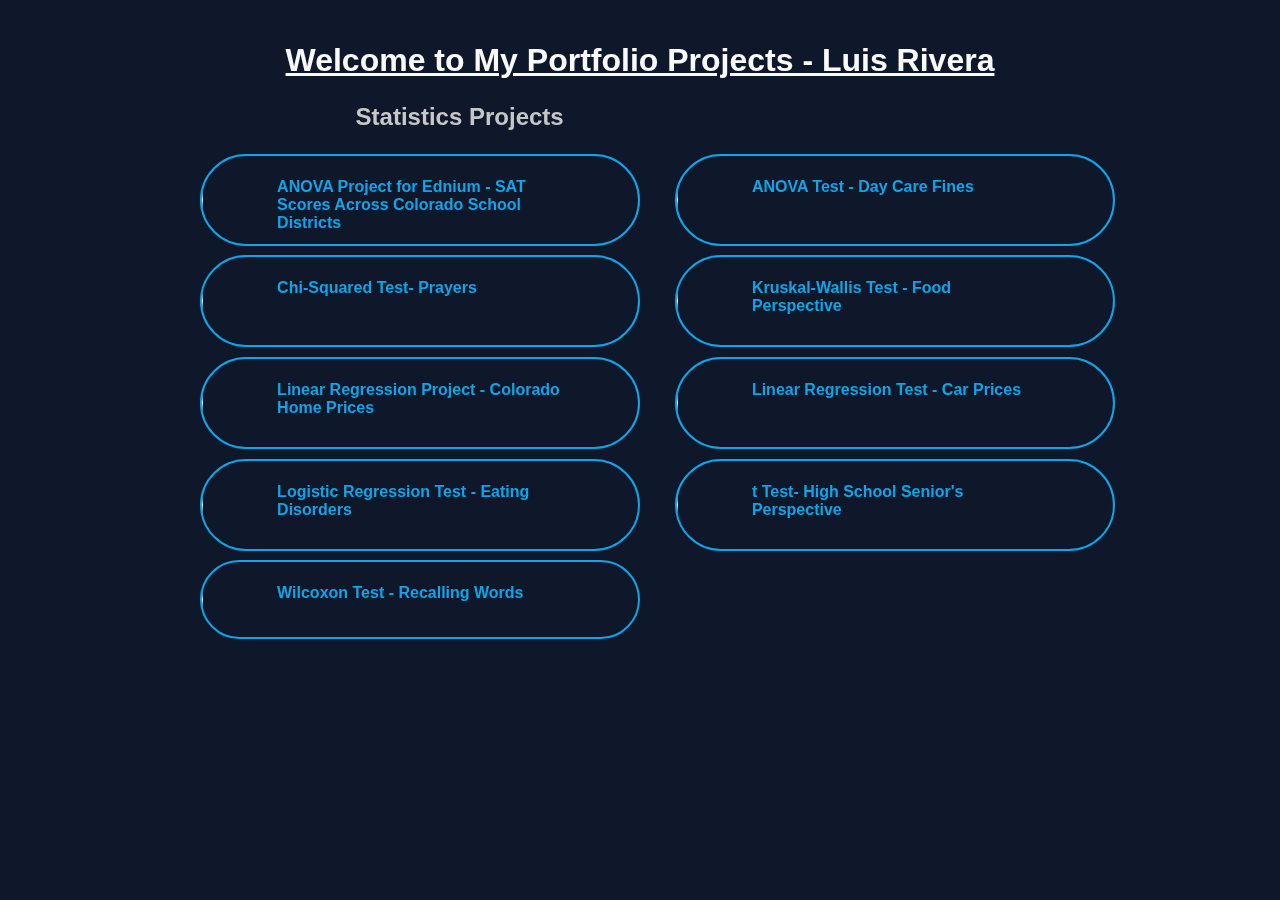
<file: docs/index.html>
<!-- When having created an html document add an exclamation point and hit enter and
     you will be given an outline to start with.-->

<!DOCTYPE html>
<html lang="en">
<head>
    <meta charset="UTF-8">
    <meta http-equiv="X-UA-Compatible" content="IE=edge">
    <meta name="viewport" content="width=device-width, initial-scale=1.0">
    <title>Luis Rivera Portfolio</title>
    <link rel="stylesheet" type="text/css" href="styles/style.css">
</head>
<h1 class="welcome">Welcome to My Portfolio Projects - Luis Rivera</h1>
<h2 class="first-header">Statistics Projects</h2>
<body>
    <div class="container">
      <a href="anova-project-colorado-sat-scores/index.html" class="button-1-class">ANOVA Project for Ednium - SAT Scores Across Colorado School Districts</a>
      <a href="anova-test-daycare/index.html" class="button-2-class">ANOVA Test - Day Care Fines</a> 
      <a href="chi-squared-test-prayers/index.html" class="button-3-class">Chi-Squared Test- Prayers </a>
      <a href="kruskal-wallis-test-food-perspective/index.html" class="button-4-class">Kruskal-Wallis Test - Food Perspective </a>
      <a href="linear-regression-project-colorado-home-prices/index.html" class="button-5-class">Linear Regression Project - Colorado Home Prices</a>
      <a href="linear-regression-test-car-prices/index.html" class="button-6-class">Linear Regression Test - Car Prices</a>
      <a href="logistic-regression-test-eating-disorders/index.html" class="button-7-class">Logistic Regression Test - Eating Disorders</a>
      <a href="t-test-hs-seniors-perspective/index.html" class="button-8-class">t Test- High School Senior's Perspective</a>
      <a href="wilcoxon-test-recalling-words/index.html" class="button-9-class">Wilcoxon Test - Recalling Words</a>
    </div>
</body>
</html>
</file>
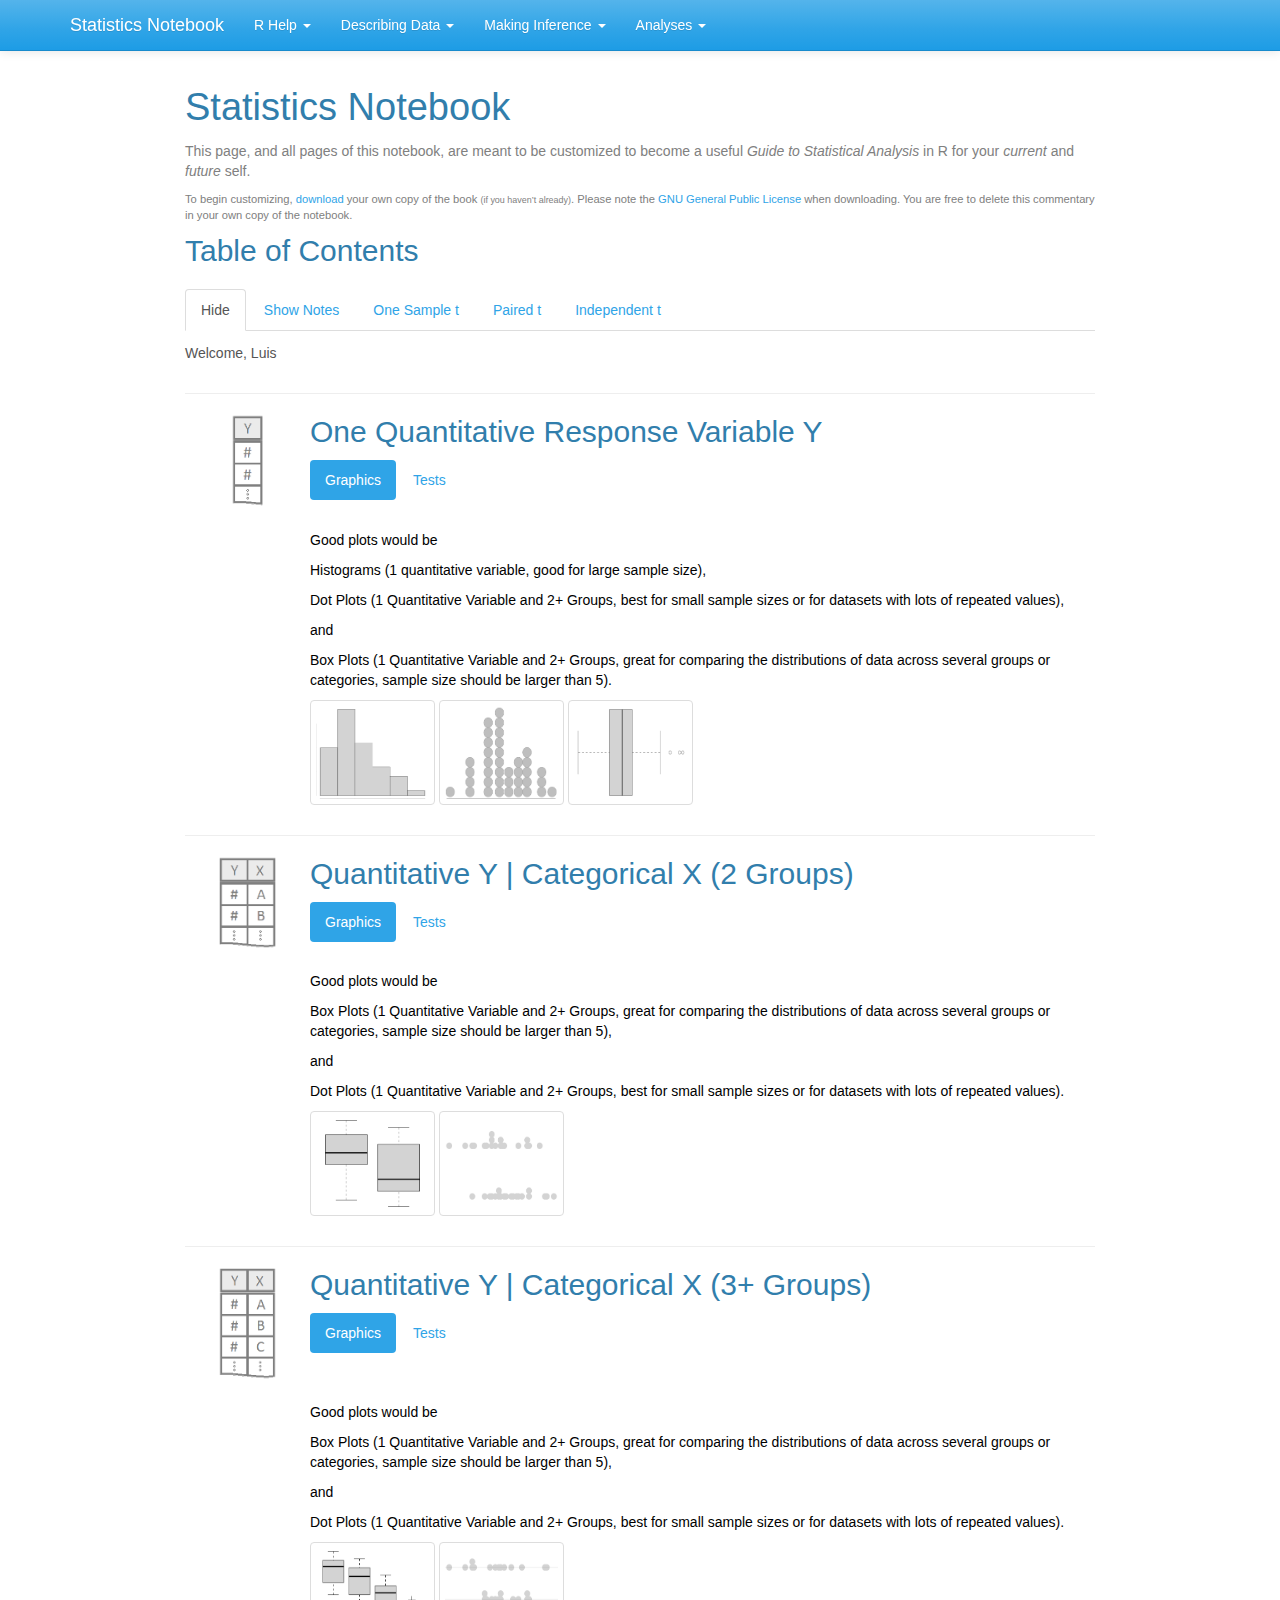
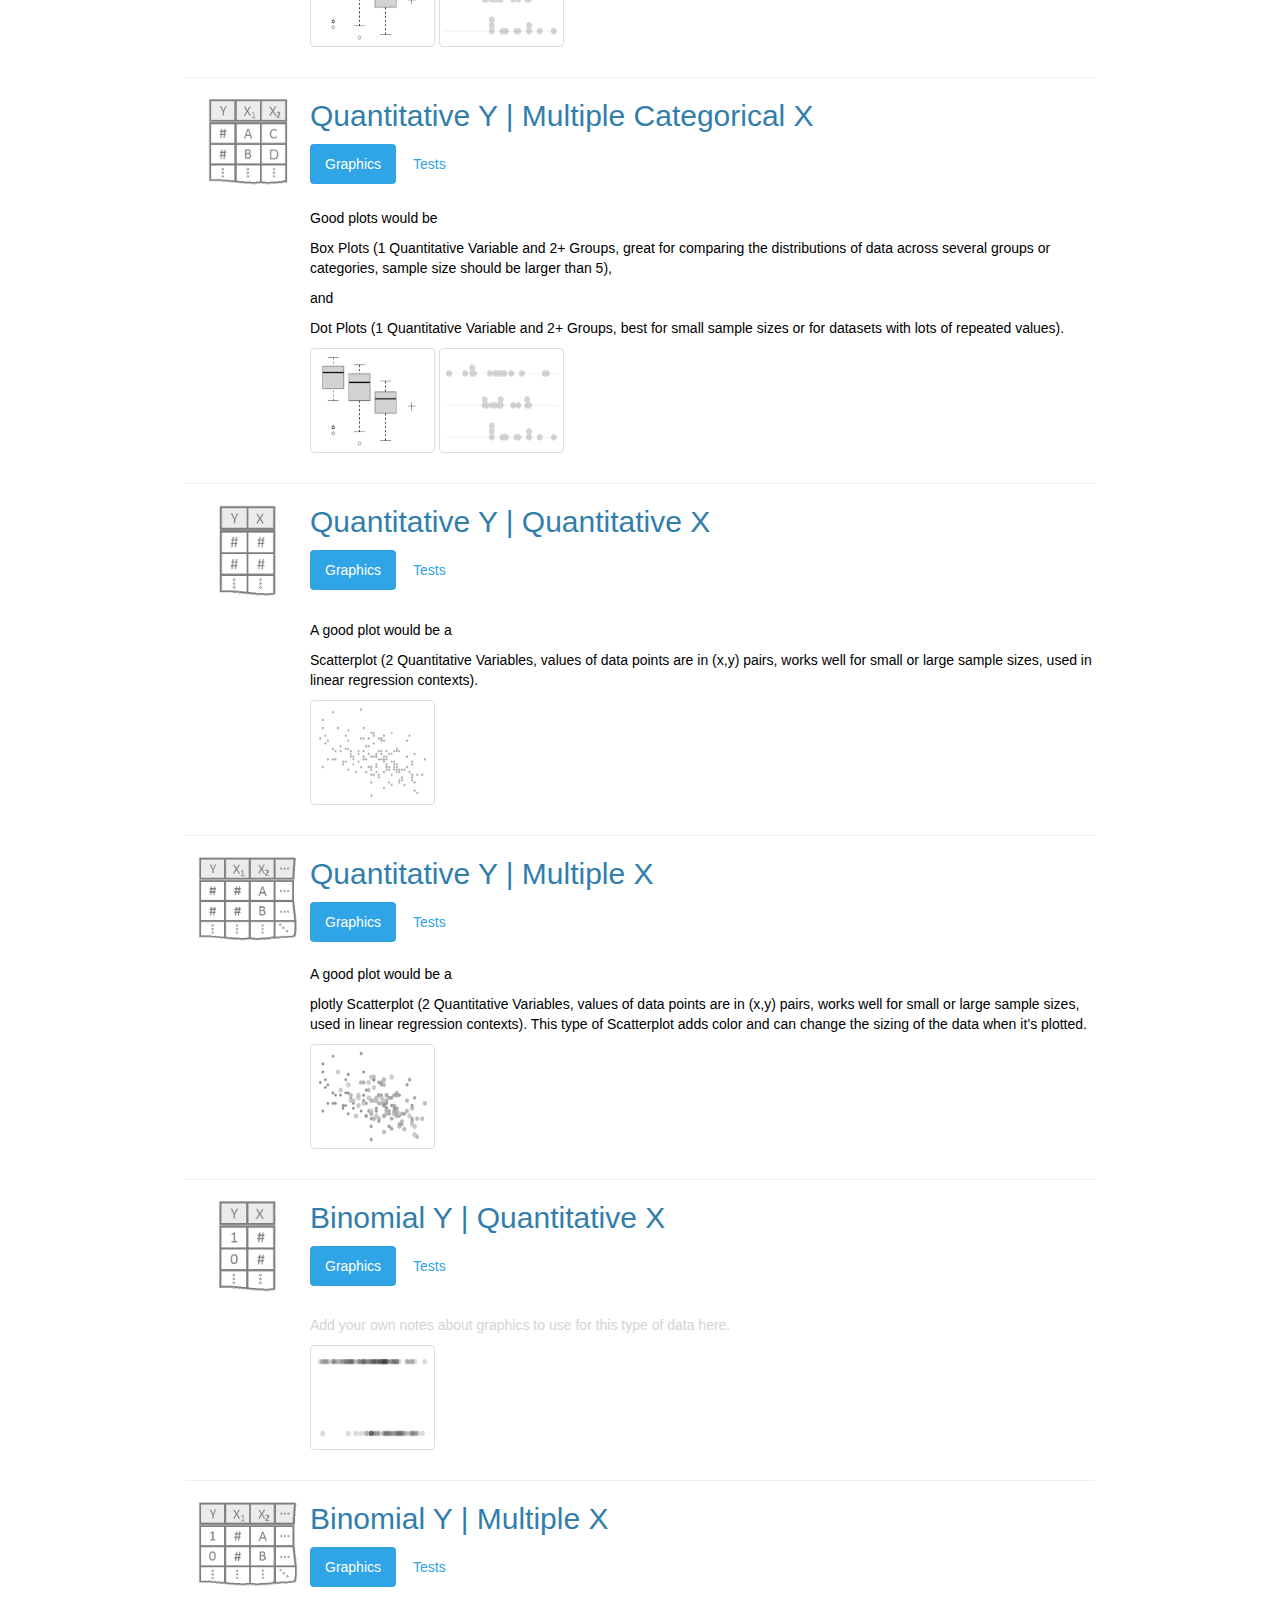
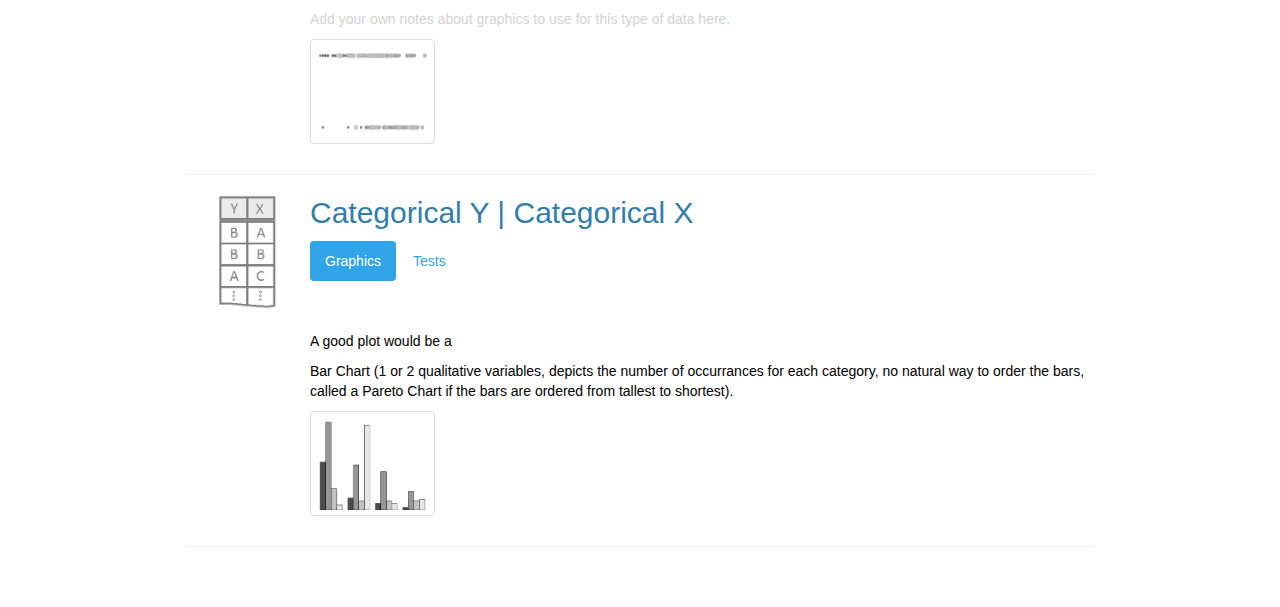
<file: MATH 325 Intermediate Statistics Projects/Statistics-Notebook-master/Statistics-Notebook-master/index.html>
<!DOCTYPE html>

<html>

<head>

<meta charset="utf-8" />
<meta name="generator" content="pandoc" />
<meta http-equiv="X-UA-Compatible" content="IE=EDGE" />




<title>Statistics Notebook</title>

<script src="site_libs/jquery-1.11.3/jquery.min.js"></script>
<meta name="viewport" content="width=device-width, initial-scale=1" />
<link href="site_libs/bootstrap-3.3.5/css/cerulean.min.css" rel="stylesheet" />
<script src="site_libs/bootstrap-3.3.5/js/bootstrap.min.js"></script>
<script src="site_libs/bootstrap-3.3.5/shim/html5shiv.min.js"></script>
<script src="site_libs/bootstrap-3.3.5/shim/respond.min.js"></script>
<style>h1 {font-size: 34px;}
       h1.title {font-size: 38px;}
       h2 {font-size: 30px;}
       h3 {font-size: 24px;}
       h4 {font-size: 18px;}
       h5 {font-size: 16px;}
       h6 {font-size: 12px;}
       code {color: inherit; background-color: rgba(0, 0, 0, 0.04);}
       pre:not([class]) { background-color: white }</style>
<script src="site_libs/navigation-1.1/tabsets.js"></script>
<script src="site_libs/accessible-code-block-0.0.1/empty-anchor.js"></script>

<style type="text/css">
  code{white-space: pre-wrap;}
  span.smallcaps{font-variant: small-caps;}
  span.underline{text-decoration: underline;}
  div.column{display: inline-block; vertical-align: top; width: 50%;}
  div.hanging-indent{margin-left: 1.5em; text-indent: -1.5em;}
  ul.task-list{list-style: none;}
    </style>


<style type="text/css">
  code {
    white-space: pre;
  }
  .sourceCode {
    overflow: visible;
  }
</style>
<style type="text/css" data-origin="pandoc">
code.sourceCode > span { display: inline-block; line-height: 1.25; }
code.sourceCode > span { color: inherit; text-decoration: inherit; }
code.sourceCode > span:empty { height: 1.2em; }
.sourceCode { overflow: visible; }
code.sourceCode { white-space: pre; position: relative; }
div.sourceCode { margin: 1em 0; }
pre.sourceCode { margin: 0; }
@media screen {
div.sourceCode { overflow: auto; }
}
@media print {
code.sourceCode { white-space: pre-wrap; }
code.sourceCode > span { text-indent: -5em; padding-left: 5em; }
}
pre.numberSource code
  { counter-reset: source-line 0; }
pre.numberSource code > span
  { position: relative; left: -4em; counter-increment: source-line; }
pre.numberSource code > span > a:first-child::before
  { content: counter(source-line);
    position: relative; left: -1em; text-align: right; vertical-align: baseline;
    border: none; display: inline-block;
    -webkit-touch-callout: none; -webkit-user-select: none;
    -khtml-user-select: none; -moz-user-select: none;
    -ms-user-select: none; user-select: none;
    padding: 0 4px; width: 4em;
    color: #aaaaaa;
  }
pre.numberSource { margin-left: 3em; border-left: 1px solid #aaaaaa;  padding-left: 4px; }
div.sourceCode
  {  background-color: #f8f8f8; }
@media screen {
code.sourceCode > span > a:first-child::before { text-decoration: underline; }
}
code span.al { color: #ef2929; } /* Alert */
code span.an { color: #8f5902; font-weight: bold; font-style: italic; } /* Annotation */
code span.at { color: #c4a000; } /* Attribute */
code span.bn { color: #0000cf; } /* BaseN */
code span.cf { color: #204a87; font-weight: bold; } /* ControlFlow */
code span.ch { color: #4e9a06; } /* Char */
code span.cn { color: #000000; } /* Constant */
code span.co { color: #8f5902; font-style: italic; } /* Comment */
code span.cv { color: #8f5902; font-weight: bold; font-style: italic; } /* CommentVar */
code span.do { color: #8f5902; font-weight: bold; font-style: italic; } /* Documentation */
code span.dt { color: #204a87; } /* DataType */
code span.dv { color: #0000cf; } /* DecVal */
code span.er { color: #a40000; font-weight: bold; } /* Error */
code span.ex { } /* Extension */
code span.fl { color: #0000cf; } /* Float */
code span.fu { color: #000000; } /* Function */
code span.im { } /* Import */
code span.in { color: #8f5902; font-weight: bold; font-style: italic; } /* Information */
code span.kw { color: #204a87; font-weight: bold; } /* Keyword */
code span.op { color: #ce5c00; font-weight: bold; } /* Operator */
code span.ot { color: #8f5902; } /* Other */
code span.pp { color: #8f5902; font-style: italic; } /* Preprocessor */
code span.sc { color: #000000; } /* SpecialChar */
code span.ss { color: #4e9a06; } /* SpecialString */
code span.st { color: #4e9a06; } /* String */
code span.va { color: #000000; } /* Variable */
code span.vs { color: #4e9a06; } /* VerbatimString */
code span.wa { color: #8f5902; font-weight: bold; font-style: italic; } /* Warning */

</style>
<script>
// apply pandoc div.sourceCode style to pre.sourceCode instead
(function() {
  var sheets = document.styleSheets;
  for (var i = 0; i < sheets.length; i++) {
    if (sheets[i].ownerNode.dataset["origin"] !== "pandoc") continue;
    try { var rules = sheets[i].cssRules; } catch (e) { continue; }
    for (var j = 0; j < rules.length; j++) {
      var rule = rules[j];
      // check if there is a div.sourceCode rule
      if (rule.type !== rule.STYLE_RULE || rule.selectorText !== "div.sourceCode") continue;
      var style = rule.style.cssText;
      // check if color or background-color is set
      if (rule.style.color === '' && rule.style.backgroundColor === '') continue;
      // replace div.sourceCode by a pre.sourceCode rule
      sheets[i].deleteRule(j);
      sheets[i].insertRule('pre.sourceCode{' + style + '}', j);
    }
  }
})();
</script>




<link rel="stylesheet" href="styles.css" type="text/css" />



<style type = "text/css">
.main-container {
  max-width: 940px;
  margin-left: auto;
  margin-right: auto;
}
img {
  max-width:100%;
}
.tabbed-pane {
  padding-top: 12px;
}
.html-widget {
  margin-bottom: 20px;
}
button.code-folding-btn:focus {
  outline: none;
}
summary {
  display: list-item;
}
pre code {
  padding: 0;
}
</style>


<style type="text/css">
.dropdown-submenu {
  position: relative;
}
.dropdown-submenu>.dropdown-menu {
  top: 0;
  left: 100%;
  margin-top: -6px;
  margin-left: -1px;
  border-radius: 0 6px 6px 6px;
}
.dropdown-submenu:hover>.dropdown-menu {
  display: block;
}
.dropdown-submenu>a:after {
  display: block;
  content: " ";
  float: right;
  width: 0;
  height: 0;
  border-color: transparent;
  border-style: solid;
  border-width: 5px 0 5px 5px;
  border-left-color: #cccccc;
  margin-top: 5px;
  margin-right: -10px;
}
.dropdown-submenu:hover>a:after {
  border-left-color: #adb5bd;
}
.dropdown-submenu.pull-left {
  float: none;
}
.dropdown-submenu.pull-left>.dropdown-menu {
  left: -100%;
  margin-left: 10px;
  border-radius: 6px 0 6px 6px;
}
</style>

<script type="text/javascript">
// manage active state of menu based on current page
$(document).ready(function () {
  // active menu anchor
  href = window.location.pathname
  href = href.substr(href.lastIndexOf('/') + 1)
  if (href === "")
    href = "index.html";
  var menuAnchor = $('a[href="' + href + '"]');

  // mark it active
  menuAnchor.tab('show');

  // if it's got a parent navbar menu mark it active as well
  menuAnchor.closest('li.dropdown').addClass('active');

  // Navbar adjustments
  var navHeight = $(".navbar").first().height() + 15;
  var style = document.createElement('style');
  var pt = "padding-top: " + navHeight + "px; ";
  var mt = "margin-top: -" + navHeight + "px; ";
  var css = "";
  // offset scroll position for anchor links (for fixed navbar)
  for (var i = 1; i <= 6; i++) {
    css += ".section h" + i + "{ " + pt + mt + "}\n";
  }
  style.innerHTML = "body {" + pt + "padding-bottom: 40px; }\n" + css;
  document.head.appendChild(style);
});
</script>

<!-- tabsets -->

<style type="text/css">
.tabset-dropdown > .nav-tabs {
  display: inline-table;
  max-height: 500px;
  min-height: 44px;
  overflow-y: auto;
  border: 1px solid #ddd;
  border-radius: 4px;
}

.tabset-dropdown > .nav-tabs > li.active:before {
  content: "";
  font-family: 'Glyphicons Halflings';
  display: inline-block;
  padding: 10px;
  border-right: 1px solid #ddd;
}

.tabset-dropdown > .nav-tabs.nav-tabs-open > li.active:before {
  content: "&#xe258;";
  border: none;
}

.tabset-dropdown > .nav-tabs.nav-tabs-open:before {
  content: "";
  font-family: 'Glyphicons Halflings';
  display: inline-block;
  padding: 10px;
  border-right: 1px solid #ddd;
}

.tabset-dropdown > .nav-tabs > li.active {
  display: block;
}

.tabset-dropdown > .nav-tabs > li > a,
.tabset-dropdown > .nav-tabs > li > a:focus,
.tabset-dropdown > .nav-tabs > li > a:hover {
  border: none;
  display: inline-block;
  border-radius: 4px;
  background-color: transparent;
}

.tabset-dropdown > .nav-tabs.nav-tabs-open > li {
  display: block;
  float: none;
}

.tabset-dropdown > .nav-tabs > li {
  display: none;
}
</style>

<!-- code folding -->




</head>

<body>


<div class="container-fluid main-container">




<div class="navbar navbar-default  navbar-fixed-top" role="navigation">
  <div class="container">
    <div class="navbar-header">
      <button type="button" class="navbar-toggle collapsed" data-toggle="collapse" data-target="#navbar">
        <span class="icon-bar"></span>
        <span class="icon-bar"></span>
        <span class="icon-bar"></span>
      </button>
      <a class="navbar-brand" href="index.html">Statistics Notebook</a>
    </div>
    <div id="navbar" class="navbar-collapse collapse">
      <ul class="nav navbar-nav">
        <li class="dropdown">
  <a href="#" class="dropdown-toggle" data-toggle="dropdown" role="button" aria-expanded="false">
    R Help
     
    <span class="caret"></span>
  </a>
  <ul class="dropdown-menu" role="menu">
    <li>
      <a href="RCommands.html">R Commands</a>
    </li>
    <li>
      <a href="RMarkdownHints.html">R Markdown Hints</a>
    </li>
    <li>
      <a href="RCheatSheetsAndNotes.html">R Cheatsheets &amp; Notes</a>
    </li>
    <li>
      <a href="DataSources.html">Data Sources</a>
    </li>
  </ul>
</li>
<li class="dropdown">
  <a href="#" class="dropdown-toggle" data-toggle="dropdown" role="button" aria-expanded="false">
    Describing Data
     
    <span class="caret"></span>
  </a>
  <ul class="dropdown-menu" role="menu">
    <li>
      <a href="GraphicalSummaries.html">Graphical Summaries</a>
    </li>
    <li>
      <a href="NumericalSummaries.html">Numerical Summaries</a>
    </li>
  </ul>
</li>
<li class="dropdown">
  <a href="#" class="dropdown-toggle" data-toggle="dropdown" role="button" aria-expanded="false">
    Making Inference
     
    <span class="caret"></span>
  </a>
  <ul class="dropdown-menu" role="menu">
    <li>
      <a href="MakingInference.html">Making Inference</a>
    </li>
    <li>
      <a href="tTests.html">t Tests</a>
    </li>
    <li>
      <a href="WilcoxonTests.html">Wilcoxon Tests</a>
    </li>
    <li>
      <a href="ANOVA.html">ANOVA</a>
    </li>
    <li>
      <a href="Kruskal.html">Kruskal-Wallis</a>
    </li>
    <li>
      <a href="LinearRegression.html">Linear Regression</a>
    </li>
    <li>
      <a href="LogisticRegression.html">Logistic Regression</a>
    </li>
    <li>
      <a href="ChiSquaredTests.html">Chi Squared Tests</a>
    </li>
    <li>
      <a href="PermutationTests.html">Randomization Testing</a>
    </li>
  </ul>
</li>
<li class="dropdown">
  <a href="#" class="dropdown-toggle" data-toggle="dropdown" role="button" aria-expanded="false">
    Analyses
     
    <span class="caret"></span>
  </a>
  <ul class="dropdown-menu" role="menu">
    <li>
      <a href="./Analyses/AnalysisRubric.html">Analysis Rubric</a>
    </li>
    <li>
      <a href="./Analyses/StudentHousing.html">Good Example Analysis</a>
    </li>
    <li>
      <a href="./Analyses/StudentHousingPOOR.html">Poor Example Analysis</a>
    </li>
    <li>
      <a href="./Analyses/Rent.html">Rent</a>
    </li>
    <li>
      <a href="./Analyses/Stephanie.html">Stephanie</a>
    </li>
    <li>
      <a href="./Analyses/t Tests/HighSchoolSeniors.html">High School Seniors</a>
    </li>
    <li>
      <a href="./Analyses/Wilcoxon Tests/RecallingWords.html">Recalling Words</a>
    </li>
    <li>
      <a href="./Analyses/ANOVA/DayCare.html">Day Care</a>
    </li>
    <li>
      <a href="./Analyses/Kruskal-Wallis/Food.html">Food</a>
    </li>
    <li>
      <a href="./Analyses/Linear Regression/MySimpleLinearRegression.html">My Simple Linear Regression</a>
    </li>
    <li>
      <a href="./Analyses/Linear Regression/CarPrices.html">Car Prices</a>
    </li>
    <li>
      <a href="./Analyses/Logistic Regression/MyLogisticRegression.html">My Logistic Regression</a>
    </li>
    <li>
      <a href="./Analyses/Chi Squared Tests/MyChiSquaredTest.html">My Chi-sqaured Test</a>
    </li>
  </ul>
</li>
      </ul>
      <ul class="nav navbar-nav navbar-right">
        
      </ul>
    </div><!--/.nav-collapse -->
  </div><!--/.container -->
</div><!--/.navbar -->

<div id="header">



<h1 class="title toc-ignore">Statistics Notebook</h1>

</div>


<!-- You can delete the following copyright statement if you wish: -->
<div style="color:gray;">
<!-- Code to change the following paragraphs to gray text -->
<p>This page, and all pages of this notebook, are meant to be customized to become a useful <em>Guide to Statistical Analysis</em> in R for your <em>current</em> and <em>future</em> self.</p>
<div style="font-size:.8em;">
<!-- Code to shrink font-size of following paragraph -->
<p>To begin customizing, <a href="https://github.com/saundersg/Statistics-Notebook">download</a> your own copy of the book <span style="font-size:.8em;">(if you haven’t already)</span>. Please note the <a href="https://choosealicense.com/licenses/gpl-3.0/">GNU General Public License</a> when downloading. You are free to delete this commentary in your own copy of the notebook.</p>
</div>
<!-- Ends smaller font-size section -->
</div>
<!-- End gray text section -->
<!-- End of download and copyright instructions. -->
<div id="table-of-contents" class="section level2">
<h2>Table of Contents</h2>
<!-- This is how to comment text out. You can comment out the above instructions if you wish. Comments allow the text to remain in the Rmd file, but not be displayed in the html file. -->
</div>
<div id="section" class="section level2 tabset tabset-fade">
<h2></h2>
<div id="hide" class="section level3">
<h3>Hide</h3>
<p>Welcome, Luis</p>
</div>
<div id="show-notes" class="section level3">
<h3>Show Notes</h3>
<!-- This is a great place to add general notes, then "Knit" the file to have your notes show up in your Statistics-Notebook. --------------- -->
<p>install.packages(“tidyverse”)</p>
<p>library(tidyverse)</p>
<p>install.packages(“mosaic”)</p>
<p>library(mosaic)</p>
<p>install.packages(“pander”)</p>
<p>library(pander)</p>
<p>#Week #2 Notes</p>
<p>library(mosaic)</p>
<p>library(tidyverse)</p>
<p>library(pander)</p>
<p>View(KidsFeet)</p>
<p>boxplot(length ~ sex, data=KidsFeet)</p>
<p>KidsFeet %&gt;% group_by(sex) %&gt;% summarise(min=min(length),Q1=quantile(length,.25),median=median(length), Q3=quantile(length,.75),max=max(length)) %&gt;% pander()</p>
<p>KidsFeet %&gt;% group_by(sex) %&gt;% summarise(min=min(length),Q1=quantile(length,.25),median=median(length), Q3=quantile(length,.75),max=max(length),mean=mean(length),stdev=sd(length),n=n()) %&gt;% pander()</p>
<p>barplot(table(KidsFeet$sex))</p>
<p>pander(table(KidsFeet$sex))</p>
<p>plot(length ~ width, data=KidsFeet)</p>
<p>KidsFeet %&gt;% summarise(Correlation=cor(length,width)) %&gt;% pander()</p>
<p>Wow! I typed some words. Some <span style="color:blue;">blue words</span>, some <span style="background-color:yellow;">highlighted words</span>, some <span style="font-size:2em;">big words</span>.</p>
<p>Make a link to a meaningful page of the Statistics-Notebook: <a href="RMarkdownHints.html">Customization Help</a> &lt;- Read through this page!</p>
<p>Or to a page on the internet: <a href="http://www.stat.columbia.edu/~tzheng/files/Rcolor.pdf">R Colors</a></p>
<p>#Week 2 Notes</p>
<p>#Monday</p>
<p>library(mosaic)</p>
<p>library(tidyverse)</p>
<p>library(pander)</p>
<p>View(KidsFeet)</p>
<p>boxplot(length ~ sex, data=KidsFeet)</p>
<p>KidsFeet %&gt;% group_by(sex) %&gt;% summarise(min=min(length),Q1=quantile(length,.25),median=median(length), Q3=quantile(length,.75),max=max(length)) %&gt;% pander()</p>
<p>KidsFeet %&gt;% group_by(sex) %&gt;% summarise(min=min(length),Q1=quantile(length,.25),median=median(length), Q3=quantile(length,.75),max=max(length),mean=mean(length),stdev=sd(length),n=n()) %&gt;% pander()</p>
<p>barplot(table(KidsFeet$sex))</p>
<p>pander(table(KidsFeet$sex))</p>
<p>plot(length ~ width, data=KidsFeet)</p>
<p>KidsFeet %&gt;% summarise(Correlation=cor(length,width)) %&gt;% pander()</p>
<p>#Wednesday</p>
<p>library(tidyverse) library(pander) sort(table(starwars$homeworld))</p>
<p>rev(sort(table(starwars$homeworld)))</p>
<p>table(starwars<span class="math inline">\(sex,starwars\)</span>gender)</p>
<p>###How to Filter</p>
<p>Example 1</p>
<p>View(Births78)</p>
<p>BirthsWedThu &lt;- filter(Births78, wday %in% c(“Wed”,“Thu”))</p>
<p>t.test(births ~ wday, data=BirthsWedThu, mu=0, alternative=“two.sided”, conf.level=0.95)</p>
<p>sw2&lt;-filter(starwars,homeworld%in%c(“Naboo”,“Tatooine”))sw2 &lt;- filter(starwars, homeworld %in% c(“Naboo”,“Tatooine”))</p>
<p>sw2 &lt;- starwars %&gt;% filter(homeworld %in% c(“Naboo”,“Tatooine”))</p>
<p>sw3 &lt;- filter(starwars, homeworld %in% c(“Naboo”,“Tatooine”) &amp; species == “Human”)</p>
<p>sw4 &lt;- select(starwars, c(“name”,“height”,“mass”))</p>
<p>sw5 &lt;- select(starwars, sort(colnames(starwars)))</p>
<p>pander(table(starwars$hair_color))</p>
<p>starwars %&gt;% filter(!is.na(sex)) %&gt;% group_by(sex) %&gt;% summarise(meanMass = mean(mass,na.rm=TRUE),StDevMass=sd(mass,na.rm=TRUE)) %&gt;% pander()</p>
<p>starwars %&gt;% filter(!is.na(sex)) %&gt;% group_by(sex) %&gt;% summarise(meanMass = mean(mass,na.rm=TRUE),StDevMass=sd(mass,na.rm=TRUE),SampleSize=n()) %&gt;% pander()</p>
<p>sw6 &lt;- mutate(starwars, Ratio=height/mass)</p>
<p>sw2 &lt;- starwars</p>
<p>sw2<span class="math inline">\(Ratio &lt;- starwars\)</span>height/starwars$mass</p>
<p>stripchart(Utilities$totalbill, method=“stack”)</p>
<p>boxplot(Utilities$totalbill)</p>
<p>hist(Utilities$totalbill)</p>
<p>mean(circumference ~ age, data=Orange)</p>
<p>plot(circumference ~ age, data=Orange)</p>
<p>abline(h=100, lty=2)</p>
<p>#Week 3 Notes</p>
<p>#“ylim” helps scale a graph. hist(KidsFeet$length, col = “orange”, xlab=“Length”, ylim = c(0,12), main = “Length of Kids FeetIn Centimeters”)</p>
<p>###Boxplot Example</p>
<p>ggplot(KidsFeet, aes(x=factor(sex),y=length)) + geom_boxplot(fill=“skyblue”, color=“black”) + labs(title=“Foot length vs Gender for Children”,x=“Gender”,y=“Length (cm)”)</p>
<p>###Histogram Example</p>
<p>hist(KidsFeet$length, col = “orange”, xlab=“Length (cm)”, # Adjusting Y limit ylim = c(0,12), main = “Length of Kids Feet”)</p>
<p>###Scatterplot with Legend Example</p>
<p>palette(c(“blue”,“pink”)) plot(length ~ width, data=KidsFeet, xlab=“Width of Foot (cm)”,ylab=“Length of Foot (cm)”, main=“Fourth Grade Classroom Foot Sizes from Mary Meyer’s Ann Arbor, MI Class Oct 1997”, col=sex,pch=16) legend(“topleft”,c(“Boys”,“Girls”),pch=16,col=c(“blue”,“pink”))</p>
<p>###Barplot with Legend Example</p>
<p>barplot(table(KidsFeet<span class="math inline">\(sex,KidsFeet\)</span>domhand),beside=TRUE, main= “Fourth Grade Classroom Gender vs Dominant Hand from Mary Meyer’s Ann Arbor, MI Class Oct 1997”, xlab=“Dominant Hand”,ylab=“Frequency”,col=c(“blue”,“pink”)) legend(“topleft”,c(“Boys”,“Girls”),pch=16,col=c(“blue”,“pink”))</p>
<p>#Week 4 Notes</p>
</div>
<div id="one-sample-t" class="section level3">
<h3>One Sample t</h3>
<p>t_test(KidsFeet$length, mu = 28)</p>
<p>qqPlot(KidsFeet$length)</p>
<p>hist(KidsFeet$length)</p>
</div>
<div id="paired-t" class="section level3">
<h3>Paired t</h3>
<p>differences &lt;- KidsFeet<span class="math inline">\(length - 3*KidsFeet\)</span>width</p>
<p>t.test(differences, mu = 0, alternative = “two.sided”, conf.level = 0.95) ## another way to do the same test##</p>
<p>t.test(KidsFeet<span class="math inline">\(length, 3*KidsFeet\)</span>width, paired=TRUE, mu=0, alternative=“two.sided”,conf.level=0.99)</p>
<p>qqPlot(differences)</p>
<p>hist(differences)</p>
</div>
<div id="independent-t" class="section level3">
<h3>Independent t</h3>
<p>t.test(length ~ sex, data=KidsFeet, mu = 0, alternative = ‘two.sided’, conf.level = 0.95)</p>
<p>qqPlot(length ~ sex, data=KidsFeet)</p>
<p>stripchart(length ~ sex, data=KidsFeet, method=“stack”,pch=16)</p>
<div class="sourceCode" id="cb1"><pre class="sourceCode r"><code class="sourceCode r"><span id="cb1-1"><a href="#cb1-1"></a><span class="kw">mean</span>(airquality<span class="op">$</span>Temp)</span></code></pre></div>
<pre><code>## [1] 77.88235</code></pre>
<!-- End your notes before here. ------------------------------------- -->
</div>
</div>
<div id="section-1" class="section level2">
<h2></h2>
<hr />
<div class="tooltipimage" style="float:left;width:125px;" align="center">
<p><img src="Images/QuantY.png" width=35px;> <span class="tooltipimagetext">Y is a single quantitative variable of interest. This would be like “heights” of BYU-Idaho students.</span></p>
</div>
</div>
<div id="one-quantitative-response-variable-y" class="section level2 tabset tabset-pills">
<h2>One Quantitative Response Variable Y</h2>
<div id="graphics" class="section level3">
<h3>Graphics</h3>
<div style="padding-left:125px;color:black;">
<!-- Add your customizations in the area below: -->
<p>Good plots would be</p>
<p>Histograms (1 quantitative variable, good for large sample size),</p>
<p>Dot Plots (1 Quantitative Variable and 2+ Groups, best for small sample sizes or for datasets with lots of repeated values),</p>
<p>and</p>
<p>Box Plots (1 Quantitative Variable and 2+ Groups, great for comparing the distributions of data across several groups or categories, sample size should be larger than 5).</p>
<p><a href="GraphicalSummaries.html#histogram"> <img class="myhover" src="Images/histogram.png" alt="Histogram" title="Histogram"> </a> <a href="GraphicalSummaries.html#dot-plots"> <img class="myhover" src="Images/dotplotsingle.png" alt="Dot Plot" title="Dot Plot"> </a> <a href="GraphicalSummaries.html#boxplots"> <img class="myhover" src="Images/boxplotsingle.png" alt="Boxplot" title="Boxplot"> </a></p>
<!--- End your notes before here.  ------------------>
</div>
</div>
<div id="tests" class="section level3">
<h3>Tests</h3>
<div style="padding-left:125px;color:black;">
<!-- Add your customizations in the area below: -->
<p>If normal assumption is met, <a href="tTests.html">t_test</a></p>
<p>Analysis - <a href="Analyses/t%20Tests/HighSchoolSeniors.html">HS Senior</a></p>
<!--- End of Add content area.  ------------------>
</div>
</div>
</div>
<div id="section-2" class="section level1">
<h1></h1>
<div style="clear:both;">

</div>
<hr />
<div class="tooltipimage" style="float:left;width:125px;" align="center">
<p><img src="Images/QuantYQualXg2.png" width=59px;> <span class="tooltipimagetext">Y is a single quantitative variable of interest. This would be like “heights” of BYU-Idaho students. X is a qualitative (categorical) variable of interest like “gender” that has just two groups “A” and “B”. So this logo represents situtations where we would want to compare heights of male (group A) and female (group B) students.</span></p>
</div>
<div id="quantitative-y-categorical-x-2-groups" class="section level2 tabset tabset-pills">
<h2>Quantitative Y | Categorical X (2 Groups)</h2>
<div id="graphics-1" class="section level3">
<h3>Graphics</h3>
<div style="padding-left:125px;color:black;">
<!-- Add your customizations in the area below: -->
<p>Good plots would be</p>
<p>Box Plots (1 Quantitative Variable and 2+ Groups, great for comparing the distributions of data across several groups or categories, sample size should be larger than 5),</p>
<p>and</p>
<p>Dot Plots (1 Quantitative Variable and 2+ Groups, best for small sample sizes or for datasets with lots of repeated values).</p>
<p><a href="GraphicalSummaries.html#boxplots"> <img class="myhover" src="Images/boxplot.png" alt="Side-by-side Boxplots" title="Side-by-side Boxplots"> </a> <a href="GraphicalSummaries.html#dot-plots"> <img class="myhover" src="Images/dotplotdouble.png" alt="Dot Plot" title="Side-by-side Dot Plots"> </a></p>
<!--- End of Add content area.  ------------------>
</div>
</div>
<div id="tests-1" class="section level3">
<h3>Tests</h3>
<div style="padding-left:125px;color:lightgray;">
<!-- Add your customizations in the area below: -->
<!--- End of Add content area.  ------------------>
</div>
</div>
</div>
<div id="section-3" class="section level2">
<h2></h2>
<div style="clear:both;">

</div>
<hr />
<div class="tooltipimage" style="float:left;width:125px;" align="center">
<p><img src="Images/QuantYQualXg3plus.png" width=59px;> <span class="tooltipimagetext">Y is a single quantitative variable of interest, like “heights” of BYU-Idaho students. X is a categorical (qualitative) variable like which Math 221 you took, 221A, 221B, or 221C. In other words, X has three or more groups. So “Classrank” could be X, with groups “Freshman”, “Sophomore”, “Junior”, and “Senior”.</span></p>
</div>
</div>
<div id="quantitative-y-categorical-x-3-groups" class="section level2 tabset tabset-pills">
<h2>Quantitative Y | Categorical X (3+ Groups)</h2>
<div id="graphics-2" class="section level3">
<h3>Graphics</h3>
<div style="padding-left:125px;color:black;">
<!-- Add your customizations in the area below: -->
<p>Good plots would be</p>
<p>Box Plots (1 Quantitative Variable and 2+ Groups, great for comparing the distributions of data across several groups or categories, sample size should be larger than 5),</p>
<p>and</p>
<p>Dot Plots (1 Quantitative Variable and 2+ Groups, best for small sample sizes or for datasets with lots of repeated values).</p>
<p><a href="GraphicalSummaries.html#boxplots"> <img class="myhover" src="Images/boxplotthree.png" alt="Side-by-side Boxplots" title="Side-by-side Boxplots 3+ Groups"> </a> <a href="GraphicalSummaries.html#dot-plots"> <img class="myhover" src="Images/dotplottriple.png" alt="Side-by-side Dot Plots" title="Side-by-side Dot Plots 3+ Groups"> </a></p>
<!--- End of Add content area.  ------------------>
</div>
</div>
<div id="tests-2" class="section level3">
<h3>Tests</h3>
<div style="padding-left:125px;color:lightgray;">
<!-- Add your customizations in the area below: -->
<p>Add your own notes about appropriate inferential procedures for this type of data here.</p>
<!--- End of Add content area.  ------------------>
</div>
</div>
</div>
</div>
<div id="section-4" class="section level1">
<h1></h1>
<div style="clear:both;">

</div>
<hr />
<div class="tooltipimage" style="float:left;width:125px;" align="center">
<p><img src="Images/QuantYMultQualX.png" width=80px;> <span class="tooltipimagetext">Y is a single quantitative variable of interest, like “heights” of BYU-Idaho students. X1 is a categorical (qualitative) variable like gender, with levels “boy” and “girl.” X2 is another categorical (qualitative) variable like “Classrank” with levels “Freshman”, “Sophomore”, and “Junior”. Of course, both X1 and X2 can have as many levels as you want to work with, but must have at least two levels each.</span></p>
</div>
<div id="quantitative-y-multiple-categorical-x" class="section level2 tabset tabset-pills">
<h2>Quantitative Y | Multiple Categorical X</h2>
<div id="graphics-3" class="section level3">
<h3>Graphics</h3>
<div style="padding-left:125px;color:black;">
<!-- Add your customizations in the area below: -->
<p>Good plots would be</p>
<p>Box Plots (1 Quantitative Variable and 2+ Groups, great for comparing the distributions of data across several groups or categories, sample size should be larger than 5),</p>
<p>and</p>
<p>Dot Plots (1 Quantitative Variable and 2+ Groups, best for small sample sizes or for datasets with lots of repeated values).</p>
<p><a href="GraphicalSummaries.html#boxplots"> <img class="myhover" src="Images/boxplotthree.png" alt="Side-by-side Boxplots" title="Side-by-side Boxplots 3+ Groups"> </a> <a href="GraphicalSummaries.html#dot-plots"> <img class="myhover" src="Images/dotplottriple.png" alt="Side-by-side Dot Plots" title="Side-by-side Dot Plots 3+ Groups"> </a></p>
<!--- End of Add content area.  ------------------>
</div>
</div>
<div id="tests-3" class="section level3">
<h3>Tests</h3>
<div style="padding-left:125px;color:lightgray;">
<!-- Add your customizations in the area below: -->
<p>Add your own notes about appropriate inferential procedures for this type of data here.</p>
<!--- End of Add content area.  ------------------>
</div>
</div>
</div>
</div>
<div id="section-5" class="section level1">
<h1></h1>
<div style="clear:both;">

</div>
<hr />
<div class="tooltipimage" style="float:left;width:125px;" align="center">
<p><img src="Images/QuantYQuantX.png" width=59px;> <span class="tooltipimagetext">Y is a single quantitative variable of interest, like “height”. X is another single quantitative variable of interest, like “shoe-size”. This would imply we are using “shoe-size” (X) to explain “height” (Y).</span></p>
</div>
<div id="quantitative-y-quantitative-x" class="section level2 tabset tabset-pills">
<h2>Quantitative Y | Quantitative X</h2>
<div id="graphics-4" class="section level3">
<h3>Graphics</h3>
<div style="padding-left:125px;color:black;">
<!-- Add your customizations in the area below: -->
<p>A good plot would be a</p>
<p>Scatterplot (2 Quantitative Variables, values of data points are in (x,y) pairs, works well for small or large sample sizes, used in linear regression contexts).</p>
<p><a href="GraphicalSummaries.html#scatterplots"> <img class="myhover" src="Images/scatterplot.png" alt="Scatterplot" title="Scatterplot"> </a></p>
<!--- End of Add content area.  ------------------>
</div>
</div>
<div id="tests-4" class="section level3">
<h3>Tests</h3>
<div style="padding-left:125px;color:lightgray;">
<!-- Add your customizations in the area below: -->
<p>Add your own notes about appropriate inferential procedures for this type of data here.</p>
<!--- End of Add content area.  ------------------>
</div>
</div>
</div>
</div>
<div id="section-6" class="section level1">
<h1></h1>
<div style="clear:both;">

</div>
<hr />
<div class="tooltipimage" style="float:left;width:125px;" align="center">
<p><img src="Images/QuantYMultX.png" width=100px;> <span class="tooltipimagetext">Y is a single quantitative variable of interest, like height. While we could use an X1 of “shoe-size” to explain height, we might also want to use a second x-variable, X2, like “gender” to help explain height. Further x-variables could also be used.</span></p>
</div>
<div id="quantitative-y-multiple-x" class="section level2 tabset tabset-pills">
<h2>Quantitative Y | Multiple X</h2>
<div id="graphics-5" class="section level3">
<h3>Graphics</h3>
<div style="padding-left:125px;color:black;">
<!-- Add your customizations in the area below: -->
<p>A good plot would be a</p>
<p>plotly Scatterplot (2 Quantitative Variables, values of data points are in (x,y) pairs, works well for small or large sample sizes, used in linear regression contexts). This type of Scatterplot adds color and can change the sizing of the data when it’s plotted.</p>
<p><a href="GraphicalSummaries.html#scatterplots"> <img class="myhover" src="Images/scatterplotmany.png" alt="Scatterplot" title="Scatterplot with Color and Sizing"> </a></p>
<!--- End of Add content area.  ------------------>
</div>
</div>
<div id="tests-5" class="section level3">
<h3>Tests</h3>
<div style="padding-left:125px;color:lightgray;">
<!-- Add your customizations in the area below: -->
<p>Add your own notes about appropriate inferential procedures for this type of data here.</p>
<!--- End of Add content area.  ------------------>
</div>
</div>
</div>
</div>
<div id="section-7" class="section level1">
<h1></h1>
<div style="clear:both;">

</div>
<hr />
<div class="tooltipimage" style="float:left;width:125px;" align="center">
<p><img src="Images/BinomYQuantX.png" width=59px;> <span class="tooltipimagetext">Y is a single categorical (qualitative) variable of interest where 1 (success) or 0 (failure) are the only possible values for Y. This would be like “getting an A in Math 325” where 1 means you got an A and 0 means you didn’t. We might use an explanatory variable X of “height” to see if taller students are more likely to get an A in Math 325 than shorter students. (They aren’t, if you were wondering.)</span></p>
</div>
<div id="binomial-y-quantitative-x" class="section level2 tabset tabset-pills">
<h2>Binomial Y | Quantitative X</h2>
<div id="graphics-6" class="section level3">
<h3>Graphics</h3>
<div style="padding-left:125px;color:lightgray;">
<!-- Add your customizations in the area below: -->
<p>Add your own notes about graphics to use for this type of data here.</p>
<p><a href="GraphicalSummaries.html#scatterplots"> <img class="myhover" src="Images/scatterplotbinomY.png" alt="Scatterplot with Binomial Y" title="Scatterplot with Binomial Y"> </a></p>
<!--- End of Add content area.  ------------------>
</div>
</div>
<div id="tests-6" class="section level3">
<h3>Tests</h3>
<div style="padding-left:125px;color:lightgray;">
<!-- Add your customizations in the area below: -->
<p>Add your own notes about appropriate inferential procedures for this type of data here.</p>
<!--- End of Add content area.  ------------------>
</div>
</div>
</div>
</div>
<div id="section-8" class="section level1">
<h1></h1>
<div style="clear:both;">

</div>
<hr />
<div class="tooltipimage" style="float:left;width:125px;" align="center">
<p><img src="Images/BinomYMultX.png" width=100px;> <span class="tooltipimagetext">Y is a single categorical (qualitative) variable of interest where 1 (success) or 0 (failure) are the only possible values for Y. This would be like “getting an A in Math 325” where 1 means you got an A and 0 means you didn’t. We might use an explanatory variable X1 of “height” and a second explanatory variable X2 of “gender” to try to predict whether or not a student will get an A in Math 325.</span></p>
</div>
<div id="binomial-y-multiple-x" class="section level2 tabset tabset-pills">
<h2>Binomial Y | Multiple X</h2>
<div id="graphics-7" class="section level3">
<h3>Graphics</h3>
<div style="padding-left:125px;color:lightgray;">
<!-- Add your customizations in the area below: -->
<p>Add your own notes about graphics to use for this type of data here.</p>
<p><a href="GraphicalSummaries.html#scatterplots"> <img class="myhover" src="Images/scatterplotbinomYmult.png" alt="Scatterplot with Binomial Y" title="Scatterplot with Binomial Y, including coloring and shading"> </a></p>
<!--- End of Add content area.  ------------------>
</div>
</div>
<div id="tests-7" class="section level3">
<h3>Tests</h3>
<div style="padding-left:125px;color:lightgray;">
<!-- Add your customizations in the area below: -->
<p>Add your own notes about appropriate inferential procedures for this type of data here.</p>
<!--- End of Add content area.  ------------------>
</div>
</div>
</div>
</div>
<div id="section-9" class="section level1">
<h1></h1>
<div style="clear:both;">

</div>
<hr />
<div class="tooltipimage" style="float:left;width:125px;" align="center">
<p><img src="Images/QualYQualX.png" width=59px;> <span class="tooltipimagetext">Y is a single categorical variable of interest, like gender. X is another categorical variable of interest, like “hair color”. This type of data would help us understand if men or women are more likely to have certain hair colors than the other gender.</span></p>
</div>
<div id="categorical-y-categorical-x" class="section level2 tabset tabset-pills">
<h2>Categorical Y | Categorical X</h2>
<div id="graphics-8" class="section level3">
<h3>Graphics</h3>
<div style="padding-left:125px;color:black;">
<!-- Add your customizations in the area below: -->
<p>A good plot would be a</p>
<p>Bar Chart (1 or 2 qualitative variables, depicts the number of occurrances for each category, no natural way to order the bars, called a Pareto Chart if the bars are ordered from tallest to shortest).</p>
<p><a href="GraphicalSummaries.html#bar-charts"> <img class="myhover" src="Images/barplot.png" alt="Bar Chart" title="Bar Chart"> </a></p>
<!--- End of Add content area.  ------------------>
</div>
</div>
<div id="tests-8" class="section level3">
<h3>Tests</h3>
<div style="padding-left:125px;color:lightgray;">
<!-- Add your customizations in the area below: -->
<p>Add your own notes about appropriate inferential procedures for this type of data here.</p>
<!--- End of Add content area.  ------------------>
</div>
</div>
</div>
</div>
<div id="section-10" class="section level1">
<h1></h1>
<div style="clear:both;">

</div>
<hr />
<footer>
</footer>
</div>




</div>

<script>

// add bootstrap table styles to pandoc tables
function bootstrapStylePandocTables() {
  $('tr.odd').parent('tbody').parent('table').addClass('table table-condensed');
}
$(document).ready(function () {
  bootstrapStylePandocTables();
});


</script>

<!-- tabsets -->

<script>
$(document).ready(function () {
  window.buildTabsets("TOC");
});

$(document).ready(function () {
  $('.tabset-dropdown > .nav-tabs > li').click(function () {
    $(this).parent().toggleClass('nav-tabs-open');
  });
});
</script>

<!-- code folding -->


<!-- dynamically load mathjax for compatibility with self-contained -->
<script>
  (function () {
    var script = document.createElement("script");
    script.type = "text/javascript";
    script.src  = "https://mathjax.rstudio.com/latest/MathJax.js?config=TeX-AMS-MML_HTMLorMML";
    document.getElementsByTagName("head")[0].appendChild(script);
  })();
</script>

</body>
</html>
</file>
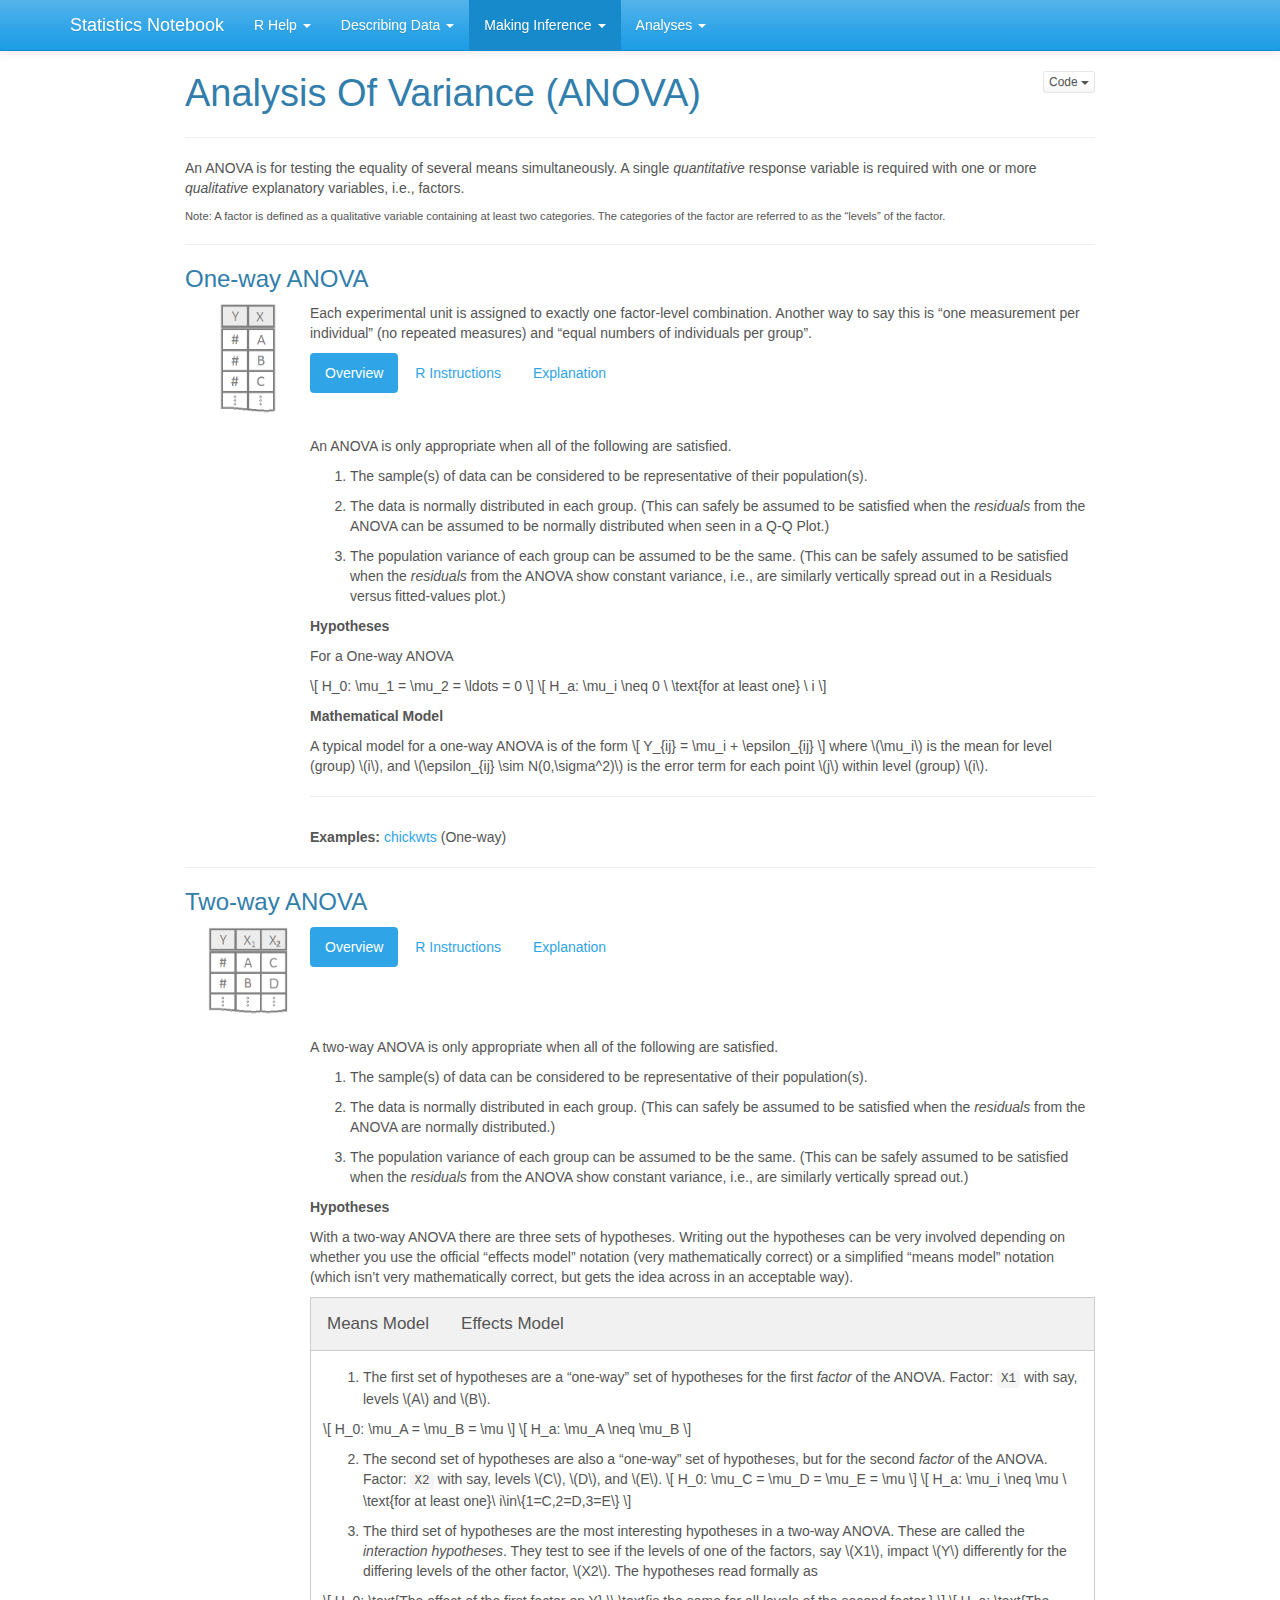
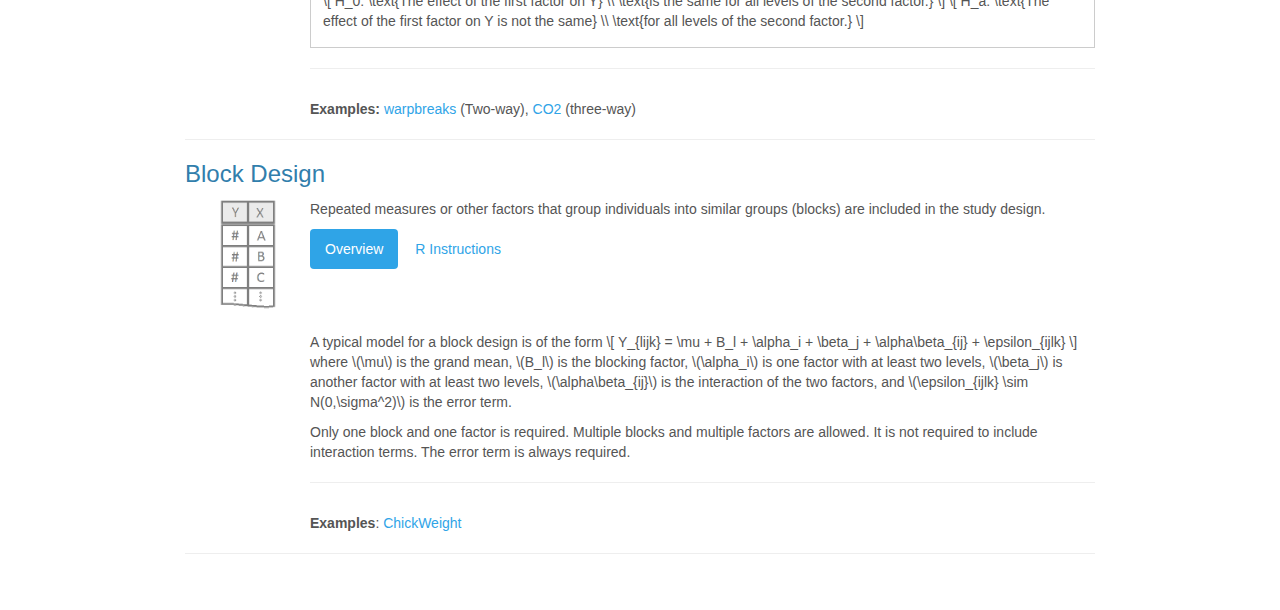
<file: MATH 325 Intermediate Statistics Projects/Statistics-Notebook-master/Statistics-Notebook-master/ANOVA.html>
<!DOCTYPE html>

<html>

<head>

<meta charset="utf-8" />
<meta name="generator" content="pandoc" />
<meta http-equiv="X-UA-Compatible" content="IE=EDGE" />




<title>Analysis Of Variance (ANOVA)</title>

<script src="site_libs/jquery-1.11.3/jquery.min.js"></script>
<meta name="viewport" content="width=device-width, initial-scale=1" />
<link href="site_libs/bootstrap-3.3.5/css/cerulean.min.css" rel="stylesheet" />
<script src="site_libs/bootstrap-3.3.5/js/bootstrap.min.js"></script>
<script src="site_libs/bootstrap-3.3.5/shim/html5shiv.min.js"></script>
<script src="site_libs/bootstrap-3.3.5/shim/respond.min.js"></script>
<script src="site_libs/navigation-1.1/tabsets.js"></script>
<script src="site_libs/navigation-1.1/codefolding.js"></script>
<script src="site_libs/accessible-code-block-0.0.1/empty-anchor.js"></script>




<style type="text/css">
h1 {
  font-size: 34px;
}
h1.title {
  font-size: 38px;
}
h2 {
  font-size: 30px;
}
h3 {
  font-size: 24px;
}
h4 {
  font-size: 18px;
}
h5 {
  font-size: 16px;
}
h6 {
  font-size: 12px;
}
.table th:not([align]) {
  text-align: left;
}
</style>

<link rel="stylesheet" href="styles.css" type="text/css" />



<style type = "text/css">
.main-container {
  max-width: 940px;
  margin-left: auto;
  margin-right: auto;
}
code {
  color: inherit;
  background-color: rgba(0, 0, 0, 0.04);
}
img {
  max-width:100%;
}
.tabbed-pane {
  padding-top: 12px;
}
.html-widget {
  margin-bottom: 20px;
}
button.code-folding-btn:focus {
  outline: none;
}
summary {
  display: list-item;
}
</style>


<style type="text/css">
/* padding for bootstrap navbar */
body {
  padding-top: 51px;
  padding-bottom: 40px;
}
/* offset scroll position for anchor links (for fixed navbar)  */
.section h1 {
  padding-top: 56px;
  margin-top: -56px;
}
.section h2 {
  padding-top: 56px;
  margin-top: -56px;
}
.section h3 {
  padding-top: 56px;
  margin-top: -56px;
}
.section h4 {
  padding-top: 56px;
  margin-top: -56px;
}
.section h5 {
  padding-top: 56px;
  margin-top: -56px;
}
.section h6 {
  padding-top: 56px;
  margin-top: -56px;
}
.dropdown-submenu {
  position: relative;
}
.dropdown-submenu>.dropdown-menu {
  top: 0;
  left: 100%;
  margin-top: -6px;
  margin-left: -1px;
  border-radius: 0 6px 6px 6px;
}
.dropdown-submenu:hover>.dropdown-menu {
  display: block;
}
.dropdown-submenu>a:after {
  display: block;
  content: " ";
  float: right;
  width: 0;
  height: 0;
  border-color: transparent;
  border-style: solid;
  border-width: 5px 0 5px 5px;
  border-left-color: #cccccc;
  margin-top: 5px;
  margin-right: -10px;
}
.dropdown-submenu:hover>a:after {
  border-left-color: #ffffff;
}
.dropdown-submenu.pull-left {
  float: none;
}
.dropdown-submenu.pull-left>.dropdown-menu {
  left: -100%;
  margin-left: 10px;
  border-radius: 6px 0 6px 6px;
}
</style>

<script>
// manage active state of menu based on current page
$(document).ready(function () {
  // active menu anchor
  href = window.location.pathname
  href = href.substr(href.lastIndexOf('/') + 1)
  if (href === "")
    href = "index.html";
  var menuAnchor = $('a[href="' + href + '"]');

  // mark it active
  menuAnchor.parent().addClass('active');

  // if it's got a parent navbar menu mark it active as well
  menuAnchor.closest('li.dropdown').addClass('active');
});
</script>

<!-- tabsets -->

<style type="text/css">
.tabset-dropdown > .nav-tabs {
  display: inline-table;
  max-height: 500px;
  min-height: 44px;
  overflow-y: auto;
  background: white;
  border: 1px solid #ddd;
  border-radius: 4px;
}

.tabset-dropdown > .nav-tabs > li.active:before {
  content: "";
  font-family: 'Glyphicons Halflings';
  display: inline-block;
  padding: 10px;
  border-right: 1px solid #ddd;
}

.tabset-dropdown > .nav-tabs.nav-tabs-open > li.active:before {
  content: "&#xe258;";
  border: none;
}

.tabset-dropdown > .nav-tabs.nav-tabs-open:before {
  content: "";
  font-family: 'Glyphicons Halflings';
  display: inline-block;
  padding: 10px;
  border-right: 1px solid #ddd;
}

.tabset-dropdown > .nav-tabs > li.active {
  display: block;
}

.tabset-dropdown > .nav-tabs > li > a,
.tabset-dropdown > .nav-tabs > li > a:focus,
.tabset-dropdown > .nav-tabs > li > a:hover {
  border: none;
  display: inline-block;
  border-radius: 4px;
  background-color: transparent;
}

.tabset-dropdown > .nav-tabs.nav-tabs-open > li {
  display: block;
  float: none;
}

.tabset-dropdown > .nav-tabs > li {
  display: none;
}
</style>

<!-- code folding -->
<style type="text/css">
.code-folding-btn { margin-bottom: 4px; }
</style>




</head>

<body>


<div class="container-fluid main-container">




<div class="navbar navbar-default  navbar-fixed-top" role="navigation">
  <div class="container">
    <div class="navbar-header">
      <button type="button" class="navbar-toggle collapsed" data-toggle="collapse" data-target="#navbar">
        <span class="icon-bar"></span>
        <span class="icon-bar"></span>
        <span class="icon-bar"></span>
      </button>
      <a class="navbar-brand" href="index.html">Statistics Notebook</a>
    </div>
    <div id="navbar" class="navbar-collapse collapse">
      <ul class="nav navbar-nav">
        <li class="dropdown">
  <a href="#" class="dropdown-toggle" data-toggle="dropdown" role="button" aria-expanded="false">
    R Help
     
    <span class="caret"></span>
  </a>
  <ul class="dropdown-menu" role="menu">
    <li>
      <a href="RCommands.html">R Commands</a>
    </li>
    <li>
      <a href="RMarkdownHints.html">R Markdown Hints</a>
    </li>
    <li>
      <a href="RCheatSheetsAndNotes.html">R Cheatsheets &amp; Notes</a>
    </li>
    <li>
      <a href="DataSources.html">Data Sources</a>
    </li>
  </ul>
</li>
<li class="dropdown">
  <a href="#" class="dropdown-toggle" data-toggle="dropdown" role="button" aria-expanded="false">
    Describing Data
     
    <span class="caret"></span>
  </a>
  <ul class="dropdown-menu" role="menu">
    <li>
      <a href="GraphicalSummaries.html">Graphical Summaries</a>
    </li>
    <li>
      <a href="NumericalSummaries.html">Numerical Summaries</a>
    </li>
  </ul>
</li>
<li class="dropdown">
  <a href="#" class="dropdown-toggle" data-toggle="dropdown" role="button" aria-expanded="false">
    Making Inference
     
    <span class="caret"></span>
  </a>
  <ul class="dropdown-menu" role="menu">
    <li>
      <a href="MakingInference.html">Making Inference</a>
    </li>
    <li>
      <a href="tTests.html">t Tests</a>
    </li>
    <li>
      <a href="WilcoxonTests.html">Wilcoxon Tests</a>
    </li>
    <li>
      <a href="ANOVA.html">ANOVA</a>
    </li>
    <li>
      <a href="Kruskal.html">Kruskal-Wallis</a>
    </li>
    <li>
      <a href="LinearRegression.html">Linear Regression</a>
    </li>
    <li>
      <a href="LogisticRegression.html">Logistic Regression</a>
    </li>
    <li>
      <a href="ChiSquaredTests.html">Chi Squared Tests</a>
    </li>
    <li>
      <a href="PermutationTests.html">Randomization Testing</a>
    </li>
  </ul>
</li>
<li class="dropdown">
  <a href="#" class="dropdown-toggle" data-toggle="dropdown" role="button" aria-expanded="false">
    Analyses
     
    <span class="caret"></span>
  </a>
  <ul class="dropdown-menu" role="menu">
    <li>
      <a href="./Analyses/AnalysisRubric.html">Analysis Rubric</a>
    </li>
    <li>
      <a href="./Analyses/StudentHousing.html">Good Example Analysis</a>
    </li>
    <li>
      <a href="./Analyses/StudentHousingPOOR.html">Poor Example Analysis</a>
    </li>
    <li>
      <a href="./Analyses/Rent.html">Rent</a>
    </li>
    <li>
      <a href="./Analyses/Stephanie.html">Stephanie</a>
    </li>
    <li>
      <a href="./Analyses/t Tests/HighSchoolSeniors.html">High School Seniors</a>
    </li>
    <li>
      <a href="./Analyses/Wilcoxon Tests/RecallingWords.html">Recalling Words</a>
    </li>
    <li>
      <a href="./Analyses/ANOVA/DayCare.html">Day Care</a>
    </li>
    <li>
      <a href="./Analyses/Kruskal-Wallis/Food.html">Food</a>
    </li>
    <li>
      <a href="./Analyses/Linear Regression/MySimpleLinearRegression.html">My Simple Linear Regression</a>
    </li>
    <li>
      <a href="./Analyses/Linear Regression/CarPrices.html">Car Prices</a>
    </li>
    <li>
      <a href="./Analyses/Logistic Regression/MyLogisticRegression.html">My Logistic Regression</a>
    </li>
    <li>
      <a href="./Analyses/Chi Squared Tests/MyChiSquaredTest.html">My Chi-sqaured Test</a>
    </li>
  </ul>
</li>
      </ul>
      <ul class="nav navbar-nav navbar-right">
        
      </ul>
    </div><!--/.nav-collapse -->
  </div><!--/.container -->
</div><!--/.navbar -->

<div class="fluid-row" id="header">

<div class="btn-group pull-right">
<button type="button" class="btn btn-default btn-xs dropdown-toggle" data-toggle="dropdown" aria-haspopup="true" aria-expanded="false"><span>Code</span> <span class="caret"></span></button>
<ul class="dropdown-menu" style="min-width: 50px;">
<li><a id="rmd-show-all-code" href="#">Show All Code</a></li>
<li><a id="rmd-hide-all-code" href="#">Hide All Code</a></li>
</ul>
</div>



<h1 class="title toc-ignore">Analysis Of Variance (ANOVA)</h1>

</div>


<script type="text/javascript">
 function showhide(id) {
    var e = document.getElementById(id);
    e.style.display = (e.style.display == 'block') ? 'none' : 'block';
 }
 
 function openTab(evt, tabName) {
    var i, tabcontent, tablinks;
    tabcontent = document.getElementsByClassName("tabcontent");
    for (i = 0; i < tabcontent.length; i++) {
        tabcontent[i].style.display = "none";
    }
    tablinks = document.getElementsByClassName("tablinks");
    for (i = 0; i < tablinks.length; i++) {
        tablinks[i].className = tablinks[i].className.replace(" active", "");
    }
    document.getElementById(tabName).style.display = "block";
    evt.currentTarget.className += " active";
 }
</script>
<hr />
<p>An ANOVA is for testing the equality of several means simultaneously. A single <em>quantitative</em> response variable is required with one or more <em>qualitative</em> explanatory variables, i.e., factors.</p>
<div style="font-size:0.8em;">
Note: A factor is defined as a qualitative variable containing at least two categories. The categories of the factor are referred to as the “levels” of the factor.
</div>
<hr />
<div id="one-way-anova" class="section level3 tabset tabset-fade tabset-pills">
<h3>One-way ANOVA</h3>
<div style="float:left;width:125px;" align="center">
<p><img src="Images/QuantYQualXg3plus.png" width=58px;></p>
</div>
<p>Each experimental unit is assigned to exactly one factor-level combination. Another way to say this is “one measurement per individual” (no repeated measures) and “equal numbers of individuals per group”.</p>
<div id="overview" class="section level4">
<h4>Overview</h4>
<div style="padding-left:125px;">
<p>An ANOVA is only appropriate when all of the following are satisfied.</p>
<ol style="list-style-type: decimal">
<li><p>The sample(s) of data can be considered to be representative of their population(s).</p></li>
<li><p>The data is normally distributed in each group. (This can safely be assumed to be satisfied when the <em>residuals</em> from the ANOVA can be assumed to be normally distributed when seen in a Q-Q Plot.)</p></li>
<li><p>The population variance of each group can be assumed to be the same. (This can be safely assumed to be satisfied when the <em>residuals</em> from the ANOVA show constant variance, i.e., are similarly vertically spread out in a Residuals versus fitted-values plot.)</p></li>
</ol>
<p><strong>Hypotheses</strong></p>
<p>For a One-way ANOVA</p>
<p><span class="math display">\[
  H_0: \mu_1 = \mu_2 = \ldots = 0
\]</span> <span class="math display">\[
  H_a: \mu_i \neq 0 \ \text{for at least one} \ i
\]</span></p>
<p><strong>Mathematical Model</strong></p>
<p>A typical model for a one-way ANOVA is of the form <span class="math display">\[
  Y_{ij} = \mu_i + \epsilon_{ij}
\]</span> where <span class="math inline">\(\mu_i\)</span> is the mean for level (group) <span class="math inline">\(i\)</span>, and <span class="math inline">\(\epsilon_{ij} \sim N(0,\sigma^2)\)</span> is the error term for each point <span class="math inline">\(j\)</span> within level (group) <span class="math inline">\(i\)</span>.</p>
<hr />
</div>
</div>
<div id="r-instructions" class="section level4">
<h4>R Instructions</h4>
<div style="padding-left:125px;">
<p><strong>Console</strong> Help Command: <code>?aov()</code></p>
<p><code>myaov &lt;- aov(Y ~ X, data=YourDataSet)</code> <strong>Perform the ANOVA</strong></p>
<p><code>summary(myaov)</code> <strong>View the ANOVA Results</strong></p>
<p><code>plot(myaov, which=1:2)</code> <strong>Check ANOVA Assumptions</strong></p>
<ul>
<li><code>myaov</code> is some name you come up with to store the results of the <code>aov()</code> test.</li>
<li><code>Y</code> must be a “numeric” vector of the quantitative response variable.</li>
<li><code>X</code> is a qualitative variable (should have <code>class(X)</code> equal to <code>factor</code> or <code>character</code>. If it does not, use <code>as.factor(X)</code> inside the <code>aov(Y ~ as.factor(X),...)</code> command.</li>
<li><code>YourDataSet</code> is the name of your data set.</li>
</ul>
<p><strong>Example Code</strong></p>
<p>Hover your mouse over the example codes to learn more.</p>
<a href="javascript:showhide('oneWayAnova')">
<div class="hoverchunk">
<p><span class="tooltipr"> chick.aov &lt;-  <span class="tooltiprtext"> Saves the results of the ANOVA test as an object named ‘chick.aov’.</span> </span><span class="tooltipr"> aov( <span class="tooltiprtext">‘aov()’ is a function in R used to perform the ANOVA.</span> </span><span class="tooltipr"> weight <span class="tooltiprtext">Y is ‘weight’, which is a numeric variable from the chickwts dataset.</span> </span><span class="tooltipr">  ~  <span class="tooltiprtext">‘~’ is the tilde symbol used to separate the Y and X in a model formula.</span> </span><span class="tooltipr"> feed, <span class="tooltiprtext">X is ‘feed’, which is a qualitative variable in the chickwts dataset, or more specifically, a factor with six levels: “casein”, “horsebean”, and so on… Use str(chickwts) to see this. </span> </span><span class="tooltipr">  data = chickwts) <span class="tooltiprtext"> ‘chickwts’ is a dataset in R.</span> </span><br><span class="tooltipr"> summary( <span class="tooltiprtext"> ‘summary()’ shows the results of the ANOVA.</span> </span><span class="tooltipr"> chick.aov) <span class="tooltiprtext"> ‘chick.aov’ is the name of the ANOVA.</span> </span><span class="tooltipr">     <br />
<span class="tooltiprtext">Press Enter to run the code if you have typed it in yourself. You can also click here to view the output.</span> </span><span class="tooltipr" style="float:right;font-size:.8em;">  Click to View Output  <span class="tooltiprtext">Click to View Output.</span> </span></p>
</div>
</a>
<div id="oneWayAnova" style="display:none;">
<pre><code>##             Df Sum Sq Mean Sq F value   Pr(&gt;F)    
## feed         5 231129   46226   15.37 5.94e-10 ***
## Residuals   65 195556    3009                     
## ---
## Signif. codes:  0 &#39;***&#39; 0.001 &#39;**&#39; 0.01 &#39;*&#39; 0.05 &#39;.&#39; 0.1 &#39; &#39; 1</code></pre>
</div>
<a href="javascript:showhide('oneWayAnovaCheck')">
<div class="hoverchunk">
<p><span class="tooltipr"> par( <span class="tooltiprtext">‘par’ is a R function that can be used to set or query graphical parameters.</span> </span><span class="tooltipr"> mfrow = c(1,2)) <span class="tooltiprtext">Parameter is being set. The first item inside the combine function c() is the number of rows and the second is the number of columns. </span> </span><br><span class="tooltipr"> plot( <span class="tooltiprtext">‘plot’ is a R function for the plotting of R objects.</span> </span><span class="tooltipr"> chick.aov, <span class="tooltiprtext">‘chick.aov’ is the name of the ANOVA.</span> </span><span class="tooltipr">  which = 1:2) <span class="tooltiprtext">Will show the Residuals vs Fitted and the Normal QQ-plot to check the ANOVA assumptions.</span> </span><span class="tooltipr" style="float:right;font-size:.8em;">  Click to View Output  <span class="tooltiprtext">Click to View Output.</span> </span></p>
</div>
</a>
<div id="oneWayAnovaCheck" style="display:none;">
<p><img src="ANOVA_files/figure-html/unnamed-chunk-2-1.png" width="672" /></p>
</div>
<hr />
</div>
</div>
<div id="explanation" class="section level4">
<h4>Explanation</h4>
<div style="padding-left:125px;">
<p>Analysis of variance (ANOVA) is often applied to the scenario of testing for the equality of three or more means from (possibly) separate normal distributions of data. The normality assumption is required. No matter the sample size. If the distributions are skewed then a nonparametric test should be applied instead of ANOVA.</p>
<p><br /></p>
<h4 id="one-way-anova-1">One-Way ANOVA</h4>
<p>One-way ANOVA is when a completely randomized design is used with a single factor of interest. A typical mathematical model for a one-way ANOVA is of the form <span class="math display">\[
  Y_{ik} = \mu_i + \epsilon_{ik} \quad (\text{sometimes written}\ Y_{ik} = \mu + \alpha_i + \epsilon_{ik})
\]</span> where <span class="math inline">\(\mu_i\)</span> is the mean of each group (or level) <span class="math inline">\(i\)</span> of a factor, and <span class="math inline">\(\epsilon_{ik}\sim N(0,\sigma^2)\)</span> is the error term. The plot below demonstrates what these symbols represent. Note that the notation <span class="math inline">\(\epsilon_{ik}\sim N(0,\sigma^2)\)</span> states that we are assuming the error term <span class="math inline">\(\epsilon_{ik}\)</span> is normally distributed with a mean of 0 and a standard deviation of <span class="math inline">\(\sigma\)</span>.</p>
<p><img src="ANOVA_files/figure-html/unnamed-chunk-4-1.png" width="672" /></p>
<h6 id="hypotheses">Hypotheses</h6>
<p>The aim of ANOVA is to determine which hypothesis is more plausible, that the means of the different distributions are all equal (the null), or that at least one group mean differs (the alternative). Mathematically, <span class="math display">\[
  H_0: \mu_1 = \mu_2 = \ldots = \mu_m = \mu 
\]</span> <span class="math display">\[
  H_a: \mu_i \neq \mu \quad \text{for at least one}\ i\in\{1,\ldots,m\}.
\]</span> In other words, the goal is to determine if it is more plausible that each of the <span class="math inline">\(m\)</span> different samples (where each sample is of size <span class="math inline">\(n\)</span>) came from the same normal distribution (this is what the null hypothesis claims) or that at least one of the samples (and possibly several or all) come from different normal distributions (this is what the alternative hypothesis claims).</p>
<h6 id="visualizing-the-hypotheses">Visualizing the Hypotheses</h6>
<p>The first figure below demonstrates what a given scenario might look like when all <span class="math inline">\(m=3\)</span> samples of data are from the same normal distribution. In this case, the null hypothesis <span class="math inline">\(H_0\)</span> is true. Notice that the variability of the sample means is smaller than the variability of the points.</p>
<p><img src="ANOVA_files/figure-html/unnamed-chunk-6-1.png" width="672" /></p>
<p>The figure below shows what a given scenario might look like for <span class="math inline">\(m=3\)</span> samples of data from three different normal distributions. In this case, the alternative hypothesis <span class="math inline">\(H_a\)</span> is true. Notice that the variability of the sample means, i.e., <span class="math inline">\((\bar{x}_1,\bar{x}_2,\bar{x}_3)\)</span>, is greater than the variability of the points.</p>
<p><img src="ANOVA_files/figure-html/unnamed-chunk-7-1.png" width="672" /></p>
<h6 id="explaining-the-name">Explaining the Name</h6>
<p>The above plots are useful in understanding the mathematical details behind ANOVA and why it is called <em>analysis of variance</em>. Recall that variance is a measure of the spread of data. When data is very spread out, the variance is large. When the data is close together, the variance is small. ANOVA utilizes two important variances, the between groups variance and the within groups variance.</p>
<ul>
<li><p><strong>Between groups variance</strong>–a measure of the variability in the sample means, the <span class="math inline">\(\bar{x}\)</span>’s.</p></li>
<li><p><strong>Within groups variance</strong>–a combined measure of the variability of the points within each sample.</p></li>
</ul>
<p>The plot below combines the information from the previous plots for ease of reference. It emphasizes the fact that when the null hypothesis is true, the points should have a large variance (be really spread out) while the sample means are relatively close together. On the other hand, when the points are relative close together <em>within</em> each sample and the sample means have a large variance (are really spread out) then the alternative hypothesis is true. This is the theory behind analysis of variance, or ANOVA.</p>
<p><img src="ANOVA_files/figure-html/unnamed-chunk-8-1.png" width="672" /></p>
<h6 id="calculating-the-test-statistic-f">Calculating the Test Statistic, <span class="math inline">\(F\)</span></h6>
<p>The ratio of the “between groups variation” to the “within groups variation” provides the test statistic for ANOVA. Note that the test statistic of ANOVA is an <span class="math inline">\(F\)</span> statistic.</p>
<p><span class="math display">\[
  F = \frac{\text{Between groups variation}}{\text{Within groups variation}}
\]</span></p>
<p>It would be good to take a minute and <a href="MakingInference.html#fdist">review the <span class="math inline">\(F\)</span> distribution</a>. The <span class="math inline">\(p\)</span>-value for ANOVA thus comes from an <span class="math inline">\(F\)</span> distribution with parameters <span class="math inline">\(p_1 = m-1\)</span> and <span class="math inline">\(p_2 = n-m\)</span> where <span class="math inline">\(m\)</span> is the number of samples and <span class="math inline">\(n\)</span> is the total number of data points.</p>
<p><br /></p>
<h6 id="a-deeper-look-at-variance">A Deeper Look at Variance</h6>
<p>It is useful to take a few minutes and explain the word <em>variance</em> as well as mathematically define the terms “<em>within group variance</em>” and “<em>between groups variance</em>.”</p>
<p>Variance is a statistical measure of the <em>variability</em> in data. The square root of the variance is called the <em>standard deviation</em> and is by far the more typical measure of spread. This is because standard deviation is easier to interpret. However, mathematically speaking, the variance is the more important measurement.</p>
<p>As mentioned previously, the variance turns out to be the key to determining which hypothesis is the most plausible, <span class="math inline">\(H_0\)</span> or <span class="math inline">\(H_a\)</span>, when several means are under consideration. There are two variances that are important for ANOVA, the “within groups variance” and the “between groups variance.”</p>
<p>Recall that the formula for computing a <a href="NumericalSummaries.html#variance">sample variance</a> is given by <span class="math display">\[
  s^2 = \frac{\sum_{i=1}^n(x_i - \bar{x})^2}{n-1} \quad\leftarrow \frac{\text{sum of squares}}{\text{degrees of freedom}}
\]</span> This formula has a couple of important pieces that are so important they have been given special names. The <span class="math inline">\(n-1\)</span> in the denominator of the formula is called the “degrees of freedom.” The other important part of this formula is the <span class="math inline">\(\sum_{i=1}^n(x_i - \bar{x})^2\)</span>, which is called the “sum of squared errors” or sometimes just the “sum of squares” or “SS” for short. Thus, the sample variance is calculated by computing a “sum of squares” and dividing this by the “degrees of freedom.”</p>
<p>It turns out that this general approach works for many different contexts. Specifically, it allows us to compute the “within groups variance” and the “between groups variance.” To introduce the mathematical definitions of these two variances, we need to introduce some new notation.</p>
<div style="padding-left:15px;">
<p>Let <span class="math inline">\(\bar{y}_{i\bullet}\)</span> represent the sample mean of group <span class="math inline">\(i\)</span> for <span class="math inline">\(i=1,\ldots,m\)</span>.</p>
<p>Let <span class="math inline">\(n_i\)</span> denote the sample size in group <span class="math inline">\(i\)</span>.</p>
<p>Let <span class="math inline">\(\bar{y}_{\bullet\bullet}\)</span> represent the sample mean of all <span class="math inline">\(n = n_1+n_2+\cdots+n_m\)</span> data points.</p>
</div>
<p>The mathematical calculations for each of these variances is given as follows. <span class="math display">\[
  \text{Between groups variance} = \frac{\sum_{i=1}^m (\bar{y}_{i\bullet}-\bar{y}_{\bullet\bullet})^2}{m-1} \leftarrow \frac{\text{Between groups sum of squares}}{\text{Between groups degrees of freedom}}
\]</span> <span class="math display">\[
  \text{Within groups variance} = \frac{\sum_{i=1}^m\sum_{k=1}^{n_i}(y_{ik}-\bar{y}_{i\bullet})^2}{n-m} \leftarrow \frac{\text{Within groups sum of squares}}{\text{Within groups degrees of freedom}}
\]</span></p>
<p><br /></p>
<h6 id="a-fabricated-example">A Fabricated Example</h6>
<p>The following table provides three samples of data: <strong>A</strong>, <strong>B</strong>, and <strong>C</strong>. These samples were randomly generated from normal distributions using a computer. The true means <span class="math inline">\(\mu_1, \mu_2\)</span>, and <span class="math inline">\(\mu_3\)</span> of the normal distributions are thus known, but withheld from you at this point of the example.</p>
<table>
<thead>
<tr class="header">
<th align="right">A</th>
<th align="right">B</th>
<th align="right">C</th>
</tr>
</thead>
<tbody>
<tr class="odd">
<td align="right">13.15457</td>
<td align="right">13.17463</td>
<td align="right">16.66831</td>
</tr>
<tr class="even">
<td align="right">12.65225</td>
<td align="right">12.16277</td>
<td align="right">15.54719</td>
</tr>
<tr class="odd">
<td align="right">13.73061</td>
<td align="right">12.76905</td>
<td align="right">16.63074</td>
</tr>
<tr class="even">
<td align="right">14.43471</td>
<td align="right">13.38524</td>
<td align="right">15.06726</td>
</tr>
<tr class="odd">
<td align="right">13.79728</td>
<td align="right">12.02690</td>
<td align="right">15.57534</td>
</tr>
<tr class="even">
<td align="right">13.88599</td>
<td align="right">13.24651</td>
<td align="right">15.99915</td>
</tr>
<tr class="odd">
<td align="right">12.77753</td>
<td align="right">12.58386</td>
<td align="right">15.58995</td>
</tr>
<tr class="even">
<td align="right">13.81536</td>
<td align="right">12.64615</td>
<td align="right">16.99429</td>
</tr>
<tr class="odd">
<td align="right">13.03635</td>
<td align="right">12.52055</td>
<td align="right">15.47153</td>
</tr>
<tr class="even">
<td align="right">14.26062</td>
<td align="right">14.03566</td>
<td align="right">16.13330</td>
</tr>
</tbody>
</table>
<p>An ANOVA will be performed with the sample data to determine which hypothesis is more plausible: <span class="math display">\[
  H_0: \mu_1 = \mu_2 = \mu_3 = \mu
\]</span> <span class="math display">\[
  H_a: \mu_i \neq \mu \ \text{for at least one} \ i \in \{1,\ldots,m\}
\]</span></p>
<p>To perform an ANOVA, we must compute the between groups variance and the within groups variance. This requires the Between groups sums of squares, within groups sums of squares, between groups degrees of freedom, and the within groups degrees of freedom. Note that to get the sums of squares, we first had to calculate <span class="math inline">\(\bar{y}_{1\bullet}\)</span>, <span class="math inline">\(\bar{y}_{2\bullet}\)</span>, <span class="math inline">\(\bar{y}_{3\bullet}\)</span>, and <span class="math inline">\(\bar{y}_{\bullet\bullet}\)</span> where the 1, 2, 3 corresponds to Samples A, B, and C, respectively. After some work, we find these values to be <span class="math display">\[
  \bar{y}_{1\bullet} = 13.55, \quad \bar{y}_{2\bullet} = 12.86 \quad \bar{y}_{3\bullet} = 15.97
\]</span> and <span class="math display">\[
  \bar{y}_{\bullet\bullet} = \frac{13.55+12.86+15.97}{3} = 14.13
\]</span> Using these values we can then compute the between groups sum of squares and the within groups sum of squares according to the formulas stated previously. This process is very tedious and will not be demonstrated. Only the results are shown in the following table which summarizes all the important information.</p>
<table>
<thead>
<tr class="header">
<th> </th>
<th>Degrees of Freedom</th>
<th>Sum of Squares</th>
<th>Variance</th>
<th>F-value</th>
<th>p-value</th>
</tr>
</thead>
<tbody>
<tr class="odd">
<td>Between groups</td>
<td>2</td>
<td>53.3</td>
<td>26.67</td>
<td>70.2</td>
<td>2e-11</td>
</tr>
<tr class="even">
<td>Within groups</td>
<td>27</td>
<td>10.3</td>
<td>0.38</td>
<td></td>
<td></td>
</tr>
</tbody>
</table>
<h6 id="anova-table">ANOVA Table</h6>
<p>In general, the ANOVA table is created by</p>
<table>
<colgroup>
<col width="11%" />
<col width="27%" />
<col width="22%" />
<col width="13%" />
<col width="12%" />
<col width="12%" />
</colgroup>
<thead>
<tr class="header">
<th> </th>
<th>Degrees of Freedom</th>
<th>Sum of Squares</th>
<th>Variance</th>
<th>F-value</th>
<th>p-value</th>
</tr>
</thead>
<tbody>
<tr class="odd">
<td>Between groups</td>
<td><span class="math inline">\(m-1\)</span></td>
<td><span class="math inline">\(\sum_{i=1}^m n_i(\bar{y}_{i\bullet}-\bar{y}_{\bullet\bullet})^2\)</span></td>
<td><span class="math inline">\(\frac{\text{sum of squares}}{\text{degrees of freedom}}\)</span></td>
<td><span class="math inline">\(\frac{\text{Between groups variance}}{\text{Within groups variance}}\)</span></td>
<td><span class="math inline">\(F\)</span>-distribution tail probability</td>
</tr>
<tr class="even">
<td>Within groups</td>
<td><span class="math inline">\(n-m\)</span></td>
<td><span class="math inline">\(\sum_{i=1}^m\sum_{k=1}^{n_i}(y_{ik}-\bar{y}_{i\bullet})^2\)</span></td>
<td><span class="math inline">\(\frac{\text{sum of squares}}{\text{degrees of freedom}}\)</span></td>
<td></td>
<td></td>
</tr>
</tbody>
</table>
<p><br /></p>
<h5 id="residuals">ANOVA Assumptions</h5>
<p>The requirements for an analysis of variance (the assumptions of the test) are two-fold and concern only the error terms, the <span class="math inline">\(\epsilon_{ik}\)</span>.</p>
<ol style="list-style-type: decimal">
<li><p>The errors are normally distributed.</p></li>
<li><p>The variance of the errors is constant.</p></li>
</ol>
<p>Both of these assumptions were stated in the mathematical model where we assumed that <span class="math inline">\(\epsilon_{ik}\sim N(0,\sigma^2)\)</span>.</p>
<h6 id="checking-anova-assumptions">Checking ANOVA Assumptions</h6>
<p>To check that the ANOVA assumptions are satisfied, it is required to check the data in each group for normality using QQ-Plots. Also, the sample variance of each group must be relatively constant. The fastest way to check these two assumptions is by analyzing the <em>residuals</em>.</p>
<ul>
<li>An ANOVA <strong>residual</strong> is defined as the difference between the observed value of <span class="math inline">\(y_{ik}\)</span> and the mean <span class="math inline">\(\bar{y}_{i\bullet}\)</span>. Mathematically, <span class="math display">\[
r_{ik} = y_{ik} - \bar{y}_{i\bullet}
\]</span> One QQ-Plot of the residuals will provide the necessary evidence to decide if it is reasonable to assume that the error terms are normally distributed. Also, the constant variance can be checked visually by using what is known as a residuals versus fitted values plot. For the <strong>Fabricated Example</strong> above, the QQ-Plot and residuals versus fitted values plots show the two assumptions of ANOVA appear to be satisfied.</li>
</ul>
<p><img src="ANOVA_files/figure-html/unnamed-chunk-10-1.png" width="672" /></p>
<p><br /></p>
<hr />
</div>
</div>
</div>
<div id="section" class="section level3">
<h3></h3>
<div style="padding-left:125px;">
<p><strong>Examples:</strong> <a href="./Analyses/ANOVA/Examples/chickwtsOneWayANOVA.html">chickwts</a> (One-way)</p>
</div>
<hr />
</div>
<div id="two-way-anova" class="section level3 tabset tabset-fade tabset-pills">
<h3>Two-way ANOVA</h3>
<div style="float:left;width:125px;" align="center">
<p><img src="Images/QuantYMultQualX.png" width=80px;></p>
</div>
<div id="overview-1" class="section level4">
<h4>Overview</h4>
<div style="padding-left:125px;">
<p>A two-way ANOVA is only appropriate when all of the following are satisfied.</p>
<ol style="list-style-type: decimal">
<li><p>The sample(s) of data can be considered to be representative of their population(s).</p></li>
<li><p>The data is normally distributed in each group. (This can safely be assumed to be satisfied when the <em>residuals</em> from the ANOVA are normally distributed.)</p></li>
<li><p>The population variance of each group can be assumed to be the same. (This can be safely assumed to be satisfied when the <em>residuals</em> from the ANOVA show constant variance, i.e., are similarly vertically spread out.)</p></li>
</ol>
<p><strong>Hypotheses</strong></p>
<p>With a two-way ANOVA there are three sets of hypotheses. Writing out the hypotheses can be very involved depending on whether you use the official “effects model” notation (very mathematically correct) or a simplified “means model” notation (which isn’t very mathematically correct, but gets the idea across in an acceptable way).</p>
<div class="tab">
<p><button class="tablinks" onclick="openTab(event, 'meansModel')">Means Model</button> <button class="tablinks" onclick="openTab(event, 'effectsModel')">Effects Model</button></p>
</div>
<div id="meansModel" class="tabcontent" style="display:block;">
<p>
<ol style="list-style-type: decimal">
<li>The first set of hypotheses are a “one-way” set of hypotheses for the first <em>factor</em> of the ANOVA. Factor: <code>X1</code> with say, levels <span class="math inline">\(A\)</span> and <span class="math inline">\(B\)</span>.</li>
</ol>
<p><span class="math display">\[
  H_0: \mu_A = \mu_B = \mu
\]</span> <span class="math display">\[
  H_a: \mu_A \neq \mu_B 
\]</span></p>
<ol start="2" style="list-style-type: decimal">
<li><p>The second set of hypotheses are also a “one-way” set of hypotheses, but for the second <em>factor</em> of the ANOVA. Factor: <code>X2</code> with say, levels <span class="math inline">\(C\)</span>, <span class="math inline">\(D\)</span>, and <span class="math inline">\(E\)</span>. <span class="math display">\[
  H_0: \mu_C = \mu_D = \mu_E = \mu
\]</span> <span class="math display">\[
  H_a: \mu_i \neq \mu \ \text{for at least one}\ i\in\{1=C,2=D,3=E\}
\]</span></p></li>
<li><p>The third set of hypotheses are the most interesting hypotheses in a two-way ANOVA. These are called the <em>interaction hypotheses</em>. They test to see if the levels of one of the factors, say <span class="math inline">\(X1\)</span>, impact <span class="math inline">\(Y\)</span> differently for the differing levels of the other factor, <span class="math inline">\(X2\)</span>. The hypotheses read formally as</p></li>
</ol>
<p><span class="math display">\[
  H_0: \text{The effect of the first factor on Y} \\ \text{is the same for all levels of the second factor.}
\]</span> <span class="math display">\[
  H_a: \text{The effect of the first factor on Y is not the same} \\ \text{for all levels of the second factor.}
\]</span></p>
</p>
</div>
<div id="effectsModel" class="tabcontent">
<p>
<p>A mathematically correct way to state the two-way ANOVA model is with the equation <span class="math display">\[
  Y_{ijk} = \mu + \alpha_i + \beta_j + \alpha\beta_{ij} + \epsilon_{ijk}
\]</span> In this model, <span class="math inline">\(\mu\)</span> is the grand mean (which is the average Y-value ignoring all information contained in the factors); <span class="math inline">\(\alpha_i\)</span> is the first factor <span class="math inline">\(X1\)</span> with levels <span class="math inline">\(A\)</span> and <span class="math inline">\(B\)</span> (though there could be more levels in <span class="math inline">\(X1\)</span> depending on your data); <span class="math inline">\(\beta_j\)</span> is the second factor with levels <span class="math inline">\(C\)</span>, <span class="math inline">\(D\)</span>, and <span class="math inline">\(E\)</span> (though there could be fewer or more levels to this factor depending on your data); <span class="math inline">\(\alpha\beta_{ij}\)</span> is the interaction of the two factors which has <span class="math inline">\(2\times3=6\)</span> (may differ for your data) levels; and <span class="math inline">\(\epsilon_{ijk} \sim N(0,\sigma^2)\)</span> is the normally distributed error term for each point <span class="math inline">\(k\)</span> found within level <span class="math inline">\(i\)</span> of <span class="math inline">\(X1\)</span> and level <span class="math inline">\(j\)</span> of <span class="math inline">\(X2\)</span>.</p>
<p>This model allows us to more formally state the hypotheses as</p>
<ol style="list-style-type: decimal">
<li><p>First factor <span class="math inline">\(X1\)</span> having say, levels <span class="math inline">\(A\)</span> and <span class="math inline">\(B\)</span>. <span class="math display">\[
  H_0: \alpha_A = \alpha_B = 0
\]</span> <span class="math display">\[
  H_a: \alpha_i \neq 0 \ \text{for at least one}\ i\in\{1=A,2=B\}
\]</span></p></li>
<li><p>Second factor <span class="math inline">\(X2\)</span> with say, levels <span class="math inline">\(C\)</span>, <span class="math inline">\(D\)</span>, and <span class="math inline">\(E\)</span>. <span class="math display">\[
  H_0: \beta_C = \beta_D = \beta_E = 0
\]</span> <span class="math display">\[
  H_a: \beta_j \neq 0 \ \text{for at least one}\ j\in\{1=C,2=D,3=E\}
\]</span></p></li>
<li><p>Does the effect of the first factor (<span class="math inline">\(X1\)</span>) change for the different levels of the second factor (<span class="math inline">\(X2\)</span>)? In other words, is there an interaction between the two factors <span class="math inline">\(X1\)</span> and <span class="math inline">\(X2\)</span>?</p></li>
</ol>
<p><span class="math display">\[
  H_0: \alpha\beta_{ij} = 0 \ \text{for all } i,j
\]</span> <span class="math display">\[
  H_a: \alpha\beta_{ij} \neq 0 \ \text{for at least one } i,j
\]</span></p>
</p>
</div>
<hr />
</div>
</div>
<div id="r-instructions-1" class="section level4">
<h4>R Instructions</h4>
<div style="padding-left:125px;">
<p><strong>Console</strong> Help Command: <code>?aov()</code></p>
<p><code>myaov &lt;- aov(Y ~ X1+X2+X1:X2, data=YourDataSet)</code> <strong>Perform the ANOVA</strong></p>
<p><code>summary(myaov)</code> <strong>View the ANOVA Results</strong></p>
<p><code>plot(myaov, which=1:2)</code> <strong>Check ANOVA assumptions</strong></p>
<ul>
<li><code>myaov</code> is some name you come up with to store the results of the <code>aov()</code> test.</li>
<li><code>Y</code> must be a “numeric” vector of the quantitative response variable.</li>
<li><code>X1</code> is a qualitative variable (should have <code>class(X1)</code> equal to <code>factor</code> or <code>character</code>. If it does not, use <code>as.factor(X1)</code> inside the <code>aov()</code> command.</li>
<li><code>X2</code> is a second qualitative variable that should also be either a <code>factor</code> or a <code>character</code> vector.</li>
<li>Note that factors <code>X3</code>, <code>X4</code>, and so on could also be added <code>+</code> to the model if desired, but this would create a three-way, or four-way ANOVA model, and so on.</li>
<li><code>X1:X2</code> denotes the interaction of the factors <code>X1</code> and <code>X2</code>. It is not required, but is usually included.</li>
<li><code>YourDataSet</code> is the name of your data set.</li>
</ul>
<p><strong>Example Code</strong></p>
<p>Hover your mouse over the example codes to learn more.</p>
<a href="javascript:showhide('twoWayAnova')">
<div class="hoverchunk">
<p><span class="tooltipr"> warp.aov &lt;-  <span class="tooltiprtext"> Saves the results of the ANOVA test as an object named ‘warp.aov’.</span> </span><span class="tooltipr"> aov( <span class="tooltiprtext">‘aov()’ is a function in R used to perform the ANOVA.</span> </span><span class="tooltipr"> breaks <span class="tooltiprtext"><span class="math inline">\(Y\)</span> is ‘breaks’, which is a numeric variable from the warpbreaks dataset.</span> </span><span class="tooltipr">  ~  <span class="tooltiprtext">‘~’ is the tilde symbol used to separate the left- and right-hand side in a model formula.</span> </span><span class="tooltipr"> wool  <span class="tooltiprtext">The first factor <span class="math inline">\(X1\)</span> is ‘wool’, which is a qualitative variable in the warpbreaks dataset. In this case, <code>wool</code> is a factor with two levels. Use str(warpbreaks) to see this. </span> </span><span class="tooltipr"> + tension  <span class="tooltiprtext">The second factor <span class="math inline">\(X2\)</span> is ‘tension’, which is another qualitative variable in the warpbreaks dataset. In this case, <code>tension</code> is a factor with three levels. Use str(warpbreaks) to see this.</span> </span><span class="tooltipr"> + wool:tension, <span class="tooltiprtext"> The interaction of the two factors: wool and tension. </span> </span><span class="tooltipr">  data = warpbreaks) <span class="tooltiprtext"> ‘warpbreaks’ is a dataset in R.</span> </span><br><span class="tooltipr"> summary( <span class="tooltiprtext"> ‘summary()’ shows the results of the ANOVA.</span> </span><span class="tooltipr"> warp.aov) <span class="tooltiprtext"> ‘warp.aov’ is the name of the ANOVA.</span> </span><span class="tooltipr">     <br />
<span class="tooltiprtext">Press Enter to run the code if you have typed it in yourself. You can also click here to view the output.</span> </span><span class="tooltipr" style="float:right;font-size:.8em;">  Click to View Output  <span class="tooltiprtext">Click to View Output.</span> </span></p>
</div>
</a>
<div id="twoWayAnova" style="display:none;">
<pre><code>##              Df Sum Sq Mean Sq F value   Pr(&gt;F)    
## wool          1    451   450.7   3.765 0.058213 .  
## tension       2   2034  1017.1   8.498 0.000693 ***
## wool:tension  2   1003   501.4   4.189 0.021044 *  
## Residuals    48   5745   119.7                     
## ---
## Signif. codes:  0 &#39;***&#39; 0.001 &#39;**&#39; 0.01 &#39;*&#39; 0.05 &#39;.&#39; 0.1 &#39; &#39; 1</code></pre>
</div>
<a href="javascript:showhide('twoWayAnovaCheck')">
<div class="hoverchunk">
<p><span class="tooltipr"> par( <span class="tooltiprtext">‘par’ is a R function that can be used to set or query graphical parameters.</span> </span><span class="tooltipr"> mfrow = c(1,2)) <span class="tooltiprtext">Parameter is being set. The first item inside the combine function c() is the number of rows and the second is the number of columns. </span> </span><br><span class="tooltipr"> plot( <span class="tooltiprtext">‘plot’ is a R function for the plotting of R objects.</span> </span><span class="tooltipr"> warp.aov, <span class="tooltiprtext">‘warp.aov’ is the name of the ANOVA.</span> </span><span class="tooltipr">  which = 1:2) <span class="tooltiprtext">Will show the Residuals vs Fitted and the Normal QQ-plot to check the ANOVA assumptions.</span> </span><span class="tooltipr" style="float:right;font-size:.8em;">  Click to View Output  <span class="tooltiprtext">Click to View Output.</span> </span></p>
</div>
</a>
<div id="twoWayAnovaCheck" style="display:none;">
<p><img src="ANOVA_files/figure-html/unnamed-chunk-12-1.png" width="672" /></p>
</div>
<hr />
</div>
</div>
<div id="explanation-1" class="section level4">
<h4>Explanation</h4>
<div style="padding-left:125px;">
<h5 id="hypotheses-in-two-way-anova">Hypotheses in Two-way ANOVA</h5>
<p>The hypotheses that can be tested in a two-way ANOVA that includes an interaction term are three-fold.</p>
<p>Hypotheses about <span class="math inline">\(\alpha\)</span> where <span class="math inline">\(\alpha\)</span> has <span class="math inline">\(m\)</span> levels. <span class="math display">\[
  H_0: \alpha_1 = \alpha_2 = \ldots = \alpha_m = 0
\]</span> <span class="math display">\[
  H_a: \alpha_i \neq 0\ \text{for at least one}\ i\in\{1,\ldots,m\}
\]</span></p>
<p>Hypotheses about <span class="math inline">\(\beta\)</span> where <span class="math inline">\(\beta\)</span> has <span class="math inline">\(q\)</span> levels. <span class="math display">\[
  H_0: \beta_1 = \beta_2 = \ldots = \beta_q = 0
\]</span> <span class="math display">\[
  H_a: \beta_j \neq 0\ \text{for at least one}\ i\in\{1,\ldots,q\}
\]</span></p>
<p>Hypotheses about the interaction term <span class="math inline">\(\alpha\beta\)</span>. <span class="math display">\[
  H_0: \text{the effect of one factor is the same across all levels of the other factor}
\]</span> <span class="math display">\[
  H_a: \text{the effect of one factor differs for at least one level of the other factor}
\]</span></p>
<h5 id="expanding">Expanding the ANOVA Model</h5>
<p>It turns out that more can be done with ANOVA than simply checking to see if the means of several groups differ. Reconsider the mathematical model of two-way ANOVA. <span class="math display">\[
  Y_{ijk} = \mu + \alpha_i + \beta_j + \alpha\beta_{ij} + \epsilon_{ijk}
\]</span> This model could be expanded to include any number of new terms in the model. The power of this approach is in the several questions (hypotheses) that can be posed to data simultaneously.</p>
<hr />
</div>
</div>
</div>
<div id="section-1" class="section level3">
<h3></h3>
<div style="padding-left:125px;">
<p><strong>Examples:</strong> <a href="./Analyses/ANOVA/Examples/warpbreaksTwoWayANOVA.html">warpbreaks</a> (Two-way), <a href="./Analyses/ANOVA/Examples/CO2ThreeWayANOVA.html">CO2</a> (three-way)</p>
</div>
<hr />
</div>
<div id="block-design" class="section level3 tabset tabset-fade tabset-pills">
<h3>Block Design</h3>
<div style="float:left;width:125px;" align="center">
<p><img src="Images/QuantYQualXg3plus.png" width=58px;></p>
</div>
<p>Repeated measures or other factors that group individuals into similar groups (blocks) are included in the study design.</p>
<div id="overview-2" class="section level4">
<h4>Overview</h4>
<div style="padding-left:125px;">
<p>A typical model for a block design is of the form <span class="math display">\[
  Y_{lijk} = \mu + B_l + \alpha_i + \beta_j + \alpha\beta_{ij} + \epsilon_{ijlk}
\]</span> where <span class="math inline">\(\mu\)</span> is the grand mean, <span class="math inline">\(B_l\)</span> is the blocking factor, <span class="math inline">\(\alpha_i\)</span> is one factor with at least two levels, <span class="math inline">\(\beta_j\)</span> is another factor with at least two levels, <span class="math inline">\(\alpha\beta_{ij}\)</span> is the interaction of the two factors, and <span class="math inline">\(\epsilon_{ijlk} \sim N(0,\sigma^2)\)</span> is the error term.</p>
<p>Only one block and one factor is required. Multiple blocks and multiple factors are allowed. It is not required to include interaction terms. The error term is always required.</p>
<hr />
</div>
</div>
<div id="r-instructions-2" class="section level4">
<h4>R Instructions</h4>
<div style="padding-left:125px;">
<p><strong>Console</strong> Help Command: <code>?aov()</code></p>
<p><code>myaov &lt;- aov(Y ~ Block+X1+X2+X1:X2, data=YourDataSet)</code> <strong>Perform the test</strong></p>
<p><code>summary(myaov)</code> <strong>View the ANOVA Results</strong></p>
<p><code>plot(myaov, which=1:2)</code> <strong>Check ANOVA assumptions</strong></p>
<ul>
<li><code>myaov</code> is some name you come up with to store the results of the <code>aov()</code> test.</li>
<li><code>Y</code> must be a “numeric” vector of the quantitative response variable.</li>
<li><code>Block</code> is a qualitative variable that is not of direct interest, but is included in the model to account for variability in the data. It should have <code>class(Block)</code> equal to either factor or character. Use <code>as.factor()</code> if it does not.</li>
<li><code>X1</code> is a qualitative variable (should have <code>class(X1)</code> equal to <code>factor</code> or <code>character</code>. If it does not, use <code>as.factor(X1)</code> inside the <code>aov()</code> command.</li>
<li><code>X2</code> is a second qualitative variable that should also be either a <code>factor</code> or a <code>character</code> vector. If it does not, use <code>as.factor(X2)</code>.</li>
<li>Note that factors <code>C</code>, <code>D</code>, and so on could also be added <code>+</code> to the model if desired.</li>
<li><code>X1:X2</code> denotes the interaction of the factors <code>X1</code> and <code>X2</code>. It is not required and should only be included if the interaction term is of interest.</li>
<li><code>YourDataSet</code> is the name of your data set.</li>
</ul>
<hr />
</div>
</div>
</div>
<div id="section-2" class="section level3">
<h3></h3>
<div style="padding-left:125px;">
<p><strong>Examples</strong>: <a href="./Analyses/ANOVA/Examples/ChickWeightANOVABlock.html">ChickWeight</a></p>
</div>
<hr />
<footer>
</footer>
</div>




</div>

<script>

// add bootstrap table styles to pandoc tables
function bootstrapStylePandocTables() {
  $('tr.header').parent('thead').parent('table').addClass('table table-condensed');
}
$(document).ready(function () {
  bootstrapStylePandocTables();
});


</script>

<!-- tabsets -->

<script>
$(document).ready(function () {
  window.buildTabsets("TOC");
});

$(document).ready(function () {
  $('.tabset-dropdown > .nav-tabs > li').click(function () {
    $(this).parent().toggleClass('nav-tabs-open')
  });
});
</script>

<!-- code folding -->
<script>
$(document).ready(function () {
  window.initializeCodeFolding("hide" === "show");
});
</script>


<!-- dynamically load mathjax for compatibility with self-contained -->
<script>
  (function () {
    var script = document.createElement("script");
    script.type = "text/javascript";
    script.src  = "https://mathjax.rstudio.com/latest/MathJax.js?config=TeX-AMS-MML_HTMLorMML";
    document.getElementsByTagName("head")[0].appendChild(script);
  })();
</script>

</body>
</html>
</file>
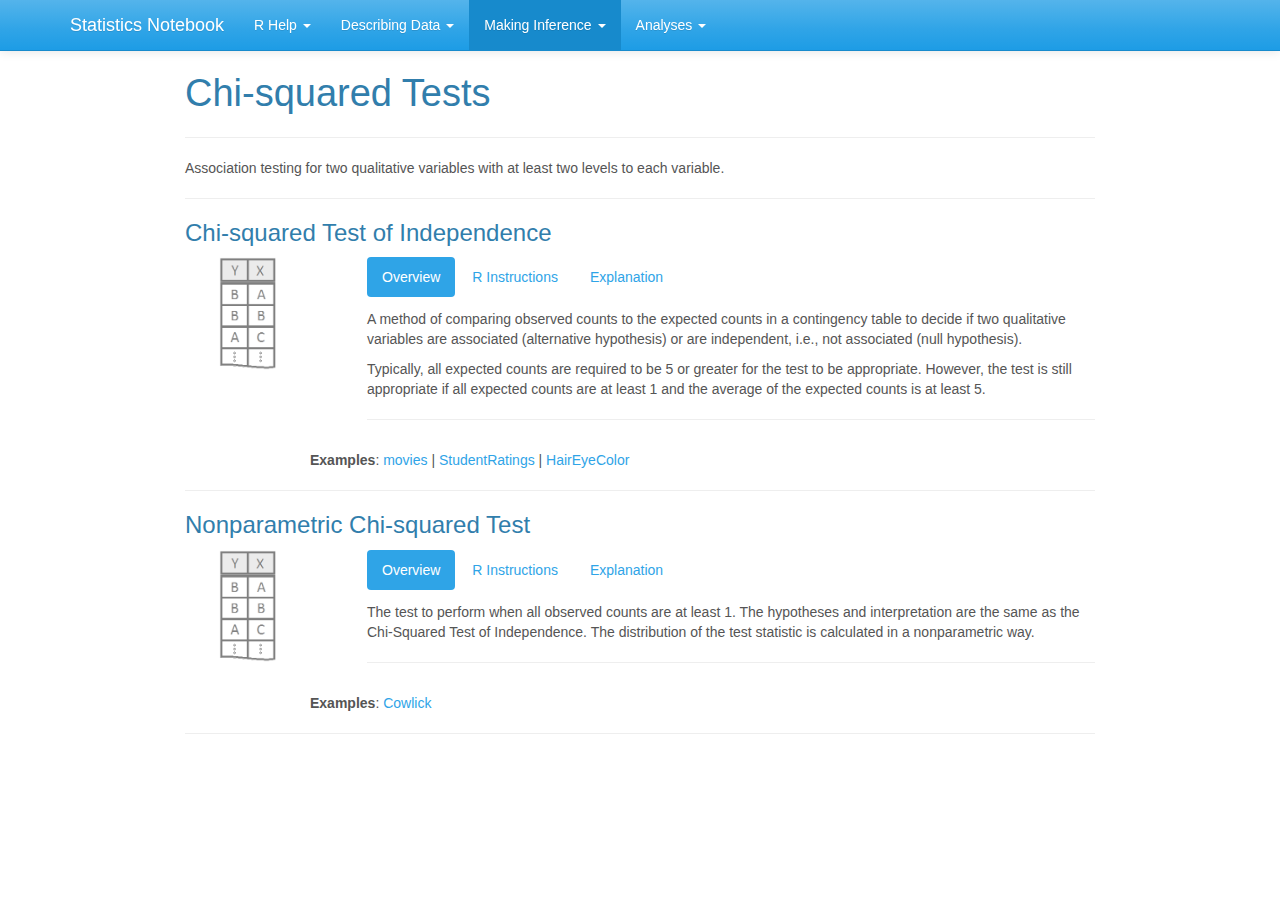
<file: MATH 325 Intermediate Statistics Projects/Statistics-Notebook-master/Statistics-Notebook-master/ChiSquaredTests.html>
<!DOCTYPE html>

<html>

<head>

<meta charset="utf-8" />
<meta name="generator" content="pandoc" />
<meta http-equiv="X-UA-Compatible" content="IE=EDGE" />




<title>Chi-squared Tests</title>

<script src="site_libs/jquery-1.11.3/jquery.min.js"></script>
<meta name="viewport" content="width=device-width, initial-scale=1" />
<link href="site_libs/bootstrap-3.3.5/css/cerulean.min.css" rel="stylesheet" />
<script src="site_libs/bootstrap-3.3.5/js/bootstrap.min.js"></script>
<script src="site_libs/bootstrap-3.3.5/shim/html5shiv.min.js"></script>
<script src="site_libs/bootstrap-3.3.5/shim/respond.min.js"></script>
<script src="site_libs/navigation-1.1/tabsets.js"></script>
<script src="site_libs/accessible-code-block-0.0.1/empty-anchor.js"></script>


<style type="text/css">code{white-space: pre;}</style>
<style type="text/css" data-origin="pandoc">
code.sourceCode > span { display: inline-block; line-height: 1.25; }
code.sourceCode > span { color: inherit; text-decoration: inherit; }
code.sourceCode > span:empty { height: 1.2em; }
.sourceCode { overflow: visible; }
code.sourceCode { white-space: pre; position: relative; }
div.sourceCode { margin: 1em 0; }
pre.sourceCode { margin: 0; }
@media screen {
div.sourceCode { overflow: auto; }
}
@media print {
code.sourceCode { white-space: pre-wrap; }
code.sourceCode > span { text-indent: -5em; padding-left: 5em; }
}
pre.numberSource code
  { counter-reset: source-line 0; }
pre.numberSource code > span
  { position: relative; left: -4em; counter-increment: source-line; }
pre.numberSource code > span > a:first-child::before
  { content: counter(source-line);
    position: relative; left: -1em; text-align: right; vertical-align: baseline;
    border: none; display: inline-block;
    -webkit-touch-callout: none; -webkit-user-select: none;
    -khtml-user-select: none; -moz-user-select: none;
    -ms-user-select: none; user-select: none;
    padding: 0 4px; width: 4em;
    color: #aaaaaa;
  }
pre.numberSource { margin-left: 3em; border-left: 1px solid #aaaaaa;  padding-left: 4px; }
div.sourceCode
  {  background-color: #f8f8f8; }
@media screen {
code.sourceCode > span > a:first-child::before { text-decoration: underline; }
}
code span.al { color: #ef2929; } /* Alert */
code span.an { color: #8f5902; font-weight: bold; font-style: italic; } /* Annotation */
code span.at { color: #c4a000; } /* Attribute */
code span.bn { color: #0000cf; } /* BaseN */
code span.cf { color: #204a87; font-weight: bold; } /* ControlFlow */
code span.ch { color: #4e9a06; } /* Char */
code span.cn { color: #000000; } /* Constant */
code span.co { color: #8f5902; font-style: italic; } /* Comment */
code span.cv { color: #8f5902; font-weight: bold; font-style: italic; } /* CommentVar */
code span.do { color: #8f5902; font-weight: bold; font-style: italic; } /* Documentation */
code span.dt { color: #204a87; } /* DataType */
code span.dv { color: #0000cf; } /* DecVal */
code span.er { color: #a40000; font-weight: bold; } /* Error */
code span.ex { } /* Extension */
code span.fl { color: #0000cf; } /* Float */
code span.fu { color: #000000; } /* Function */
code span.im { } /* Import */
code span.in { color: #8f5902; font-weight: bold; font-style: italic; } /* Information */
code span.kw { color: #204a87; font-weight: bold; } /* Keyword */
code span.op { color: #ce5c00; font-weight: bold; } /* Operator */
code span.ot { color: #8f5902; } /* Other */
code span.pp { color: #8f5902; font-style: italic; } /* Preprocessor */
code span.sc { color: #000000; } /* SpecialChar */
code span.ss { color: #4e9a06; } /* SpecialString */
code span.st { color: #4e9a06; } /* String */
code span.va { color: #000000; } /* Variable */
code span.vs { color: #4e9a06; } /* VerbatimString */
code span.wa { color: #8f5902; font-weight: bold; font-style: italic; } /* Warning */

</style>
<script>
// apply pandoc div.sourceCode style to pre.sourceCode instead
(function() {
  var sheets = document.styleSheets;
  for (var i = 0; i < sheets.length; i++) {
    if (sheets[i].ownerNode.dataset["origin"] !== "pandoc") continue;
    try { var rules = sheets[i].cssRules; } catch (e) { continue; }
    for (var j = 0; j < rules.length; j++) {
      var rule = rules[j];
      // check if there is a div.sourceCode rule
      if (rule.type !== rule.STYLE_RULE || rule.selectorText !== "div.sourceCode") continue;
      var style = rule.style.cssText;
      // check if color or background-color is set
      if (rule.style.color === '' && rule.style.backgroundColor === '') continue;
      // replace div.sourceCode by a pre.sourceCode rule
      sheets[i].deleteRule(j);
      sheets[i].insertRule('pre.sourceCode{' + style + '}', j);
    }
  }
})();
</script>
<style type="text/css">
  pre:not([class]) {
    background-color: white;
  }
</style>


<style type="text/css">
h1 {
  font-size: 34px;
}
h1.title {
  font-size: 38px;
}
h2 {
  font-size: 30px;
}
h3 {
  font-size: 24px;
}
h4 {
  font-size: 18px;
}
h5 {
  font-size: 16px;
}
h6 {
  font-size: 12px;
}
.table th:not([align]) {
  text-align: left;
}
</style>

<link rel="stylesheet" href="styles.css" type="text/css" />



<style type = "text/css">
.main-container {
  max-width: 940px;
  margin-left: auto;
  margin-right: auto;
}
code {
  color: inherit;
  background-color: rgba(0, 0, 0, 0.04);
}
img {
  max-width:100%;
}
.tabbed-pane {
  padding-top: 12px;
}
.html-widget {
  margin-bottom: 20px;
}
button.code-folding-btn:focus {
  outline: none;
}
summary {
  display: list-item;
}
</style>


<style type="text/css">
/* padding for bootstrap navbar */
body {
  padding-top: 51px;
  padding-bottom: 40px;
}
/* offset scroll position for anchor links (for fixed navbar)  */
.section h1 {
  padding-top: 56px;
  margin-top: -56px;
}
.section h2 {
  padding-top: 56px;
  margin-top: -56px;
}
.section h3 {
  padding-top: 56px;
  margin-top: -56px;
}
.section h4 {
  padding-top: 56px;
  margin-top: -56px;
}
.section h5 {
  padding-top: 56px;
  margin-top: -56px;
}
.section h6 {
  padding-top: 56px;
  margin-top: -56px;
}
.dropdown-submenu {
  position: relative;
}
.dropdown-submenu>.dropdown-menu {
  top: 0;
  left: 100%;
  margin-top: -6px;
  margin-left: -1px;
  border-radius: 0 6px 6px 6px;
}
.dropdown-submenu:hover>.dropdown-menu {
  display: block;
}
.dropdown-submenu>a:after {
  display: block;
  content: " ";
  float: right;
  width: 0;
  height: 0;
  border-color: transparent;
  border-style: solid;
  border-width: 5px 0 5px 5px;
  border-left-color: #cccccc;
  margin-top: 5px;
  margin-right: -10px;
}
.dropdown-submenu:hover>a:after {
  border-left-color: #ffffff;
}
.dropdown-submenu.pull-left {
  float: none;
}
.dropdown-submenu.pull-left>.dropdown-menu {
  left: -100%;
  margin-left: 10px;
  border-radius: 6px 0 6px 6px;
}
</style>

<script>
// manage active state of menu based on current page
$(document).ready(function () {
  // active menu anchor
  href = window.location.pathname
  href = href.substr(href.lastIndexOf('/') + 1)
  if (href === "")
    href = "index.html";
  var menuAnchor = $('a[href="' + href + '"]');

  // mark it active
  menuAnchor.parent().addClass('active');

  // if it's got a parent navbar menu mark it active as well
  menuAnchor.closest('li.dropdown').addClass('active');
});
</script>

<!-- tabsets -->

<style type="text/css">
.tabset-dropdown > .nav-tabs {
  display: inline-table;
  max-height: 500px;
  min-height: 44px;
  overflow-y: auto;
  background: white;
  border: 1px solid #ddd;
  border-radius: 4px;
}

.tabset-dropdown > .nav-tabs > li.active:before {
  content: "";
  font-family: 'Glyphicons Halflings';
  display: inline-block;
  padding: 10px;
  border-right: 1px solid #ddd;
}

.tabset-dropdown > .nav-tabs.nav-tabs-open > li.active:before {
  content: "&#xe258;";
  border: none;
}

.tabset-dropdown > .nav-tabs.nav-tabs-open:before {
  content: "";
  font-family: 'Glyphicons Halflings';
  display: inline-block;
  padding: 10px;
  border-right: 1px solid #ddd;
}

.tabset-dropdown > .nav-tabs > li.active {
  display: block;
}

.tabset-dropdown > .nav-tabs > li > a,
.tabset-dropdown > .nav-tabs > li > a:focus,
.tabset-dropdown > .nav-tabs > li > a:hover {
  border: none;
  display: inline-block;
  border-radius: 4px;
  background-color: transparent;
}

.tabset-dropdown > .nav-tabs.nav-tabs-open > li {
  display: block;
  float: none;
}

.tabset-dropdown > .nav-tabs > li {
  display: none;
}
</style>

<!-- code folding -->




</head>

<body>


<div class="container-fluid main-container">




<div class="navbar navbar-default  navbar-fixed-top" role="navigation">
  <div class="container">
    <div class="navbar-header">
      <button type="button" class="navbar-toggle collapsed" data-toggle="collapse" data-target="#navbar">
        <span class="icon-bar"></span>
        <span class="icon-bar"></span>
        <span class="icon-bar"></span>
      </button>
      <a class="navbar-brand" href="index.html">Statistics Notebook</a>
    </div>
    <div id="navbar" class="navbar-collapse collapse">
      <ul class="nav navbar-nav">
        <li class="dropdown">
  <a href="#" class="dropdown-toggle" data-toggle="dropdown" role="button" aria-expanded="false">
    R Help
     
    <span class="caret"></span>
  </a>
  <ul class="dropdown-menu" role="menu">
    <li>
      <a href="RCommands.html">R Commands</a>
    </li>
    <li>
      <a href="RMarkdownHints.html">R Markdown Hints</a>
    </li>
    <li>
      <a href="RCheatSheetsAndNotes.html">R Cheatsheets &amp; Notes</a>
    </li>
    <li>
      <a href="DataSources.html">Data Sources</a>
    </li>
  </ul>
</li>
<li class="dropdown">
  <a href="#" class="dropdown-toggle" data-toggle="dropdown" role="button" aria-expanded="false">
    Describing Data
     
    <span class="caret"></span>
  </a>
  <ul class="dropdown-menu" role="menu">
    <li>
      <a href="GraphicalSummaries.html">Graphical Summaries</a>
    </li>
    <li>
      <a href="NumericalSummaries.html">Numerical Summaries</a>
    </li>
  </ul>
</li>
<li class="dropdown">
  <a href="#" class="dropdown-toggle" data-toggle="dropdown" role="button" aria-expanded="false">
    Making Inference
     
    <span class="caret"></span>
  </a>
  <ul class="dropdown-menu" role="menu">
    <li>
      <a href="MakingInference.html">Making Inference</a>
    </li>
    <li>
      <a href="tTests.html">t Tests</a>
    </li>
    <li>
      <a href="WilcoxonTests.html">Wilcoxon Tests</a>
    </li>
    <li>
      <a href="ANOVA.html">ANOVA</a>
    </li>
    <li>
      <a href="Kruskal.html">Kruskal-Wallis</a>
    </li>
    <li>
      <a href="LinearRegression.html">Linear Regression</a>
    </li>
    <li>
      <a href="LogisticRegression.html">Logistic Regression</a>
    </li>
    <li>
      <a href="ChiSquaredTests.html">Chi Squared Tests</a>
    </li>
    <li>
      <a href="PermutationTests.html">Randomization Testing</a>
    </li>
  </ul>
</li>
<li class="dropdown">
  <a href="#" class="dropdown-toggle" data-toggle="dropdown" role="button" aria-expanded="false">
    Analyses
     
    <span class="caret"></span>
  </a>
  <ul class="dropdown-menu" role="menu">
    <li>
      <a href="./Analyses/AnalysisRubric.html">Analysis Rubric</a>
    </li>
    <li>
      <a href="./Analyses/StudentHousing.html">Good Example Analysis</a>
    </li>
    <li>
      <a href="./Analyses/StudentHousingPOOR.html">Poor Example Analysis</a>
    </li>
    <li>
      <a href="./Analyses/Rent.html">Rent</a>
    </li>
    <li>
      <a href="./Analyses/Stephanie.html">Stephanie</a>
    </li>
    <li>
      <a href="./Analyses/t Tests/HighSchoolSeniors.html">High School Seniors</a>
    </li>
    <li>
      <a href="./Analyses/Wilcoxon Tests/RecallingWords.html">Recalling Words</a>
    </li>
    <li>
      <a href="./Analyses/ANOVA/DayCare.html">Day Care</a>
    </li>
    <li>
      <a href="./Analyses/Kruskal-Wallis/Food.html">Food</a>
    </li>
    <li>
      <a href="./Analyses/Linear Regression/MySimpleLinearRegression.html">My Simple Linear Regression</a>
    </li>
    <li>
      <a href="./Analyses/Linear Regression/CarPrices.html">Car Prices</a>
    </li>
    <li>
      <a href="./Analyses/Logistic Regression/MyLogisticRegression.html">My Logistic Regression</a>
    </li>
    <li>
      <a href="./Analyses/Chi Squared Tests/MyChiSquaredTest.html">My Chi-sqaured Test</a>
    </li>
  </ul>
</li>
      </ul>
      <ul class="nav navbar-nav navbar-right">
        
      </ul>
    </div><!--/.nav-collapse -->
  </div><!--/.container -->
</div><!--/.navbar -->

<div class="fluid-row" id="header">



<h1 class="title toc-ignore">Chi-squared Tests</h1>

</div>


<script type="text/javascript">
 function showhide(id) {
    var e = document.getElementById(id);
    e.style.display = (e.style.display == 'block') ? 'none' : 'block';
 }
</script>
<hr />
<p>Association testing for two qualitative variables with at least two levels to each variable.</p>
<hr />
<div id="chi-squared-test-of-independence" class="section level3 tabset tabset-pills tabset-fade">
<h3>Chi-squared Test of Independence</h3>
<table>
<tr>
<td style="vertical-align:top;width:20%;">
<div style="float:left;width:125px;" align="center">
<p><img src="Images/QualYQualX.png" width=58px;></p>
</div>
</td>
<td style="vertical-align:top;width:80%;">
<div id="overview" class="section level4">
<h4>Overview</h4>
<p>A method of comparing observed counts to the expected counts in a contingency table to decide if two qualitative variables are associated (alternative hypothesis) or are independent, i.e., not associated (null hypothesis).</p>
<p>Typically, all expected counts are required to be 5 or greater for the test to be appropriate. However, the test is still appropriate if all expected counts are at least 1 and the average of the expected counts is at least 5.</p>
<hr />
</div>
<div id="r-instructions" class="section level4">
<h4>R Instructions</h4>
<p><strong>Console</strong> Help Command: <code>?chisq.test()</code></p>
<div id="to-run-the-test" class="section level5">
<h5>To Run the Test</h5>
<p><code>chisq.test(x)</code></p>
<p><code>x</code> must be a table or a matrix.</p>
<div id="to-make-a-table" class="section level6">
<h6>To Make a Table</h6>
<p>If you have a data set that you want to turn into a table, use the table command.</p>
<a href="javascript:showhide('table')">
<div class="hoverchunk">
<p><span class="tooltipr"> x <span class="tooltiprtext">The name of your created table to go in the <code>chisq.test()</code> code.</span> </span><span class="tooltipr">  &lt;-  <span class="tooltiprtext">This is the “left arrow” assignment operator that stores the results of your <code>table()</code> code into <code>x</code>.</span> </span><span class="tooltipr"> table( <span class="tooltiprtext">table is an R function used to tabulate how many times each value occrus in a given dataset.</span> </span><span class="tooltipr"> Dataset$FirstVariable, <span class="tooltiprtext">Use your dataset to call in a row variable.</span> </span><span class="tooltipr">  Dataset$SecondVariable) <span class="tooltiprtext">Use your dataset to call in a column variable.</span> </span></p>
</div>
<p></a></p>
<div id="table" style="display:none;">
<div class="sourceCode" id="cb1"><pre class="sourceCode r"><code class="sourceCode r"><span id="cb1-1"><a href="#cb1-1"></a>x &lt;-<span class="st"> </span><span class="kw">table</span>(mtcars<span class="op">$</span>am, mtcars<span class="op">$</span>cyl)</span>
<span id="cb1-2"><a href="#cb1-2"></a><span class="kw">pander</span>(x)</span></code></pre></div>
<table style="width:31%;">
<colgroup>
<col width="12%" />
<col width="5%" />
<col width="5%" />
<col width="6%" />
</colgroup>
<thead>
<tr class="header">
<th align="center"> </th>
<th align="center">4</th>
<th align="center">6</th>
<th align="center">8</th>
</tr>
</thead>
<tbody>
<tr class="odd">
<td align="center"><strong>0</strong></td>
<td align="center">3</td>
<td align="center">4</td>
<td align="center">12</td>
</tr>
<tr class="even">
<td align="center"><strong>1</strong></td>
<td align="center">8</td>
<td align="center">3</td>
<td align="center">2</td>
</tr>
</tbody>
</table>
<div class="sourceCode" id="cb2"><pre class="sourceCode r"><code class="sourceCode r"><span id="cb2-1"><a href="#cb2-1"></a><span class="co">#Rename rows and columns of your table:</span></span>
<span id="cb2-2"><a href="#cb2-2"></a><span class="kw">rownames</span>(x) &lt;-<span class="st"> </span><span class="kw">c</span>(<span class="st">&quot;Automatic&quot;</span>, <span class="st">&quot;Manual&quot;</span>)</span>
<span id="cb2-3"><a href="#cb2-3"></a><span class="kw">colnames</span>(x) &lt;-<span class="st"> </span><span class="kw">c</span>(<span class="st">&quot;4 cyl&quot;</span>, <span class="st">&quot;6 cyl&quot;</span>, <span class="st">&quot;8 cyl&quot;</span>)</span>
<span id="cb2-4"><a href="#cb2-4"></a><span class="kw">pander</span>(x)</span></code></pre></div>
<table style="width:56%;">
<colgroup>
<col width="22%" />
<col width="11%" />
<col width="11%" />
<col width="11%" />
</colgroup>
<thead>
<tr class="header">
<th align="center"> </th>
<th align="center">4 cyl</th>
<th align="center">6 cyl</th>
<th align="center">8 cyl</th>
</tr>
</thead>
<tbody>
<tr class="odd">
<td align="center"><strong>Automatic</strong></td>
<td align="center">3</td>
<td align="center">4</td>
<td align="center">12</td>
</tr>
<tr class="even">
<td align="center"><strong>Manual</strong></td>
<td align="center">8</td>
<td align="center">3</td>
<td align="center">2</td>
</tr>
</tbody>
</table>
</div>
<p><span style="font-size:.8em;"><em>Click open the example code above for details on how to rename rows and columns in a table.</em></span></p>
<p><br/></p>
</div>
<div id="to-make-a-matrix" class="section level6">
<h6>To Make a Matrix</h6>
<p>If you have tally counts of your observations, enter them into RStudio using a matrix.</p>
<a href="javascript:showhide('matrix1')">
<div class="hoverchunk">
<p><span class="tooltipr"> x <span class="tooltiprtext">The name of your created matrix to go in the <code>chisq.test()</code> code.</span> </span><span class="tooltipr">  &lt;-  <span class="tooltiprtext">This is the “left arrow” assignment operator that stores the results of your <code>cbind()</code> code into <code>x</code>.</span> </span><span class="tooltipr"> cbind( <span class="tooltiprtext">cbind stands for“column bind” and is a function that joins together different c() vectors to make them become columns of a table.</span> </span><span class="tooltipr"> `Farm 1` = <span class="tooltiprtext">The name of the first column you want in the matrix. To include spaces in the name, use the back-ticks ` and `.</span> </span><span class="tooltipr">  c(Pigs = 10, Cats = 5, Dogs = 28, Roosters = 3), <span class="tooltiprtext">Specify each of the values by name in a c(…) function to be stored in your first column, in this case, <code>Farm 1</code>.</span> </span><span class="tooltipr">  `Farm 2` = <span class="tooltiprtext">The name of the second column you want in the matrix.</span> </span><span class="tooltipr">  c(Pigs = 15, Cats = 3, Dogs = 8, Roosters = 1) <span class="tooltiprtext">Each new column must contain entries for each named element. Technically, you can leave off the names in all but the first column as only the names from the first column will be used.</span> </span><br/><span class="tooltipr"> pander(x) <span class="tooltiprtext">Print the matrix to the screen using pander(…).</span> </span></p>
</div>
<p></a></p>
<div id="matrix1" style="display:none;">
<table style="width:46%;">
<colgroup>
<col width="20%" />
<col width="12%" />
<col width="12%" />
</colgroup>
<thead>
<tr class="header">
<th align="center"> </th>
<th align="center">Farm 1</th>
<th align="center">Farm 2</th>
</tr>
</thead>
<tbody>
<tr class="odd">
<td align="center"><strong>Pigs</strong></td>
<td align="center">10</td>
<td align="center">15</td>
</tr>
<tr class="even">
<td align="center"><strong>Cats</strong></td>
<td align="center">5</td>
<td align="center">3</td>
</tr>
<tr class="odd">
<td align="center"><strong>Dogs</strong></td>
<td align="center">28</td>
<td align="center">8</td>
</tr>
<tr class="even">
<td align="center"><strong>Roosters</strong></td>
<td align="center">3</td>
<td align="center">1</td>
</tr>
</tbody>
</table>
</div>
<p>Or, notice how you could rbind instead with slightly different results…</p>
<a href="javascript:showhide('matrix2')">
<div class="hoverchunk">
<p><span class="tooltipr"> x <span class="tooltiprtext">The name of your created matrix to go in the <code>chisq.test()</code> code.</span> </span><span class="tooltipr">  &lt;-  <span class="tooltiprtext">This is the “left arrow” assignment operator that stores the results of your <code>cbind()</code> code into <code>x</code>.</span> </span><span class="tooltipr"> rbind( <span class="tooltiprtext">rbind stands for“row bind” and is a function that joins together different c() vectors to make them become rows of a table.</span> </span><span class="tooltipr"> `Farm 1` = <span class="tooltiprtext">The name of the first column you want in the matrix. To include spaces in the name, use the back-ticks ` and `.</span> </span><span class="tooltipr">  c(Pigs = 10, Cats = 5, Dogs = 28, Roosters = 3), <span class="tooltiprtext">Specify each of the values by name in a c(…) function to be stored in your first column, in this case, <code>Farm 1</code>.</span> </span><span class="tooltipr">  `Farm 2` = <span class="tooltiprtext">The name of the second column you want in the matrix.</span> </span><span class="tooltipr">  c(Pigs = 15, Cats = 3, Dogs = 8, Roosters = 1) <span class="tooltiprtext">Each new column must contain entries for each named element. Technically, you can leave off the names in all but the first column as only the names from the first column will be used.</span> </span><br/><span class="tooltipr"> pander(x) <span class="tooltiprtext">Print the matrix to the screen using pander(…).</span> </span></p>
</div>
<p></a></p>
<div id="matrix2" style="display:none;">
<table style="width:62%;">
<colgroup>
<col width="18%" />
<col width="9%" />
<col width="9%" />
<col width="9%" />
<col width="15%" />
</colgroup>
<thead>
<tr class="header">
<th align="center"> </th>
<th align="center">Pigs</th>
<th align="center">Cats</th>
<th align="center">Dogs</th>
<th align="center">Roosters</th>
</tr>
</thead>
<tbody>
<tr class="odd">
<td align="center"><strong>Farm 1</strong></td>
<td align="center">10</td>
<td align="center">5</td>
<td align="center">28</td>
<td align="center">3</td>
</tr>
<tr class="even">
<td align="center"><strong>Farm 2</strong></td>
<td align="center">15</td>
<td align="center">3</td>
<td align="center">8</td>
<td align="center">1</td>
</tr>
</tbody>
</table>
</div>
<p><br/></p>
</div>
</div>
<div id="diagnostics" class="section level5">
<h5>Diagnostics</h5>
<a href="javascript:showhide('chisq')">
<div class="hoverchunk">
<p><span class="tooltipr"> yourNamedTestResults <span class="tooltiprtext">This is some name you come up with that will become the R object that stores the results of your Chi-squated test <code>chisq.test()</code> command.</span> </span><span class="tooltipr">  &lt;-  <span class="tooltiprtext">This is the “left arrow” assignment operator that stores the results of your <code>chisq.test()</code> code into <code>yourNamedTestResults</code>.</span> </span><span class="tooltipr"> chisq.test( <span class="tooltiprtext"><code>chisq.test()</code> is an R function that stands for “Chi-Squared Test”. It performs the Chi-squared test for <code>x</code>.</span> </span><span class="tooltipr"> x) <span class="tooltiprtext"><code>x</code> is either a matrix or a table.</span> </span></p>
</div>
<p></a></p>
<div id="chisq" style="display:none;">
<table class="rconsole">
<tr>
<td>
<span class="tooltiprout"> Pearson’s Chi-squared test <span class="tooltiprouttext">The name of the test being performed.</span> </span>
</td>
</tr>
</table>
<p><br/></p>
<table class="rconsole">
<tr>
<td>
<span class="tooltiprout"> data: x <span class="tooltiprouttext">The data you are using for the Chi-Squared test. <code>x</code> is either a table or matrix that you created.</span>
</td>
<td>
<span class="tooltiprout"> X-squared = 9.2956, <span class="tooltiprouttext">The test statistic of the test follows a chi-squared distribution with the given degrees of freedom. See the end of the “Making Inference” page of the book to learn more about the Chi-squared Parametric Distribution.</span>
</td>
<td>
<span class="tooltiprout">  df = 3, <span class="tooltiprouttext">The degrees of freedom of the test. It is found by (number of rows - 1)x(number of columns - 1)</span>
</td>
<td>
<span class="tooltiprout">  p-value = 0.02561 <span class="tooltiprouttext">The p-value of the test is found by computing the probability of being more extreme than given test statistic. In R, you can compute this yourself using the code pchisq(9.2956, 3, lower.tail=FALSE).</span>
</td>
</tr>
</table>
</div>
<a href="javascript:showhide('expected')">
<div class="hoverchunk">
<p><span class="tooltipr"> yourNamedTestResults <span class="tooltiprtext">This is some name you come up with that will become the R object that stores the results of your Chi-squared test <code>chisq.test()</code> command.</span> </span><span class="tooltipr"> $ <span class="tooltiprtext">This allows you to access various elements from the test that was performed.</span> </span><span class="tooltipr"> expected <span class="tooltiprtext">The expected counts of the chi-squared test. These are computed for each observed count by using the equation (row tota)*(column total)/(total total).</span> </span></p>
</div>
<p></a></p>
<div id="expected" style="display:none;">

<table class="rconsole">
<tr>
<td align="left">
</td>
<td align="right">
<span class="tooltiprout"> Pigs <span class="tooltiprouttext">EXPLANATION.</span>
</td>
<td align="right">
<span class="tooltiprout">   Cats <span class="tooltiprouttext">EXPLANATION.</span> </span>
</td>
<td align="right">
<span class="tooltiprout">   Dogs <span class="tooltiprouttext">EXPLANATION.</span> </span>
</td>
<td align="right">
<span class="tooltiprout">   Roosters <span class="tooltiprouttext">EXPLANATION.</span> </span>
</td>
<tr>
<td align="left">
<span class="tooltiprout"> Farm 1 <span class="tooltiprouttext">EXPLANATION.</span> </span>
</td>
<td align="right">
<span class="tooltiprout">   15.753425 <span class="tooltiprouttext">EXPLANATION.</span> </span>
</td>
<td align="right">
<span class="tooltiprout">   5.041096 <span class="tooltiprouttext">EXPLANATION.</span> </span>
</td>
<td align="right">
<span class="tooltiprout"> 22.68493 <span class="tooltiprouttext">EXPLANATION.</span> </span>
</td>
<td align="right">
<span class="tooltiprout"> 2.520548 <span class="tooltiprouttext">EXPLANATION.</span> </span>
</td>
</td>
</tr>
<tr>
<td align="left">
<span class="tooltiprout"> Farm 2 <span class="tooltiprouttext">EXPLANATION.</span> </span>
</td>
<td align="right">
<span class="tooltiprout">   9.246575 <span class="tooltiprouttext">EXPLANATION.</span> </span>
</td>
<td align="right">
<span class="tooltiprout">   2.958904 <span class="tooltiprouttext">EXPLANATION.</span> </span>
</td>
<td align="right">
<span class="tooltiprout"> 13.31507 <span class="tooltiprouttext">EXPLANATION.</span> </span>
</td>
<td align="right">
<span class="tooltiprout"> 1.479452 <span class="tooltiprouttext">EXPLANATION.</span> </span>
</td>
</td>
</tr>
</table>
</div>
<p><br/></p>
</div>
<div id="interpretation-pearson-residuals" class="section level5">
<h5>Interpretation: Pearson Residuals</h5>
<a href="javascript:showhide('residuals')">
<div class="hoverchunk">
<p><span class="tooltipr"> yourNamedTestResults <span class="tooltiprtext">This is some name you come up with that will become the R object that stores the results of your Chi-squated test <code>chisq.test()</code> command.</span> </span><span class="tooltipr"> $ <span class="tooltiprtext">This allows you to access various elements from the test that was performed.</span> </span><span class="tooltipr"> residuals <span class="tooltiprtext">This grabs the residuals for each observation in the Chi-squared test.</span> </span></p>
</div>
<p></a></p>
<div id="residuals" style="display:none;">

<table class="rconsole">
<tr>
<td align="left">
</td>
<td align="right">
<span class="tooltiprout"> Pigs <span class="tooltiprouttext">EXPLANATION.</span>
</td>
<td align="right">
<span class="tooltiprout">   Cats <span class="tooltiprouttext">EXPLANATION.</span> </span>
</td>
<td align="right">
<span class="tooltiprout">   Dogs <span class="tooltiprouttext">EXPLANATION.</span> </span>
</td>
<td align="right">
<span class="tooltiprout">   Roosters <span class="tooltiprouttext">EXPLANATION.</span> </span>
</td>
<tr>
<td align="left">
<span class="tooltiprout"> Farm 1 <span class="tooltiprouttext">EXPLANATION.</span> </span>
</td>
<td align="right">
<span class="tooltiprout">   -1.449569 <span class="tooltiprouttext">EXPLANATION.</span> </span>
</td>
<td align="right">
<span class="tooltiprout">   -0.01830357 <span class="tooltiprouttext">EXPLANATION.</span> </span>
</td>
<td align="right">
<span class="tooltiprout"> 1.115938 <span class="tooltiprouttext">EXPLANATION.</span> </span>
</td>
<td align="right">
<span class="tooltiprout"> 0.3019936 <span class="tooltiprouttext">EXPLANATION.</span> </span>
</td>
</td>
</tr>
<tr>
<td align="left">
<span class="tooltiprout"> Farm 2 <span class="tooltiprouttext">EXPLANATION.</span> </span>
</td>
<td align="right">
<span class="tooltiprout">   1.892065 <span class="tooltiprouttext">EXPLANATION.</span> </span>
</td>
<td align="right">
<span class="tooltiprout">   0.02389092 <span class="tooltiprouttext">EXPLANATION.</span> </span>
</td>
<td align="right">
<span class="tooltiprout"> -1.456589 <span class="tooltiprouttext">EXPLANATION.</span> </span>
</td>
<td align="right">
<span class="tooltiprout"> -0.3941801 <span class="tooltiprouttext">EXPLANATION.</span> </span>
</td>
</td>
</tr>
</table>
</div>
<hr />
</div>
</div>
<div id="explanation" class="section level4">
<h4>Explanation</h4>
<p>To demonstrate the theory behind the Chi-squared Test, consider the following data about the survival of the Titanic passengers as a specific example. The rows of the following contingency table (a table of counts) show the <strong>Class</strong> of the passenger, while the columns show the <strong>Survival</strong> of the passenger. Note that each passenger is placed in exactly one <strong>Class</strong> and one level of <strong>Survival</strong>. Also, the two factors, <strong>Class</strong> and <strong>Survival</strong>, are qualitative variables with at least two levels. Thus, the data meets the basic requirements of the Chi-squared Test.</p>
<div style="padding-left:15%; padding-right:15%;">
<table>
<thead>
<tr class="header">
<th align="left"></th>
<th align="right">No</th>
<th align="right">Yes</th>
</tr>
</thead>
<tbody>
<tr class="odd">
<td align="left">1st</td>
<td align="right">122</td>
<td align="right">203</td>
</tr>
<tr class="even">
<td align="left">2nd</td>
<td align="right">167</td>
<td align="right">118</td>
</tr>
<tr class="odd">
<td align="left">3rd</td>
<td align="right">528</td>
<td align="right">178</td>
</tr>
<tr class="even">
<td align="left">Crew</td>
<td align="right">673</td>
<td align="right">212</td>
</tr>
</tbody>
</table>
</div>
<div id="the-hypotheses" class="section level5">
<h5>The Hypotheses</h5>
<p>The hypotheses of the Chi-squared Test are written as verbal statements.</p>
<p><span class="math inline">\(H_0\)</span>: The row variable and column variable are independent.</p>
<p><span class="math inline">\(H_a\)</span>: The row variable and column variable are associated (not independent).</p>
<p>For the Titanic data, these hypotheses would be written as</p>
<p><span class="math inline">\(H_0\)</span>: Class and Survival are independent.</p>
<p><span class="math inline">\(H_a\)</span>: Class and Survival are associated.</p>
</div>
<div id="the-model" class="section level5">
<h5>The Model</h5>
<p>Recall that to obtain a <span class="math inline">\(p\)</span>-value for a hypothesis test two things are required, 1) a test statistic, and 2) the distribution of the test statistic under the null hypothesis.</p>
<p>The test statistic for the Chi-squared Test is given by the formula <span class="math display">\[
  \chi^2 = \sum_{i=1}^m \frac{(O_i - E_i)^2}{E_i}
\]</span> where <span class="math inline">\(O_i\)</span> represents each of the <span class="math inline">\(m\)</span> observed counts and <span class="math inline">\(E_i\)</span> represents the <span class="math inline">\(m\)</span> expected counts.</p>
<p>Note that <span class="math inline">\(m = r\times c\)</span>, were <span class="math inline">\(r\)</span> represents the number of rows in the contingency table and <span class="math inline">\(c\)</span> represents the number of columns.</p>
<p>The expected counts are obtained by the formula <span class="math display">\[
  E_i = \frac{\text{(row total)(column total)}}{\text{(total total)}}
\]</span></p>
<p>The <span class="math inline">\(\chi^2\)</span> test statistic can be assumed to follow a <a href="MakingInference.html#chisquared">chi-squared distribution</a> with degrees of freedom <span class="math inline">\(p = (r-1)\times(c-1)\)</span> as long as the distribution of counts meets either of the following requirements.</p>
<ul>
<li>All expected counts are greater than five.</li>
</ul>
<p>OR</p>
<ul>
<li>All expected counts are greater than one, and the average of the expected counts is at least five.</li>
</ul>
<div id="where-the-chi2-statistic-comes-from" class="section level6">
<h6>Where the <span class="math inline">\(\chi^2\)</span> statistic Comes From</h6>
<div style="padding-left:15px;">
<p>Consider the following graphic of the Titanic data. The data suggests that <strong>Survival</strong> of passengers appears to be associated with the <strong>Class</strong> of the passenger (the alternative hypothesis). This is due to the fact that more 1st class passengers survived than perished but far more 3rd class and Crew members perished than survived. It seems that the chances of survival were much greater for the 1st and 2nd class passengers than the 3rd class and Crew. Thus, survival appears to be associated with class.</p>
<p><img src="ChiSquaredTests_files/figure-html/unnamed-chunk-6-1.png" width="672" /></p>
<p>If the null hypothesis were true for the Titanic data, then we would expect to see roughly the same percentage of survival across all classes. In other words, if <strong>Class</strong> and <strong>Survival</strong> were independent, we would expect to see plots more like the theoretical ones depicted below.</p>
<p><img src="ChiSquaredTests_files/figure-html/unnamed-chunk-7-1.png" width="672" /></p>
<p>The theoretical plot above depicts the expected counts for each <strong>Class</strong> and <strong>Survival</strong> combination. To see where these expected counts come from, note that there are a total of 2,201 passengers recorded for the Titanic data (the sum of all values in the table). Further, there are a total of <span class="math inline">\(122+203 = 325\)</span> passengers that were 1st class, <span class="math inline">\(167 + 118 = 285\)</span> passengers in 2nd class, <span class="math inline">\(528 + 178 = 706\)</span> passengers in 3rd class, and <span class="math inline">\(673 + 212 = 885\)</span> Crew members. Thus, we have the following percentage of each class of passenger. Note that these percentages were obtained by taking the row totals and dividing them by the “total total”.</p>
<div style="padding-left:25%; padding-right:35%;">
<table>
<thead>
<tr class="header">
<th align="left">Class</th>
<th align="right">Percentage</th>
</tr>
</thead>
<tbody>
<tr class="odd">
<td align="left">1st</td>
<td align="right">0.1476602</td>
</tr>
<tr class="even">
<td align="left">2nd</td>
<td align="right">0.1294866</td>
</tr>
<tr class="odd">
<td align="left">3rd</td>
<td align="right">0.3207633</td>
</tr>
<tr class="even">
<td align="left">Crew</td>
<td align="right">0.4020900</td>
</tr>
</tbody>
</table>
</div>
<p>Thus, if the null hypothesis is true, we would “expect” these percentages to remain consistent across both categories of <strong>Survival</strong>. Since there were <span class="math inline">\(122+167+528+673 = 1490\)</span> passengers that did not survive and <span class="math inline">\(203+118+178+212 =711\)</span> passengers that survived, we have the following expected counts. The counts under <strong>Survived</strong> were obtained by multiplying the number of passengers that survived, <span class="math inline">\(711\)</span> by each of the percentages for the different classes. The counts under <strong>Perished</strong> were obtained by multiplying the number of passengers that perished, <span class="math inline">\(1,490\)</span> by each of the percentages for the different classes.</p>
<div style="padding-left:20%; padding-right:30%;">
<table>
<thead>
<tr class="header">
<th align="left">Class</th>
<th align="right">Percentage</th>
<th align="right">Survived</th>
<th align="right">Perished</th>
</tr>
</thead>
<tbody>
<tr class="odd">
<td align="left">1st</td>
<td align="right">0.1476602</td>
<td align="right">104.98637</td>
<td align="right">220.0136</td>
</tr>
<tr class="even">
<td align="left">2nd</td>
<td align="right">0.1294866</td>
<td align="right">92.06497</td>
<td align="right">192.9350</td>
</tr>
<tr class="odd">
<td align="left">3rd</td>
<td align="right">0.3207633</td>
<td align="right">228.06270</td>
<td align="right">477.9373</td>
</tr>
<tr class="even">
<td align="left">Crew</td>
<td align="right">0.4020900</td>
<td align="right">285.88596</td>
<td align="right">599.1140</td>
</tr>
</tbody>
</table>
</div>
<p>Notice that the above process followed the procedure of dividing the row totals by the total total and then multiplying that percentage to the column totals. Because the order of multiplication and division does not matter, we can phrase this as (row total)(column total) / (total total). These provide the counts we would expect if the null hypothesis were true.</p>
<p>When the observed counts differ dramatically from the expected counts, we will reject the null hypothesis. To measure how dramatically the observed counts differ from the expected counts we use the formula <span class="math display">\[
  \chi^2 = \sum_{i=1}^m \frac{(O_i - E_i)^2}{E_i}
\]</span> which is the formula that was stated previously. Notice that <span class="math inline">\(\chi^2\)</span> will become large when the observed counts differ dramatically from the expected counts, and will be relatively small when the expected counts and observed counts are similar.</p>
<p>The <span class="math inline">\(p\)</span>-value for the <span class="math inline">\(\chi^2\)</span> statistic can be calculated using a chi-squared distribution with degrees of freedom equal to the product of (the number of rows - 1) and (the number of columns - 1).</p>
</div>
</div>
</div>
<div id="interpretation" class="section level5">
<h5>Interpretation</h5>
<p>If the null hypothesis is true, then the interpretation is simple, the two variables are independent. End of story. However, when the null hypothesis is rejected and the alternative is concluded, it becomes interesting to interpret the results because all we know now is that the two variables are somehow associated.</p>
<p>One way to interpret the results is to consider the individual values of <span class="math display">\[
  \frac{(O_i-E_i)^2}{E_i}
\]</span> which, when square-rooted are sometimes called the Pearson residuals. <span class="math display">\[
  \sqrt{\frac{(O_i-E_i)^2}{E_i}} =   \frac{(O_i-E_i)}{\sqrt{E_i}}
\]</span></p>
<p>The Pearson residuals allow a quick understanding of which observed counts are responsible for the <span class="math inline">\(\chi^2\)</span> statistic being large. They also show the direction in which the observed counts differ from the expected counts.</p>
<p>For the Titanic data the Pearson residuals are given in the following table. Note that the most dramatic depatures in the observed counts (from the expected counts) were for the 1st Class survivors (Pearson residual = 9.566) and the 1st class passengers that perished (Pearson residual = -6.608). These tell us that far more 1st class passengers survived than we would have expected and far fewer perished than we expected. The next interesting scenario is for the Crew members, where more than expected perished and fewer than expected survived. A similar story to a lesser degree is true for the 3rd class passengers. The 2nd class passengers were similar to the 1st class passengers (more survived and less perished than expected) but to a far lesser degree.</p>
<div style="padding-left:20%; padding-right:30%;">
<table>
<thead>
<tr class="header">
<th align="left"></th>
<th align="right">No</th>
<th align="right">Yes</th>
</tr>
</thead>
<tbody>
<tr class="odd">
<td align="left">1st</td>
<td align="right">-6.607873</td>
<td align="right">9.565772</td>
</tr>
<tr class="even">
<td align="left">2nd</td>
<td align="right">-1.867159</td>
<td align="right">2.702959</td>
</tr>
<tr class="odd">
<td align="left">3rd</td>
<td align="right">2.289965</td>
<td align="right">-3.315027</td>
</tr>
<tr class="even">
<td align="left">Crew</td>
<td align="right">3.018611</td>
<td align="right">-4.369840</td>
</tr>
</tbody>
</table>
</div>
<hr />
</div>
</div>
</div>
<div id="section" class="section level3">
<h3></h3>
</td>
</tr>
</table>
<div style="padding-left:125px;">
<p><strong>Examples</strong>: <a href="./Analyses/Chi%20Squared%20Tests/Examples/movies.html">movies</a> | <a href="./Analyses/Chi%20Squared%20Tests/Examples/Math325StudentRatings.html">StudentRatings</a> | <a href="./Analyses/Chi%20Squared%20Tests/Examples/HairEyeColorChiSquaredTest.html">HairEyeColor</a></p>
</div>
<hr />
</div>
<div id="nonparametric-chi-squared-test" class="section level3 tabset tabset-pills tabset-fade">
<h3>Nonparametric Chi-squared Test</h3>
<table>
<tr>
<td style="vertical-align:top;width:20%;">
<div style="float:left;width:125px;" align="center">
<p><img src="Images/QualYQualX.png" width=58px;></p>
</div>
</td>
<td style="vertical-align:top;width:80%;">
<div id="overview-1" class="section level4">
<h4>Overview</h4>
<p>The test to perform when all observed counts are at least 1. The hypotheses and interpretation are the same as the Chi-Squared Test of Independence. The distribution of the test statistic is calculated in a nonparametric way.</p>
<hr />
</div>
<div id="r-instructions-1" class="section level4">
<h4>R Instructions</h4>
<p><strong>Console</strong> Help Command: <code>?chisq.test()</code></p>
<a href="javascript:showhide('chisq.test2')">
<div class="hoverchunk">
<p><span class="tooltipr"> chisq.test( <span class="tooltiprtext"><code>chisq.test()</code> is an R function that stands for “Chi-Squared Test”. It performs the Chi-squared test for <code>x</code>.</span> </span><span class="tooltipr"> x, <span class="tooltiprtext"><code>x</code> is either a matrix or a table.</span><span class="tooltipr"></span> </span><span class="tooltipr"> simulate.p.value=TRUE) <span class="tooltiprtext">EXPLANATION.</span> </span></p>
</div>
<p></a></p>
<div id="chisq.test2" style="display:none;">
<table class="rconsole">
<tr>
<td>
<span class="tooltiprout"> Pearson’s Chi-squared test with simulated p-value (based on 2000 replicates) <span class="tooltiprouttext">EXPLANATION.</span> </span>
</td>
</tr>
</table>
<p><br/></p>
<table class="rconsole">
<tr>
<td>
<span class="tooltiprout"> data: x <span class="tooltiprouttext">The data you are using for the Chi-Squared test. <code>x</code> is either a table or matrix that you created.</span>
</td>
<td>
<span class="tooltiprout"> X-squared = 9.2956, <span class="tooltiprouttext">EXPLANATION.</span>
</td>
<td>
<span class="tooltiprout">  df = NA, <span class="tooltiprouttext">EXPLANATION.</span>
</td>
<td>
<span class="tooltiprout">  p-value = 0.02799 <span class="tooltiprouttext">EXPLANATION.</span>
</td>
</tr>
</table>
</div>
<hr />
</div>
<div id="explanation-1" class="section level4">
<h4>Explanation</h4>
<p>The nonparametric chi-squared test is very similar to the chi-squared test. The hypotheses, expected counts, and test statistic are all exactly the same as the chi-squared test. The only difference is that the test statistic is not assumed to follow a parametric chi-squared distribution.</p>
<div id="the-hypotheses-1" class="section level5">
<h5>The Hypotheses</h5>
<p><span class="math inline">\(H_0\)</span>: The row variable and column variable are independent.</p>
<p><span class="math inline">\(H_a\)</span>: The row variable and column variable are associated.</p>
</div>
<div id="the-model-1" class="section level5">
<h5>The Model</h5>
<p>The test statistic for the Nonparametric Chi-squared Test is the same as the Chi-Squared Test. <span class="math display">\[
  \chi^2 = \sum_{i=1}^m \frac{(O_i - E_i)^2}{E_i}
\]</span> where <span class="math inline">\(O_i\)</span> represents each of the <span class="math inline">\(m\)</span> observed counts and <span class="math inline">\(E_i\)</span> represents the <span class="math inline">\(m\)</span> expected counts.</p>
<p>Note that <span class="math inline">\(m = r\times c\)</span>, were <span class="math inline">\(r\)</span> represents the number of rows in the contingency table and <span class="math inline">\(c\)</span> represents the number of columns.</p>
<p>The expected counts are also still obtained by the formula <span class="math display">\[
  E_i = \frac{\text{(row total)(column total)}}{\text{(total total)}}
\]</span></p>
<p>However, the <span class="math inline">\(\chi^2\)</span> test statistic is no longer assumed to follow a <a href="../ParametricDistributions.html#chisquared">chi-squared distribution</a>. Instead, a nonparametric distribution of the <span class="math inline">\(\chi^2\)</span> test statistic is generated using the following logic using the assumption that the null hypothesis is true. This is how it works.</p>
</div>
<div id="calculating-the-p-value" class="section level5">
<h5>Calculating the P-Value</h5>
<p>If the null hypothesis of a Chi-squared Test is true, then the row variable and the column variable are independent. This means that the probability of a certain level of the column variable occurring is the same in all rows. This is the driving idea behind the method of the Nonparametric Chi-squared Test.</p>
<p><strong>Step 1</strong>: Randomly reassign values in each row to a different column so that they are somewhat close to the original expected counts, but random. In other words, try to mimic a possible outcome for what would have happened if the row variable and column variable really were independent.</p>
<div style="padding-left:15px;">
<p>For the Titanic data, it would look something like this.</p>
<div style="color:#EE7942;">
<p><span style="font-size:.8em;"> <em>Remember, this is not the actual data, it is a randomly made up version of the Titanic data that reflects what we might have observed if Survival was actually independent of Class.</em> </span></p>
<table>
<thead>
<tr class="header">
<th align="left"></th>
<th align="right">Yes</th>
<th align="right">No</th>
</tr>
</thead>
<tbody>
<tr class="odd">
<td align="left">1st</td>
<td align="right">113</td>
<td align="right">212</td>
</tr>
<tr class="even">
<td align="left">2nd</td>
<td align="right">86</td>
<td align="right">199</td>
</tr>
<tr class="odd">
<td align="left">3rd</td>
<td align="right">243</td>
<td align="right">463</td>
</tr>
<tr class="even">
<td align="left">Crew</td>
<td align="right">277</td>
<td align="right">608</td>
</tr>
</tbody>
</table>
</div>
</div>
<p><strong>Step 2</strong>: Perform a Chi-squared Test of Independence of the rearranged data and record the value of the <span class="math inline">\(\chi^2\)</span> test statistic.</p>
<div style="padding-left:15px;">
<p>For the made up data above, the Chi-squared Test of Independence gives the test statistic of</p>
<div style="color:#EE7942;">
<p><span class="math display">\[\chi^2 = 3.1953669\]</span></p>
</div>
</div>
<p><strong>Step 3</strong>: Repeat the process thousands of times, always keeping track of the <span class="math inline">\(\chi^2\)</span> value from each test.</p>
<div style="padding-left:15px;">
<p>For 2,000 made up versions of the Titanic data (each similar to the orange table in <strong>Step 1</strong>), the 2,000 corresponding test statistics are summarized in the histogram below.</p>
<p><img src="ChiSquaredTests_files/figure-html/unnamed-chunk-12-1.png" width="672" /></p>
</div>
<p><strong>Step 4</strong>: Calculate the number of <span class="math inline">\(\chi^2\)</span> statistics (from the thousands of simulated data sets) that are as extreme or more extreme than the original test statistic observed for the real data. Add 1 to this value (to avoid the possibility of getting a p-value of 0) and then divide by the number of test statistics that were simulated to get the p-value of the Nonparametric Chi-squared Test.</p>
<div style="padding-left:15px;">
<p>For the Titanic data, the original Chi-squared Test statistic was <span class="math inline">\(190.4011036\)</span>. Notice that this statistic is dramatically larger than all of the test statistics that were simulated under the assumption that the null hypothesis was true. (See the histogram in <strong>Step 3</strong> to see that no simulated test statistic was above 20, and very few were higher than 15!) Thus, for the Titanic data, no simulated test statistics were as extreme or more extreme than the observed test statistic. We add 1 to this, and divide by 2,000 to get that the p-value = <span class="math inline">\((0 + 1)/2000 = 0.00005\)</span>. This is sufficient evidence to reject the null hypothesis.</p>
</div>
</div>
<div id="interpretation-1" class="section level5">
<h5>Interpretation</h5>
<p>The interpretation of the Nonparametric Chi-squared Test is exactly the same as the Chi-squared Test. The only difference is in the calculation of the p-value. Fortunately, most software will automatically perform the Nonparametric Chi-squared Test, so all of the above calculations will be performed automatically.</p>
<hr />
</div>
</div>
</div>
<div id="section-1" class="section level3">
<h3></h3>
</td>
</tr>
</table>
<div style="padding-left:125px;">
<p><strong>Examples</strong>: <a href="./Analyses/Chi%20Squared%20Tests/Examples/CowlickNonparChiSquare.html">Cowlick</a></p>
</div>
<hr />
<footer>
</footer>
</div>




</div>

<script>

// add bootstrap table styles to pandoc tables
function bootstrapStylePandocTables() {
  $('tr.header').parent('thead').parent('table').addClass('table table-condensed');
}
$(document).ready(function () {
  bootstrapStylePandocTables();
});


</script>

<!-- tabsets -->

<script>
$(document).ready(function () {
  window.buildTabsets("TOC");
});

$(document).ready(function () {
  $('.tabset-dropdown > .nav-tabs > li').click(function () {
    $(this).parent().toggleClass('nav-tabs-open')
  });
});
</script>

<!-- code folding -->


<!-- dynamically load mathjax for compatibility with self-contained -->
<script>
  (function () {
    var script = document.createElement("script");
    script.type = "text/javascript";
    script.src  = "https://mathjax.rstudio.com/latest/MathJax.js?config=TeX-AMS-MML_HTMLorMML";
    document.getElementsByTagName("head")[0].appendChild(script);
  })();
</script>

</body>
</html>
</file>
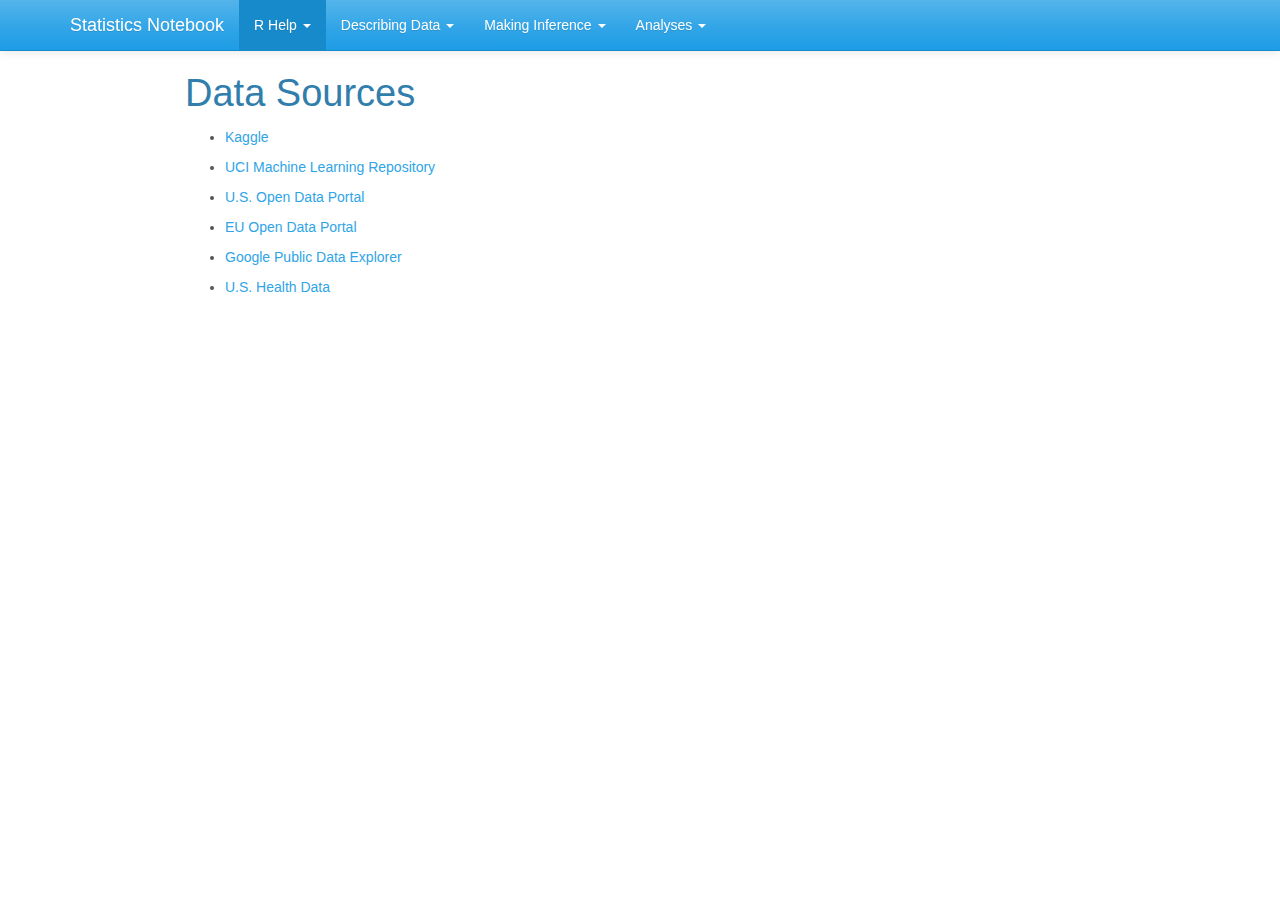
<file: MATH 325 Intermediate Statistics Projects/Statistics-Notebook-master/Statistics-Notebook-master/DataSources.html>
<!DOCTYPE html>

<html>

<head>

<meta charset="utf-8" />
<meta name="generator" content="pandoc" />
<meta http-equiv="X-UA-Compatible" content="IE=EDGE" />




<title>Data Sources</title>

<script src="site_libs/jquery-1.11.3/jquery.min.js"></script>
<meta name="viewport" content="width=device-width, initial-scale=1" />
<link href="site_libs/bootstrap-3.3.5/css/cerulean.min.css" rel="stylesheet" />
<script src="site_libs/bootstrap-3.3.5/js/bootstrap.min.js"></script>
<script src="site_libs/bootstrap-3.3.5/shim/html5shiv.min.js"></script>
<script src="site_libs/bootstrap-3.3.5/shim/respond.min.js"></script>
<script src="site_libs/navigation-1.1/tabsets.js"></script>
<script src="site_libs/accessible-code-block-0.0.1/empty-anchor.js"></script>




<style type="text/css">
h1 {
  font-size: 34px;
}
h1.title {
  font-size: 38px;
}
h2 {
  font-size: 30px;
}
h3 {
  font-size: 24px;
}
h4 {
  font-size: 18px;
}
h5 {
  font-size: 16px;
}
h6 {
  font-size: 12px;
}
.table th:not([align]) {
  text-align: left;
}
</style>

<link rel="stylesheet" href="styles.css" type="text/css" />



<style type = "text/css">
.main-container {
  max-width: 940px;
  margin-left: auto;
  margin-right: auto;
}
code {
  color: inherit;
  background-color: rgba(0, 0, 0, 0.04);
}
img {
  max-width:100%;
}
.tabbed-pane {
  padding-top: 12px;
}
.html-widget {
  margin-bottom: 20px;
}
button.code-folding-btn:focus {
  outline: none;
}
summary {
  display: list-item;
}
</style>


<style type="text/css">
/* padding for bootstrap navbar */
body {
  padding-top: 51px;
  padding-bottom: 40px;
}
/* offset scroll position for anchor links (for fixed navbar)  */
.section h1 {
  padding-top: 56px;
  margin-top: -56px;
}
.section h2 {
  padding-top: 56px;
  margin-top: -56px;
}
.section h3 {
  padding-top: 56px;
  margin-top: -56px;
}
.section h4 {
  padding-top: 56px;
  margin-top: -56px;
}
.section h5 {
  padding-top: 56px;
  margin-top: -56px;
}
.section h6 {
  padding-top: 56px;
  margin-top: -56px;
}
.dropdown-submenu {
  position: relative;
}
.dropdown-submenu>.dropdown-menu {
  top: 0;
  left: 100%;
  margin-top: -6px;
  margin-left: -1px;
  border-radius: 0 6px 6px 6px;
}
.dropdown-submenu:hover>.dropdown-menu {
  display: block;
}
.dropdown-submenu>a:after {
  display: block;
  content: " ";
  float: right;
  width: 0;
  height: 0;
  border-color: transparent;
  border-style: solid;
  border-width: 5px 0 5px 5px;
  border-left-color: #cccccc;
  margin-top: 5px;
  margin-right: -10px;
}
.dropdown-submenu:hover>a:after {
  border-left-color: #ffffff;
}
.dropdown-submenu.pull-left {
  float: none;
}
.dropdown-submenu.pull-left>.dropdown-menu {
  left: -100%;
  margin-left: 10px;
  border-radius: 6px 0 6px 6px;
}
</style>

<script>
// manage active state of menu based on current page
$(document).ready(function () {
  // active menu anchor
  href = window.location.pathname
  href = href.substr(href.lastIndexOf('/') + 1)
  if (href === "")
    href = "index.html";
  var menuAnchor = $('a[href="' + href + '"]');

  // mark it active
  menuAnchor.parent().addClass('active');

  // if it's got a parent navbar menu mark it active as well
  menuAnchor.closest('li.dropdown').addClass('active');
});
</script>

<!-- tabsets -->

<style type="text/css">
.tabset-dropdown > .nav-tabs {
  display: inline-table;
  max-height: 500px;
  min-height: 44px;
  overflow-y: auto;
  background: white;
  border: 1px solid #ddd;
  border-radius: 4px;
}

.tabset-dropdown > .nav-tabs > li.active:before {
  content: "";
  font-family: 'Glyphicons Halflings';
  display: inline-block;
  padding: 10px;
  border-right: 1px solid #ddd;
}

.tabset-dropdown > .nav-tabs.nav-tabs-open > li.active:before {
  content: "&#xe258;";
  border: none;
}

.tabset-dropdown > .nav-tabs.nav-tabs-open:before {
  content: "";
  font-family: 'Glyphicons Halflings';
  display: inline-block;
  padding: 10px;
  border-right: 1px solid #ddd;
}

.tabset-dropdown > .nav-tabs > li.active {
  display: block;
}

.tabset-dropdown > .nav-tabs > li > a,
.tabset-dropdown > .nav-tabs > li > a:focus,
.tabset-dropdown > .nav-tabs > li > a:hover {
  border: none;
  display: inline-block;
  border-radius: 4px;
  background-color: transparent;
}

.tabset-dropdown > .nav-tabs.nav-tabs-open > li {
  display: block;
  float: none;
}

.tabset-dropdown > .nav-tabs > li {
  display: none;
}
</style>

<!-- code folding -->




</head>

<body>


<div class="container-fluid main-container">




<div class="navbar navbar-default  navbar-fixed-top" role="navigation">
  <div class="container">
    <div class="navbar-header">
      <button type="button" class="navbar-toggle collapsed" data-toggle="collapse" data-target="#navbar">
        <span class="icon-bar"></span>
        <span class="icon-bar"></span>
        <span class="icon-bar"></span>
      </button>
      <a class="navbar-brand" href="index.html">Statistics Notebook</a>
    </div>
    <div id="navbar" class="navbar-collapse collapse">
      <ul class="nav navbar-nav">
        <li class="dropdown">
  <a href="#" class="dropdown-toggle" data-toggle="dropdown" role="button" aria-expanded="false">
    R Help
     
    <span class="caret"></span>
  </a>
  <ul class="dropdown-menu" role="menu">
    <li>
      <a href="RCommands.html">R Commands</a>
    </li>
    <li>
      <a href="RMarkdownHints.html">R Markdown Hints</a>
    </li>
    <li>
      <a href="RCheatSheetsAndNotes.html">R Cheatsheets &amp; Notes</a>
    </li>
    <li>
      <a href="DataSources.html">Data Sources</a>
    </li>
  </ul>
</li>
<li class="dropdown">
  <a href="#" class="dropdown-toggle" data-toggle="dropdown" role="button" aria-expanded="false">
    Describing Data
     
    <span class="caret"></span>
  </a>
  <ul class="dropdown-menu" role="menu">
    <li>
      <a href="GraphicalSummaries.html">Graphical Summaries</a>
    </li>
    <li>
      <a href="NumericalSummaries.html">Numerical Summaries</a>
    </li>
  </ul>
</li>
<li class="dropdown">
  <a href="#" class="dropdown-toggle" data-toggle="dropdown" role="button" aria-expanded="false">
    Making Inference
     
    <span class="caret"></span>
  </a>
  <ul class="dropdown-menu" role="menu">
    <li>
      <a href="MakingInference.html">Making Inference</a>
    </li>
    <li>
      <a href="tTests.html">t Tests</a>
    </li>
    <li>
      <a href="WilcoxonTests.html">Wilcoxon Tests</a>
    </li>
    <li>
      <a href="ANOVA.html">ANOVA</a>
    </li>
    <li>
      <a href="Kruskal.html">Kruskal-Wallis</a>
    </li>
    <li>
      <a href="LinearRegression.html">Linear Regression</a>
    </li>
    <li>
      <a href="LogisticRegression.html">Logistic Regression</a>
    </li>
    <li>
      <a href="ChiSquaredTests.html">Chi Squared Tests</a>
    </li>
    <li>
      <a href="PermutationTests.html">Randomization Testing</a>
    </li>
  </ul>
</li>
<li class="dropdown">
  <a href="#" class="dropdown-toggle" data-toggle="dropdown" role="button" aria-expanded="false">
    Analyses
     
    <span class="caret"></span>
  </a>
  <ul class="dropdown-menu" role="menu">
    <li>
      <a href="./Analyses/AnalysisRubric.html">Analysis Rubric</a>
    </li>
    <li>
      <a href="./Analyses/StudentHousing.html">Good Example Analysis</a>
    </li>
    <li>
      <a href="./Analyses/StudentHousingPOOR.html">Poor Example Analysis</a>
    </li>
    <li>
      <a href="./Analyses/Rent.html">Rent</a>
    </li>
    <li>
      <a href="./Analyses/Stephanie.html">Stephanie</a>
    </li>
    <li>
      <a href="./Analyses/t Tests/HighSchoolSeniors.html">High School Seniors</a>
    </li>
    <li>
      <a href="./Analyses/Wilcoxon Tests/RecallingWords.html">Recalling Words</a>
    </li>
    <li>
      <a href="./Analyses/ANOVA/DayCare.html">Day Care</a>
    </li>
    <li>
      <a href="./Analyses/Kruskal-Wallis/Food.html">Food</a>
    </li>
    <li>
      <a href="./Analyses/Linear Regression/MySimpleLinearRegression.html">My Simple Linear Regression</a>
    </li>
    <li>
      <a href="./Analyses/Linear Regression/CarPrices.html">Car Prices</a>
    </li>
    <li>
      <a href="./Analyses/Logistic Regression/MyLogisticRegression.html">My Logistic Regression</a>
    </li>
    <li>
      <a href="./Analyses/Chi Squared Tests/MyChiSquaredTest.html">My Chi-sqaured Test</a>
    </li>
  </ul>
</li>
      </ul>
      <ul class="nav navbar-nav navbar-right">
        
      </ul>
    </div><!--/.nav-collapse -->
  </div><!--/.container -->
</div><!--/.navbar -->

<div class="fluid-row" id="header">



<h1 class="title toc-ignore">Data Sources</h1>

</div>


<ul>
<li><p><a href="http://www.kaggle.com">Kaggle</a></p></li>
<li><p><a href="https://archive.ics.uci.edu/ml/datasets.php">UCI Machine Learning Repository</a></p></li>
<li><p><a href="https://www.data.gov/">U.S. Open Data Portal</a></p></li>
<li><p><a href="http://data.europa.eu/euodp/en/data/">EU Open Data Portal</a></p></li>
<li><p><a href="https://www.google.com/publicdata/directory">Google Public Data Explorer</a></p></li>
<li><p><a href="https://healthdata.gov/search/type/dataset">U.S. Health Data</a></p></li>
</ul>




</div>

<script>

// add bootstrap table styles to pandoc tables
function bootstrapStylePandocTables() {
  $('tr.header').parent('thead').parent('table').addClass('table table-condensed');
}
$(document).ready(function () {
  bootstrapStylePandocTables();
});


</script>

<!-- tabsets -->

<script>
$(document).ready(function () {
  window.buildTabsets("TOC");
});

$(document).ready(function () {
  $('.tabset-dropdown > .nav-tabs > li').click(function () {
    $(this).parent().toggleClass('nav-tabs-open')
  });
});
</script>

<!-- code folding -->


<!-- dynamically load mathjax for compatibility with self-contained -->
<script>
  (function () {
    var script = document.createElement("script");
    script.type = "text/javascript";
    script.src  = "https://mathjax.rstudio.com/latest/MathJax.js?config=TeX-AMS-MML_HTMLorMML";
    document.getElementsByTagName("head")[0].appendChild(script);
  })();
</script>

</body>
</html>
</file>
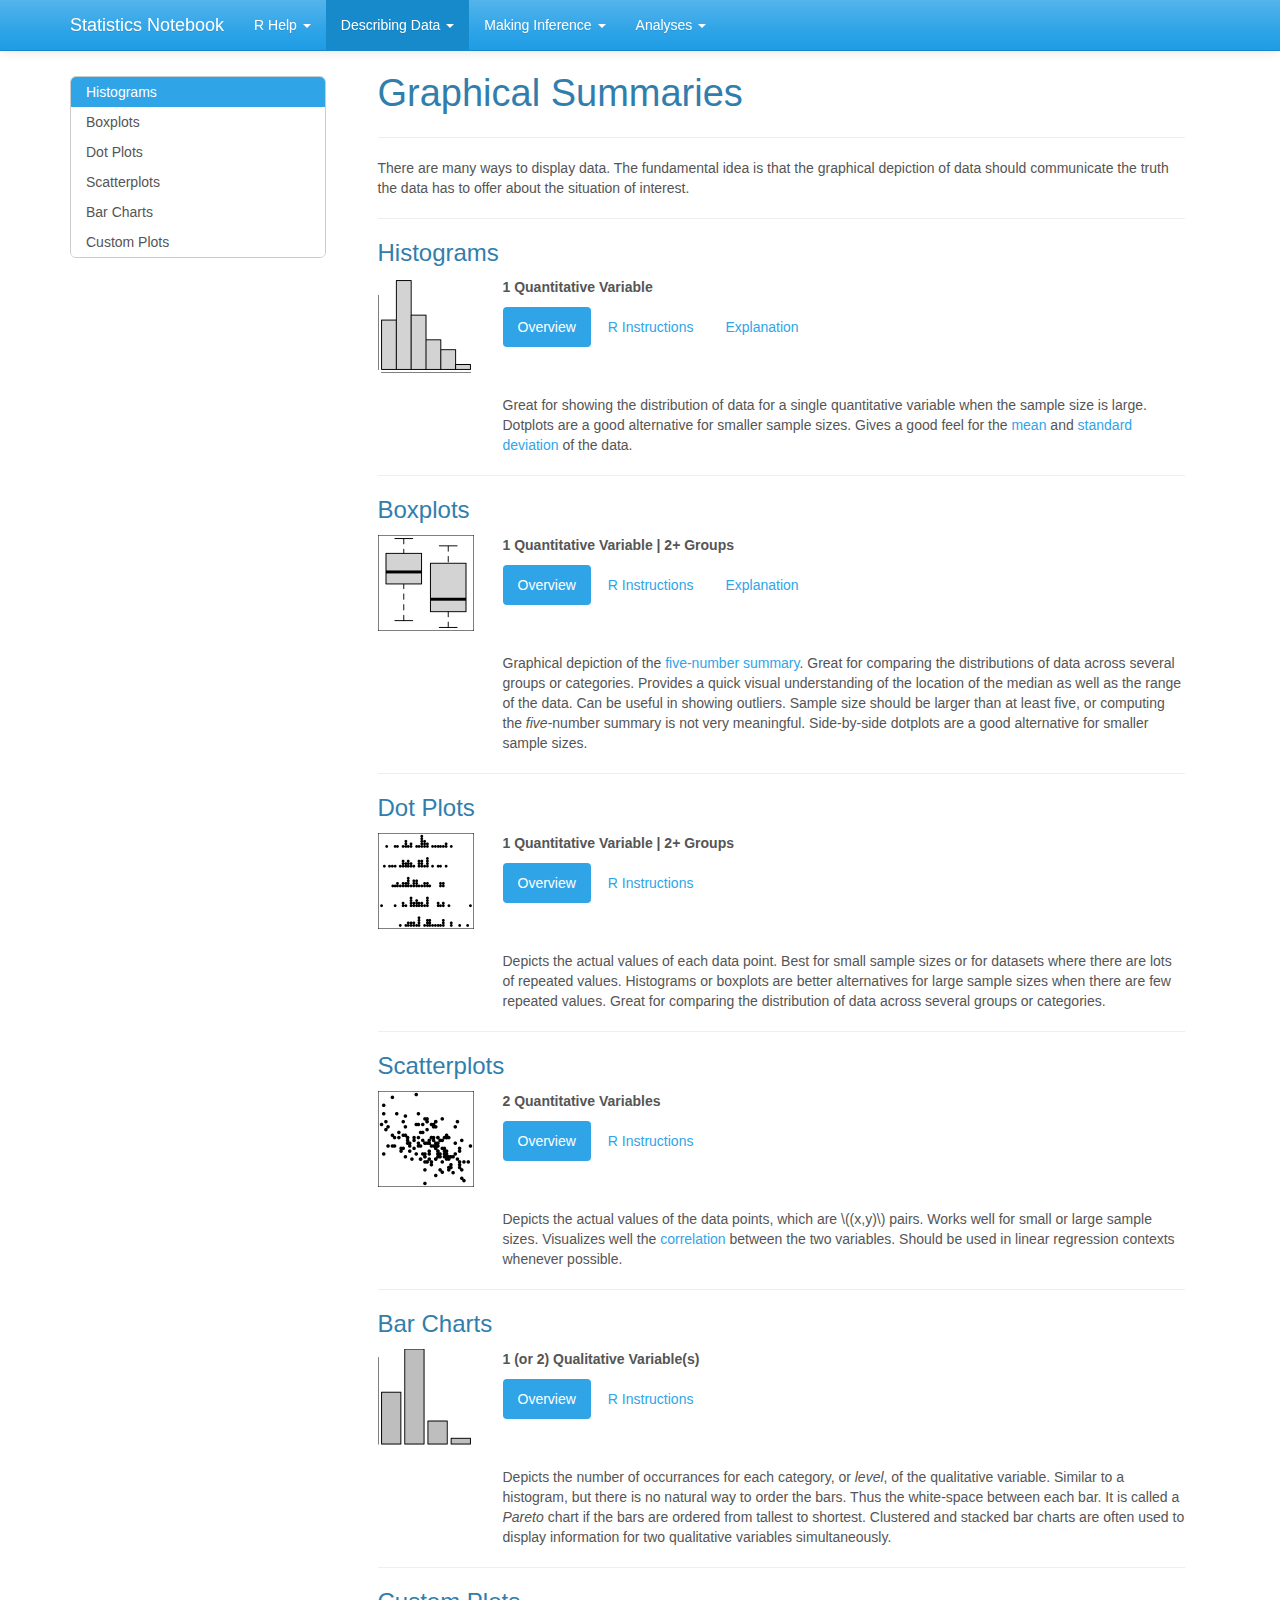
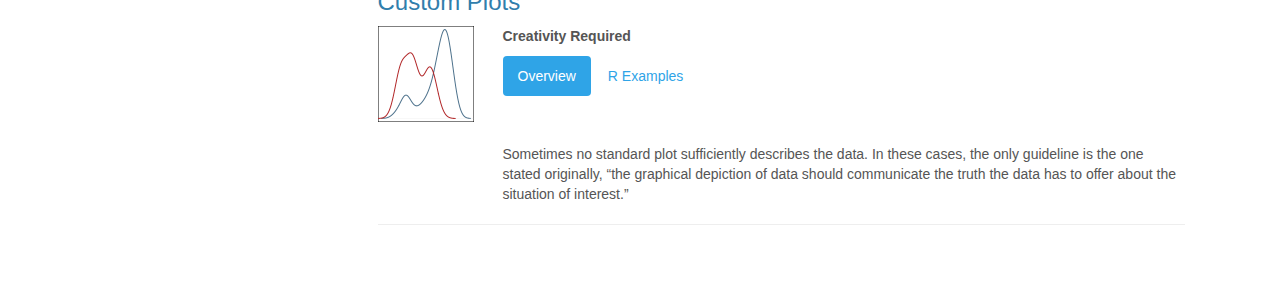
<file: MATH 325 Intermediate Statistics Projects/Statistics-Notebook-master/Statistics-Notebook-master/GraphicalSummaries.html>
<!DOCTYPE html>

<html>

<head>

<meta charset="utf-8" />
<meta name="generator" content="pandoc" />
<meta http-equiv="X-UA-Compatible" content="IE=EDGE" />




<title>Graphical Summaries</title>

<script src="site_libs/jquery-1.11.3/jquery.min.js"></script>
<meta name="viewport" content="width=device-width, initial-scale=1" />
<link href="site_libs/bootstrap-3.3.5/css/cerulean.min.css" rel="stylesheet" />
<script src="site_libs/bootstrap-3.3.5/js/bootstrap.min.js"></script>
<script src="site_libs/bootstrap-3.3.5/shim/html5shiv.min.js"></script>
<script src="site_libs/bootstrap-3.3.5/shim/respond.min.js"></script>
<script src="site_libs/jqueryui-1.11.4/jquery-ui.min.js"></script>
<link href="site_libs/tocify-1.9.1/jquery.tocify.css" rel="stylesheet" />
<script src="site_libs/tocify-1.9.1/jquery.tocify.js"></script>
<script src="site_libs/navigation-1.1/tabsets.js"></script>
<script src="site_libs/accessible-code-block-0.0.1/empty-anchor.js"></script>
<script src="site_libs/htmlwidgets-1.5.1/htmlwidgets.js"></script>
<script src="site_libs/plotly-binding-4.9.2.1/plotly.js"></script>
<script src="site_libs/typedarray-0.1/typedarray.min.js"></script>
<link href="site_libs/crosstalk-1.1.0.1/css/crosstalk.css" rel="stylesheet" />
<script src="site_libs/crosstalk-1.1.0.1/js/crosstalk.min.js"></script>
<link href="site_libs/plotly-htmlwidgets-css-1.52.2/plotly-htmlwidgets.css" rel="stylesheet" />
<script src="site_libs/plotly-main-1.52.2/plotly-latest.min.js"></script>


<style type="text/css">code{white-space: pre;}</style>
<style type="text/css" data-origin="pandoc">
code.sourceCode > span { display: inline-block; line-height: 1.25; }
code.sourceCode > span { color: inherit; text-decoration: inherit; }
code.sourceCode > span:empty { height: 1.2em; }
.sourceCode { overflow: visible; }
code.sourceCode { white-space: pre; position: relative; }
div.sourceCode { margin: 1em 0; }
pre.sourceCode { margin: 0; }
@media screen {
div.sourceCode { overflow: auto; }
}
@media print {
code.sourceCode { white-space: pre-wrap; }
code.sourceCode > span { text-indent: -5em; padding-left: 5em; }
}
pre.numberSource code
  { counter-reset: source-line 0; }
pre.numberSource code > span
  { position: relative; left: -4em; counter-increment: source-line; }
pre.numberSource code > span > a:first-child::before
  { content: counter(source-line);
    position: relative; left: -1em; text-align: right; vertical-align: baseline;
    border: none; display: inline-block;
    -webkit-touch-callout: none; -webkit-user-select: none;
    -khtml-user-select: none; -moz-user-select: none;
    -ms-user-select: none; user-select: none;
    padding: 0 4px; width: 4em;
    color: #aaaaaa;
  }
pre.numberSource { margin-left: 3em; border-left: 1px solid #aaaaaa;  padding-left: 4px; }
div.sourceCode
  {  background-color: #f8f8f8; }
@media screen {
code.sourceCode > span > a:first-child::before { text-decoration: underline; }
}
code span.al { color: #ef2929; } /* Alert */
code span.an { color: #8f5902; font-weight: bold; font-style: italic; } /* Annotation */
code span.at { color: #c4a000; } /* Attribute */
code span.bn { color: #0000cf; } /* BaseN */
code span.cf { color: #204a87; font-weight: bold; } /* ControlFlow */
code span.ch { color: #4e9a06; } /* Char */
code span.cn { color: #000000; } /* Constant */
code span.co { color: #8f5902; font-style: italic; } /* Comment */
code span.cv { color: #8f5902; font-weight: bold; font-style: italic; } /* CommentVar */
code span.do { color: #8f5902; font-weight: bold; font-style: italic; } /* Documentation */
code span.dt { color: #204a87; } /* DataType */
code span.dv { color: #0000cf; } /* DecVal */
code span.er { color: #a40000; font-weight: bold; } /* Error */
code span.ex { } /* Extension */
code span.fl { color: #0000cf; } /* Float */
code span.fu { color: #000000; } /* Function */
code span.im { } /* Import */
code span.in { color: #8f5902; font-weight: bold; font-style: italic; } /* Information */
code span.kw { color: #204a87; font-weight: bold; } /* Keyword */
code span.op { color: #ce5c00; font-weight: bold; } /* Operator */
code span.ot { color: #8f5902; } /* Other */
code span.pp { color: #8f5902; font-style: italic; } /* Preprocessor */
code span.sc { color: #000000; } /* SpecialChar */
code span.ss { color: #4e9a06; } /* SpecialString */
code span.st { color: #4e9a06; } /* String */
code span.va { color: #000000; } /* Variable */
code span.vs { color: #4e9a06; } /* VerbatimString */
code span.wa { color: #8f5902; font-weight: bold; font-style: italic; } /* Warning */

</style>
<script>
// apply pandoc div.sourceCode style to pre.sourceCode instead
(function() {
  var sheets = document.styleSheets;
  for (var i = 0; i < sheets.length; i++) {
    if (sheets[i].ownerNode.dataset["origin"] !== "pandoc") continue;
    try { var rules = sheets[i].cssRules; } catch (e) { continue; }
    for (var j = 0; j < rules.length; j++) {
      var rule = rules[j];
      // check if there is a div.sourceCode rule
      if (rule.type !== rule.STYLE_RULE || rule.selectorText !== "div.sourceCode") continue;
      var style = rule.style.cssText;
      // check if color or background-color is set
      if (rule.style.color === '' && rule.style.backgroundColor === '') continue;
      // replace div.sourceCode by a pre.sourceCode rule
      sheets[i].deleteRule(j);
      sheets[i].insertRule('pre.sourceCode{' + style + '}', j);
    }
  }
})();
</script>
<style type="text/css">
  pre:not([class]) {
    background-color: white;
  }
</style>


<style type="text/css">
h1 {
  font-size: 34px;
}
h1.title {
  font-size: 38px;
}
h2 {
  font-size: 30px;
}
h3 {
  font-size: 24px;
}
h4 {
  font-size: 18px;
}
h5 {
  font-size: 16px;
}
h6 {
  font-size: 12px;
}
.table th:not([align]) {
  text-align: left;
}
</style>

<link rel="stylesheet" href="styles.css" type="text/css" />



<style type = "text/css">
.main-container {
  max-width: 940px;
  margin-left: auto;
  margin-right: auto;
}
code {
  color: inherit;
  background-color: rgba(0, 0, 0, 0.04);
}
img {
  max-width:100%;
}
.tabbed-pane {
  padding-top: 12px;
}
.html-widget {
  margin-bottom: 20px;
}
button.code-folding-btn:focus {
  outline: none;
}
summary {
  display: list-item;
}
</style>


<style type="text/css">
/* padding for bootstrap navbar */
body {
  padding-top: 51px;
  padding-bottom: 40px;
}
/* offset scroll position for anchor links (for fixed navbar)  */
.section h1 {
  padding-top: 56px;
  margin-top: -56px;
}
.section h2 {
  padding-top: 56px;
  margin-top: -56px;
}
.section h3 {
  padding-top: 56px;
  margin-top: -56px;
}
.section h4 {
  padding-top: 56px;
  margin-top: -56px;
}
.section h5 {
  padding-top: 56px;
  margin-top: -56px;
}
.section h6 {
  padding-top: 56px;
  margin-top: -56px;
}
.dropdown-submenu {
  position: relative;
}
.dropdown-submenu>.dropdown-menu {
  top: 0;
  left: 100%;
  margin-top: -6px;
  margin-left: -1px;
  border-radius: 0 6px 6px 6px;
}
.dropdown-submenu:hover>.dropdown-menu {
  display: block;
}
.dropdown-submenu>a:after {
  display: block;
  content: " ";
  float: right;
  width: 0;
  height: 0;
  border-color: transparent;
  border-style: solid;
  border-width: 5px 0 5px 5px;
  border-left-color: #cccccc;
  margin-top: 5px;
  margin-right: -10px;
}
.dropdown-submenu:hover>a:after {
  border-left-color: #ffffff;
}
.dropdown-submenu.pull-left {
  float: none;
}
.dropdown-submenu.pull-left>.dropdown-menu {
  left: -100%;
  margin-left: 10px;
  border-radius: 6px 0 6px 6px;
}
</style>

<script>
// manage active state of menu based on current page
$(document).ready(function () {
  // active menu anchor
  href = window.location.pathname
  href = href.substr(href.lastIndexOf('/') + 1)
  if (href === "")
    href = "index.html";
  var menuAnchor = $('a[href="' + href + '"]');

  // mark it active
  menuAnchor.parent().addClass('active');

  // if it's got a parent navbar menu mark it active as well
  menuAnchor.closest('li.dropdown').addClass('active');
});
</script>

<!-- tabsets -->

<style type="text/css">
.tabset-dropdown > .nav-tabs {
  display: inline-table;
  max-height: 500px;
  min-height: 44px;
  overflow-y: auto;
  background: white;
  border: 1px solid #ddd;
  border-radius: 4px;
}

.tabset-dropdown > .nav-tabs > li.active:before {
  content: "";
  font-family: 'Glyphicons Halflings';
  display: inline-block;
  padding: 10px;
  border-right: 1px solid #ddd;
}

.tabset-dropdown > .nav-tabs.nav-tabs-open > li.active:before {
  content: "&#xe258;";
  border: none;
}

.tabset-dropdown > .nav-tabs.nav-tabs-open:before {
  content: "";
  font-family: 'Glyphicons Halflings';
  display: inline-block;
  padding: 10px;
  border-right: 1px solid #ddd;
}

.tabset-dropdown > .nav-tabs > li.active {
  display: block;
}

.tabset-dropdown > .nav-tabs > li > a,
.tabset-dropdown > .nav-tabs > li > a:focus,
.tabset-dropdown > .nav-tabs > li > a:hover {
  border: none;
  display: inline-block;
  border-radius: 4px;
  background-color: transparent;
}

.tabset-dropdown > .nav-tabs.nav-tabs-open > li {
  display: block;
  float: none;
}

.tabset-dropdown > .nav-tabs > li {
  display: none;
}
</style>

<!-- code folding -->



<style type="text/css">

#TOC {
  margin: 25px 0px 20px 0px;
}
@media (max-width: 768px) {
#TOC {
  position: relative;
  width: 100%;
}
}

@media print {
.toc-content {
  /* see https://github.com/w3c/csswg-drafts/issues/4434 */
  float: right;
}
}

.toc-content {
  padding-left: 30px;
  padding-right: 40px;
}

div.main-container {
  max-width: 1200px;
}

div.tocify {
  width: 20%;
  max-width: 260px;
  max-height: 85%;
}

@media (min-width: 768px) and (max-width: 991px) {
  div.tocify {
    width: 25%;
  }
}

@media (max-width: 767px) {
  div.tocify {
    width: 100%;
    max-width: none;
  }
}

.tocify ul, .tocify li {
  line-height: 20px;
}

.tocify-subheader .tocify-item {
  font-size: 0.90em;
}

.tocify .list-group-item {
  border-radius: 0px;
}


</style>



</head>

<body>


<div class="container-fluid main-container">


<!-- setup 3col/9col grid for toc_float and main content  -->
<div class="row-fluid">
<div class="col-xs-12 col-sm-4 col-md-3">
<div id="TOC" class="tocify">
</div>
</div>

<div class="toc-content col-xs-12 col-sm-8 col-md-9">




<div class="navbar navbar-default  navbar-fixed-top" role="navigation">
  <div class="container">
    <div class="navbar-header">
      <button type="button" class="navbar-toggle collapsed" data-toggle="collapse" data-target="#navbar">
        <span class="icon-bar"></span>
        <span class="icon-bar"></span>
        <span class="icon-bar"></span>
      </button>
      <a class="navbar-brand" href="index.html">Statistics Notebook</a>
    </div>
    <div id="navbar" class="navbar-collapse collapse">
      <ul class="nav navbar-nav">
        <li class="dropdown">
  <a href="#" class="dropdown-toggle" data-toggle="dropdown" role="button" aria-expanded="false">
    R Help
     
    <span class="caret"></span>
  </a>
  <ul class="dropdown-menu" role="menu">
    <li>
      <a href="RCommands.html">R Commands</a>
    </li>
    <li>
      <a href="RMarkdownHints.html">R Markdown Hints</a>
    </li>
    <li>
      <a href="RCheatSheetsAndNotes.html">R Cheatsheets &amp; Notes</a>
    </li>
    <li>
      <a href="DataSources.html">Data Sources</a>
    </li>
  </ul>
</li>
<li class="dropdown">
  <a href="#" class="dropdown-toggle" data-toggle="dropdown" role="button" aria-expanded="false">
    Describing Data
     
    <span class="caret"></span>
  </a>
  <ul class="dropdown-menu" role="menu">
    <li>
      <a href="GraphicalSummaries.html">Graphical Summaries</a>
    </li>
    <li>
      <a href="NumericalSummaries.html">Numerical Summaries</a>
    </li>
  </ul>
</li>
<li class="dropdown">
  <a href="#" class="dropdown-toggle" data-toggle="dropdown" role="button" aria-expanded="false">
    Making Inference
     
    <span class="caret"></span>
  </a>
  <ul class="dropdown-menu" role="menu">
    <li>
      <a href="MakingInference.html">Making Inference</a>
    </li>
    <li>
      <a href="tTests.html">t Tests</a>
    </li>
    <li>
      <a href="WilcoxonTests.html">Wilcoxon Tests</a>
    </li>
    <li>
      <a href="ANOVA.html">ANOVA</a>
    </li>
    <li>
      <a href="Kruskal.html">Kruskal-Wallis</a>
    </li>
    <li>
      <a href="LinearRegression.html">Linear Regression</a>
    </li>
    <li>
      <a href="LogisticRegression.html">Logistic Regression</a>
    </li>
    <li>
      <a href="ChiSquaredTests.html">Chi Squared Tests</a>
    </li>
    <li>
      <a href="PermutationTests.html">Randomization Testing</a>
    </li>
  </ul>
</li>
<li class="dropdown">
  <a href="#" class="dropdown-toggle" data-toggle="dropdown" role="button" aria-expanded="false">
    Analyses
     
    <span class="caret"></span>
  </a>
  <ul class="dropdown-menu" role="menu">
    <li>
      <a href="./Analyses/AnalysisRubric.html">Analysis Rubric</a>
    </li>
    <li>
      <a href="./Analyses/StudentHousing.html">Good Example Analysis</a>
    </li>
    <li>
      <a href="./Analyses/StudentHousingPOOR.html">Poor Example Analysis</a>
    </li>
    <li>
      <a href="./Analyses/Rent.html">Rent</a>
    </li>
    <li>
      <a href="./Analyses/Stephanie.html">Stephanie</a>
    </li>
    <li>
      <a href="./Analyses/t Tests/HighSchoolSeniors.html">High School Seniors</a>
    </li>
    <li>
      <a href="./Analyses/Wilcoxon Tests/RecallingWords.html">Recalling Words</a>
    </li>
    <li>
      <a href="./Analyses/ANOVA/DayCare.html">Day Care</a>
    </li>
    <li>
      <a href="./Analyses/Kruskal-Wallis/Food.html">Food</a>
    </li>
    <li>
      <a href="./Analyses/Linear Regression/MySimpleLinearRegression.html">My Simple Linear Regression</a>
    </li>
    <li>
      <a href="./Analyses/Linear Regression/CarPrices.html">Car Prices</a>
    </li>
    <li>
      <a href="./Analyses/Logistic Regression/MyLogisticRegression.html">My Logistic Regression</a>
    </li>
    <li>
      <a href="./Analyses/Chi Squared Tests/MyChiSquaredTest.html">My Chi-sqaured Test</a>
    </li>
  </ul>
</li>
      </ul>
      <ul class="nav navbar-nav navbar-right">
        
      </ul>
    </div><!--/.nav-collapse -->
  </div><!--/.container -->
</div><!--/.navbar -->

<div class="fluid-row" id="header">



<h1 class="title toc-ignore">Graphical Summaries</h1>

</div>


<script type="text/javascript">
 function showhide(id) {
    var e = document.getElementById(id);
    e.style.display = (e.style.display == 'block') ? 'none' : 'block';
 }
 
 function openTab(evt, tabName) {
    var i, tabcontent, tablinks;
    tabcontent = document.getElementsByClassName("tabcontent");
    for (i = 0; i < tabcontent.length; i++) {
        tabcontent[i].style.display = "none";
    }
    tablinks = document.getElementsByClassName("tablinks");
    for (i = 0; i < tablinks.length; i++) {
        tablinks[i].className = tablinks[i].className.replace(" active", "");
    }
    document.getElementById(tabName).style.display = "block";
    evt.currentTarget.className += " active";
}
 
</script>
<hr />
<p>There are many ways to display data. The fundamental idea is that the graphical depiction of data should communicate the truth the data has to offer about the situation of interest.</p>
<hr />
<div id="histograms" class="section level3 tabset tabset-fade tabset-pills">
<h3>Histograms</h3>
<div style="float:left;width:125px;">
<p><img src="GraphicalSummaries_files/figure-html/unnamed-chunk-2-1.png" width="96" /></p>
</div>
<p><strong>1 Quantitative Variable</strong></p>
<div id="overview" class="section level4">
<h4>Overview</h4>
<div style="padding-left:125px;">
<p>Great for showing the distribution of data for a single quantitative variable when the sample size is large. Dotplots are a good alternative for smaller sample sizes. Gives a good feel for the <a href="NumericalSummaries.html#mean">mean</a> and <a href="NumericalSummaries.html#sd">standard deviation</a> of the data.</p>
</div>
<hr />
</div>
<div id="r-instructions" class="section level4">
<h4>R Instructions</h4>
<div style="padding-left:125px;">


<div class="tab">
<p><button class="tablinks" onclick="openTab(event, 'BaseHistogram')">Base R</button> <button class="tablinks" onclick="openTab(event, 'ggplot2Histogram')">ggplot2</button> <button class="tablinks" onclick="openTab(event, 'plotlyHistogram')">plotly</button></p>
</div>
<div id="BaseHistogram" class="tabcontent">
<p>
<p>To make a histogram in R use the function:</p>
<p><code>hist(object)</code></p>
<ul>
<li><code>object</code> must be quantitative data. R refers to this as a “numeric vector.” Usually this will be the column of a dataset accessed with the <code>$</code> sign by <code>hist(dataSetName$columnName)</code>.</li>
</ul>
<p>Type <code>?hist</code> in your <strong>R Console</strong> to open the help file in R.</p>
<p><br/></p>
<p><strong>Example Code</strong></p>
<p>Hover your mouse over the example codes to learn more. Click on them to see what they create.</p>
<p><em>Basic histogram</em></p>
<a href="javascript:showhide('hist1')">
<div class="hoverchunk">
<p><span class="tooltipr"> hist <span class="tooltiprtext">An R function “hist” used to create a histogram.</span> </span><span class="tooltipr"> ( <span class="tooltiprtext">Parenthesis to begin the function. Must touch the last letter of the function.</span> </span><span class="tooltipr"> airquality <span class="tooltiprtext">“airquality” is a dataset. Type “View(airquality)” in R to see it.</span> </span><span class="tooltipr"> $ <span class="tooltiprtext">The $ allows us to access any variable from the airquality dataset.</span> </span><span class="tooltipr"> Temp <span class="tooltiprtext">“Temp” is a quantitative variable (numeric vector) from the “airquality” dataset.</span> </span><span class="tooltipr"> )<br />
<span class="tooltiprtext">Closing parenthsis for the hist function.</span> </span><span class="tooltipr">     <br />
<span class="tooltiprtext">Press Enter to run the code.</span> </span><span class="tooltipr" style="float:right;">  …  <span class="tooltiprtext">Click to View Output.</span> </span></p>
</div>
</a>
<div id="hist1" style="display:none;">
<p><img src="GraphicalSummaries_files/figure-html/unnamed-chunk-3-1.png" width="672" /></p>
</div>
<p><br/></p>
<p><em>Change Color</em></p>
<a href="javascript:showhide('hist3')">
<div class="hoverchunk">
<p><span class="tooltipr"> hist(airquality$Temp,  <span class="tooltiprtext">This code was explained in the first example code.</span> </span><span class="tooltipr"> col=“skyblue” <span class="tooltiprtext">col= allows us to specify the color of the plot using a named color. The name of the color must be placed in quotations. Type “colors()” in R to see color options.</span> </span><span class="tooltipr"> ) <span class="tooltiprtext">Functions always end with a closing parenthesis.</span> </span><span class="tooltipr">     <br />
<span class="tooltiprtext">Press Enter to run the code.</span> </span><span class="tooltipr" style="float:right;">  …  <span class="tooltiprtext">Click to View Output.</span> </span></p>
</div>
</a>
<div id="hist3" style="display:none;">
<p><img src="GraphicalSummaries_files/figure-html/unnamed-chunk-4-1.png" width="672" /></p>
</div>
<p><br/></p>
<p><em>Add Titles</em></p>
<a href="javascript:showhide('hist2')">
<div class="hoverchunk">
<p><span class="tooltipr"> hist(airquality$Temp <span class="tooltiprtext">This part was explained in the first example code.</span> </span><span class="tooltipr"> ,  <span class="tooltiprtext">The comma allows us to specify optional commands to the function. The space after the comma is not required. It just looks nice.</span> </span><span class="tooltipr"> col=“skyblue”<span class="tooltiprtext">col= allows us to specify the color of the plot using a named color. The name of the color must be placed in quotations. Type “colors()” in R to see color options.</span> </span><span class="tooltipr"> ,  <span class="tooltiprtext">A comma must always be used to separate additional commands.</span> </span><span class="tooltipr"> xlab=“Temperature” <span class="tooltiprtext">xlab= stands for “x label.” Use it to specify the text to print on the plot under the x-axis. The desired text must always be in quotations.</span> </span><span class="tooltipr"> ,  <span class="tooltiprtext">A comma must always be used to separate additional commands.</span> </span><span class="tooltipr"> main=“La Guardia Airport Daily Mean Temperatures” <span class="tooltiprtext">main= lets us specify the “main” title to be placed above the plot. The desired text must always be placed in quotations.</span> </span><span class="tooltipr"> ) <span class="tooltiprtext">Functions must always end with a closing parenthesis.</span> </span><span class="tooltipr">     <br />
<span class="tooltiprtext">Press Enter to run the code.</span> </span><span class="tooltipr" style="float:right;">  …  <span class="tooltiprtext">Click to View Output.</span> </span></p>
</div>
</a>
<div id="hist2" style="display:none;">
<p><img src="GraphicalSummaries_files/figure-html/unnamed-chunk-5-1.png" width="672" /></p>
</div>
</p>
</div>
<div id="ggplot2Histogram" class="tabcontent">
<p>
<p>To make a histogram in R using the ggplot approach, first ensure</p>
<p><code>library(ggplot2)</code></p>
<p>is loaded. Then,</p>
<p><code>ggplot(data, aes(x=column)) +</code></p>
<p>  <code>geom_histogram()</code></p>
<ul>
<li><code>data</code> is the name of your dataset.</li>
<li><code>column</code> is a column of data from your dataset that is quantitative.</li>
<li>The aesthetic helper function <code>aes(x= )</code> is how you tell the gpplot to make the x-axis become your <code>column</code> of data.</li>
<li>The geometry helper function <code>geom_histogram()</code> causes the ggplot to become a histogram.</li>
</ul>
<p><br></p>
<p><strong>Example Code</strong></p>
<p>Hover your mouse over the example codes to learn more. Click on them to see what they create.</p>
<p><em>Basic Histogram</em></p>
<a href="javascript:showhide('hist1ggplot')">
<div class="hoverchunk">
<p><span class="tooltipr"> ggplot <span class="tooltiprtext">An R function “ggplot” used to create a framework for a graphic that will have elements added to it with the <code>+</code> sign.</span> </span><span class="tooltipr"> ( <span class="tooltiprtext">Parenthesis to begin the function. Must touch the last letter of the function.</span> </span><span class="tooltipr"> airquality <span class="tooltiprtext">“airquality” is a dataset. Type “View(airquality)” in R to see it.</span> </span><span class="tooltipr"> ,  <span class="tooltiprtext">The comma allows us to specify optional commands to the function. The space after the comma is not required. It just looks nice.</span> </span><span class="tooltipr"> aes( <span class="tooltiprtext">The <code>aes</code> or “aesthetics” function allows you to tell the ggplot how it should appear. This includes things like what the x-axis or y-axis should become.</span> </span><span class="tooltipr"> x=Temp <span class="tooltiprtext">“x=” declares which variable will become the x-axis of the graphic.</span> </span><span class="tooltipr"> )<br />
<span class="tooltiprtext">Closing parenthsis for the aes function.</span> </span><span class="tooltipr"> )<br />
<span class="tooltiprtext">Closing parenthsis for the ggplot function.</span> </span><span class="tooltipr">  +  <span class="tooltiprtext">The addition symbol <code>+</code> is used to add further elements to the ggplot.</span> </span><br/><span class="tooltipr">    geom_histogram() <span class="tooltiprtext">The “geom_histogram()” function causes the ggplot to become a histogram. There are many other “geom_” functions that could be used.</span> </span><span class="tooltipr">     <br />
<span class="tooltiprtext">Press Enter to run the code.</span> </span><span class="tooltipr" style="float:right;">  …  <span class="tooltiprtext">Click to View Output.</span> </span></p>
</div>
</a>
<div id="hist1ggplot" style="display:none;">
<p><img src="GraphicalSummaries_files/figure-html/unnamed-chunk-6-1.png" width="672" /></p>
</div>
<p><br/></p>
<p><em>Change Bin Width and Color</em></p>
<a href="javascript:showhide('hist2ggplot')">
<div class="hoverchunk">
<p><span class="tooltipr"> ggplot <span class="tooltiprtext">An R function “ggplot” used to create a framework for a graphic that will have elements added to it with the <code>+</code> sign.</span> </span><span class="tooltipr"> ( <span class="tooltiprtext">Parenthesis to begin the function. Must touch the last letter of the function.</span> </span><span class="tooltipr"> airquality <span class="tooltiprtext">“airquality” is a dataset. Type “View(airquality)” in R to see it.</span> </span><span class="tooltipr"> ,  <span class="tooltiprtext">The comma allows us to specify optional commands to the function. The space after the comma is not required. It just looks nice.</span> </span><span class="tooltipr"> aes( <span class="tooltiprtext">The <code>aes</code> or “aesthetics” function allows you to tell the ggplot how it should appear. This includes things like what the x-axis or y-axis should become.</span> </span><span class="tooltipr"> x=Temp <span class="tooltiprtext">“x=” declares which variable will become the x-axis of the graphic.</span> </span><span class="tooltipr"> )<br />
<span class="tooltiprtext">Closing parenthsis for the aes function.</span> </span><span class="tooltipr"> )<br />
<span class="tooltiprtext">Closing parenthsis for the ggplot function.</span> </span><span class="tooltipr">  +  <span class="tooltiprtext">The addition symbol <code>+</code> is used to add further elements to the ggplot.</span> </span><br/><span class="tooltipr">    geom_histogram( <span class="tooltiprtext">The “geom_histogram()” function causes the ggplot to become a histogram. There are many other “geom_” functions that could be used.</span> </span><span class="tooltipr"> binwidth=5,  <span class="tooltiprtext">The “binwidth” command controls the width of the bars in the histogram.</span> </span><span class="tooltipr"> fill=“skyblue”, <span class="tooltiprtext">The “fill” command controls the color of the insides of each bar.</span> </span><span class="tooltipr"> color=“black” <span class="tooltiprtext">The “color” command controls the color of the edges of each bar.</span> </span><span class="tooltipr"> )<br />
<span class="tooltiprtext">Closing parenthsis for the geom_histogram function.</span> </span><span class="tooltipr">     <br />
<span class="tooltiprtext">Press Enter to run the code.</span> </span><span class="tooltipr" style="float:right;">  …  <span class="tooltiprtext">Click to View Output.</span> </span></p>
</div>
</a>
<div id="hist2ggplot" style="display:none;">
<p><img src="GraphicalSummaries_files/figure-html/unnamed-chunk-7-1.png" width="672" /></p>
</div>
<p><br/></p>
<p><em>Add Titles</em></p>
<a href="javascript:showhide('hist3ggplot')">
<div class="hoverchunk">
<p><span class="tooltipr"> ggplot <span class="tooltiprtext">An R function “ggplot” used to create a framework for a graphic that will have elements added to it with the <code>+</code> sign.</span> </span><span class="tooltipr"> ( <span class="tooltiprtext">Parenthesis to begin the function. Must touch the last letter of the function.</span> </span><span class="tooltipr"> airquality <span class="tooltiprtext">“airquality” is a dataset. Type “View(airquality)” in R to see it.</span> </span><span class="tooltipr"> ,  <span class="tooltiprtext">The comma allows us to specify optional commands to the function. The space after the comma is not required. It just looks nice.</span> </span><span class="tooltipr"> aes( <span class="tooltiprtext">The <code>aes</code> or “aesthetics” function allows you to tell the ggplot how it should appear. This includes things like what the x-axis or y-axis should become.</span> </span><span class="tooltipr"> x=Temp <span class="tooltiprtext">“x=” declares which variable will become the x-axis of the graphic.</span> </span><span class="tooltipr"> )<br />
<span class="tooltiprtext">Closing parenthsis for the aes function.</span> </span><span class="tooltipr"> )<br />
<span class="tooltiprtext">Closing parenthsis for the ggplot function.</span> </span><span class="tooltipr">  +  <span class="tooltiprtext">The addition symbol <code>+</code> is used to add further elements to the ggplot.</span> </span><br/><span class="tooltipr">    geom_histogram( <span class="tooltiprtext">The “geom_histogram()” function causes the ggplot to become a histogram. There are many other “geom_” functions that could be used.</span> </span><span class="tooltipr"> binwidth=5,  <span class="tooltiprtext">The “binwidth” command controls the width of the bars in the histogram.</span> </span><span class="tooltipr"> fill=“skyblue”, <span class="tooltiprtext">The “fill” command controls the color of the insides of each bar.</span> </span><span class="tooltipr"> color=“black” <span class="tooltiprtext">The “color” command controls the color of the edges of each bar.</span> </span><span class="tooltipr"> )<br />
<span class="tooltiprtext">Closing parenthsis for the geom_histogram function.</span> </span><span class="tooltipr">  +  <span class="tooltiprtext">The addition symbol <code>+</code> is used to add further elements to the ggplot.</span> </span><br/><span class="tooltipr">    labs( <span class="tooltiprtext">The “labs” function is used to add labels to the plot, like a main title, x-label and y-label.</span> </span><span class="tooltipr"> title=“La Guardia Airport Daily Mean Temperature”,  <span class="tooltiprtext">The “title=” command allows you to control the main title at the top of the graphic.</span> </span><span class="tooltipr"> x=“Temperature”,  <span class="tooltiprtext">The “x=” command allows you to control the x-label of the graphic.</span> </span><span class="tooltipr"> y=“Number of Days” <span class="tooltiprtext">The “y=” command allows you to control the y-label of the graphic.</span> </span><span class="tooltipr"> )<br />
<span class="tooltiprtext">Closing parenthsis for the labs function.</span> </span><span class="tooltipr">     <br />
<span class="tooltiprtext">Press Enter to run the code.</span> </span><span class="tooltipr" style="float:right;">  …  <span class="tooltiprtext">Click to View Output.</span> </span></p>
</div>
</a>
<div id="hist3ggplot" style="display:none;">
<p><img src="GraphicalSummaries_files/figure-html/unnamed-chunk-8-1.png" width="672" /></p>
</div>
<p><br/></p>
<p><strong>Gallery</strong></p>
<p>See some ideas from past students…</p>
<p><a href="javascript:showhide('histogramgalleryggplot')">Show/Hide Gallery</a></p>
<div id="histogramgalleryggplot" style="display:none;">
<p>Hover to see code. Copy the code into R. Play with it. Modify it to create your own graph.</p>
<p><span class="tooltipgallery"> <img class="gallerygraphs" src="Images/histogramggplotgallery1.png"><br />
<span class="tooltipgallerytext"> <code>ggplot(airquality, aes(x = Temp)) +</code> <br/> <code>geom_histogram(binwidth=5, fill = "skyblue", color = "black") +</code> <br/> <code>labs(title = "La Guardia Airport Daily Mean Temperature",</code> <br/>    <code>x = "Temperature", y = "Number of Days") +</code> <br/> <code>theme_bw() +</code> <br/> <code>theme(plot.title = element_text(size = 14, face = "bold", hjust = .5),</code> <br/>    <code>panel.grid.major = element_line(color = "grey80"))</code> <br/> </span> </span></p>
<p><span class="tooltipgallery"> <img class="gallerygraphs" src="Images/histogramggplotgallery2.png"><br />
<span class="tooltipgallerytext"> <code>ggplot(airquality) +</code> <br/> <code>geom_histogram(aes(x = Temp, fill = Temp &gt; median(Temp)), color = "black", binwidth = 2) +</code> <br/> <code>labs(title = "La Guardia Airport Daily Mean Temperature",</code> <br/>    <code>x = "Temperature", y = "Number of Days") +</code> <br/> <code>theme_bw() +</code> <br/> <code>theme(plot.title = element_text(size = 14, face = "bold", hjust = .5),</code> <br/>    <code>panel.grid.major = element_line(color = "grey80"),</code> <br/>    <code>legend.position = "none") +</code> <br/> <code>geom_vline(xintercept = 72, linetype = "dashed", size = 1.5, color = "black") +</code> <br/> <code>geom_vline(xintercept = 85, linetype = "dashed", size = 1.5, color = "black") +</code> <br/> <code>geom_text(x = 71, y = 10, label = "Q1") +</code> <br/> <code>geom_text(x = 86, y = 10, label = "Q3")</code> <br/> </span> </span></p>
<p><span class="tooltipgallery"> <img class="gallerygraphs" src="Images/histogramggplotgallery3.png"><br />
<span class="tooltipgallerytext"> <code>ggplot(airquality, aes(x = Temp)) +</code> <br/> <code>geom_histogram(aes(fill = Temp &gt; median(Temp)), color = "black", binwidth = 2) +</code> <br/> <code>labs(title = "La Guardia Airport Daily Mean Temperature",</code> <br/>    <code>x = "Temperature", y = "Number of Days", fill = "Temperature") +</code> <br/> <code>theme_bw() +</code> <br/> <code>theme(plot.title = element_text(size = 10, face = "bold", hjust = .5),</code> <br/>    <code>panel.grid.major = element_line(color = "grey80")) +</code> <br/> <code>scale_fill_manual(values = c("steelblue2","brown1"),labels=c("&lt; 79 Degrees","&gt; 79 Degrees")) +</code> <br/> <code>geom_vline(xintercept = 72, linetype = "dashed", size = 1.5, color = "black") +</code> <br/> <code>geom_vline(xintercept = 85, linetype = "dashed", size = 1.5, color = "black") +</code> <br/> <code>geom_text(x = 71, y = 10, label = "Q1") +</code> <br/> <code>geom_text(x = 86, y = 10, label = "Q3")</code> <br/> </span> </span></p>
<p><span class="tooltipgallery"> <img class="gallerygraphs" src="Images/histogramggplotgallery4.png"><br />
<span class="tooltipgallerytext"> <code>ggplot(airquality, aes(x = Temp)) +</code> <br/> <code>geom_histogram(aes(fill = Temp &gt; median(Temp)), color = "black", binwidth = 3) +</code> <br/> <code>labs(title = "Temperature of La Guardia Airport by Month",</code> <br/>    <code>x = "Temperature", y = "Number of Days", fill = "Temperature") +</code> <br/> <code>theme_bw() +</code> <br/> <code>theme(plot.title = element_text(size = 16, face = "bold", hjust = .5),</code> <br/>    <code>panel.grid.major = element_line(color = "grey80")) +</code> <br/> <code>scale_fill_manual(values = c("steelblue2","brown1"),labels=c("&lt; 79 Degrees","&gt; 79 Degrees")) +</code> <br/> <code>facet_grid(~Month) +</code> <br/> <code>geom_vline(xintercept = 77.88, linetype = "dashed", size = 1.5, color = "black") +</code> <br/> <code>geom_text(x = 69, y = 10, label = "Mean = \n 77.88")</code> <br/> </span> </span></p>
</div>
</p>
</div>
<div id="plotlyHistogram" class="tabcontent">
<p>
<p>To make a histogram in plotly first load</p>
<p><code>library(plotly)</code></p>
<p>Then, use the function:</p>
<p><code>plot_ly(dataName, x=~columnName, type="histogram")</code></p>
<ul>
<li><code>dataName</code> is the name of a data set</li>
<li><code>columnName</code> must be the name of a column of quantitative data. R refers to this as a “numeric vector.”</li>
<li><code>type="histogram"</code> tells the plot_ly(…) function to create a histogram.</li>
</ul>
<p>Visit <a href="https://plotly.com/r/histograms/">plotly.com/r/histograms</a> for more details.</p>
<p><br/></p>
<p><strong>Example Code</strong></p>
<p>Hover your mouse over the example codes to learn more. Click on them to see what they create.</p>
<p><em>Basic histogram</em></p>
<a href="javascript:showhide('plotlyhist1')">
<div class="hoverchunk">
<p><span class="tooltipr"> plot_ly <span class="tooltiprtext">An R function “plot_ly” from library(plotly) used to create any plotly plot.</span> </span><span class="tooltipr"> ( <span class="tooltiprtext">Parenthesis to begin the function. Must touch the last letter of the function.</span> </span><span class="tooltipr"> airquality,  <span class="tooltiprtext">“airquality” is a dataset. Type “View(airquality)” in R to see it.</span> </span><span class="tooltipr"> x= <span class="tooltiprtext">The x= allows us to declare which column of the data set will become the x-axis of the histogram.</span> </span><span class="tooltipr"> ~Temp,   <span class="tooltiprtext">“Temp” is a quantitative variable (numeric vector) from the “airquality” dataset. The <code>~</code> is required before column names inside all plot_ly(…) commands.</span> </span><span class="tooltipr"> type=“histogram” <span class="tooltiprtext">This option tells the plot_ly(…) function what “type” of graph to make. In this case, a histogram.</span> </span><span class="tooltipr"> )<br />
<span class="tooltiprtext">Closing parenthsis for the plot_ly function.</span> </span><span class="tooltipr">     <br />
<span class="tooltiprtext">Press Enter to run the code.</span> </span><span class="tooltipr" style="float:right;">  …  <span class="tooltiprtext">Click to View Output.</span> </span></p>
</div>
</a>
<div id="plotlyhist1" style="display:none;">
<div id="htmlwidget-a1f479421eab3b77f503" style="width:672px;height:480px;" class="plotly html-widget"></div>
<script type="application/json" data-for="htmlwidget-a1f479421eab3b77f503">{"x":{"visdat":{"11ed35d0b19f2":["function () ","plotlyVisDat"]},"cur_data":"11ed35d0b19f2","attrs":{"11ed35d0b19f2":{"x":{},"alpha_stroke":1,"sizes":[10,100],"spans":[1,20],"type":"histogram"}},"layout":{"margin":{"b":40,"l":60,"t":25,"r":10},"xaxis":{"domain":[0,1],"automargin":true,"title":"Temp"},"yaxis":{"domain":[0,1],"automargin":true},"hovermode":"closest","showlegend":false},"source":"A","config":{"showSendToCloud":false},"data":[{"x":[67,72,74,62,56,66,65,59,61,69,74,69,66,68,58,64,66,57,68,62,59,73,61,61,57,58,57,67,81,79,76,78,74,67,84,85,79,82,87,90,87,93,92,82,80,79,77,72,65,73,76,77,76,76,76,75,78,73,80,77,83,84,85,81,84,83,83,88,92,92,89,82,73,81,91,80,81,82,84,87,85,74,81,82,86,85,82,86,88,86,83,81,81,81,82,86,85,87,89,90,90,92,86,86,82,80,79,77,79,76,78,78,77,72,75,79,81,86,88,97,94,96,94,91,92,93,93,87,84,80,78,75,73,81,76,77,71,71,78,67,76,68,82,64,71,81,69,63,70,77,75,76,68],"type":"histogram","marker":{"color":"rgba(31,119,180,1)","line":{"color":"rgba(31,119,180,1)"}},"error_y":{"color":"rgba(31,119,180,1)"},"error_x":{"color":"rgba(31,119,180,1)"},"xaxis":"x","yaxis":"y","frame":null}],"highlight":{"on":"plotly_click","persistent":false,"dynamic":false,"selectize":false,"opacityDim":0.2,"selected":{"opacity":1},"debounce":0},"shinyEvents":["plotly_hover","plotly_click","plotly_selected","plotly_relayout","plotly_brushed","plotly_brushing","plotly_clickannotation","plotly_doubleclick","plotly_deselect","plotly_afterplot","plotly_sunburstclick"],"base_url":"https://plot.ly"},"evals":[],"jsHooks":[]}</script>
</div>
<p><br/></p>
<p><em>Change Color</em></p>
<a href="javascript:showhide('plotlyhist3')">
<div class="hoverchunk">
<p><span class="tooltipr"> plot_ly(airquality, x=~Temp, type=“histogram”,  <span class="tooltiprtext">This code was explained in the first example code.</span> </span><span class="tooltipr"> marker=list( <span class="tooltiprtext">this “list(…)” of options that will be specified will effect the bars of the histogram.</span> </span><span class="tooltipr"> color = “skyblue”,  <span class="tooltiprtext">this will change the color of the bars to skyblue.</span> </span><span class="tooltipr"> line = list(,  <span class="tooltiprtext">this opens a list of options to specify for the “lines” around the “markers.”</span> </span><span class="tooltipr"> color = “darkgray”,  <span class="tooltiprtext">this will change the color of the lines around the bars to darkgray.</span> </span><span class="tooltipr"> width = 2 <span class="tooltiprtext">this will change the width of the lines around the bars to 2 pixels. Too really see what this does, change it to something crazy like 10.</span> </span><span class="tooltipr"> ) <span class="tooltiprtext">Functions always end with a closing parenthesis.</span> </span><span class="tooltipr"> ) <span class="tooltiprtext">Functions always end with a closing parenthesis.</span> </span><span class="tooltipr"> ) <span class="tooltiprtext">Functions always end with a closing parenthesis.</span> </span><span class="tooltipr">     <br />
<span class="tooltiprtext">Press Enter to run the code.</span> </span><span class="tooltipr" style="float:right;">  …  <span class="tooltiprtext">Click to View Output.</span> </span></p>
</div>
</a>
<div id="plotlyhist3" style="display:none;">
<div id="htmlwidget-3c88a67d9e7286c661c2" style="width:672px;height:480px;" class="plotly html-widget"></div>
<script type="application/json" data-for="htmlwidget-3c88a67d9e7286c661c2">{"x":{"visdat":{"11ed377dd5d77":["function () ","plotlyVisDat"]},"cur_data":"11ed377dd5d77","attrs":{"11ed377dd5d77":{"x":{},"marker":{"color":"skyblue","line":{"color":"darkgray","width":2}},"alpha_stroke":1,"sizes":[10,100],"spans":[1,20],"type":"histogram"}},"layout":{"margin":{"b":40,"l":60,"t":25,"r":10},"xaxis":{"domain":[0,1],"automargin":true,"title":"Temp"},"yaxis":{"domain":[0,1],"automargin":true},"hovermode":"closest","showlegend":false},"source":"A","config":{"showSendToCloud":false},"data":[{"x":[67,72,74,62,56,66,65,59,61,69,74,69,66,68,58,64,66,57,68,62,59,73,61,61,57,58,57,67,81,79,76,78,74,67,84,85,79,82,87,90,87,93,92,82,80,79,77,72,65,73,76,77,76,76,76,75,78,73,80,77,83,84,85,81,84,83,83,88,92,92,89,82,73,81,91,80,81,82,84,87,85,74,81,82,86,85,82,86,88,86,83,81,81,81,82,86,85,87,89,90,90,92,86,86,82,80,79,77,79,76,78,78,77,72,75,79,81,86,88,97,94,96,94,91,92,93,93,87,84,80,78,75,73,81,76,77,71,71,78,67,76,68,82,64,71,81,69,63,70,77,75,76,68],"marker":{"color":"skyblue","line":{"color":"darkgray","width":2}},"type":"histogram","error_y":{"color":"rgba(31,119,180,1)"},"error_x":{"color":"rgba(31,119,180,1)"},"xaxis":"x","yaxis":"y","frame":null}],"highlight":{"on":"plotly_click","persistent":false,"dynamic":false,"selectize":false,"opacityDim":0.2,"selected":{"opacity":1},"debounce":0},"shinyEvents":["plotly_hover","plotly_click","plotly_selected","plotly_relayout","plotly_brushed","plotly_brushing","plotly_clickannotation","plotly_doubleclick","plotly_deselect","plotly_afterplot","plotly_sunburstclick"],"base_url":"https://plot.ly"},"evals":[],"jsHooks":[]}</script>
</div>
<p><br/></p>
<p><em>Add Titles</em></p>
<a href="javascript:showhide('plotlyhist2')">
<div class="hoverchunk">
<p><span class="tooltipr"> plot_ly(airquality$Temp, type=“histogram”,  <span class="tooltiprtext">This code was explained in the first example code.</span> </span><span class="tooltipr"> marker=list( <span class="tooltiprtext">this “list(” of options that will be specified will effect the bars of the histogram.</span> </span><span class="tooltipr"> color = “skyblue”,  <span class="tooltiprtext">this will change the color of the bars to skyblue.</span> </span><span class="tooltipr"> line = list(,  <span class="tooltiprtext">this opens a list of options to specify for the “lines” around the “markers.”</span> </span><span class="tooltipr"> color = “darkgray”,  <span class="tooltiprtext">this will change the color of the lines around the bars to darkgray.</span> </span><span class="tooltipr"> width = 10 <span class="tooltiprtext">this will change the width of the lines around the bars to 10 pixels, which is rather large really. Using a width=2 is probably better.</span> </span><span class="tooltipr"> ) <span class="tooltiprtext">Functions always end with a closing parenthesis.</span> </span><span class="tooltipr"> ) <span class="tooltiprtext">Functions always end with a closing parenthesis.</span> </span><span class="tooltipr"> ) <span class="tooltiprtext">Functions always end with a closing parenthesis.</span> </span><span class="tooltipr">  %&gt;% <span class="tooltiprtext">The pipe operator passes the completed plot_ly(…) code into the layout(…) function.</span> </span><br/><span class="tooltipr"> layout( <span class="tooltiprtext">The layout(…) function is used for specifying details about the axes and their labels.</span> </span><span class="tooltipr"> title=“La Guardia Airport Daily Mean Temperatures” <span class="tooltiprtext">This declares a main title for the top of the graph.</span> </span><span class="tooltipr"> xaxis=list( <span class="tooltiprtext">This declares a list of options to be specified for the xaxis. The same can be done for the yaxis(…).</span> </span><span class="tooltipr"> title=“Temperature in Degrees F” <span class="tooltiprtext">This declares a title underneath the x-axis.</span> </span><span class="tooltipr"> ) <span class="tooltiprtext">Functions always end with a closing parenthesis.</span> </span><span class="tooltipr"> ) <span class="tooltiprtext">Functions always end with a closing parenthesis.</span> </span><span class="tooltipr">     <br />
<span class="tooltiprtext">Press Enter to run the code.</span> </span><span class="tooltipr" style="float:right;">  …  <span class="tooltiprtext">Click to View Output.</span> </span></p>
</div>
</a>
<div id="plotlyhist2" style="display:none;">
<div id="htmlwidget-87bbe4a115f81e2b2bf3" style="width:672px;height:480px;" class="plotly html-widget"></div>
<script type="application/json" data-for="htmlwidget-87bbe4a115f81e2b2bf3">{"x":{"visdat":{"11ed31fd03c00":["function () ","plotlyVisDat"]},"cur_data":"11ed31fd03c00","attrs":{"11ed31fd03c00":{"x":{},"marker":{"color":"skyblue","line":{"color":"darkgray","width":10}},"alpha_stroke":1,"sizes":[10,100],"spans":[1,20],"type":"histogram"}},"layout":{"margin":{"b":40,"l":60,"t":25,"r":10},"title":"La Guardia Airport Daily Mean Temperatures","xaxis":{"domain":[0,1],"automargin":true,"title":"Temperature in Degrees F"},"yaxis":{"domain":[0,1],"automargin":true},"hovermode":"closest","showlegend":false},"source":"A","config":{"showSendToCloud":false},"data":[{"x":[67,72,74,62,56,66,65,59,61,69,74,69,66,68,58,64,66,57,68,62,59,73,61,61,57,58,57,67,81,79,76,78,74,67,84,85,79,82,87,90,87,93,92,82,80,79,77,72,65,73,76,77,76,76,76,75,78,73,80,77,83,84,85,81,84,83,83,88,92,92,89,82,73,81,91,80,81,82,84,87,85,74,81,82,86,85,82,86,88,86,83,81,81,81,82,86,85,87,89,90,90,92,86,86,82,80,79,77,79,76,78,78,77,72,75,79,81,86,88,97,94,96,94,91,92,93,93,87,84,80,78,75,73,81,76,77,71,71,78,67,76,68,82,64,71,81,69,63,70,77,75,76,68],"marker":{"color":"skyblue","line":{"color":"darkgray","width":10}},"type":"histogram","error_y":{"color":"rgba(31,119,180,1)"},"error_x":{"color":"rgba(31,119,180,1)"},"xaxis":"x","yaxis":"y","frame":null}],"highlight":{"on":"plotly_click","persistent":false,"dynamic":false,"selectize":false,"opacityDim":0.2,"selected":{"opacity":1},"debounce":0},"shinyEvents":["plotly_hover","plotly_click","plotly_selected","plotly_relayout","plotly_brushed","plotly_brushing","plotly_clickannotation","plotly_doubleclick","plotly_deselect","plotly_afterplot","plotly_sunburstclick"],"base_url":"https://plot.ly"},"evals":[],"jsHooks":[]}</script>
</div>
</p>
</div>
</div>
<hr />
</div>
<div id="explanation" class="section level4">
<h4>Explanation</h4>
<div style="padding-left:125px;">
<p>Histograms group data that are close to each other into “bins” (the vertical bars in the plot). The height of a bin is determined by the number of data points that are contained within the bin. For example, if we group together all the sections of the book of scripture known as the <a href="https://www.lds.org/scriptures/dc-testament/chron-order?lang=eng">Doctrine and Covenants</a> that occurred in a given year (Jan. 1st - Dec. 31st) then we get the following counts.</p>
<table>
<thead>
<tr class="header">
<th>Year</th>
<th>Number of Sections</th>
</tr>
</thead>
<tbody>
<tr class="odd">
<td>1823</td>
<td>1</td>
</tr>
<tr class="even">
<td>1824</td>
<td>0</td>
</tr>
<tr class="odd">
<td>1825</td>
<td>0</td>
</tr>
<tr class="even">
<td>1826</td>
<td>0</td>
</tr>
<tr class="odd">
<td>1827</td>
<td>0</td>
</tr>
<tr class="even">
<td>1828</td>
<td>1</td>
</tr>
<tr class="odd">
<td>1829</td>
<td>16</td>
</tr>
<tr class="even">
<td>1830</td>
<td>19</td>
</tr>
<tr class="odd">
<td>1831</td>
<td>37</td>
</tr>
<tr class="even">
<td>1832</td>
<td>16</td>
</tr>
<tr class="odd">
<td>1833</td>
<td>12</td>
</tr>
<tr class="even">
<td>1834</td>
<td>5</td>
</tr>
<tr class="odd">
<td>1835</td>
<td>3</td>
</tr>
<tr class="even">
<td>1836</td>
<td>4</td>
</tr>
<tr class="odd">
<td>1837</td>
<td>1</td>
</tr>
<tr class="even">
<td>1838</td>
<td>8</td>
</tr>
<tr class="odd">
<td>1839</td>
<td>3</td>
</tr>
<tr class="even">
<td>1840</td>
<td>0</td>
</tr>
<tr class="odd">
<td>1841</td>
<td>3</td>
</tr>
<tr class="even">
<td>1842</td>
<td>2</td>
</tr>
<tr class="odd">
<td>1843</td>
<td>4</td>
</tr>
<tr class="even">
<td>1844</td>
<td>1</td>
</tr>
<tr class="odd">
<td>1845</td>
<td>0</td>
</tr>
<tr class="even">
<td>1846</td>
<td>0</td>
</tr>
<tr class="odd">
<td>1847</td>
<td>1</td>
</tr>
</tbody>
</table>
<p><span style="padding-left:30px; color:#a8a8a8; font-size:.8em;"> *Note that Section 138 occurred in 1918 and is removed from this example. </span></p>
<p>In this example, each “bin” spans 365 days (Jan. 1 - Dec. 31 of each year). Since “dates” can be used as quantitative data, it makes sense to make a histogram of these data. (Remember, histograms are only for quantitative data.)</p>
<p><img src="GraphicalSummaries_files/figure-html/unnamed-chunk-12-1.png" width="672" /></p>
<p>Notice in the bins above that the left edge of the bin is on the year the data corresponds with. The right edge of the bin lands on the following year. For example, the first bin has left edge on 1823 and right edge on 1824. Since there was one revelation in 1823, this bin has a height of 1. The bin that has 1831 on the left and 1832 on the right shows that 37 revelations occurred in 1831. It is powerful to notice the amount of revelations occurring around 1830, the year the <a href="https://www.lds.org/?lang=eng">Church of Jesus Christ of Latter-day Saints</a> was organized.</p>
</div>
<hr />
</div>
</div>
<div id="boxplots" class="section level3 tabset tabset-fade tabset-pills">
<h3>Boxplots</h3>
<div style="float:left;width:125px;">
<p><img src="GraphicalSummaries_files/figure-html/unnamed-chunk-13-1.png" width="96" /></p>
</div>
<p><strong>1 Quantitative Variable | 2+ Groups</strong></p>
<div id="overview-1" class="section level4">
<h4>Overview</h4>
<div style="padding-left:125px;">
<p>Graphical depiction of the <a href="NumericalSummaries.html#quartiles">five-number summary</a>. Great for comparing the distributions of data across several groups or categories. Provides a quick visual understanding of the location of the median as well as the range of the data. Can be useful in showing outliers. Sample size should be larger than at least five, or computing the <em>five</em>-number summary is not very meaningful. Side-by-side dotplots are a good alternative for smaller sample sizes.</p>
</div>
<hr />
</div>
<div id="r-instructions-1" class="section level4">
<h4>R Instructions</h4>
<div style="padding-left:125px;">

<div class="tab">
<p><button class="tablinks" onclick="openTab(event, 'BaseBoxplot')">Base R</button> <button class="tablinks" onclick="openTab(event, 'ggplot2Boxplot')">ggplot2</button> <button class="tablinks" onclick="openTab(event, 'plotlyBoxplot')">plotly</button></p>
</div>
<div id="BaseBoxplot" class="tabcontent">
<p>
<p>To make a boxplot in R use the function:</p>
<p><code>boxplot(object)</code></p>
<p>To make side-by-side boxplots:</p>
<p><code>boxplot(object ~ group, data=NameOfYourData, ...)</code></p>
<ul>
<li><code>object</code> must be quantitative data. R refers to this as a “numeric vector.”</li>
<li><code>group</code> must be qualitative data. R refers to this as either a “character vector” or a “factor.” However, a “numeric vector” can also act as a qualitative variable.</li>
<li><code>NameOfYourData</code> is the name of the dataset containing <code>object</code> and <code>group</code>.</li>
<li><code>...</code> implies there are many other options that can be given to the <code>boxplot()</code> function. Type <code>?boxplot</code> in your <strong>R Console</strong> for more details.</li>
</ul>
<p><strong>Example Code</strong></p>
<p><em>Basic Single Boxplot</em></p>
<a href="javascript:showhide('boxplot0')">
<div class="hoverchunk">
<p><span class="tooltipr"> boxplot <span class="tooltiprtext">An R function “boxplot” used to create boxplots.</span> </span><span class="tooltipr"> ( <span class="tooltiprtext">Parenthesis to begin the function. Must touch the last letter of the function.</span> </span><span class="tooltipr"> airquality <span class="tooltiprtext">“airquality” is a dataset. Type “View(airquality)” in R to see it.</span> </span><span class="tooltipr"> $ <span class="tooltiprtext">The $ allows us to access any variable from the airquality dataset.</span> </span><span class="tooltipr"> Temp <span class="tooltiprtext">“Temp” is a quantitative variable (numeric vector) from the “airquality” dataset.</span> </span><span class="tooltipr"> )<br />
<span class="tooltiprtext">Closing parenthsis for the function.</span> </span><span class="tooltipr">     <br />
<span class="tooltiprtext">Press Enter to run the code.</span> </span><span class="tooltipr" style="float:right;">  …  <span class="tooltiprtext">Click to View Output.</span> </span></p>
</div>
</a>
<div id="boxplot0" style="display:none;">
<p><img src="GraphicalSummaries_files/figure-html/unnamed-chunk-14-1.png" width="672" /></p>
</div>
<p><br/></p>
<p><em>More Useful… Basic Side-by-Side Boxplot</em></p>
<a href="javascript:showhide('boxplot1')">
<div class="hoverchunk">
<p><span class="tooltipr"> boxplot <span class="tooltiprtext">An R function “boxplot” used to create boxplots.</span> </span><span class="tooltipr"> ( <span class="tooltiprtext">Parenthesis to begin the function. Must touch the last letter of the function.</span> </span><span class="tooltipr"> Temp <span class="tooltiprtext">“Temp” is a quantitative variable (numeric vector) from the “airquality” dataset.</span> </span><span class="tooltipr">  ~  <span class="tooltiprtext">The ~ is used to tell R that you want one boxplot of the quantitative variable (“Temp”) for each group found in the qualitative variable (“Month”).</span> </span><span class="tooltipr"> Month <span class="tooltiprtext">“Month” is a qualitative variable (in this case a “numeric vector” defining months by 5, 6, 7, 8, and 9) from the “airquality” dataset.</span> </span><span class="tooltipr"> , <br />
<span class="tooltiprtext">The “,” is required to start specifying additional commands for the “boxplot()” function.</span> </span><span class="tooltipr"> data=airquality <span class="tooltiprtext">data= is used to tell R that the “Temp” and “Month” variables are located in the <span style="font-weight:bold">airquality</span> dataset. Without this, R will not know where to find “Temp” and “Month” and the command will give an error.</span> </span><span class="tooltipr"> ) <span class="tooltiprtext">Functions always end with a closing parenthesis.</span> </span><span class="tooltipr">     <br />
<span class="tooltiprtext">Press Enter to run the code.</span> </span><span class="tooltipr" style="float:right;">  …  <span class="tooltiprtext">Click to View Output.</span> </span></p>
</div>
</a>
<div id="boxplot1" style="display:none;">
<p><img src="GraphicalSummaries_files/figure-html/unnamed-chunk-15-1.png" width="672" /></p>
</div>
<p><br/></p>
<p><em>Add Names under each Box</em></p>
<a href="javascript:showhide('boxplot2a')">
<div class="hoverchunk">
<p><span class="tooltipr"> boxplot <span class="tooltiprtext">An R function “boxplot” used to create boxplots.</span> </span><span class="tooltipr"> ( <span class="tooltiprtext">Parenthesis to begin the function. Must touch the last letter of the function.</span> </span><span class="tooltipr"> Temp <span class="tooltiprtext">“Temp” is a quantitative variable (numeric vector) from the “airquality” dataset.</span> </span><span class="tooltipr">  ~  <span class="tooltiprtext">The ~ is used to tell R that you want one boxplot of the quantitative variable (“Temp”) for each group found in the qualitative variable (“Month”).</span> </span><span class="tooltipr"> Month <span class="tooltiprtext">“Month” is a qualitative variable (in this case a “numeric vector” defining months by 5, 6, 7, 8, and 9) from the “airquality” dataset.</span> </span><span class="tooltipr"> , <br />
<span class="tooltiprtext">The “,” is required to start specifying additional commands for the “boxplot()” function.</span> </span><span class="tooltipr"> data=airquality <span class="tooltiprtext">data= is used to tell R that the “Temp” and “Month” variables are located in the <span style="font-weight:bold">airquality</span> dataset. Without this, R will not know where to find “Temp” and “Month” and the command will give an error.</span> </span><span class="tooltipr"> , <br />
<span class="tooltiprtext">The “,” is required to start specifying additional commands for the “boxplot()” function.</span> </span><span class="tooltipr"> names=c(“May”,“June”,“July”,“Aug”,“Sep”) <span class="tooltiprtext">names= is used to tell R what labels to place on the x-axis below each boxplot.</span> </span><span class="tooltipr"> ) <span class="tooltiprtext">Functions always end with a closing parenthesis.</span> </span><span class="tooltipr">     <br />
<span class="tooltiprtext">Press Enter to run the code.</span> </span><span class="tooltipr" style="float:right;">  …  <span class="tooltiprtext">Click to View Output.</span> </span></p>
</div>
</a>
<div id="boxplot2a" style="display:none;">
<p><img src="GraphicalSummaries_files/figure-html/unnamed-chunk-16-1.png" width="672" /></p>
</div>
<p><br/></p>
<p><em>Add Color and Labels</em></p>
<a href="javascript:showhide('boxplot2')">
<div class="hoverchunk">
<p><span class="tooltipr"> boxplot(Temp ~ Month, data=airquality <span class="tooltiprtext">This code was explained in the previous example code.</span> </span><span class="tooltipr"> ,  <span class="tooltiprtext">The comma is used to separate each additional command to a function.</span> </span><span class="tooltipr"> xlab=“Month of the Year” <span class="tooltiprtext">xlab= stands for “x label.” Use it to specify the text to print on the plot under the x-axis. The desired text must always be contained in quotes.</span> </span><span class="tooltipr"> ,  <span class="tooltiprtext">The comma is used to separate each additional command to a function.</span> </span><span class="tooltipr"> ylab=“Temperature” <span class="tooltiprtext">ylab= stands for “y label.” Use it to specify the text to print on the plot next to the y-axis. The desired text must always be contained in quotes.</span> </span><span class="tooltipr"> ,  <span class="tooltiprtext">The comma is used to separate each additional command to a function.</span> </span><span class="tooltipr"> main=“La Guardia Airport Daily Temperatures” <span class="tooltiprtext">main= stands for the “main label” of the plot, which is placed at the top center of the plot. The desired text must always be contained in quotes.</span> </span><span class="tooltipr"> ,  <span class="tooltiprtext">The comma is used to separate each additional command to a function.</span> </span><span class="tooltipr"> col=“wheat” <span class="tooltiprtext">col= stands for the “color” of the plot. The color name “wheat” is an available color in R. Type colors() in the R Console to see more options. The color name must always be placed in quotes.</span> </span><span class="tooltipr"> ) <span class="tooltiprtext">Functions always end with a closing parenthesis.</span> </span><span class="tooltipr">     <br />
<span class="tooltiprtext">Press Enter to run the code.</span> </span><span class="tooltipr" style="float:right;">  …  <span class="tooltiprtext">Click to View Output.</span> </span></p>
</div>
</a>
<div id="boxplot2" style="display:none;">
<p><img src="GraphicalSummaries_files/figure-html/unnamed-chunk-17-1.png" width="672" /></p>
</div>
</p>
</div>
<div id="ggplot2Boxplot" class="tabcontent">
<p>
<p>To make a boxplot in R using the ggplot approach, first ensure</p>
<p><code>library(ggplot2)</code></p>
<p>is loaded. Then,</p>
<p><code>ggplot(data, aes(x=groupsColumn, y=dataColumn) +</code></p>
<p>  <code>geom_boxplot()</code></p>
<ul>
<li><code>data</code> is the name of your dataset.</li>
<li><code>groupsColumn</code> is a column of data from your dataset that is qualitative and represents the groups that should each have a boxplot.</li>
<li><code>dataColumn</code> is a column of data from your dataset that is quantitative.</li>
<li>The aesthetic helper function <code>aes(x= , y=)</code> is how you tell the gpplot to make the x-axis have the values in your <code>groupsColumn</code> of data, the y-axis become your <code>dataColumn</code>. <strong>Note</strong> <em>if <code>groupsColumn</code> is not a factor, use <code>factor(groupsColumn)</code> instead.</em></li>
<li>The geometry helper function <code>geom_boxplot()</code> causes the ggplot to become a boxplot.</li>
</ul>
<p><br></p>
<p><strong>Example Code</strong></p>
<p><em>Basic Single Boxplot</em></p>
<a href="javascript:showhide('box1ggplot')">
<div class="hoverchunk">
<p><span class="tooltipr"> ggplot <span class="tooltiprtext">An R function “ggplot” used to create a framework for a graphic that will have elements added to it with the <code>+</code> sign.</span> </span><span class="tooltipr"> ( <span class="tooltiprtext">Parenthesis to begin the function. Must touch the last letter of the function.</span> </span><span class="tooltipr"> airquality <span class="tooltiprtext">“airquality” is a dataset. Type “View(airquality)” in R to see it.</span> </span><span class="tooltipr"> ,  <span class="tooltiprtext">The comma allows us to specify optional commands to the function. The space after the comma is not required. It just looks nice.</span> </span><span class="tooltipr"> aes( <span class="tooltiprtext">The <code>aes</code> or “aesthetics” function allows you to tell the ggplot how it should appear. This includes things like what the y-axis should become.</span> </span><span class="tooltipr"> y=Temp <span class="tooltiprtext">“y=” declares which variable will become the y-axis of the graphic.</span> </span><span class="tooltipr"> )<br />
<span class="tooltiprtext">Closing parenthsis for the aes function.</span> </span><span class="tooltipr"> )<br />
<span class="tooltiprtext">Closing parenthsis for the ggplot function.</span> </span><span class="tooltipr">  +  <span class="tooltiprtext">The addition symbol <code>+</code> is used to add further elements to the ggplot.</span> </span><br/><span class="tooltipr">    geom_boxplot() <span class="tooltiprtext">The “geom_boxplot()” function causes the ggplot to become a boxplot. There are many other “geom_” functions that could be used.</span> </span><span class="tooltipr">     <br />
<span class="tooltiprtext">Press Enter to run the code.</span> </span><span class="tooltipr" style="float:right;">  …  <span class="tooltiprtext">Click to View Output.</span> </span></p>
</div>
</a>
<div id="box1ggplot" style="display:none;">
<p><img src="GraphicalSummaries_files/figure-html/unnamed-chunk-18-1.png" width="672" /></p>
</div>
<p><br/> <em>Side-by-side Boxplot and Color Change</em></p>
<a href="javascript:showhide('box2ggplot')">
<div class="hoverchunk">
<p><span class="tooltipr"> ggplot <span class="tooltiprtext">An R function “ggplot” used to create a framework for a graphic that will have elements added to it with the <code>+</code> sign.</span> </span><span class="tooltipr"> ( <span class="tooltiprtext">Parenthesis to begin the function. Must touch the last letter of the function.</span> </span><span class="tooltipr"> airquality <span class="tooltiprtext">“airquality” is a dataset. Type “View(airquality)” in R to see it.</span> </span><span class="tooltipr"> ,  <span class="tooltiprtext">The comma allows us to specify optional commands to the function. The space after the comma is not required. It just looks nice.</span> </span><span class="tooltipr"> aes( <span class="tooltiprtext">The <code>aes</code> or “aesthetics” function allows you to tell the ggplot how it should appear. This includes things like what the x-axis or y-axis should become.</span> </span><span class="tooltipr"> x=factor(Month),  <span class="tooltiprtext">“x=” declares which variable will become the x-axis of the graphic. Since Month is “numeric” we must use “factor(Month)” instead of just “Month”.</span> </span><span class="tooltipr"> y=Temp <span class="tooltiprtext">“y=” declares which variable will become the y-axis of the graphic.</span> </span><span class="tooltipr"> )<br />
<span class="tooltiprtext">Closing parenthsis for the aes function.</span> </span><span class="tooltipr"> )<br />
<span class="tooltiprtext">Closing parenthsis for the ggplot function.</span> </span><span class="tooltipr">  +  <span class="tooltiprtext">The addition symbol <code>+</code> is used to add further elements to the ggplot.</span> </span><br/><span class="tooltipr">    geom_boxplot( <span class="tooltiprtext">The “geom_boxplot()” function causes the ggplot to become a boxplot. There are many other “geom_” functions that could be used.</span> </span><span class="tooltipr"> fill=“skyblue”,  <span class="tooltiprtext">The “fill” command controls the color of the insides of each box in the boxplot.</span> </span><span class="tooltipr"> color=“black” <span class="tooltiprtext">The “color” command controls the color of the edges of each box.</span> </span><span class="tooltipr"> )<br />
<span class="tooltiprtext">Closing parenthsis for the geom_boxplot function.</span> </span><span class="tooltipr">     <br />
<span class="tooltiprtext">Press Enter to run the code.</span> </span><span class="tooltipr" style="float:right;">  …  <span class="tooltiprtext">Click to View Output.</span> </span></p>
</div>
</a>
<div id="box2ggplot" style="display:none;">
<p><img src="GraphicalSummaries_files/figure-html/unnamed-chunk-19-1.png" width="672" /></p>
</div>
<p><br/></p>
<em>Add Labels</em> <a href="javascript:showhide('box3ggplot')">
<div class="hoverchunk">
<p><span class="tooltipr"> ggplot <span class="tooltiprtext">An R function “ggplot” used to create a framework for a graphic that will have elements added to it with the <code>+</code> sign.</span> </span><span class="tooltipr"> ( <span class="tooltiprtext">Parenthesis to begin the function. Must touch the last letter of the function.</span> </span><span class="tooltipr"> airquality <span class="tooltiprtext">“airquality” is a dataset. Type “View(airquality)” in R to see it.</span> </span><span class="tooltipr"> ,  <span class="tooltiprtext">The comma allows us to specify optional commands to the function. The space after the comma is not required. It just looks nice.</span> </span><span class="tooltipr"> aes( <span class="tooltiprtext">The <code>aes</code> or “aesthetics” function allows you to tell the ggplot how it should appear. This includes things like what the x-axis or y-axis should become.</span> </span><span class="tooltipr"> x=factor(Month),  <span class="tooltiprtext">“x=” declares which variable will become the x-axis of the graphic. Since Month is “numeric” we must use “factor(Month)” instead of just “Month”.</span> </span><span class="tooltipr"> y=Temp <span class="tooltiprtext">“y=” declares which variable will become the y-axis of the graphic.</span> </span><span class="tooltipr"> )<br />
<span class="tooltiprtext">Closing parenthsis for the aes function.</span> </span><span class="tooltipr"> )<br />
<span class="tooltiprtext">Closing parenthsis for the ggplot function.</span> </span><span class="tooltipr">  +  <span class="tooltiprtext">The addition symbol <code>+</code> is used to add further elements to the ggplot.</span> </span><br/><span class="tooltipr">    geom_boxplot( <span class="tooltiprtext">The “geom_histogram()” function causes the ggplot to become a histogram. There are many other “geom_” functions that could be used.</span> </span><span class="tooltipr"> fill=“skyblue”,  <span class="tooltiprtext">The “fill” command controls the color of the insides of each box.</span> </span><span class="tooltipr"> color=“black” <span class="tooltiprtext">The “color” command controls the color of the edges of each box.</span> </span><span class="tooltipr"> )<br />
<span class="tooltiprtext">Closing parenthsis for the geom_boxplot function.</span> </span><span class="tooltipr">  +  <span class="tooltiprtext">The addition symbol <code>+</code> is used to add further elements to the ggplot.</span> </span><br/><span class="tooltipr">    labs( <span class="tooltiprtext">The “labs” function is used to add labels to the plot, like a main title, x-label and y-label.</span> </span><span class="tooltipr"> title=“La Guardia Airport Daily Mean Temperature”,  <span class="tooltiprtext">The “title=” command allows you to control the main title at the top of the graphic.</span> </span><span class="tooltipr"> x=“Month of the Year”,  <span class="tooltiprtext">The “x=” command allows you to control the x-label of the graphic.</span> </span><span class="tooltipr"> y=“Daily Mean Temperature” <span class="tooltiprtext">The “y=” command allows you to control the y-label of the graphic.</span> </span><span class="tooltipr"> )<br />
<span class="tooltiprtext">Closing parenthsis for the labs function.</span> </span><span class="tooltipr">     <br />
<span class="tooltiprtext">Press Enter to run the code.</span> </span><span class="tooltipr" style="float:right;">  …  <span class="tooltiprtext">Click to View Output.</span> </span></p>
</div>
</a>
<div id="box3ggplot" style="display:none;">
<p><img src="GraphicalSummaries_files/figure-html/unnamed-chunk-20-1.png" width="672" /></p>
</div>
<p><br/></p>
<p><strong>Gallery</strong></p>
<p>See what past students have done…</p>
<p><a href="javascript:showhide('boxplotgalleryggplot')">Click to view.</a></p>
<div id="boxplotgalleryggplot" style="display:none;">
<p>Hover to see code.</p>
<p><span class="tooltipgallery"> <img class="gallerygraphs" src="Images/boxplotggplotgallery1.png"><br />
<span class="tooltipgallerytext"> <code>ggplot(data = mtcars, aes(x = as.factor(cyl), y = mpg, fill=as.factor(cyl))) +</code> <br/> <code>geom_boxplot()  +</code> <br/> <code>stat_summary(fun.y = mean, geom = "errorbar", aes(ymax = ..y.., ymin = ..y..),</code> <br/>    <code>width = .75, linetype = "dashed", color="firebrick") +</code> <br/> <code>theme_light() +</code> <br/> <code>theme(panel.grid.major=element_blank()) +</code> <br/> <code>scale_fill_brewer(palette="Dark2") +</code> <br/> <code>geom_jitter(width=0.1, height=0) +</code> <br/> <code>labs(title = "Miles Per Gallon Based on Cylinders",</code> <br/>    <code>x="Number of Cylinders",</code> <br/>    <code>fill="Cylinders",</code> <br/>    <code>y="Miles Per Gallon")</code> <br/> </span> </span></p>
<p><span class="tooltipgallery"> <img class="gallerygraphs" src="Images/boxplotggplotgallery2.png"><br />
<span class="tooltipgallerytext"> <code>ggplot(data = ToothGrowth, aes(x = as.factor(dose), y = len, fill=as.factor(dose))) +</code> <br/> <code>geom_boxplot( )  +</code> <br/> <code>facet_wrap(~supp) +</code> <br/> <code>theme_bw() +</code> <br/> <code>scale_fill_manual(values=c("#999999", "#E69F00", "#56B4E9")) +</code> <br/> <code>geom_jitter(width=0.1, height=0) +</code> <br/> <code>labs(title = "Tooth Length Based on Doses</code> <br/>    <code>According to Supplement Type",</code> <br/>    <code>fill="Doses",</code> <br/>    <code>x="Dosage Amount(mg)",</code> <br/>    <code>y="Tooth Length" )</code> <br/> </span> </span></p>
</div>
</p>
</div>
<div id="plotlyBoxplot" class="tabcontent">
<p>
<p>To make a histogram in plotly first load</p>
<p><code>library(plotly)</code></p>
<p>Then, use the function:</p>
<p><code>plot_ly(dataName, y=~columnNameY, x=~columnNameX, type="box")</code></p>
<ul>
<li><code>dataName</code> is the name of a data set</li>
<li><code>columnNameY</code> must be the name of a column of quantitative data. R refers to this as a “numeric vector.” This will become the y-axis of the plot.</li>
<li><code>columnNameX</code> must be the name of a column of qualitative data. This will provide the “groups” forming each individual box in the boxplot.</li>
<li><code>type="box"</code> tells the plot_ly(…) function to create a boxplot.</li>
</ul>
<p>Visit <a href="https://plotly.com/r/box-plots/">plotly.com/r/box-plots</a> for more details.</p>
<p><br/></p>
<p><strong>Example Code</strong></p>
<p>Hover your mouse over the example codes to learn more. Click on them to see what they create.</p>
<p><em>Basic Boxplot</em></p>
<a href="javascript:showhide('plotlybox1')">
<div class="hoverchunk">
<p><span class="tooltipr"> plot_ly <span class="tooltiprtext">An R function “plot_ly” from library(plotly) used to create any plotly plot.</span> </span><span class="tooltipr"> ( <span class="tooltiprtext">Parenthesis to begin the function. Must touch the last letter of the function.</span> </span><span class="tooltipr"> airquality,  <span class="tooltiprtext">“airquality” is a dataset. Type “View(airquality)” in R to see it.</span> </span><span class="tooltipr"> y= <span class="tooltiprtext">The y= allows us to declare which column of the data set will become the y-axis of the boxplot. In other words, the quantitative data we are interested in studying for each group.</span> </span><span class="tooltipr"> ~Temp,   <span class="tooltiprtext">“Temp” is a quantitative variable (numeric vector) from the “airquality” dataset. The <code>~</code> is required before column names inside all plot_ly(…) commands.</span> </span><span class="tooltipr"> x= <span class="tooltiprtext">The x= allows us to declare which column of the data set will become the x-axis of the boxplot. In other words, the “groups” forming each separate box in the boxplot.</span> </span><span class="tooltipr"> ~as.factor(Month),   <span class="tooltiprtext">since “Month” is a quantitative variable (numeric vector) from the “airquality” dataset we have to change it to a “factor” which forces R to treat it as a qualitative (groups) variable. The <code>~</code> is required before column names inside all plot_ly(…) commands.</span> </span><span class="tooltipr"> type=“box” <span class="tooltiprtext">This option tells the plot_ly(…) function what “type” of graph to make. In this case, a boxplot.</span> </span><span class="tooltipr"> )<br />
<span class="tooltiprtext">Closing parenthsis for the plot_ly function.</span> </span><span class="tooltipr">     <br />
<span class="tooltiprtext">Press Enter to run the code.</span> </span><span class="tooltipr" style="float:right;">  …  <span class="tooltiprtext">Click to View Output.</span> </span></p>
</div>
</a>
<div id="plotlybox1" style="display:none;">
<div id="htmlwidget-372d44ecab684a5fa4d0" style="width:672px;height:480px;" class="plotly html-widget"></div>
<script type="application/json" data-for="htmlwidget-372d44ecab684a5fa4d0">{"x":{"visdat":{"11ed33b76f4af":["function () ","plotlyVisDat"]},"cur_data":"11ed33b76f4af","attrs":{"11ed33b76f4af":{"y":{},"x":{},"alpha_stroke":1,"sizes":[10,100],"spans":[1,20],"type":"box"}},"layout":{"margin":{"b":40,"l":60,"t":25,"r":10},"xaxis":{"domain":[0,1],"automargin":true,"title":"as.factor(Month)","type":"category","categoryorder":"array","categoryarray":["5","6","7","8","9"]},"yaxis":{"domain":[0,1],"automargin":true,"title":"Temp"},"hovermode":"closest","showlegend":false},"source":"A","config":{"showSendToCloud":false},"data":[{"fillcolor":"rgba(31,119,180,0.5)","y":[67,72,74,62,56,66,65,59,61,69,74,69,66,68,58,64,66,57,68,62,59,73,61,61,57,58,57,67,81,79,76,78,74,67,84,85,79,82,87,90,87,93,92,82,80,79,77,72,65,73,76,77,76,76,76,75,78,73,80,77,83,84,85,81,84,83,83,88,92,92,89,82,73,81,91,80,81,82,84,87,85,74,81,82,86,85,82,86,88,86,83,81,81,81,82,86,85,87,89,90,90,92,86,86,82,80,79,77,79,76,78,78,77,72,75,79,81,86,88,97,94,96,94,91,92,93,93,87,84,80,78,75,73,81,76,77,71,71,78,67,76,68,82,64,71,81,69,63,70,77,75,76,68],"x":["5","5","5","5","5","5","5","5","5","5","5","5","5","5","5","5","5","5","5","5","5","5","5","5","5","5","5","5","5","5","5","6","6","6","6","6","6","6","6","6","6","6","6","6","6","6","6","6","6","6","6","6","6","6","6","6","6","6","6","6","6","7","7","7","7","7","7","7","7","7","7","7","7","7","7","7","7","7","7","7","7","7","7","7","7","7","7","7","7","7","7","7","8","8","8","8","8","8","8","8","8","8","8","8","8","8","8","8","8","8","8","8","8","8","8","8","8","8","8","8","8","8","8","9","9","9","9","9","9","9","9","9","9","9","9","9","9","9","9","9","9","9","9","9","9","9","9","9","9","9","9","9","9"],"type":"box","marker":{"color":"rgba(31,119,180,1)","line":{"color":"rgba(31,119,180,1)"}},"line":{"color":"rgba(31,119,180,1)"},"xaxis":"x","yaxis":"y","frame":null}],"highlight":{"on":"plotly_click","persistent":false,"dynamic":false,"selectize":false,"opacityDim":0.2,"selected":{"opacity":1},"debounce":0},"shinyEvents":["plotly_hover","plotly_click","plotly_selected","plotly_relayout","plotly_brushed","plotly_brushing","plotly_clickannotation","plotly_doubleclick","plotly_deselect","plotly_afterplot","plotly_sunburstclick"],"base_url":"https://plot.ly"},"evals":[],"jsHooks":[]}</script>
</div>
<p><br/></p>
<p><em>Change Color</em></p>
<a href="javascript:showhide('plotlybox3')">
<div class="hoverchunk">
<p><span class="tooltipr"> plot_ly(airquality, y=~Temp, x=~as.factor(Month), type=“box”,  <span class="tooltiprtext">This code was explained in the first example code.</span> </span><span class="tooltipr"> fillcolor=“skyblue”,  <span class="tooltiprtext">this changes the fill color of the boxes in the boxplot to the color specified, in this case “skyblue.”</span> </span><span class="tooltipr"> line=list(color=“darkgray”, width=3),  <span class="tooltiprtext">this “list(…)” of options that will be specified will effect the edges of the boxes in the boxplot. We are changing their color to “darkgray” and their width to 3 pixels wide.</span> </span><span class="tooltipr"> marker=list( <span class="tooltiprtext">this “list(…)” of options that will be specified will effect the outlying dots shown in the boxplots beyond the “fences” of each box.</span> </span><span class="tooltipr"> color = “orange”,  <span class="tooltiprtext">this will change the color of the dots to orange.</span> </span><span class="tooltipr"> line = list(,  <span class="tooltiprtext">this opens a list of options to specify for the “lines” around the “markers.”</span> </span><span class="tooltipr"> color = “red”,  <span class="tooltiprtext">this will change the color of the lines around the outlier dots to red.</span> </span><span class="tooltipr"> width = 1 <span class="tooltiprtext">this will change the width of the lines around the outlier dots to 1 pixel.</span> </span><span class="tooltipr"> ) <span class="tooltiprtext">Functions always end with a closing parenthesis.</span> </span><span class="tooltipr"> ) <span class="tooltiprtext">Functions always end with a closing parenthesis.</span> </span><span class="tooltipr"> ) <span class="tooltiprtext">Functions always end with a closing parenthesis.</span> </span><span class="tooltipr">     <br />
<span class="tooltiprtext">Press Enter to run the code.</span> </span><span class="tooltipr" style="float:right;">  …  <span class="tooltiprtext">Click to View Output.</span> </span></p>
</div>
</a>
<div id="plotlybox3" style="display:none;">
<div id="htmlwidget-2a026aa4ce0744575bb5" style="width:672px;height:480px;" class="plotly html-widget"></div>
<script type="application/json" data-for="htmlwidget-2a026aa4ce0744575bb5">{"x":{"visdat":{"11ed370886397":["function () ","plotlyVisDat"]},"cur_data":"11ed370886397","attrs":{"11ed370886397":{"y":{},"x":{},"fillcolor":"skyblue","line":{"color":"darkgray","width":3},"marker":{"color":"orange","line":{"color":"red","width":1}},"alpha_stroke":1,"sizes":[10,100],"spans":[1,20],"type":"box"}},"layout":{"margin":{"b":40,"l":60,"t":25,"r":10},"xaxis":{"domain":[0,1],"automargin":true,"title":"as.factor(Month)","type":"category","categoryorder":"array","categoryarray":["5","6","7","8","9"]},"yaxis":{"domain":[0,1],"automargin":true,"title":"Temp"},"hovermode":"closest","showlegend":false},"source":"A","config":{"showSendToCloud":false},"data":[{"fillcolor":"skyblue","y":[67,72,74,62,56,66,65,59,61,69,74,69,66,68,58,64,66,57,68,62,59,73,61,61,57,58,57,67,81,79,76,78,74,67,84,85,79,82,87,90,87,93,92,82,80,79,77,72,65,73,76,77,76,76,76,75,78,73,80,77,83,84,85,81,84,83,83,88,92,92,89,82,73,81,91,80,81,82,84,87,85,74,81,82,86,85,82,86,88,86,83,81,81,81,82,86,85,87,89,90,90,92,86,86,82,80,79,77,79,76,78,78,77,72,75,79,81,86,88,97,94,96,94,91,92,93,93,87,84,80,78,75,73,81,76,77,71,71,78,67,76,68,82,64,71,81,69,63,70,77,75,76,68],"x":["5","5","5","5","5","5","5","5","5","5","5","5","5","5","5","5","5","5","5","5","5","5","5","5","5","5","5","5","5","5","5","6","6","6","6","6","6","6","6","6","6","6","6","6","6","6","6","6","6","6","6","6","6","6","6","6","6","6","6","6","6","7","7","7","7","7","7","7","7","7","7","7","7","7","7","7","7","7","7","7","7","7","7","7","7","7","7","7","7","7","7","7","8","8","8","8","8","8","8","8","8","8","8","8","8","8","8","8","8","8","8","8","8","8","8","8","8","8","8","8","8","8","8","9","9","9","9","9","9","9","9","9","9","9","9","9","9","9","9","9","9","9","9","9","9","9","9","9","9","9","9","9","9"],"line":{"color":"darkgray","width":3},"marker":{"color":"orange","line":{"color":"red","width":1}},"type":"box","name":"skyblue","xaxis":"x","yaxis":"y","frame":null}],"highlight":{"on":"plotly_click","persistent":false,"dynamic":false,"selectize":false,"opacityDim":0.2,"selected":{"opacity":1},"debounce":0},"shinyEvents":["plotly_hover","plotly_click","plotly_selected","plotly_relayout","plotly_brushed","plotly_brushing","plotly_clickannotation","plotly_doubleclick","plotly_deselect","plotly_afterplot","plotly_sunburstclick"],"base_url":"https://plot.ly"},"evals":[],"jsHooks":[]}</script>
</div>
<p><br/></p>
<p><em>Add Titles</em></p>
<a href="javascript:showhide('plotlybox2')">
<div class="hoverchunk">
<p><span class="tooltipr"> plot_ly(airquality, y=~Temp, x=~as.factor(Month), type=“box”, fillcolor=“skyblue”, line=list(color=“darkgray”, width=3), marker = list(color=“orange”, line = list(color=“red”, width=1)))  <span class="tooltiprtext">This code was explained in the above example code.</span> </span><span class="tooltipr"> %&gt;% <span class="tooltiprtext">the pipe operator sends the completed plot_ly(…) code into the layout function.</span> </span><br/><span class="tooltipr"> layout( <span class="tooltiprtext">The layout(…) function is used for specifying details about the axes and their labels.</span> </span><span class="tooltipr"> title=“La Guardia Airport Daily Mean Temperatures” <span class="tooltiprtext">This declares a main title for the top of the graph.</span> </span><span class="tooltipr"> xaxis=list( <span class="tooltiprtext">This declares a list of options to be specified for the xaxis. The same can be done for the yaxis(…).</span> </span><span class="tooltipr"> title=“Month of the Year” <span class="tooltiprtext">This declares a title underneath the x-axis.</span> </span><span class="tooltipr"> ),  <span class="tooltiprtext">Functions always end with a closing parenthesis.</span> </span><span class="tooltipr"> yaxis=list( <span class="tooltiprtext">This declares a list of options to be specified for the y-axis.</span> </span><span class="tooltipr"> title=“Temperature in Degrees F” <span class="tooltiprtext">This declares a title beside the y-axis.</span> </span><span class="tooltipr"> ) <span class="tooltiprtext">Functions always end with a closing parenthesis.</span> </span><span class="tooltipr"> ) <span class="tooltiprtext">Functions always end with a closing parenthesis.</span> </span><span class="tooltipr">     <br />
<span class="tooltiprtext">Press Enter to run the code.</span> </span><span class="tooltipr" style="float:right;">  …  <span class="tooltiprtext">Click to View Output.</span> </span></p>
</div>
</a>
<div id="plotlybox2" style="display:none;">
<div id="htmlwidget-43ae03570d8b9241748e" style="width:672px;height:480px;" class="plotly html-widget"></div>
<script type="application/json" data-for="htmlwidget-43ae03570d8b9241748e">{"x":{"visdat":{"11ed315fd5b72":["function () ","plotlyVisDat"]},"cur_data":"11ed315fd5b72","attrs":{"11ed315fd5b72":{"y":{},"x":{},"fillcolor":"skyblue","line":{"color":"darkgray","width":3},"marker":{"color":"orange","line":{"color":"red","width":1}},"alpha_stroke":1,"sizes":[10,100],"spans":[1,20],"type":"box"}},"layout":{"margin":{"b":40,"l":60,"t":25,"r":10},"title":"La Guardia Airport Daily Mean Temperatures","yaxis":{"domain":[0,1],"automargin":true,"title":"Temperature in Degrees F"},"xaxis":{"domain":[0,1],"automargin":true,"title":"Month of the Year","type":"category","categoryorder":"array","categoryarray":["5","6","7","8","9"]},"hovermode":"closest","showlegend":false},"source":"A","config":{"showSendToCloud":false},"data":[{"fillcolor":"skyblue","y":[67,72,74,62,56,66,65,59,61,69,74,69,66,68,58,64,66,57,68,62,59,73,61,61,57,58,57,67,81,79,76,78,74,67,84,85,79,82,87,90,87,93,92,82,80,79,77,72,65,73,76,77,76,76,76,75,78,73,80,77,83,84,85,81,84,83,83,88,92,92,89,82,73,81,91,80,81,82,84,87,85,74,81,82,86,85,82,86,88,86,83,81,81,81,82,86,85,87,89,90,90,92,86,86,82,80,79,77,79,76,78,78,77,72,75,79,81,86,88,97,94,96,94,91,92,93,93,87,84,80,78,75,73,81,76,77,71,71,78,67,76,68,82,64,71,81,69,63,70,77,75,76,68],"x":["5","5","5","5","5","5","5","5","5","5","5","5","5","5","5","5","5","5","5","5","5","5","5","5","5","5","5","5","5","5","5","6","6","6","6","6","6","6","6","6","6","6","6","6","6","6","6","6","6","6","6","6","6","6","6","6","6","6","6","6","6","7","7","7","7","7","7","7","7","7","7","7","7","7","7","7","7","7","7","7","7","7","7","7","7","7","7","7","7","7","7","7","8","8","8","8","8","8","8","8","8","8","8","8","8","8","8","8","8","8","8","8","8","8","8","8","8","8","8","8","8","8","8","9","9","9","9","9","9","9","9","9","9","9","9","9","9","9","9","9","9","9","9","9","9","9","9","9","9","9","9","9","9"],"line":{"color":"darkgray","width":3},"marker":{"color":"orange","line":{"color":"red","width":1}},"type":"box","name":"skyblue","xaxis":"x","yaxis":"y","frame":null}],"highlight":{"on":"plotly_click","persistent":false,"dynamic":false,"selectize":false,"opacityDim":0.2,"selected":{"opacity":1},"debounce":0},"shinyEvents":["plotly_hover","plotly_click","plotly_selected","plotly_relayout","plotly_brushed","plotly_brushing","plotly_clickannotation","plotly_doubleclick","plotly_deselect","plotly_afterplot","plotly_sunburstclick"],"base_url":"https://plot.ly"},"evals":[],"jsHooks":[]}</script>
</div>
</p>
</div>
</div>
<hr />
</div>
<div id="explanation-1" class="section level4">
<h4>Explanation</h4>
<div style="padding-left:125px;">
<p>Understanding how a boxplot is created is the best way to understand what the boxplot shows.</p>
<h5 id="how-boxplots-are-made">How Boxplots are Made</h5>
<ol style="list-style-type: decimal">
<li>The five-number summary is computed.</li>
<li>A box is drawn with one edge located at the first quartile and the opposite edge located at the third quartile.</li>
<li>This box is then divided into two boxes by placing another line inside the box at the location of the median.</li>
<li>The maximum value and minimum value are marked on the plot.</li>
<li>Whiskers are drawn from the first quartile out towards the minimum and from the third quartile out towards the maximum.</li>
<li>If the minimum or maximum is too far away, then the whisker is ended early.</li>
<li>Any points beyond the line ending the whisker are marked on the plot as dots. This helps identify possible outliers in the data.</li>
</ol>
</div>
<hr />
</div>
</div>
<div id="dot-plots" class="section level3 tabset tabset-fade tabset-pills">
<h3>Dot Plots</h3>
<div style="float:left;width:125px;">
<p><img src="GraphicalSummaries_files/figure-html/unnamed-chunk-24-1.png" width="96" /></p>
</div>
<p><strong>1 Quantitative Variable | 2+ Groups</strong></p>
<div id="overview-2" class="section level4">
<h4>Overview</h4>
<div style="padding-left:125px;">
<p>Depicts the actual values of each data point. Best for small sample sizes or for datasets where there are lots of repeated values. Histograms or boxplots are better alternatives for large sample sizes when there are few repeated values. Great for comparing the distribution of data across several groups or categories.</p>
</div>
<hr />
</div>
<div id="r-instructions-2" class="section level4">
<h4>R Instructions</h4>
<div style="padding-left:125px;">

<div class="tab">
<p><button class="tablinks" onclick="openTab(event, 'BaseDotplot')">Base R</button> <button class="tablinks" onclick="openTab(event, 'ggplot2Dotplot')">ggplot2</button> <button class="tablinks" onclick="openTab(event, 'plotlyDotplot')">plotly</button></p>
</div>
<div id="BaseDotplot" class="tabcontent">
<p>
<p>To make a dot plot in Base R use the code:</p>
<p><code>stripchart(object)</code></p>
<p>For side-by-side dotplots:</p>
<p><code>stripchart(object ~ group, data=NameOfYourData)</code></p>
<ul>
<li><code>object</code> must be a quantitative (or ordinal) variable, what R refers to as a “numeric vector.”</li>
<li><code>group</code> is a qualitative variable, which in R can be either a “character vector” or a “factor.”</li>
<li><code>NameOfYourData</code> is the name of the dataset containing <code>object</code> and <code>group</code>.</li>
</ul>
<p><strong>Example Code</strong></p>
<!-- Example Code 1 -->
<a href="javascript:showhide('dotplot0')">
<div class="hoverchunk">
<p><span class="tooltipr"> stripchart <span class="tooltiprtext">An R function “stripchart” used to create a dot plot.</span> </span><span class="tooltipr"> ( <span class="tooltiprtext">Parenthesis to begin the function. Must touch the last letter of the function.</span> </span><span class="tooltipr"> airquality <span class="tooltiprtext">“airquality” is a dataset. Type “View(airquality)” in R to see it.</span> </span><span class="tooltipr"> $ <span class="tooltiprtext">The $ allows us to access any variable from the airquality dataset.</span> </span><span class="tooltipr"> Temp <span class="tooltiprtext">“Temp” is a quantitative variable (numeric vector) from the “airquality” dataset.</span> </span><span class="tooltipr"> , <br />
<span class="tooltiprtext">The “,” is required to start specifying additional commands for the function.</span> </span><span class="tooltipr"> method=“stack”<br />
<span class="tooltiprtext">method= allows us to choose from the options “overplot”, “jitter”, and “stack”. The “stack” option stacks mutliple points that occur at the same location on top of each other. You can try the code yourself to see what “overplot” and “jitter” do.</span> </span><span class="tooltipr"> )<br />
<span class="tooltiprtext">Closing parenthsis for the function.</span> </span><span class="tooltipr">     <br />
<span class="tooltiprtext">Press Enter to run the code.</span> </span><span class="tooltipr" style="float:right;">  …  <span class="tooltiprtext">Click to View Output.</span> </span></p>
</div>
</a>
<div id="dotplot0" style="display:none;">
<p><img src="GraphicalSummaries_files/figure-html/unnamed-chunk-25-1.png" width="672" /></p>
</div>
<!-- Example Code 2 -->
<a href="javascript:showhide('dotplot1')">
<div class="hoverchunk">
<p><span class="tooltipr"> stripchart <span class="tooltiprtext">An R function “stripchart” used to create dot plots.</span> </span><span class="tooltipr"> ( <span class="tooltiprtext">Parenthesis to begin the function. Must touch the last letter of the function.</span> </span><span class="tooltipr"> Temp <span class="tooltiprtext">“Temp” is a quantitative variable (numeric vector) from the “airquality” dataset.</span> </span><span class="tooltipr">  ~  <span class="tooltiprtext">The ~ is used to tell R that you want a dot plot of the quantitative variable (“Temp”) for each group found in the qualitative variable (“Month”).</span> </span><span class="tooltipr"> Month <span class="tooltiprtext">“Month” is a qualitative variable (in this case a “numeric vector” defining months by 5, 6, 7, 8, and 9) from the “airquality” dataset.</span> </span><span class="tooltipr"> , <br />
<span class="tooltiprtext">The “,” is required to start specifying additional commands for the function.</span> </span><span class="tooltipr"> data=airquality <span class="tooltiprtext">data= is used to tell R that the “Temp” and “Month” variables are located in the <span style="font-weight:bold">airquality</span> dataset. Without this, R will not know where to find “Temp” and “Month” and the command will give an error.</span> </span><span class="tooltipr"> , <br />
<span class="tooltiprtext">The “,” is required to start specifying additional commands for the function.</span> </span><span class="tooltipr"> method=“stack”<br />
<span class="tooltiprtext">method= allows us to choose from the options “overplot”, “jitter”, and “stack”. The “stack” option stacks mutliple points that occur at the same location on top of each other. You can try the code yourself to see what “overplot” and “jitter” do.</span> </span><span class="tooltipr"> ) <span class="tooltiprtext">Functions always end with a closing parenthesis.</span> </span><span class="tooltipr">     <br />
<span class="tooltiprtext">Press Enter to run the code.</span> </span><span class="tooltipr" style="float:right;">  …  <span class="tooltiprtext">Click to View Output.</span> </span></p>
</div>
</a>
<div id="dotplot1" style="display:none;">
<p><img src="GraphicalSummaries_files/figure-html/unnamed-chunk-26-1.png" width="672" /></p>
</div>
<a href="javascript:showhide('dotplot2')">
<div class="hoverchunk">
<p><span class="tooltipr"> stripchart(Temp ~ Month <span class="tooltiprtext">This part of the code was explained already in the example code directly above this one.</span> </span><span class="tooltipr"> , <br />
<span class="tooltiprtext">The “,” is required to start specifying additional commands for the function.</span> </span><span class="tooltipr"> data=airquality <span class="tooltiprtext">data= is used to tell R that the “Temp” and “Month” variables are located in the <span style="font-weight:bold">airquality</span> dataset. Without this, R will not know where to find “Temp” and “Month” and the command will give an error.</span> </span><span class="tooltipr"> , <br />
<span class="tooltiprtext">The “,” is required to start specifying additional commands for the function.</span> </span><span class="tooltipr"> method=“stack”<br />
<span class="tooltiprtext">method= allows us to choose from the options “overplot”, “jitter”, and “stack”. The “stack” option stacks mutliple points that occur at the same location on top of each other. You can try the code yourself to see what “overplot” and “jitter” do.</span> </span><span class="tooltipr"> ,  <span class="tooltiprtext">The comma is used to separate each additional command to a function.</span> </span><span class="tooltipr"> ylab=“Month of the Year” <span class="tooltiprtext">ylab= stands for “y label.” Use it to specify the text to print on the plot next to the y-axis. The desired text must always be contained in quotes.</span> </span><span class="tooltipr"> ,  <span class="tooltiprtext">The comma is used to separate each additional command to a function.</span> </span><span class="tooltipr"> xlab=“Temperature” <span class="tooltiprtext">xlab= stands for “x label.” Use it to specify the text to print on the plot below the x-axis. The desired text must always be contained in quotes.</span> </span><span class="tooltipr"> ,  <span class="tooltiprtext">The comma is used to separate each additional command to a function.</span> </span><span class="tooltipr"> main=“La Guardia Airport Daily Temperatures” <span class="tooltiprtext">main= stands for the “main label” of the plot, which is placed at the top center of the plot. The desired text must always be contained in quotes.</span> </span><span class="tooltipr"> ,  <span class="tooltiprtext">The comma is used to separate each additional command to a function.</span> </span><span class="tooltipr"> col=“sienna” <span class="tooltiprtext">col= stands for the “color” of the plot. The color name “sienna” is an available color in R. Type colors() in the R Console to see more options. The color name must always be placed in quotes.</span> </span><span class="tooltipr"> ,  <span class="tooltiprtext">The comma is used to separate each additional command to a function.</span> </span><span class="tooltipr"> pch=16 <span class="tooltiprtext">pch= stands for the “plotting character” of the plot. This plot uses the filled circle (option 16) as the plotting character. The options are 0, 1, 2, …, 25. Type ?pch in the R Console, and scroll down the help file half way to see what each option does.</span> </span><span class="tooltipr"> ) <span class="tooltiprtext">Functions always end with a closing parenthesis.</span> </span><span class="tooltipr">     <br />
<span class="tooltiprtext">Press Enter to run the code.</span> </span><span class="tooltipr" style="float:right;">  …  <span class="tooltiprtext">Click to View Output.</span> </span></p>
</div>
</a>
<div id="dotplot2" style="display:none;">
<p><img src="GraphicalSummaries_files/figure-html/unnamed-chunk-27-1.png" width="672" /></p>
</div>
</p>
</div>
<div id="ggplot2Dotplot" class="tabcontent">
<p>
<p>To make a dot plot in R using the ggplot approach, first ensure:</p>
<p><code>library(ggplot2)</code></p>
<p>is loaded. Then,</p>
<p><code>ggplot(data, aes(x=groupsColumn, y=dataColumn) +</code></p>
<p>  <code>geom_dotplot()</code></p>
<ul>
<li><code>data</code> is the name of your dataset.</li>
<li><code>groupsColumn</code> is a column of data from your dataset that is qualitative and represents the groups that should each have a boxplot.</li>
<li><code>dataColumn</code> is a column of data from your dataset that is quantitative.</li>
<li>The aesthetic helper function <code>aes(x= , y=)</code> is how you tell the gpplot to make the x-axis have the values in your <code>groupsColumn</code> of data, the y-axis become your <code>dataColumn</code>. <strong>Note</strong> <em>if <code>groupsColumn</code> is not a factor, use <code>factor(groupsColumn)</code> instead.</em></li>
<li>The geometry helper function <code>geom_dotplot()</code> causes the ggplot to become a dot plot.</li>
</ul>
<p><br></p>
<p><strong>Example Code</strong></p>
<p>Click to view. Hover to learn.</p>
<a href="javascript:showhide('dot1ggplot')">
<div class="hoverchunk">
<p><span class="tooltipr"> ggplot <span class="tooltiprtext">An R function “ggplot” used to create a framework for a graphic that will have elements added to it with the <code>+</code> sign.</span> </span><span class="tooltipr"> ( <span class="tooltiprtext">Parenthesis to begin the function. Must touch the last letter of the function.</span> </span><span class="tooltipr"> airquality <span class="tooltiprtext">“airquality” is a dataset. Type “View(airquality)” in R to see it.</span> </span><span class="tooltipr"> ,  <span class="tooltiprtext">The comma allows us to specify optional commands to the function. The space after the comma is not required. It just looks nice.</span> </span><span class="tooltipr"> aes( <span class="tooltiprtext">The <code>aes</code> or “aesthetics” function allows you to tell the ggplot how it should appear. This includes things like what the y-axis should become.</span> </span><span class="tooltipr"> x=Temp <span class="tooltiprtext">“x=” declares which variable will become the x-axis of the graphic.</span> </span><span class="tooltipr"> )<br />
<span class="tooltiprtext">Closing parenthsis for the aes function.</span> </span><span class="tooltipr"> )<br />
<span class="tooltiprtext">Closing parenthsis for the ggplot function.</span> </span><span class="tooltipr">  +  <span class="tooltiprtext">The addition symbol <code>+</code> is used to add further elements to the ggplot.</span> </span><br/><span class="tooltipr">    geom_dotplot() <span class="tooltiprtext">The “geom_dotplot()” function causes the ggplot to become a dot plot. There are many other “geom_” functions that could be used.</span> </span><span class="tooltipr">     <br />
<span class="tooltiprtext">Press Enter to run the code.</span> </span><span class="tooltipr" style="float:right;">  …  <span class="tooltiprtext">Click to View Output.</span> </span></p>
</div>
</a>
<div id="dot1ggplot" style="display:none;">
<p><img src="GraphicalSummaries_files/figure-html/unnamed-chunk-28-1.png" width="672" /></p>
</div>
<a href="javascript:showhide('dot2ggplot')">
<div class="hoverchunk">
<p><span class="tooltipr"> ggplot <span class="tooltiprtext">An R function “ggplot” used to create a framework for a graphic that will have elements added to it with the <code>+</code> sign.</span> </span><span class="tooltipr"> ( <span class="tooltiprtext">Parenthesis to begin the function. Must touch the last letter of the function.</span> </span><span class="tooltipr"> airquality <span class="tooltiprtext">“airquality” is a dataset. Type “View(airquality)” in R to see it.</span> </span><span class="tooltipr"> ,  <span class="tooltiprtext">The comma allows us to specify optional commands to the function. The space after the comma is not required. It just looks nice.</span> </span><span class="tooltipr"> aes( <span class="tooltiprtext">The <code>aes</code> or “aesthetics” function allows you to tell the ggplot how it should appear. This includes things like what the x-axis or y-axis should become.</span> </span><span class="tooltipr"> x=factor(Month),  <span class="tooltiprtext">“x=” declares which variable will become the x-axis of the graphic. Use factor(Month) to change “Month”, which is numeric, into categories.</span> </span><span class="tooltipr"> y=Temp <span class="tooltiprtext">“y=” declares which variable will become the y-axis of the graphic.</span> </span><span class="tooltipr"> )<br />
<span class="tooltiprtext">Closing parenthsis for the aes function.</span> </span><span class="tooltipr"> )<br />
<span class="tooltiprtext">Closing parenthsis for the ggplot function.</span> </span><span class="tooltipr">  +  <span class="tooltiprtext">The addition symbol <code>+</code> is used to add further elements to the ggplot.</span> </span><br/><span class="tooltipr">    geom_dotplot( <span class="tooltiprtext">The “geom_dotplot()” function causes the ggplot to become a dot plot. There are many other “geom_” functions that could be used.</span> </span><span class="tooltipr"> binaxis = “y”,  <span class="tooltiprtext">This tells the function that the y=Temp statement should be used as the quantitative data.</span> </span><span class="tooltipr"> stackdir = “up”,  <span class="tooltiprtext">This causes the dots to be stacked on top of each other.</span> </span><span class="tooltipr"> position = “dodge”,  <span class="tooltiprtext">This causes the dots to not overalap, i.e., “dodge each other.”</span> </span><span class="tooltipr"> dotsize = 0.75,  <span class="tooltiprtext">Controls the size of the dots. You can make them larger with numbers greater than 1 and smaller with numbers less than 1.</span> </span><span class="tooltipr"> binwidth = 0.5 <span class="tooltiprtext">Controls how the dots are grouped, similar to the bins in a histogram.</span> </span><span class="tooltipr"> )<br />
<span class="tooltiprtext">Closing parenthsis for the geom_dotplot function.</span> </span><span class="tooltipr">     <br />
<span class="tooltiprtext">Press Enter to run the code.</span> </span><span class="tooltipr" style="float:right;">  …  <span class="tooltiprtext">Click to View Output.</span> </span></p>
</div>
</a>
<div id="dot2ggplot" style="display:none;">
<p><img src="GraphicalSummaries_files/figure-html/unnamed-chunk-29-1.png" width="672" /></p>
</div>
<a href="javascript:showhide('dot3ggplot')">
<div class="hoverchunk">
<p><span class="tooltipr"> ggplot <span class="tooltiprtext">An R function “ggplot” used to create a framework for a graphic that will have elements added to it with the <code>+</code> sign.</span> </span><span class="tooltipr"> ( <span class="tooltiprtext">Parenthesis to begin the function. Must touch the last letter of the function.</span> </span><span class="tooltipr"> airquality <span class="tooltiprtext">“airquality” is a dataset. Type “View(airquality)” in R to see it.</span> </span><span class="tooltipr"> ,  <span class="tooltiprtext">The comma allows us to specify optional commands to the function. The space after the comma is not required. It just looks nice.</span> </span><span class="tooltipr"> aes( <span class="tooltiprtext">The <code>aes</code> or “aesthetics” function allows you to tell the ggplot how it should appear. This includes things like what the x-axis or y-axis should become.</span> </span><span class="tooltipr"> x=factor(Month),  <span class="tooltiprtext">“x=” declares which variable will become the x-axis of the graphic. Use factor(Month) to change “Month”, which is numeric, into categories.</span> </span><span class="tooltipr"> y=Temp <span class="tooltiprtext">“y=” declares which variable will become the y-axis of the graphic.</span> </span><span class="tooltipr"> )<br />
<span class="tooltiprtext">Closing parenthsis for the aes function.</span> </span><span class="tooltipr"> )<br />
<span class="tooltiprtext">Closing parenthsis for the ggplot function.</span> </span><span class="tooltipr">  +  <span class="tooltiprtext">The addition symbol <code>+</code> is used to add further elements to the ggplot.</span> </span><br/><span class="tooltipr">    coord_flip( ) <span class="tooltiprtext">The “coord_flip()” function causes the ggplot to reverse the axes when drawing the plot. However, all commands must be given as if the plot were to be drawn without coord_flip(), then coord_flip() is applied.</span> </span><span class="tooltipr">  +  <span class="tooltiprtext">The addition symbol <code>+</code> is used to add further elements to the ggplot.</span> </span><br/><span class="tooltipr">    geom_dotplot( <span class="tooltiprtext">The “geom_dotplot()” function causes the ggplot to become a dot plot. There are many other “geom_” functions that could be used.</span> </span><span class="tooltipr"> binaxis = “y”,  <span class="tooltiprtext">This tells the function that the y=Temp statement should be used as the quantitative data.</span> </span><span class="tooltipr"> stackdir = “up”,  <span class="tooltiprtext">This causes the dots to be stacked on top of each other.</span> </span><span class="tooltipr"> position = “dodge”,  <span class="tooltiprtext">This causes the dots to not overalap, i.e., “dodge each other.”</span> </span><span class="tooltipr"> dotsize = 0.75,  <span class="tooltiprtext">Controls the size of the dots. You can make them larger with numbers greater than 1 and smaller with numbers less than 1.</span> </span><span class="tooltipr"> binwidth = 0.5 <span class="tooltiprtext">Controls how the dots are grouped, similar to the bins in a histogram.</span> </span><span class="tooltipr"> )<br />
<span class="tooltiprtext">Closing parenthsis for the geom_dotplot function.</span> </span><span class="tooltipr">  +  <span class="tooltiprtext">The addition symbol <code>+</code> is used to add further elements to the ggplot.</span> </span><br/><span class="tooltipr">    labs( <span class="tooltiprtext">The “labs” function is used to add labels to the plot, like a main title, x-label and y-label.</span> </span><span class="tooltipr"> title=“La Guardia Airport Daily Mean Temperature”,  <span class="tooltiprtext">The “title=” command allows you to control the main title at the top of the graphic.</span> </span><span class="tooltipr"> x=“Month of the Year”,  <span class="tooltiprtext">The “x=” command allows you to control the x-label of the graphic.</span> </span><span class="tooltipr"> y=“Daily Mean Temperature” <span class="tooltiprtext">The “y=” command allows you to control the y-label of the graphic.</span> </span><span class="tooltipr"> )<br />
<span class="tooltiprtext">Closing parenthsis for the labs function.</span> </span><span class="tooltipr">     <br />
<span class="tooltiprtext">Press Enter to run the code.</span> </span><span class="tooltipr" style="float:right;">  …  <span class="tooltiprtext">Click to View Output.</span> </span></p>
</div>
</a>
<div id="dot3ggplot" style="display:none;">
<p><img src="GraphicalSummaries_files/figure-html/unnamed-chunk-30-1.png" width="672" /></p>
</div>
</p>
</div>
<div id="plotlyDotplot" class="tabcontent">
<p>
Not yet available.
</p>
</div>
</div>
<hr />
</div>
</div>
<div id="scatterplots" class="section level3 tabset tabset-fade tabset-pills">
<h3>Scatterplots</h3>
<div style="float:left;width:125px;">
<p><img src="GraphicalSummaries_files/figure-html/unnamed-chunk-31-1.png" width="96" /></p>
</div>
<p><strong>2 Quantitative Variables</strong></p>
<div id="overview-3" class="section level4">
<h4>Overview</h4>
<div style="padding-left:125px;">
<p>Depicts the actual values of the data points, which are <span class="math inline">\((x,y)\)</span> pairs. Works well for small or large sample sizes. Visualizes well the <a href="NumericalSummaries.html#correlation">correlation</a> between the two variables. Should be used in linear regression contexts whenever possible.</p>
</div>
<hr />
</div>
<div id="r-instructions-3" class="section level4">
<h4>R Instructions</h4>
<div style="padding-left:125px;">

<div class="tab">
<p><button class="tablinks" onclick="openTab(event, 'BaseScatterplot')">Base R</button> <button class="tablinks" onclick="openTab(event, 'ggplotScatterplot')">ggplot2</button> <button class="tablinks" onclick="openTab(event, 'plotlyScatterplot')">plotly</button></p>
</div>
<div id="BaseScatterplot" class="tabcontent">
<p>
<p>To make a scatterplot in R use the code:</p>
<p><code>plot(y ~ x, data=NameOfYourData)</code></p>
<ul>
<li><code>y</code> is the quantitative response variable, i.e., “numeric vector.”</li>
<li><code>x</code> is the quantitative explanatory variable, i.e., “numeric vector.”</li>
<li><code>NameOfYourData</code> is the name of the dataset containing <code>y</code> and <code>x</code>.</li>
</ul>
<p>Note: <code>plot(object)</code> where <code>object</code> is a “numeric vector” will create a time series plot, which is sometimes useful.</p>
<p><strong>Example Code</strong></p>
<!-- Example Code 1 -->
<a href="javascript:showhide('scatterplot1')">
<div class="hoverchunk">
<p><span class="tooltipr"> plot <span class="tooltiprtext">An R function “plot” used to create a scatterplot, or in this case a time series plot because only one quantitative variable is being supplied to the function.</span> </span><span class="tooltipr"> ( <span class="tooltiprtext">Parenthesis to begin the function. Must touch the last letter of the function.</span> </span><span class="tooltipr"> airquality <span class="tooltiprtext">“airquality” is a dataset. Type “View(airquality)” in R to see it.</span> </span><span class="tooltipr"> $ <span class="tooltiprtext">The $ allows us to access any variable from the airquality dataset.</span> </span><span class="tooltipr"> Temp <span class="tooltiprtext">“Temp” is a quantitative variable (numeric vector) from the “airquality” dataset.</span> </span><span class="tooltipr"> , <br />
<span class="tooltiprtext">The “,” is required to start specifying additional commands for the function.</span> </span><span class="tooltipr"> type=“l”<br />
<span class="tooltiprtext">type= allows us to choose from the options “p” for points, “l” for lines, and “b” for both. There are also other options that could be chosen, type  ?plot in the R Console to learn about them.</span> </span><span class="tooltipr"> )<br />
<span class="tooltiprtext">Closing parenthsis for the function.</span> </span><span class="tooltipr">     <br />
<span class="tooltiprtext">Press Enter to run the code.</span> </span><span class="tooltipr" style="float:right;">  …  <span class="tooltiprtext">Click to View Output.</span> </span></p>
</div>
</a>
<div id="scatterplot1" style="display:none;">
<p><img src="GraphicalSummaries_files/figure-html/unnamed-chunk-32-1.png" width="672" /></p>
</div>
<!-- Example Code 2 -->
<a href="javascript:showhide('scatterplot2')">
<div class="hoverchunk">
<p><span class="tooltipr"> plot <span class="tooltiprtext">An R function “plot” used to create a scatterplot.</span> </span><span class="tooltipr"> ( <span class="tooltiprtext">Parenthesis to begin the function. Must touch the last letter of the function.</span> </span><span class="tooltipr"> Temp <span class="tooltiprtext">“Temp” is a quantitative variable (numeric vector) from the “airquality” dataset that is being used as the response variable (y-axis) for this plot.</span> </span><span class="tooltipr">  ~  <span class="tooltiprtext">The ~ is used to tell R that you want a scatterplot with the quantitative variable “Temp” on the y-axis and the qauntitative variable “Month” on the x-axis.</span> </span><span class="tooltipr"> Wind <span class="tooltiprtext">“Wind” is a quantitative variable (numeric vector) from the “airquality” dataset that is being used as the explanatory variable (x-axis) for this plot.</span> </span><span class="tooltipr"> , <br />
<span class="tooltiprtext">The “,” is required to start specifying additional commands for the function.</span> </span><span class="tooltipr"> data=airquality <span class="tooltiprtext">data= is used to tell R that the “Temp” and “Month” variables are located in the <span style="font-weight:bold">airquality</span> dataset. Without this, R will not know where to find “Temp” and “Month” and the command will give an error.</span> </span><span class="tooltipr"> , <br />
<span class="tooltiprtext">The “,” is required to start specifying additional commands for the function.</span> </span><span class="tooltipr"> pch=8 <span class="tooltiprtext">pch= stands for the “plotting character” of the plot. This plot uses the star shape (option 8) as the plotting character. The options are 0, 1, 2, …, 25. Type ?pch in the R Console, and scroll down the help file half way to see what each option does.</span> </span><span class="tooltipr"> ) <span class="tooltiprtext">Functions always end with a closing parenthesis.</span> </span><span class="tooltipr">     <br />
<span class="tooltiprtext">Press Enter to run the code.</span> </span><span class="tooltipr" style="float:right;">  …  <span class="tooltiprtext">Click to View Output.</span> </span></p>
</div>
</a>
<div id="scatterplot2" style="display:none;">
<p><img src="GraphicalSummaries_files/figure-html/unnamed-chunk-33-1.png" width="672" /></p>
</div>
<a href="javascript:showhide('scatterplot3')">
<div class="hoverchunk">
<p><span class="tooltipr"> plot(Temp ~ Wind <span class="tooltiprtext">This part of the code was explained already in the example code directly above this one.</span> </span><span class="tooltipr"> , <br />
<span class="tooltiprtext">The “,” is required to start specifying additional commands for the function.</span> </span><span class="tooltipr"> data=airquality <span class="tooltiprtext">data= is used to tell R that the “Temp” and “Month” variables are located in the <span style="font-weight:bold">airquality</span> dataset. Without this, R will not know where to find “Temp” and “Month” and the command will give an error.</span> </span><span class="tooltipr"> , <br />
<span class="tooltiprtext">The “,” is required to start specifying additional commands for the function.</span> </span><span class="tooltipr"> xlab=“Daily Wind Speed (mph)” <span class="tooltiprtext">xlab= stands for “x label.” Use it to specify the text to print on the plot below the x-axis. The desired text must always be contained in quotes.</span> </span><span class="tooltipr"> ,  <span class="tooltiprtext">The comma is used to separate each additional command to a function.</span> </span><span class="tooltipr"> ylab=“Temperature” <span class="tooltiprtext">ylab= stands for “y label.” Use it to specify the text to print on the plot next to the y-axis. The desired text must always be contained in quotes.</span> </span><span class="tooltipr"> ,  <span class="tooltiprtext">The comma is used to separate each additional command to a function.</span> </span><span class="tooltipr"> main=“La Guardia Airport (May - Sep)” <span class="tooltiprtext">main= stands for the “main label” of the plot, which is placed at the top center of the plot. The desired text must always be contained in quotes.</span> </span><span class="tooltipr"> ,  <span class="tooltiprtext">The comma is used to separate each additional command to a function.</span> </span><span class="tooltipr"> col=“ivory3” <span class="tooltiprtext">col= stands for the “color” of the plot. The color name “ivory3” is an available color in R. Type colors() in the R Console to see more options. The color name must always be placed in quotes.</span> </span><span class="tooltipr"> ,  <span class="tooltiprtext">The comma is used to separate each additional command to a function.</span> </span><span class="tooltipr"> pch=18 <span class="tooltiprtext">pch= stands for the “plotting character” of the plot. This plot uses the filled diamond (option 18) as the plotting character. The options are 0, 1, 2, …, 25. Type ?pch in the R Console, and scroll down the help file half way to see what each option does.</span> </span><span class="tooltipr"> ) <span class="tooltiprtext">Functions always end with a closing parenthesis.</span> </span><span class="tooltipr">     <br />
<span class="tooltiprtext">Press Enter to run the code.</span> </span><span class="tooltipr" style="float:right;">  …  <span class="tooltiprtext">Click to View Output.</span> </span></p>
</div>
</a>
<div id="scatterplot3" style="display:none;">
<p><img src="GraphicalSummaries_files/figure-html/unnamed-chunk-34-1.png" width="672" /></p>
</div>
<p><strong>pch Options</strong></p>
<p><img src="GraphicalSummaries_files/figure-html/unnamed-chunk-35-1.png" width="672" /></p>
</p>
</div>
<div id="ggplotScatterplot" class="tabcontent">
<p>
<p>To make a scatterplot in R using the ggplot approach, first ensure:</p>
<p><code>library(ggplot2)</code></p>
<p>is loaded. Then,</p>
<p><code>ggplot(data, aes(x=dataColumn1, y=dataColumn2) +</code></p>
<p>  <code>geom_point()</code></p>
<ul>
<li><code>data</code> is the name of your dataset.</li>
<li><code>dataColumn1</code> is a column of data from your dataset that is quantitative and will be used as the explanatory variable.</li>
<li><code>dataColumn2</code> is a column of data from your dataset that is quantitative and will be used as the response variable.</li>
<li>The aesthetic helper function <code>aes(x= , y=)</code> is how you tell the gpplot to make the x-axis have the values in your <code>dataColumn1</code> of data, the y-axis become your <code>dataColumn2</code>.</li>
<li>The geometry helper function <code>geom_point()</code> causes the ggplot to become a scatterplot.</li>
</ul>
<p><br></p>
<p><strong>Example Code</strong></p>
<p>Click to view. Hover to learn.</p>
<a href="javascript:showhide('scatter1ggplot')">
<div class="hoverchunk">
<p><span class="tooltipr"> ggplot <span class="tooltiprtext">An R function “ggplot” used to create a framework for a graphic that will have elements added to it with the <code>+</code> sign.</span> </span><span class="tooltipr"> ( <span class="tooltiprtext">Parenthesis to begin the function. Must touch the last letter of the function.</span> </span><span class="tooltipr"> airquality <span class="tooltiprtext">“airquality” is a dataset. Type “View(airquality)” in R to see it.</span> </span><span class="tooltipr"> ,  <span class="tooltiprtext">The comma allows us to specify optional commands to the function. The space after the comma is not required. It just looks nice.</span> </span><span class="tooltipr"> aes( <span class="tooltiprtext">The <code>aes</code> or “aesthetics” function allows you to tell the ggplot how it should appear. This includes things like what the x-axis or y-axis should become.</span> </span><span class="tooltipr"> x=Wind,  <span class="tooltiprtext">“x=” declares which variable will become the x-axis of the graphic, the explanatory variable.</span> </span><span class="tooltipr"> y=Temp <span class="tooltiprtext">“y=” declares which variable will become the y-axis of the graphic.</span> </span><span class="tooltipr"> )<br />
<span class="tooltiprtext">Closing parenthsis for the aes function.</span> </span><span class="tooltipr"> )<br />
<span class="tooltiprtext">Closing parenthsis for the ggplot function.</span> </span><span class="tooltipr">  +  <span class="tooltiprtext">The addition symbol <code>+</code> is used to add further elements to the ggplot.</span> </span><br/><span class="tooltipr">    geom_point( <span class="tooltiprtext">The “geom_point()” function causes the ggplot to become a scatterplot. There are many other “geom_” functions that could be used.</span> </span><span class="tooltipr"> )<br />
<span class="tooltiprtext">Closing parenthsis for the geom_point function.</span> </span><span class="tooltipr">     <br />
<span class="tooltiprtext">Press Enter to run the code.</span> </span><span class="tooltipr" style="float:right;">  …  <span class="tooltiprtext">Click to View Output.</span> </span></p>
</div>
</a>
<div id="scatter1ggplot" style="display:none;">
<p><img src="GraphicalSummaries_files/figure-html/unnamed-chunk-36-1.png" width="672" /></p>
</div>
<a href="javascript:showhide('scatter2ggplot')">
<div class="hoverchunk">
<p><span class="tooltipr"> ggplot <span class="tooltiprtext">An R function “ggplot” used to create a framework for a graphic that will have elements added to it with the <code>+</code> sign.</span> </span><span class="tooltipr"> ( <span class="tooltiprtext">Parenthesis to begin the function. Must touch the last letter of the function.</span> </span><span class="tooltipr"> airquality <span class="tooltiprtext">“airquality” is a dataset. Type “View(airquality)” in R to see it.</span> </span><span class="tooltipr"> ,  <span class="tooltiprtext">The comma allows us to specify optional commands to the function. The space after the comma is not required. It just looks nice.</span> </span><span class="tooltipr"> aes( <span class="tooltiprtext">The <code>aes</code> or “aesthetics” function allows you to tell the ggplot how it should appear. This includes things like what the x-axis or y-axis should become.</span> </span><span class="tooltipr"> x=Wind,  <span class="tooltiprtext">“x=” declares which variable will become the x-axis of the graphic, the explanatory variable.</span> </span><span class="tooltipr"> y=Temp <span class="tooltiprtext">“y=” declares which variable will become the y-axis of the graphic.</span> </span><span class="tooltipr"> )<br />
<span class="tooltiprtext">Closing parenthsis for the aes function.</span> </span><span class="tooltipr"> )<br />
<span class="tooltiprtext">Closing parenthsis for the ggplot function.</span> </span><span class="tooltipr">  +  <span class="tooltiprtext">The addition symbol <code>+</code> is used to add further elements to the ggplot.</span> </span><br/><span class="tooltipr">    geom_point( <span class="tooltiprtext">The “geom_point()” function causes the ggplot to become a scatterplot. There are many other “geom_” functions that could be used.</span> </span><span class="tooltipr"> color = “ivory3”,  <span class="tooltiprtext">Controls the color of the dots.</span> </span><span class="tooltipr"> pch = 18 <span class="tooltiprtext">Controls the type of plotting character to be used in the plot.</span> </span><span class="tooltipr"> )<br />
<span class="tooltiprtext">Closing parenthsis for the geom_point function.</span> </span><span class="tooltipr">  +  <span class="tooltiprtext">The addition symbol <code>+</code> is used to add further elements to the ggplot.</span> </span><br/><span class="tooltipr">    labs( <span class="tooltiprtext">The “labs” function is used to add labels to the plot, like a main title, x-label and y-label.</span> </span><span class="tooltipr"> title=“La Guardia Airport (May - Sep)”,  <span class="tooltiprtext">The “title=” command allows you to control the main title at the top of the graphic.</span> </span><span class="tooltipr"> x=“Daily Average Wind Speed (mph)”,  <span class="tooltiprtext">The “x=” command allows you to control the x-label of the graphic.</span> </span><span class="tooltipr"> y=“Daily Mean Temperature” <span class="tooltiprtext">The “y=” command allows you to control the y-label of the graphic.</span> </span><span class="tooltipr"> )<br />
<span class="tooltiprtext">Closing parenthsis for the labs function.</span> </span><span class="tooltipr">  +  <span class="tooltiprtext">The addition symbol <code>+</code> is used to add further elements to the ggplot.</span> </span><br/><span class="tooltipr">   theme_bw()<br />
<span class="tooltiprtext">Changes the “theme” or look of the plot to “black” and “white”.</span> </span><span class="tooltipr">     <br />
<span class="tooltiprtext">Press Enter to run the code.</span> </span><span class="tooltipr" style="float:right;">  …  <span class="tooltiprtext">Click to View Output.</span> </span></p>
</div>
</a>
<div id="scatter2ggplot" style="display:none;">
<p><img src="GraphicalSummaries_files/figure-html/unnamed-chunk-37-1.png" width="672" /></p>
</div>
</p>
</div>
<div id="plotlyScatterplot" class="tabcontent">
<p>
<p>To make a scatterplot in R using the plotly approach, first ensure:</p>
<p><code>library(plotly)</code></p>
<p>is loaded. Then,</p>
<p><code>plot_ly(data, x= ~dataColumn1, y= ~dataColumn2)</code></p>
<ul>
<li><code>data</code> is the name of your dataset.</li>
<li><code>dataColumn1</code> is a column of data from your dataset that is quantitative and will be used as the explanatory variable.</li>
<li><code>dataColumn2</code> is a column of data from your dataset that is quantitative and will be used as the response variable.</li>
</ul>
<p><strong>Example Code</strong></p>
<div class="sourceCode" id="cb1"><pre class="sourceCode r"><code class="sourceCode r"><span id="cb1-1"><a href="#cb1-1"></a><span class="kw">plot_ly</span>(airquality, <span class="dt">x=</span> <span class="op">~</span>Wind, <span class="dt">y=</span> <span class="op">~</span>Temp)</span></code></pre></div>
<div id="htmlwidget-0844ce1a43b32a82d828" style="width:672px;height:480px;" class="plotly html-widget"></div>
<script type="application/json" data-for="htmlwidget-0844ce1a43b32a82d828">{"x":{"visdat":{"11ed323d9b9bf":["function () ","plotlyVisDat"]},"cur_data":"11ed323d9b9bf","attrs":{"11ed323d9b9bf":{"x":{},"y":{},"alpha_stroke":1,"sizes":[10,100],"spans":[1,20]}},"layout":{"margin":{"b":40,"l":60,"t":25,"r":10},"xaxis":{"domain":[0,1],"automargin":true,"title":"Wind"},"yaxis":{"domain":[0,1],"automargin":true,"title":"Temp"},"hovermode":"closest","showlegend":false},"source":"A","config":{"showSendToCloud":false},"data":[{"x":[7.4,8,12.6,11.5,14.3,14.9,8.6,13.8,20.1,8.6,6.9,9.7,9.2,10.9,13.2,11.5,12,18.4,11.5,9.7,9.7,16.6,9.7,12,16.6,14.9,8,12,14.9,5.7,7.4,8.6,9.7,16.1,9.2,8.6,14.3,9.7,6.9,13.8,11.5,10.9,9.2,8,13.8,11.5,14.9,20.7,9.2,11.5,10.3,6.3,1.7,4.6,6.3,8,8,10.3,11.5,14.9,8,4.1,9.2,9.2,10.9,4.6,10.9,5.1,6.3,5.7,7.4,8.6,14.3,14.9,14.9,14.3,6.9,10.3,6.3,5.1,11.5,6.9,9.7,11.5,8.6,8,8.6,12,7.4,7.4,7.4,9.2,6.9,13.8,7.4,6.9,7.4,4.6,4,10.3,8,8.6,11.5,11.5,11.5,9.7,11.5,10.3,6.3,7.4,10.9,10.3,15.5,14.3,12.6,9.7,3.4,8,5.7,9.7,2.3,6.3,6.3,6.9,5.1,2.8,4.6,7.4,15.5,10.9,10.3,10.9,9.7,14.9,15.5,6.3,10.9,11.5,6.9,13.8,10.3,10.3,8,12.6,9.2,10.3,10.3,16.6,6.9,13.2,14.3,8,11.5],"y":[67,72,74,62,56,66,65,59,61,69,74,69,66,68,58,64,66,57,68,62,59,73,61,61,57,58,57,67,81,79,76,78,74,67,84,85,79,82,87,90,87,93,92,82,80,79,77,72,65,73,76,77,76,76,76,75,78,73,80,77,83,84,85,81,84,83,83,88,92,92,89,82,73,81,91,80,81,82,84,87,85,74,81,82,86,85,82,86,88,86,83,81,81,81,82,86,85,87,89,90,90,92,86,86,82,80,79,77,79,76,78,78,77,72,75,79,81,86,88,97,94,96,94,91,92,93,93,87,84,80,78,75,73,81,76,77,71,71,78,67,76,68,82,64,71,81,69,63,70,77,75,76,68],"type":"scatter","mode":"markers","marker":{"color":"rgba(31,119,180,1)","line":{"color":"rgba(31,119,180,1)"}},"error_y":{"color":"rgba(31,119,180,1)"},"error_x":{"color":"rgba(31,119,180,1)"},"line":{"color":"rgba(31,119,180,1)"},"xaxis":"x","yaxis":"y","frame":null}],"highlight":{"on":"plotly_click","persistent":false,"dynamic":false,"selectize":false,"opacityDim":0.2,"selected":{"opacity":1},"debounce":0},"shinyEvents":["plotly_hover","plotly_click","plotly_selected","plotly_relayout","plotly_brushed","plotly_brushing","plotly_clickannotation","plotly_doubleclick","plotly_deselect","plotly_afterplot","plotly_sunburstclick"],"base_url":"https://plot.ly"},"evals":[],"jsHooks":[]}</script>
<div class="sourceCode" id="cb2"><pre class="sourceCode r"><code class="sourceCode r"><span id="cb2-1"><a href="#cb2-1"></a><span class="kw">plot_ly</span>(KidsFeet, </span>
<span id="cb2-2"><a href="#cb2-2"></a>        <span class="dt">x=</span> <span class="op">~</span>length, </span>
<span id="cb2-3"><a href="#cb2-3"></a>        <span class="dt">y=</span> <span class="op">~</span>width, </span>
<span id="cb2-4"><a href="#cb2-4"></a>        <span class="dt">color=</span> <span class="op">~</span>sex, </span>
<span id="cb2-5"><a href="#cb2-5"></a>        <span class="dt">size=</span> <span class="op">~</span>birthmonth, </span>
<span id="cb2-6"><a href="#cb2-6"></a>        <span class="dt">text=</span> <span class="op">~</span><span class="kw">paste</span>(<span class="st">&quot;Name:&quot;</span>, name, <span class="st">&quot;</span><span class="ch">\n</span><span class="st">&quot;</span>, <span class="st">&quot;Birth-Month:&quot;</span>, birthmonth),</span>
<span id="cb2-7"><a href="#cb2-7"></a>        <span class="dt">colors=</span><span class="kw">c</span>(<span class="st">&quot;skyblue&quot;</span>,<span class="st">&quot;hotpink&quot;</span>)) <span class="op">%&gt;%</span></span>
<span id="cb2-8"><a href="#cb2-8"></a><span class="st">  </span><span class="kw">layout</span>(<span class="dt">title=</span><span class="st">&quot;KidsFeet dataset&quot;</span>, </span>
<span id="cb2-9"><a href="#cb2-9"></a>         <span class="dt">xaxis=</span><span class="kw">list</span>(<span class="dt">title=</span><span class="st">&quot;Length of the longer foot in cm&quot;</span>),</span>
<span id="cb2-10"><a href="#cb2-10"></a>         <span class="dt">yaxis=</span><span class="kw">list</span>(<span class="dt">title=</span><span class="st">&quot;Width of the longer foot in cm&quot;</span>))</span></code></pre></div>
<div id="htmlwidget-34619a13acb04cfded52" style="width:672px;height:480px;" class="plotly html-widget"></div>
<script type="application/json" data-for="htmlwidget-34619a13acb04cfded52">{"x":{"visdat":{"11ed34e6e5a8b":["function () ","plotlyVisDat"]},"cur_data":"11ed34e6e5a8b","attrs":{"11ed34e6e5a8b":{"x":{},"y":{},"text":{},"color":{},"size":{},"colors":["skyblue","hotpink"],"alpha_stroke":1,"sizes":[10,100],"spans":[1,20]}},"layout":{"margin":{"b":40,"l":60,"t":25,"r":10},"title":"KidsFeet dataset","xaxis":{"domain":[0,1],"automargin":true,"title":"Length of the longer foot in cm"},"yaxis":{"domain":[0,1],"automargin":true,"title":"Width of the longer foot in cm"},"hovermode":"closest","showlegend":true},"source":"A","config":{"showSendToCloud":false},"data":[{"x":[24.4,25.4,24.5,25.2,25.1,25.7,26.1,22.9,27.5,24.8,26.1,27,24,24.4,27.1,25.5,24.2,23.9,23.6,24.7],"y":[8.4,8.8,9.7,9.8,8.9,9.7,9.6,8.8,9.8,8.9,9.1,9.8,9.2,8.6,9.4,9.5,8.9,9.3,9,8.6],"text":["Name: David <br /> Birth-Month: 5","Name: Lars <br /> Birth-Month: 10","Name: Zach <br /> Birth-Month: 12","Name: Josh <br /> Birth-Month: 1","Name: Lang <br /> Birth-Month: 2","Name: Scotty <br /> Birth-Month: 3","Name: Edward <br /> Birth-Month: 2","Name: Damon <br /> Birth-Month: 9","Name: Mark <br /> Birth-Month: 9","Name: Ray <br /> Birth-Month: 3","Name: Cal <br /> Birth-Month: 8","Name: Cam <br /> Birth-Month: 3","Name: Andy <br /> Birth-Month: 6","Name: Josh <br /> Birth-Month: 7","Name: Glen <br /> Birth-Month: 7","Name: David <br /> Birth-Month: 12","Name: Mike <br /> Birth-Month: 11","Name: Dwayne <br /> Birth-Month: 8","Name: Dylan <br /> Birth-Month: 4","Name: Peter <br /> Birth-Month: 4"],"type":"scatter","mode":"markers","name":"B","marker":{"color":"rgba(135,206,235,1)","size":[42.7272727272727,83.6363636363636,100,10,18.1818181818182,26.3636363636364,18.1818181818182,75.4545454545455,75.4545454545455,26.3636363636364,67.2727272727273,26.3636363636364,50.9090909090909,59.0909090909091,59.0909090909091,100,91.8181818181818,67.2727272727273,34.5454545454545,34.5454545454545],"sizemode":"area","line":{"color":"rgba(135,206,235,1)"}},"textfont":{"color":"rgba(135,206,235,1)","size":[42.7272727272727,83.6363636363636,100,10,18.1818181818182,26.3636363636364,18.1818181818182,75.4545454545455,75.4545454545455,26.3636363636364,67.2727272727273,26.3636363636364,50.9090909090909,59.0909090909091,59.0909090909091,100,91.8181818181818,67.2727272727273,34.5454545454545,34.5454545454545]},"error_y":{"color":"rgba(135,206,235,1)","width":[]},"error_x":{"color":"rgba(135,206,235,1)","width":[]},"line":{"color":"rgba(135,206,235,1)"},"xaxis":"x","yaxis":"y","frame":null},{"x":[23,23.6,26,23.7,24,24.7,26.7,25.5,24,24.5,24.2,26.1,24,22.5,24.5,22.9,26,21.6,24.6],"y":[8.8,9.3,9.3,7.9,8.7,8.8,9,9.5,8.3,9,8.1,9.5,9.3,8.6,8.6,8.5,9,7.9,8.8],"text":["Name: Caitlin <br /> Birth-Month: 6","Name: Eleanor <br /> Birth-Month: 5","Name: Julie <br /> Birth-Month: 11","Name: Kate <br /> Birth-Month: 4","Name: Caroline <br /> Birth-Month: 12","Name: Maggie <br /> Birth-Month: 3","Name: Lee <br /> Birth-Month: 6","Name: Heather <br /> Birth-Month: 3","Name: Laura <br /> Birth-Month: 9","Name: Erica <br /> Birth-Month: 9","Name: Peggy <br /> Birth-Month: 10","Name: Abby <br /> Birth-Month: 2","Name: Danielle <br /> Birth-Month: 6","Name: Caitlin <br /> Birth-Month: 7","Name: Leigh <br /> Birth-Month: 3","Name: Hannah <br /> Birth-Month: 3","Name: Teshanna <br /> Birth-Month: 3","Name: Hayley <br /> Birth-Month: 1","Name: Alisha <br /> Birth-Month: 9"],"type":"scatter","mode":"markers","name":"G","marker":{"color":"rgba(255,105,180,1)","size":[50.9090909090909,42.7272727272727,91.8181818181818,34.5454545454545,100,26.3636363636364,50.9090909090909,26.3636363636364,75.4545454545455,75.4545454545455,83.6363636363636,18.1818181818182,50.9090909090909,59.0909090909091,26.3636363636364,26.3636363636364,26.3636363636364,10,75.4545454545455],"sizemode":"area","line":{"color":"rgba(255,105,180,1)"}},"textfont":{"color":"rgba(255,105,180,1)","size":[50.9090909090909,42.7272727272727,91.8181818181818,34.5454545454545,100,26.3636363636364,50.9090909090909,26.3636363636364,75.4545454545455,75.4545454545455,83.6363636363636,18.1818181818182,50.9090909090909,59.0909090909091,26.3636363636364,26.3636363636364,26.3636363636364,10,75.4545454545455]},"error_y":{"color":"rgba(255,105,180,1)","width":[]},"error_x":{"color":"rgba(255,105,180,1)","width":[]},"line":{"color":"rgba(255,105,180,1)"},"xaxis":"x","yaxis":"y","frame":null}],"highlight":{"on":"plotly_click","persistent":false,"dynamic":false,"selectize":false,"opacityDim":0.2,"selected":{"opacity":1},"debounce":0},"shinyEvents":["plotly_hover","plotly_click","plotly_selected","plotly_relayout","plotly_brushed","plotly_brushing","plotly_clickannotation","plotly_doubleclick","plotly_deselect","plotly_afterplot","plotly_sunburstclick"],"base_url":"https://plot.ly"},"evals":[],"jsHooks":[]}</script>
</p>
</div>
</div>
<hr />
</div>
</div>
<div id="bar-charts" class="section level3 tabset tabset-fade tabset-pills">
<h3>Bar Charts</h3>
<div style="float:left;width:125px;">
<p><img src="GraphicalSummaries_files/figure-html/unnamed-chunk-40-1.png" width="96" /></p>
</div>
<p><strong>1 (or 2) Qualitative Variable(s)</strong></p>
<div id="overview-4" class="section level4">
<h4>Overview</h4>
<div style="padding-left:125px;">
<p>Depicts the number of occurrances for each category, or <em>level</em>, of the qualitative variable. Similar to a histogram, but there is no natural way to order the bars. Thus the white-space between each bar. It is called a <em>Pareto</em> chart if the bars are ordered from tallest to shortest. Clustered and stacked bar charts are often used to display information for two qualitative variables simultaneously.</p>
</div>
<hr />
</div>
<div id="r-instructions-4" class="section level4">
<h4>R Instructions</h4>
<div style="padding-left:125px;">


<div class="tab">
<p><button class="tablinks" onclick="openTab(event, 'BaseBarplot')">Base R</button> <button class="tablinks" onclick="openTab(event, 'ggplotBarplot')">ggplot2</button> <button class="tablinks" onclick="openTab(event, 'plotlyBarplot')">plotly</button></p>
</div>
<div id="BaseBarplot" class="tabcontent">
<p>
<p>To make a bar chart in R use the code:</p>
<p><code>barplot(heights)</code></p>
<ul>
<li><code>heights</code> must be a “numeric vector” that contains the heights for each bar that will be drawn in the plot.</li>
</ul>
<p>Note: both the <code>c()</code> and <code>table()</code> functions can be used to specify the <code>heights</code>. The example codes below demonstrate.</p>
<p><strong>Example Code</strong></p>
Using the <code>c()</code> function. <!-- Example Code 1 --> <a href="javascript:showhide('barplot0')">
<div class="hoverchunk">
<p><span class="tooltipr"> barplot <span class="tooltiprtext">barplot is an R function used to create a bar chart.</span> </span><span class="tooltipr"> ( <span class="tooltiprtext">Parenthesis to begin the barplot function. Must touch the last letter of the function.</span> </span><span class="tooltipr"> c <span class="tooltiprtext">c is an R function used to concatenate a list of values together into a “vector.” It is being used here to specify the heights of the 4 bars in the bar plot.</span> </span><span class="tooltipr"> ( <span class="tooltiprtext">Parenthesis to begin the c function. Must touch the last letter of the function.</span> </span><span class="tooltipr"> 10,5,28,3 <span class="tooltiprtext">This list of numbers will be joined together into a single “vector.” There is no limit on the number of entries that can be put into such a list.</span> </span><span class="tooltipr"> )<br />
<span class="tooltiprtext">Closing parenthsis for the c() function.</span> </span><span class="tooltipr"> , <br />
<span class="tooltiprtext">The “,” is required to start specifying additional commands for the barplot function.</span> </span><span class="tooltipr"> col=“gray24” <span class="tooltiprtext">col= stands for the “color” of the plot. The color name “gray24” is an available color in R. Type colors() in the R Console to see more options. The color name must always be placed in quotes.</span> </span><span class="tooltipr"> )<br />
<span class="tooltiprtext">Closing parenthsis for the barplot function.</span> </span><span class="tooltipr">     <br />
<span class="tooltiprtext">Press Enter to run the code.</span> </span><span class="tooltipr" style="float:right;">  …  <span class="tooltiprtext">Click to View Output.</span> </span></p>
</div>
</a>
<div id="barplot0" style="display:none;">
<p><img src="GraphicalSummaries_files/figure-html/unnamed-chunk-41-1.png" width="672" /></p>
</div>
<!-- Example Code 2 -->
<a href="javascript:showhide('barplot01')">
<div class="hoverchunk">
<p><span class="tooltipr"> barplot <span class="tooltiprtext">barplot is an R function used to create a bar chart.</span> </span><span class="tooltipr"> ( <span class="tooltiprtext">Parenthesis to begin the barplot function. Must touch the last letter of the function.</span> </span><span class="tooltipr"> c <span class="tooltiprtext">c is an R function used to concatenate a list of values together into a “vector.” It is being used here to specify the heights of the 4 bars in the bar plot.</span> </span><span class="tooltipr"> ( <span class="tooltiprtext">Parenthesis to begin the c function. Must touch the last letter of the function.</span> </span><span class="tooltipr"> Pigs=10,Cats=5,Dogs=28,Roosters=3 <span class="tooltiprtext">This named list of numbers will be joined together into a single “vector.” There is no limit on the number of entries that can be put into such a list. Notice how the names show up as the labels for each bin in the bar chart.</span> </span><span class="tooltipr"> )<br />
<span class="tooltiprtext">Closing parenthsis for the c() function.</span> </span><span class="tooltipr"> , <br />
<span class="tooltiprtext">The “,” is required to start specifying additional commands for the barplot function.</span> </span><span class="tooltipr"> col=“gray44” <span class="tooltiprtext">col= stands for the “color” of the plot. The color name “gray44” is an available color in R. Type colors() in the R Console to see more options. The color name must always be placed in quotes.</span> </span><span class="tooltipr"> )<br />
<span class="tooltiprtext">Closing parenthsis for the barplot function.</span> </span><span class="tooltipr">     <br />
<span class="tooltiprtext">Press Enter to run the code.</span> </span><span class="tooltipr" style="float:right;">  …  <span class="tooltiprtext">Click to View Output.</span> </span></p>
</div>
</a>
<div id="barplot01" style="display:none;">
<p><img src="GraphicalSummaries_files/figure-html/unnamed-chunk-42-1.png" width="672" /></p>
</div>
<!-- Example Code 2 -->
<a href="javascript:showhide('barplot02')">
<div class="hoverchunk">
<p><span class="tooltipr"> barplot( <span class="tooltiprtext">barplot is an R function used to create a bar chart.</span> </span><span class="tooltipr"> rbind( <span class="tooltiprtext">rbind stands for “row bind” and is a function that joins together different c() vectors to make them become rows of a table. </span> </span><span class="tooltipr"> `Farm 1`=c(Pigs=10,Cats=5,Dogs=28,Roosters=3) <span class="tooltiprtext">Notice how this c() vector of named values is being named “Farm 1.” The tick marks ` ` are required to specify a name of a vector that has a space in it. If the name was just Farm1 (without a space) then the tick marks would not be needed. Since `Farm 1` is the first vector in the rbind() function, it will become the first row of the resulting table that rbind() will create.</span> </span><span class="tooltipr"> , <br />
<span class="tooltiprtext">The “,” is required to specify additional c() vectors for the rbind() function.</span> </span><span class="tooltipr"> `Farm 2`=c(Pigs=15,Cats=3,Dogs=8,Roosters=1) <span class="tooltiprtext">Notice how this c() vector of named values is being named “Farm 2.” It will become the second row of the table created by rbind().</span> </span><span class="tooltipr"> )<br />
<span class="tooltiprtext">Closing parenthsis for the rbind() function.</span> </span><span class="tooltipr"> , <br />
<span class="tooltiprtext">The “,” is required to specify additional commands for the barplot function.</span> </span><span class="tooltipr"> col=c(“gray84”,“gray44”) <span class="tooltiprtext">col= stands for the “color” of the plot. Here two colors: “gray84” and “gray44” are being passed to the col= option by using the c() function. Notice how these two colors are used in the resulting bar chart.</span> </span><span class="tooltipr"> , <br />
<span class="tooltiprtext">The “,” is required to specify additional commands for the barplot function.</span> </span><span class="tooltipr"> beside=TRUE <span class="tooltiprtext">beside= can be set to either TRUE or FALSE. When it is TRUE, the bars are clustered side-by-side. When it is set to FALSE, the bars are stacked on top of each other. Typically, beside=TRUE is preferred.</span> </span><span class="tooltipr"> , <br />
<span class="tooltiprtext">The “,” is required to specify additional commands for the barplot function.</span> </span><span class="tooltipr"> legend.text=TRUE <span class="tooltiprtext">legend.text=TRUE allows for the legend to be placed on the barplot.</span> </span><span class="tooltipr"> )<br />
<span class="tooltiprtext">Closing parenthsis for the barplot function.</span> </span><span class="tooltipr">     <br />
<span class="tooltiprtext">Press Enter to run the code.</span> </span><span class="tooltipr" style="float:right;">  …  <span class="tooltiprtext">Click to View Output.</span> </span></p>
</div>
</a>
<div id="barplot02" style="display:none;">
<p><img src="GraphicalSummaries_files/figure-html/unnamed-chunk-43-1.png" width="672" /></p>
</div>
<p><br />
</p>
Using the <code>table()</code> function. <!-- Example Code 1 --> <a href="javascript:showhide('barplot1')">
<div class="hoverchunk">
<p><span class="tooltipr"> barplot <span class="tooltiprtext">barplot is an R function used to create a bar chart.</span> </span><span class="tooltipr"> ( <span class="tooltiprtext">Parenthesis to begin the function. Must touch the last letter of the function.</span> </span><span class="tooltipr"> table <span class="tooltiprtext">table is an R function used to tabulate how many times each value occurs in a given dataset. It is being used here to specify the heights of the bars in the bar chart.</span> </span><span class="tooltipr"> ( <span class="tooltiprtext">Parenthesis to begin the function. Must touch the last letter of the function.</span> </span><span class="tooltipr"> mtcars <span class="tooltiprtext">“mtcars” is a dataset. Type “View(mtcars)” in R to see it.</span> </span><span class="tooltipr"> $ <span class="tooltiprtext">The $ allows us to access any variable from the mtcars dataset.</span> </span><span class="tooltipr"> cyl <span class="tooltiprtext">“cyl” is a qualitative variable (in this case actually a numeric vector acting as a qualitative variable) from the “mtcars” dataset. It represents the number of cylinders the vehicle’s engine has.</span> </span><span class="tooltipr"> )<br />
<span class="tooltiprtext">Closing parenthsis for the table() function.</span> </span><span class="tooltipr"> , <br />
<span class="tooltiprtext">The “,” is required to start specifying additional commands for the barplot function.</span> </span><span class="tooltipr"> col=“cornsilk” <span class="tooltiprtext">col= stands for the “color” of the plot. The color name “cornsilk” is an available color in R. Type colors() in the R Console to see more options. The color name must always be placed in quotes.</span> </span><span class="tooltipr"> )<br />
<span class="tooltiprtext">Closing parenthsis for the barplot function.</span> </span><span class="tooltipr">     <br />
<span class="tooltiprtext">Press Enter to run the code.</span> </span><span class="tooltipr" style="float:right;">  …  <span class="tooltiprtext">Click to View Output.</span> </span></p>
</div>
</a>
<div id="barplot1" style="display:none;">
<p><img src="GraphicalSummaries_files/figure-html/unnamed-chunk-44-1.png" width="672" /></p>
</div>
<!-- Example Code 2 -->
<a href="javascript:showhide('barplot2')">
<div class="hoverchunk">
<p><span class="tooltipr"> barplot( <span class="tooltiprtext">barplot is an R function used to create a bar chart.</span> </span><span class="tooltipr"> table( <span class="tooltiprtext">table is an R function used to tabulate how many times each pair of values occurs in a given dataset. It is being used here to specify the heights of the bars in this clustered bar chart.</span> </span><span class="tooltipr"> mtcars$am <span class="tooltiprtext">“mtcars” is a dataset and the $ sign is being used to access the “am” variable from that dataset. Note that “am” is being used as a qualitative variable, but is actually a numeric vector acting as a qualitative variable. It denotes whether the vehicle is an automatic (0) or manual (1) transmission.</span> </span><span class="tooltipr"> , <br />
<span class="tooltiprtext">The “,” is required to specify additional variables for the table() function.</span> </span><span class="tooltipr"> mtcars$cyl <span class="tooltiprtext">“mtcars” is a dataset and the $ sign is being used to access the “cyl” variable from that dataset. The “cyl” variable gives the cylinders of the vehicle’s engine as either 4, 6, or 8. So even though it is numeric, it can be used as a qualitative variable.</span> </span><span class="tooltipr"> )<br />
<span class="tooltiprtext">Closing parenthsis for the table() function.</span> </span><span class="tooltipr"> , <br />
<span class="tooltiprtext">The “,” is required to start specifying additional commands for the barplot function.</span> </span><span class="tooltipr"> beside=TRUE<br />
<span class="tooltiprtext">beside= is an optional command to the barplot() function. When TRUE, the bars are placed next to each other. When FALSE, the bars are stacked on top of each other.</span> </span><span class="tooltipr"> , <br />
<span class="tooltiprtext">The “,” is required to specify additional commands for the barplot function.</span> </span><span class="tooltipr"> col=c(“firebrick”,“snow1”) <span class="tooltiprtext">col= stands for the “color” of the plot. The colors of “firebrick” and “snow1” are being passed to the col= option using the c() function.</span> </span><span class="tooltipr"> , <br />
<span class="tooltiprtext">The “,” is required to specify additional commands for the barplot function.</span> </span><span class="tooltipr"> legend.text=TRUE <span class="tooltiprtext">legend.text=TRUE allows for the legend to be placed on the barplot.</span> </span><span class="tooltipr"> , <br />
<span class="tooltiprtext">The “,” is required to specify additional commands for the barplot function.</span> </span><span class="tooltipr"> xlab=“Cylinders” <span class="tooltiprtext">xlab= stands for “x label.” Use it to specify the text to print on the plot below the x-axis. The desired text must always be contained in quotes.</span> </span><span class="tooltipr"> )<br />
<span class="tooltiprtext">Closing parenthsis for the barplot function.</span> </span><span class="tooltipr">     <br />
<span class="tooltiprtext">Press Enter to run the code.</span> </span><span class="tooltipr" style="float:right;">  …  <span class="tooltiprtext">Click to View Output.</span> </span></p>
</div>
</a>
<div id="barplot2" style="display:none;">
<p><img src="GraphicalSummaries_files/figure-html/unnamed-chunk-45-1.png" width="672" /></p>
</div>
</p>
</div>
<div id="ggplotBarplot" class="tabcontent">
<p>
<p>To make a bar chart in R using the ggplot approach, first ensure:</p>
<p><code>library(ggplot2)</code></p>
<p>is loaded. Then,</p>
<p><code>ggplot(data, aes(x=groupsColumn, y=countsColumn) +</code></p>
<p>  <code>geom_bar()</code></p>
<ul>
<li><code>data</code> is the name of your dataset.</li>
<li><code>groupsColumn</code> is a column of data from your dataset that is qualitative and represents the groups that should each have a bar in the barplot.</li>
<li><code>countsColumn</code> is a column of data from your dataset that contains the counts of how many times each group has been observed.</li>
<li>The aesthetic helper function <code>aes(x= , y=)</code> is how you tell the gpplot to make the x-axis have the values in your <code>groupsColumn</code> of data, the y-axis become your <code>countsColumn</code>. <strong>Note</strong> <em>if <code>groupsColumn</code> is not a factor, use <code>factor(groupsColumn)</code> instead.</em></li>
<li>The geometry helper function <code>geom_bar()</code> causes the ggplot to become a bar chart.</li>
</ul>
<p><strong>Example Code</strong></p>
<p>Manually building the counts data.</p>
<!-- Example Code 1 -->
<a href="javascript:showhide('ggbarplot01')">
<div class="hoverchunk">
<p><span class="tooltipr"> FarmAnimals &lt;- data.frame(animal = c(“pigs”,“cats”,“dogs”,“Roosters”), count = c(10,5,28,3)) <span class="tooltiprtext">This code creates a data set manually called FarmAnimals using the data.frame() function. Notice that there are two columns in this dataset: “animal” and “count”.</span> </span><br/><span class="tooltipr"> ggplot <span class="tooltiprtext">An R function “ggplot” used to create a framework for a graphic that will have elements added to it with the <code>+</code> sign.</span> </span><span class="tooltipr"> ( <span class="tooltiprtext">Parenthesis to begin the function. Must touch the last letter of the function.</span> </span><span class="tooltipr"> FarmAnimals <span class="tooltiprtext">“FarmAnimals” is a dataset we just created. Type “View(FarmAnimals)” in R after running the above code to see it.</span> </span><span class="tooltipr"> ,  <span class="tooltiprtext">The comma allows us to specify optional commands to the function. The space after the comma is not required. It just looks nice.</span> </span><span class="tooltipr"> aes( <span class="tooltiprtext">The <code>aes</code> or “aesthetics” function allows you to tell the ggplot how it should appear. This includes things like what the x-axis or y-axis should become.</span> </span><span class="tooltipr"> animal,  <span class="tooltiprtext">Declares which variable will become the x-axis of the graphic, the explanatory variable.</span> </span><span class="tooltipr"> count,  <span class="tooltiprtext">Declares which variable will become the y-axis of the graphic.</span> </span><span class="tooltipr"> )<br />
<span class="tooltiprtext">Closing parenthsis for the aes function.</span> </span><span class="tooltipr"> )<br />
<span class="tooltiprtext">Closing parenthsis for the ggplot function.</span> </span><span class="tooltipr">  +  <span class="tooltiprtext">The addition symbol <code>+</code> is used to add further elements to the ggplot.</span> </span><br/><span class="tooltipr">    geom_col( ) <span class="tooltiprtext">The “geom_col()” function is being used here instead of “geom_bar()” because this is a very simple bar chart for just one groups column.</span> </span><span class="tooltipr">     <br />
<span class="tooltiprtext">Press Enter to run the code.</span> </span><span class="tooltipr" style="float:right;">  …  <span class="tooltiprtext">Click to View Output.</span> </span></p>
</div>
</a>
<div id="ggbarplot01" style="display:none;">
<p><img src="GraphicalSummaries_files/figure-html/unnamed-chunk-46-1.png" width="672" /></p>
</div>
<!-- Example Code 2 -->
<a href="javascript:showhide('ggbarplot02')">
<div class="hoverchunk">
<p><span class="tooltipr"> FarmAnimals &lt;- data.frame(animal = c(“pigs”,“pigs”,“cats”,“cats”,“dogs”,“dogs”,“Roosters”,“Roosters”), count = c(6,4,2,3,18,10,2,1), farm = c(“farm1”,“farm2”,“farm1”,“farm2”,“farm1”,“farm2”,“farm1”,“farm2”)) <span class="tooltiprtext">This code creates a data set manually called FarmAnimals using the data.frame() function. Notice that there are two columns in this dataset: “animal” and “count”.</span> </span><br/><span class="tooltipr"> ggplot <span class="tooltiprtext">An R function “ggplot” used to create a framework for a graphic that will have elements added to it with the <code>+</code> sign.</span> </span><span class="tooltipr"> ( <span class="tooltiprtext">Parenthesis to begin the function. Must touch the last letter of the function.</span> </span><span class="tooltipr"> FarmAnimals <span class="tooltiprtext">“FarmAnimals” is a dataset we just created. Type “View(FarmAnimals)” in R after running the above code to see it.</span> </span><span class="tooltipr"> ,  <span class="tooltiprtext">The comma allows us to specify optional commands to the function. The space after the comma is not required. It just looks nice.</span> </span><span class="tooltipr"> aes( <span class="tooltiprtext">The <code>aes</code> or “aesthetics” function allows you to tell the ggplot how it should appear. This includes things like what the x-axis or y-axis should become.</span> </span><span class="tooltipr"> x = animal,  <span class="tooltiprtext">Declares which variable will become the x-axis of the graphic, the explanatory variable.</span> </span><span class="tooltipr"> y = count,  <span class="tooltiprtext">Declares which variable will become the y-axis of the graphic.</span> </span><span class="tooltipr"> fill = farm,  <span class="tooltiprtext">Declares which variable will become the y-axis of the graphic.</span> </span><span class="tooltipr"> )<br />
<span class="tooltiprtext">Closing parenthsis for the aes function.</span> </span><span class="tooltipr"> )<br />
<span class="tooltiprtext">Closing parenthsis for the ggplot function.</span> </span><span class="tooltipr">  +  <span class="tooltiprtext">The addition symbol <code>+</code> is used to add further elements to the ggplot.</span> </span><br/><span class="tooltipr">    geom_bar( <span class="tooltiprtext">The “geom_bar” function tells the ggplot() to become a bar chart.</span> </span><span class="tooltipr"> stat = “identity”, <br />
<span class="tooltiprtext">Tells the ggplot to use the counts as listed in the counts column.</span> </span><span class="tooltipr"> position = “dodge”, <br />
<span class="tooltiprtext">Causes the bars in the barchart to be side-by-side rather than stacked.</span> </span><span class="tooltipr"> color = “black”, <br />
<span class="tooltiprtext">Controls the colors of the borders of the bars in the plot.</span> </span><span class="tooltipr"> )<br />
<span class="tooltiprtext">Closing parenthsis for the geom_bar() function.</span> </span><span class="tooltipr">     <br />
<span class="tooltiprtext">Press Enter to run the code.</span> </span><span class="tooltipr" style="float:right;">  …  <span class="tooltiprtext">Click to View Output.</span> </span></p>
</div>
</a>
<div id="ggbarplot02" style="display:none;">
<p><img src="GraphicalSummaries_files/figure-html/unnamed-chunk-47-1.png" width="672" /></p>
</div>
<p><br />
</p>
Using an existing dataset directly. <!-- Example Code 1 --> <a href="javascript:showhide('ggbarplot1')">
<div class="hoverchunk">
<p><span class="tooltipr"> ggplot <span class="tooltiprtext">An R function “ggplot” used to create a framework for a graphic that will have elements added to it with the <code>+</code> sign.</span> </span><span class="tooltipr"> ( <span class="tooltiprtext">Parenthesis to begin the function. Must touch the last letter of the function.</span> </span><span class="tooltipr"> mtcars <span class="tooltiprtext">“mtcars” is a dataset in R. Type “View(mtcars)” in R to see it.</span> </span><span class="tooltipr"> ,  <span class="tooltiprtext">The comma allows us to specify optional commands to the function. The space after the comma is not required. It just looks nice.</span> </span><span class="tooltipr"> aes( <span class="tooltiprtext">The <code>aes</code> or “aesthetics” function allows you to tell the ggplot how it should appear. This includes things like what the x-axis or y-axis should become.</span> </span><span class="tooltipr"> x = factor(cyl) <span class="tooltiprtext">Declares which variable will become the x-axis of the graphic. Use factor(columnName) when the column consists of numbers to turn it into groups.</span> </span><span class="tooltipr"> )<br />
<span class="tooltiprtext">Closing parenthsis for the aes function.</span> </span><span class="tooltipr"> )<br />
<span class="tooltiprtext">Closing parenthsis for the ggplot function.</span> </span><span class="tooltipr">  +  <span class="tooltiprtext">The addition symbol <code>+</code> is used to add further elements to the ggplot.</span> </span><br/><span class="tooltipr">    geom_bar( <span class="tooltiprtext">The “geom_bar” function tells the ggplot() to become a bar chart.</span> </span><span class="tooltipr"> fill = “cornsilk”, <br />
<span class="tooltiprtext">Controls the colors of the insides of the bars in the plot.</span> </span><span class="tooltipr"> color = “black” <span class="tooltiprtext">Controls the colors of the borders of the bars in the plot.</span> </span><span class="tooltipr"> )<br />
<span class="tooltiprtext">Closing parenthsis for the geom_bar() function.</span> </span><span class="tooltipr">     <br />
<span class="tooltiprtext">Press Enter to run the code.</span> </span><span class="tooltipr" style="float:right;">  …  <span class="tooltiprtext">Click to View Output.</span> </span></p>
</div>
</a>
<div id="ggbarplot1" style="display:none;">
<p><img src="GraphicalSummaries_files/figure-html/unnamed-chunk-48-1.png" width="672" /></p>
</div>
<!-- Example Code 2 -->
<a href="javascript:showhide('ggbarplot2')">
<div class="hoverchunk">
<p><span class="tooltipr"> ggplot <span class="tooltiprtext">An R function “ggplot” used to create a framework for a graphic that will have elements added to it with the <code>+</code> sign.</span> </span><span class="tooltipr"> ( <span class="tooltiprtext">Parenthesis to begin the function. Must touch the last letter of the function.</span> </span><span class="tooltipr"> mtcars <span class="tooltiprtext">“mtcars” is a dataset in R. Type “View(mtcars)” in R to see it.</span> </span><span class="tooltipr"> ,  <span class="tooltiprtext">The comma allows us to specify optional commands to the function. The space after the comma is not required. It just looks nice.</span> </span><span class="tooltipr"> aes( <span class="tooltiprtext">The <code>aes</code> or “aesthetics” function allows you to tell the ggplot how it should appear. This includes things like what the x-axis or y-axis should become.</span> </span><span class="tooltipr"> x = factor(cyl),  <span class="tooltiprtext">Declares which variable will become the x-axis of the graphic. Use factor(columnName) when the column consists of numbers to turn it into groups.</span> </span><span class="tooltipr"> fill = factor(am),  <span class="tooltiprtext">Declares which variable will become the x-axis of the graphic. Use factor(columnName) when the column consists of numbers to turn it into groups.</span> </span><span class="tooltipr"> )<br />
<span class="tooltiprtext">Closing parenthsis for the aes function.</span> </span><span class="tooltipr"> )<br />
<span class="tooltiprtext">Closing parenthsis for the ggplot function.</span> </span><span class="tooltipr">  +  <span class="tooltiprtext">The addition symbol <code>+</code> is used to add further elements to the ggplot.</span> </span><br/><span class="tooltipr">    geom_bar( <span class="tooltiprtext">The “geom_bar” function tells the ggplot() to become a bar chart.</span> </span><span class="tooltipr"> position = “dodge”, <br />
<span class="tooltiprtext">Causes the bars to be side-by-side instead of stacked.</span> </span><span class="tooltipr"> color = “black” <span class="tooltiprtext">Controls the colors of the borders of the bars in the plot.</span> </span><span class="tooltipr"> )<br />
<span class="tooltiprtext">Closing parenthsis for the geom_bar() function.</span> </span><span class="tooltipr">  +  <span class="tooltiprtext">The addition symbol <code>+</code> is used to add further elements to the ggplot.</span> </span><br/><span class="tooltipr">    labs(x=“Cylinders”) <span class="tooltiprtext">The “labs” function is being used to add a title to the x-axis only. title=“main title” and y=“y title” could also be used.</span> </span><span class="tooltipr">     <br />
<span class="tooltiprtext">Press Enter to run the code.</span> </span><span class="tooltipr" style="float:right;">  …  <span class="tooltiprtext">Click to View Output.</span> </span></p>
</div>
</a>
<div id="ggbarplot2" style="display:none;">
<p><img src="GraphicalSummaries_files/figure-html/unnamed-chunk-49-1.png" width="672" /></p>
</div>
</p>
</div>
<div id="plotlyBarplot" class="tabcontent">
<p>
Not yet available.
</p>
</div>
</div>
<hr />
</div>
</div>
<div id="custom-plots" class="section level3 tabset tabset-fade tabset-pills">
<h3>Custom Plots</h3>
<div style="float:left;width:125px;">
<p><img src="GraphicalSummaries_files/figure-html/unnamed-chunk-50-1.png" width="96" /></p>
</div>
<p><strong>Creativity Required</strong></p>
<div id="overview-5" class="section level4">
<h4>Overview</h4>
<div style="padding-left:125px;">
<p>Sometimes no standard plot sufficiently describes the data. In these cases, the only guideline is the one stated originally, “the graphical depiction of data should communicate the truth the data has to offer about the situation of interest.”</p>
</div>
<hr />
</div>
<div id="r-examples" class="section level4">
<h4>R Examples</h4>
<div style="padding-left:125px;">
<p>You should add links to examples you find of interesting plots made in R.</p>
<p>Here is the R Code for the graphic to the left:</p>
<div class="sourceCode" id="cb3"><pre class="sourceCode r"><code class="sourceCode r"><span id="cb3-1"><a href="#cb3-1"></a><span class="kw">plot</span>(<span class="kw">density</span>(CO2<span class="op">$</span>uptake[CO2<span class="op">$</span>Type<span class="op">==</span><span class="st">&quot;Quebec&quot;</span>]), </span>
<span id="cb3-2"><a href="#cb3-2"></a>     <span class="dt">main=</span><span class="st">&quot;&quot;</span>, <span class="dt">col=</span><span class="st">&#39;skyblue4&#39;</span>,</span>
<span id="cb3-3"><a href="#cb3-3"></a>     <span class="dt">xlab=</span><span class="st">&quot;&quot;</span>, <span class="dt">ylab=</span><span class="st">&quot;&quot;</span>, <span class="dt">xaxt=</span><span class="st">&#39;n&#39;</span>, <span class="dt">yaxt=</span><span class="st">&#39;n&#39;</span>)</span>
<span id="cb3-4"><a href="#cb3-4"></a><span class="kw">lines</span>(<span class="kw">density</span>(CO2<span class="op">$</span>uptake[CO2<span class="op">$</span>Type<span class="op">==</span><span class="st">&quot;Mississippi&quot;</span>]), </span>
<span id="cb3-5"><a href="#cb3-5"></a>      <span class="dt">col=</span><span class="st">&#39;firebrick&#39;</span>)</span></code></pre></div>
</div>
<hr />
<footer>
</footer>
</div>
</div>



</div>
</div>

</div>

<script>

// add bootstrap table styles to pandoc tables
function bootstrapStylePandocTables() {
  $('tr.header').parent('thead').parent('table').addClass('table table-condensed');
}
$(document).ready(function () {
  bootstrapStylePandocTables();
});


</script>

<!-- tabsets -->

<script>
$(document).ready(function () {
  window.buildTabsets("TOC");
});

$(document).ready(function () {
  $('.tabset-dropdown > .nav-tabs > li').click(function () {
    $(this).parent().toggleClass('nav-tabs-open')
  });
});
</script>

<!-- code folding -->

<script>
$(document).ready(function ()  {

    // move toc-ignore selectors from section div to header
    $('div.section.toc-ignore')
        .removeClass('toc-ignore')
        .children('h1,h2,h3,h4,h5').addClass('toc-ignore');

    // establish options
    var options = {
      selectors: "h1,h2,h3",
      theme: "bootstrap3",
      context: '.toc-content',
      hashGenerator: function (text) {
        return text.replace(/[.\\/?&!#<>]/g, '').replace(/\s/g, '_');
      },
      ignoreSelector: ".toc-ignore",
      scrollTo: 0
    };
    options.showAndHide = true;
    options.smoothScroll = true;

    // tocify
    var toc = $("#TOC").tocify(options).data("toc-tocify");
});
</script>

<!-- dynamically load mathjax for compatibility with self-contained -->
<script>
  (function () {
    var script = document.createElement("script");
    script.type = "text/javascript";
    script.src  = "https://mathjax.rstudio.com/latest/MathJax.js?config=TeX-AMS-MML_HTMLorMML";
    document.getElementsByTagName("head")[0].appendChild(script);
  })();
</script>

</body>
</html>
</file>
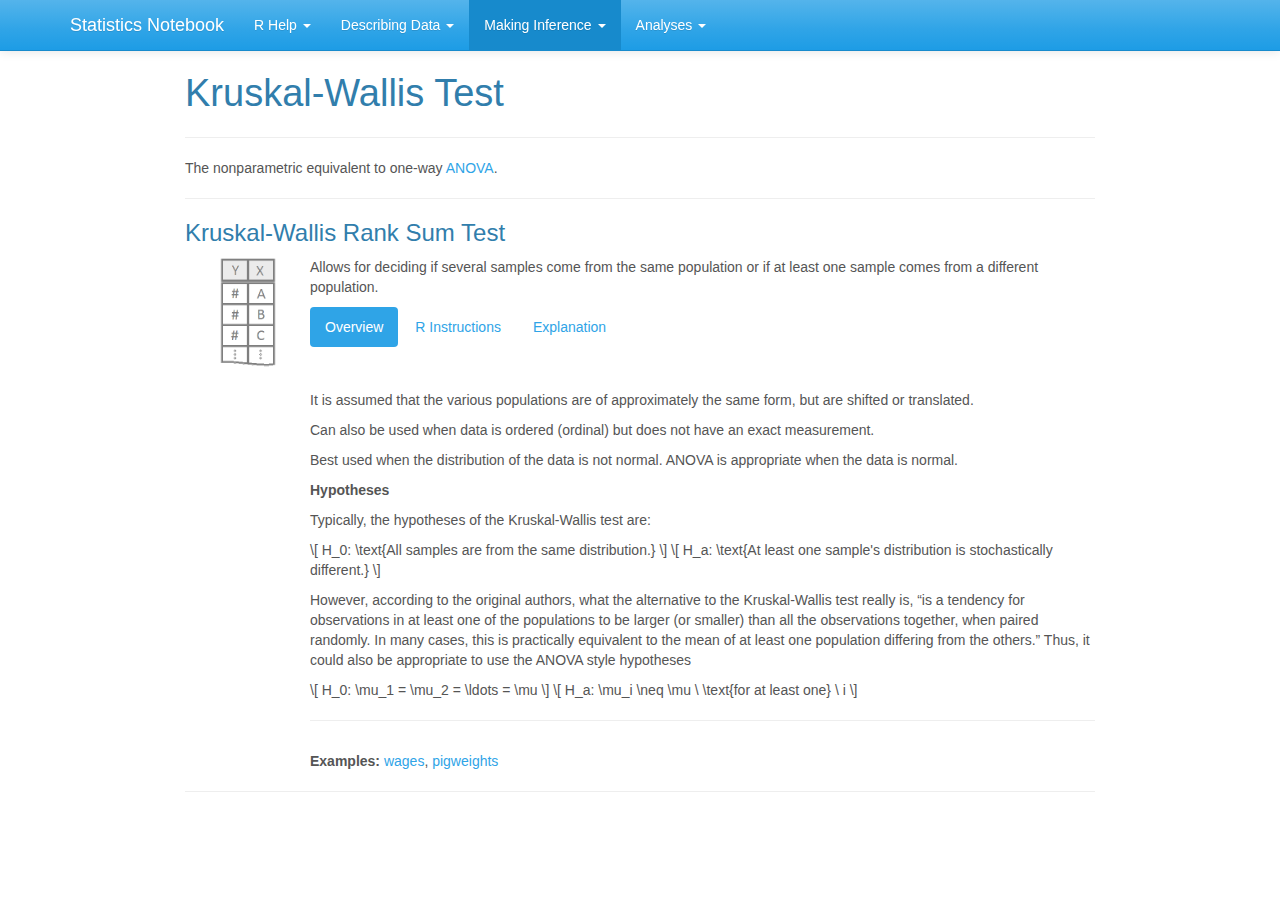
<file: MATH 325 Intermediate Statistics Projects/Statistics-Notebook-master/Statistics-Notebook-master/Kruskal.html>
<!DOCTYPE html>

<html>

<head>

<meta charset="utf-8" />
<meta name="generator" content="pandoc" />
<meta http-equiv="X-UA-Compatible" content="IE=EDGE" />




<title>Kruskal-Wallis Test</title>

<script src="site_libs/jquery-1.11.3/jquery.min.js"></script>
<meta name="viewport" content="width=device-width, initial-scale=1" />
<link href="site_libs/bootstrap-3.3.5/css/cerulean.min.css" rel="stylesheet" />
<script src="site_libs/bootstrap-3.3.5/js/bootstrap.min.js"></script>
<script src="site_libs/bootstrap-3.3.5/shim/html5shiv.min.js"></script>
<script src="site_libs/bootstrap-3.3.5/shim/respond.min.js"></script>
<script src="site_libs/navigation-1.1/tabsets.js"></script>
<script src="site_libs/accessible-code-block-0.0.1/empty-anchor.js"></script>




<style type="text/css">
h1 {
  font-size: 34px;
}
h1.title {
  font-size: 38px;
}
h2 {
  font-size: 30px;
}
h3 {
  font-size: 24px;
}
h4 {
  font-size: 18px;
}
h5 {
  font-size: 16px;
}
h6 {
  font-size: 12px;
}
.table th:not([align]) {
  text-align: left;
}
</style>

<link rel="stylesheet" href="styles.css" type="text/css" />



<style type = "text/css">
.main-container {
  max-width: 940px;
  margin-left: auto;
  margin-right: auto;
}
code {
  color: inherit;
  background-color: rgba(0, 0, 0, 0.04);
}
img {
  max-width:100%;
}
.tabbed-pane {
  padding-top: 12px;
}
.html-widget {
  margin-bottom: 20px;
}
button.code-folding-btn:focus {
  outline: none;
}
summary {
  display: list-item;
}
</style>


<style type="text/css">
/* padding for bootstrap navbar */
body {
  padding-top: 51px;
  padding-bottom: 40px;
}
/* offset scroll position for anchor links (for fixed navbar)  */
.section h1 {
  padding-top: 56px;
  margin-top: -56px;
}
.section h2 {
  padding-top: 56px;
  margin-top: -56px;
}
.section h3 {
  padding-top: 56px;
  margin-top: -56px;
}
.section h4 {
  padding-top: 56px;
  margin-top: -56px;
}
.section h5 {
  padding-top: 56px;
  margin-top: -56px;
}
.section h6 {
  padding-top: 56px;
  margin-top: -56px;
}
.dropdown-submenu {
  position: relative;
}
.dropdown-submenu>.dropdown-menu {
  top: 0;
  left: 100%;
  margin-top: -6px;
  margin-left: -1px;
  border-radius: 0 6px 6px 6px;
}
.dropdown-submenu:hover>.dropdown-menu {
  display: block;
}
.dropdown-submenu>a:after {
  display: block;
  content: " ";
  float: right;
  width: 0;
  height: 0;
  border-color: transparent;
  border-style: solid;
  border-width: 5px 0 5px 5px;
  border-left-color: #cccccc;
  margin-top: 5px;
  margin-right: -10px;
}
.dropdown-submenu:hover>a:after {
  border-left-color: #ffffff;
}
.dropdown-submenu.pull-left {
  float: none;
}
.dropdown-submenu.pull-left>.dropdown-menu {
  left: -100%;
  margin-left: 10px;
  border-radius: 6px 0 6px 6px;
}
</style>

<script>
// manage active state of menu based on current page
$(document).ready(function () {
  // active menu anchor
  href = window.location.pathname
  href = href.substr(href.lastIndexOf('/') + 1)
  if (href === "")
    href = "index.html";
  var menuAnchor = $('a[href="' + href + '"]');

  // mark it active
  menuAnchor.parent().addClass('active');

  // if it's got a parent navbar menu mark it active as well
  menuAnchor.closest('li.dropdown').addClass('active');
});
</script>

<!-- tabsets -->

<style type="text/css">
.tabset-dropdown > .nav-tabs {
  display: inline-table;
  max-height: 500px;
  min-height: 44px;
  overflow-y: auto;
  background: white;
  border: 1px solid #ddd;
  border-radius: 4px;
}

.tabset-dropdown > .nav-tabs > li.active:before {
  content: "";
  font-family: 'Glyphicons Halflings';
  display: inline-block;
  padding: 10px;
  border-right: 1px solid #ddd;
}

.tabset-dropdown > .nav-tabs.nav-tabs-open > li.active:before {
  content: "&#xe258;";
  border: none;
}

.tabset-dropdown > .nav-tabs.nav-tabs-open:before {
  content: "";
  font-family: 'Glyphicons Halflings';
  display: inline-block;
  padding: 10px;
  border-right: 1px solid #ddd;
}

.tabset-dropdown > .nav-tabs > li.active {
  display: block;
}

.tabset-dropdown > .nav-tabs > li > a,
.tabset-dropdown > .nav-tabs > li > a:focus,
.tabset-dropdown > .nav-tabs > li > a:hover {
  border: none;
  display: inline-block;
  border-radius: 4px;
  background-color: transparent;
}

.tabset-dropdown > .nav-tabs.nav-tabs-open > li {
  display: block;
  float: none;
}

.tabset-dropdown > .nav-tabs > li {
  display: none;
}
</style>

<!-- code folding -->




</head>

<body>


<div class="container-fluid main-container">




<div class="navbar navbar-default  navbar-fixed-top" role="navigation">
  <div class="container">
    <div class="navbar-header">
      <button type="button" class="navbar-toggle collapsed" data-toggle="collapse" data-target="#navbar">
        <span class="icon-bar"></span>
        <span class="icon-bar"></span>
        <span class="icon-bar"></span>
      </button>
      <a class="navbar-brand" href="index.html">Statistics Notebook</a>
    </div>
    <div id="navbar" class="navbar-collapse collapse">
      <ul class="nav navbar-nav">
        <li class="dropdown">
  <a href="#" class="dropdown-toggle" data-toggle="dropdown" role="button" aria-expanded="false">
    R Help
     
    <span class="caret"></span>
  </a>
  <ul class="dropdown-menu" role="menu">
    <li>
      <a href="RCommands.html">R Commands</a>
    </li>
    <li>
      <a href="RMarkdownHints.html">R Markdown Hints</a>
    </li>
    <li>
      <a href="RCheatSheetsAndNotes.html">R Cheatsheets &amp; Notes</a>
    </li>
    <li>
      <a href="DataSources.html">Data Sources</a>
    </li>
  </ul>
</li>
<li class="dropdown">
  <a href="#" class="dropdown-toggle" data-toggle="dropdown" role="button" aria-expanded="false">
    Describing Data
     
    <span class="caret"></span>
  </a>
  <ul class="dropdown-menu" role="menu">
    <li>
      <a href="GraphicalSummaries.html">Graphical Summaries</a>
    </li>
    <li>
      <a href="NumericalSummaries.html">Numerical Summaries</a>
    </li>
  </ul>
</li>
<li class="dropdown">
  <a href="#" class="dropdown-toggle" data-toggle="dropdown" role="button" aria-expanded="false">
    Making Inference
     
    <span class="caret"></span>
  </a>
  <ul class="dropdown-menu" role="menu">
    <li>
      <a href="MakingInference.html">Making Inference</a>
    </li>
    <li>
      <a href="tTests.html">t Tests</a>
    </li>
    <li>
      <a href="WilcoxonTests.html">Wilcoxon Tests</a>
    </li>
    <li>
      <a href="ANOVA.html">ANOVA</a>
    </li>
    <li>
      <a href="Kruskal.html">Kruskal-Wallis</a>
    </li>
    <li>
      <a href="LinearRegression.html">Linear Regression</a>
    </li>
    <li>
      <a href="LogisticRegression.html">Logistic Regression</a>
    </li>
    <li>
      <a href="ChiSquaredTests.html">Chi Squared Tests</a>
    </li>
    <li>
      <a href="PermutationTests.html">Randomization Testing</a>
    </li>
  </ul>
</li>
<li class="dropdown">
  <a href="#" class="dropdown-toggle" data-toggle="dropdown" role="button" aria-expanded="false">
    Analyses
     
    <span class="caret"></span>
  </a>
  <ul class="dropdown-menu" role="menu">
    <li>
      <a href="./Analyses/AnalysisRubric.html">Analysis Rubric</a>
    </li>
    <li>
      <a href="./Analyses/StudentHousing.html">Good Example Analysis</a>
    </li>
    <li>
      <a href="./Analyses/StudentHousingPOOR.html">Poor Example Analysis</a>
    </li>
    <li>
      <a href="./Analyses/Rent.html">Rent</a>
    </li>
    <li>
      <a href="./Analyses/Stephanie.html">Stephanie</a>
    </li>
    <li>
      <a href="./Analyses/t Tests/HighSchoolSeniors.html">High School Seniors</a>
    </li>
    <li>
      <a href="./Analyses/Wilcoxon Tests/RecallingWords.html">Recalling Words</a>
    </li>
    <li>
      <a href="./Analyses/ANOVA/DayCare.html">Day Care</a>
    </li>
    <li>
      <a href="./Analyses/Kruskal-Wallis/Food.html">Food</a>
    </li>
    <li>
      <a href="./Analyses/Linear Regression/MySimpleLinearRegression.html">My Simple Linear Regression</a>
    </li>
    <li>
      <a href="./Analyses/Linear Regression/CarPrices.html">Car Prices</a>
    </li>
    <li>
      <a href="./Analyses/Logistic Regression/MyLogisticRegression.html">My Logistic Regression</a>
    </li>
    <li>
      <a href="./Analyses/Chi Squared Tests/MyChiSquaredTest.html">My Chi-sqaured Test</a>
    </li>
  </ul>
</li>
      </ul>
      <ul class="nav navbar-nav navbar-right">
        
      </ul>
    </div><!--/.nav-collapse -->
  </div><!--/.container -->
</div><!--/.navbar -->

<div class="fluid-row" id="header">



<h1 class="title toc-ignore">Kruskal-Wallis Test</h1>

</div>


<script type="text/javascript">
 function showhide(id) {
    var e = document.getElementById(id);
    e.style.display = (e.style.display == 'block') ? 'none' : 'block';
 }
</script>
<hr />
<p>The nonparametric equivalent to one-way <a href="ANOVA.html">ANOVA</a>.</p>
<hr />
<div id="kruskal-wallis-rank-sum-test" class="section level3 tabset tabset-fade tabset-pills">
<h3>Kruskal-Wallis Rank Sum Test</h3>
<div style="float:left;width:125px;" align="center">
<p><img src="Images/QuantYQualXg3plus.png" width=58px;></p>
</div>
<p>Allows for deciding if several samples come from the same population or if at least one sample comes from a different population.</p>
<div id="overview" class="section level4">
<h4>Overview</h4>
<div style="padding-left:125px;">
<p>It is assumed that the various populations are of approximately the same form, but are shifted or translated.</p>
<p>Can also be used when data is ordered (ordinal) but does not have an exact measurement.</p>
<p>Best used when the distribution of the data is not normal. ANOVA is appropriate when the data is normal.</p>
<p><strong>Hypotheses</strong></p>
<p>Typically, the hypotheses of the Kruskal-Wallis test are:</p>
<p><span class="math display">\[
  H_0: \text{All samples are from the same distribution.}
\]</span> <span class="math display">\[
  H_a: \text{At least one sample&#39;s distribution is stochastically different.}
\]</span></p>
<p>However, according to the original authors, what the alternative to the Kruskal-Wallis test really is, “is a tendency for observations in at least one of the populations to be larger (or smaller) than all the observations together, when paired randomly. In many cases, this is practically equivalent to the mean of at least one population differing from the others.” Thus, it could also be appropriate to use the ANOVA style hypotheses</p>
<p><span class="math display">\[
  H_0: \mu_1 = \mu_2 = \ldots = \mu
\]</span> <span class="math display">\[
  H_a: \mu_i \neq \mu \ \text{for at least one} \ i
\]</span></p>
<hr />
</div>
</div>
<div id="r-instructions" class="section level4">
<h4>R Instructions</h4>
<div style="padding-left:125px;">
<p><strong>Console</strong> Help Command: <code>?kruskal.test()</code></p>
<div style="padding-left:15px;">
<p><code>kruskal.test(x ~ g, data=YourDataSet)</code></p>
<ul>
<li><code>x</code> is a numeric vector of data values that represents the quantatitive response variable.</li>
<li><code>g</code> is a qualitative grouping variable defining which groups each value in <code>x</code> belongs to. It must either be a character vector or a factor vector.</li>
<li><code>YourDataSet</code> is the name of your data set.</li>
</ul>
<p><strong>Example Code</strong></p>
<p>Hover your mouse over the example codes to learn more.</p>
<a href="javascript:showhide('kruskal')">
<div class="hoverchunk">
<p><span class="tooltipr"> kruskal.test( <span class="tooltiprtext">The function that performs a Kruskal-Wallis rank sum test.</span> </span><span class="tooltipr"> weight <span class="tooltiprtext">‘weight’ is a numeric variable from the chickwts dataset that represents the quantatitive response variable.</span> </span><span class="tooltipr">  ~  <span class="tooltiprtext">‘~’ is the tilde symbol used to separate the left- and right-hand side in a model formula.</span> </span><span class="tooltipr"> feed, <span class="tooltiprtext"> ‘feed’ is a qualitative grouping variable in the chickwts dataset. </span> </span><span class="tooltipr">  data = chickwts) <span class="tooltiprtext"> ‘chickwts’ is a dataset in R.</span> </span><span class="tooltipr">     <br />
<span class="tooltiprtext">Press Enter to run the code if you have typed it in yourself. You can also click here to view the output.</span> </span><span class="tooltipr" style="float:right;font-size:.8em;">  Click to View Output  <span class="tooltiprtext">Click to View Output.</span> </span></p>
</div>
</a>
<div id="kruskal" style="display:none;">
<pre><code>## 
##  Kruskal-Wallis rank sum test
## 
## data:  weight by feed
## Kruskal-Wallis chi-squared = 37.343, df = 5, p-value = 5.113e-07</code></pre>
</div>
<p><br></p>
<p>Alternatively, you could use the following approach as well.</p>
<p><code>kruskal.test(list(x, y, z))</code></p>
<ul>
<li><code>x</code> is a numeric vector of data values that represents the quantatitive response variable for the first group.</li>
<li><code>y</code> is a numeric vector of data values that represents the quantatitive response variable for the second group.</li>
<li><code>z</code> is a numeric vector of data values that represents the quantatitive response variable for the third group.</li>
<li>Note that more than three vectors of data could be included inside of <code>list()</code>.</li>
</ul>
<p><strong>Example Code</strong></p>
<p>Hover your mouse over the example codes to learn more.</p>
<a href="javascript:showhide('kruskal2')">
<div class="hoverchunk">
<p><span class="tooltipr"> feed1 &lt;- filter(chickwts, feed == “horsebean”) <span class="tooltiprtext"> This splits out the first group of feed (horsebean) from the chickwts dataset. </span> </span><br><span class="tooltipr"> feed2 &lt;- filter(chickwts, feed == “linseed”) <span class="tooltiprtext"> This splits out the second group of feed (linseed) from the chickwts dataset. </span> </span><br><span class="tooltipr"> feed3 &lt;- filter(chickwts, feed == “soybean”) <span class="tooltiprtext"> This splits out the third group of feed (soybean) from the chickwts dataset. </span> </span><br><span class="tooltipr"> feed4 &lt;- filter(chickwts, feed == “sunflower”) <span class="tooltiprtext"> This splits out the fourth group of feed (sunflower) from the chickwts dataset. </span> </span><br><span class="tooltipr"> feed5 &lt;- filter(chickwts, feed == “meatmeal”) <span class="tooltiprtext"> This splits out the fifth group of feed (meatmeal) from the chickwts dataset. </span> </span><br><span class="tooltipr"> feed6 &lt;- filter(chickwts, feed == “casein”) <span class="tooltiprtext"> This splits out the sixth group of feed (casein) from the chickwts dataset. </span> </span><br><span class="tooltipr"> kruskal.test( <span class="tooltiprtext">The function that performs a Kruskal-Wallis rank sum test.</span> </span><span class="tooltipr"> list(feed1$weight,feed2$weight,feed3$weight,feed4$weight,feed5$weight,feed6$weight)) <span class="tooltiprtext">A list of numeric vecotrs that represent the quantitative response variable for each group.</span> </span> </span><span class="tooltipr" style="float:right;font-size:.8em;">  Click to View Output  <span class="tooltiprtext">Click to View Output. Load library(tidyverse) to run this code in R.</span> </span></p>
</div>
</a>
<div id="kruskal2" style="display:none;">
<pre><code>## 
##  Kruskal-Wallis rank sum test
## 
## data:  list(feed1$weight, feed2$weight, feed3$weight, feed4$weight, feed5$weight, feed6$weight)
## Kruskal-Wallis chi-squared = 37.343, df = 5, p-value = 5.113e-07</code></pre>
</div>
<hr />
</div>
</div>
<div id="explanation" class="section level4">
<h4>Explanation</h4>
<div style="padding-left:125px;">
<p>In many cases it is of interest to perform a hypothesis test about whether or not several samples come from the same population.</p>
<p>The Kruskal-Wallis Rank Sum Test allows for this by extending the idea behind the Wilcoxon Rank Sum Test to allow for more than two samples.</p>
<p>The following explanation of how the test works comes mainly from the original 1952 article, <a href="http://www.jstor.org/stable/2280779?seq=1#page_scan_tab_contents">Use of Ranks in One-Criterion Variance Analysis, 1952</a>, but is expanded here for increased clarity.</p>
<h4 id="calculating-the-test-statistic">Calculating the Test Statistic</h4>
<p>The following artificial data will be used to demonstrate how the Kruskal-Wallis Test statistic is calculated. (Taken from the original article.)</p>
<div style="color:#a8a8a8;">
<center>
<p><strong>Daily Bottle-Cap Production of Three Machines</strong></p>
<p>(Artificial data.)</p>
<table>
<thead>
<tr class="header">
<th>Standard</th>
<th>Modification1</th>
<th>Modification2</th>
</tr>
</thead>
<tbody>
<tr class="odd">
<td>340</td>
<td>339</td>
<td>347</td>
</tr>
<tr class="even">
<td>345</td>
<td>333</td>
<td>343</td>
</tr>
<tr class="odd">
<td>330</td>
<td>344</td>
<td>349</td>
</tr>
<tr class="even">
<td>342</td>
<td></td>
<td>355</td>
</tr>
<tr class="odd">
<td>338</td>
<td></td>
<td></td>
</tr>
</tbody>
</table>
</center>
</div>
<p><strong>Step 1</strong>: Obtain <span class="math inline">\(C\)</span> samples, each of size <span class="math inline">\(n_i\)</span>. Note that the notation <span class="math inline">\(n_i\)</span> allows for each sample to be a different size.</p>
<div style="padding-left:30px; color:#a8a8a8;">
<p>In the bottle-cap data, <span class="math inline">\(C=3\)</span> and <span class="math inline">\(n_1 = 5\)</span>, <span class="math inline">\(n_2 = 3\)</span>, and <span class="math inline">\(n_3 = 4\)</span>.</p>
</div>
<p><strong>Step 2</strong>: Order the <span class="math inline">\(N=n_1 + \cdots + n_C\)</span> values from all samples from smallest to largest. Rank the values from smallest to largest with the ranks <span class="math inline">\(1,\ldots,N\)</span>. Award any tied values the average of the ranks of those values that are tied.</p>
<div style="padding-left:30px; color:#a8a8a8;">
<p>In the bottle-cap data we have the following.</p>
<table>
<thead>
<tr class="header">
<th>Rank</th>
<th align="right">1</th>
<th align="right">2</th>
<th align="right">3</th>
<th align="right">4</th>
<th align="right">5</th>
<th align="right">6</th>
<th align="right">7</th>
<th align="right">8</th>
<th align="right">9</th>
<th align="right">10</th>
<th align="right">11</th>
<th align="right">12</th>
<th></th>
</tr>
</thead>
<tbody>
<tr class="odd">
<td>Value</td>
<td align="right">330</td>
<td align="right">333</td>
<td align="right">338</td>
<td align="right">339</td>
<td align="right">340</td>
<td align="right">342</td>
<td align="right">343</td>
<td align="right">344</td>
<td align="right">345</td>
<td align="right">347</td>
<td align="right">349</td>
<td align="right">355</td>
<td></td>
</tr>
<tr class="even">
<td>Machine</td>
<td align="right">S</td>
<td align="right">M1</td>
<td align="right">S</td>
<td align="right">M1</td>
<td align="right">S</td>
<td align="right">S</td>
<td align="right">M2</td>
<td align="right">M1</td>
<td align="right">S</td>
<td align="right">M2</td>
<td align="right">M2</td>
<td align="right">M2</td>
<td></td>
</tr>
</tbody>
</table>
</div>
<p><strong>Step 3</strong>: Sum the ranks for each sample. Denote the sum of the ranks for sample <span class="math inline">\(i\)</span> by <span class="math inline">\(R_i\)</span>.</p>
<div style="padding-left:30px; color:#a8a8a8;">
<p>In the bottle-cap data,</p>
<p><span class="math inline">\(R_1 = 1 + 3 + 5 + 6 + 9 = 24\)</span></p>
<p><span class="math inline">\(R_2 = 2 + 4 + 8 = 14\)</span></p>
<p><span class="math inline">\(R_3 = 7 + 10 + 11 + 12 = 40\)</span></p>
</div>
<p><strong>Step 4</strong>: Compute the mean rank for each sample, <span class="math inline">\(\bar{R_i} = \frac{R_i}{n_i}\)</span>.</p>
<div style="padding-left:30px; color:#a8a8a8;">
<p>In the bottle-cap data,</p>
<p><span class="math inline">\(\bar{R}_1 = \frac{R_1}{n_1} = \frac{24}{5} = 4.8\)</span></p>
<p><span class="math inline">\(\bar{R}_2 = \frac{R_2}{n_2} = \frac{14}{3} = 4.667\)</span></p>
<p><span class="math inline">\(\bar{R}_3 = \frac{R_3}{n_3} = \frac{40}{4} = 10.0\)</span></p>
</div>
<p><strong>Step 5</strong>: If there are no ties, calculate the test statistic <span class="math inline">\(H\)</span> by the formula <span class="math display">\[
  H = \frac{N-1}{N}\sum_{i=1}^C \frac{n_i[\bar{R}_i-\frac{1}{2}(N+1)]^2}{\frac{1}{12}(N^2-1)}
\]</span></p>
<p>See the original article for the formula to use when there are ties present in the data.</p>
<div style="padding-left:30px; color:#a8a8a8;">
<p>In the bottle-cap data, <span class="math inline">\(H = 5.656\)</span>.</p>
</div>
<p>To understand the logic behind the test statistic <span class="math inline">\(H\)</span>, note that the null hypothesis assumes that each of the <span class="math inline">\(C\)</span> samples are taken from the same population. Under this assumption, the ranks assigned to each sample should represent a uniform sample of the ranks <span class="math inline">\(1,\ldots,N\)</span>. If the null hypothesis were true, we would expect the average of the ranks from each group, the <span class="math inline">\(\bar{R}_i\)</span>, to be roughly about the same. More precisely, using the properties of the <em>discrete uniform distribution</em> (<a href="https://en.wikipedia.org/wiki/Uniform_distribution_(discrete)">see wikipedia</a>), we expect each <span class="math inline">\(\bar{R}_i\)</span> to be close to <span class="math inline">\(\frac{1}{2}(N+1)\)</span>, which is the mean of the discrete uniform distribution. That <span class="math inline">\(\bar{R}_i\)</span> should be close to this value comes from the fact that the mean of a distribution of means is equal to the population mean. Further, the variance of <span class="math inline">\(\bar{R}_i\)</span> is given by the population variance, <span class="math inline">\(\frac{1}{12}(N^2-1)\)</span> in this case, divided by the sample size <span class="math inline">\(n_i\)</span>. Finally, the <span class="math inline">\(\frac{N-1}{N}\)</span> is a correction factor that will not be explained here. The full article explains the details about how a multivariate normal distribution is used to uncover the formula for <span class="math inline">\(H\)</span>. Thus, understanding <span class="math inline">\(H\)</span> completely will require an advanced degree in statistical theory. However, the short story is that the distribution of the test statistic <span class="math inline">\(H\)</span> is approximately a chi squared distribution with <span class="math inline">\(C-1\)</span> degrees of freedom and has the form of a sum of values consisting of the (observed mean - expected mean)^2/(variance of the observed mean).</p>
<p><strong>Step 6</strong>: Calculate the p-value of <span class="math inline">\(H\)</span> using a <a href="MakingInference.html#chisquared">chi squared distribution</a> with <span class="math inline">\(C-1\)</span> degrees of freedom. <span class="math display">\[
  H = \frac{N-1}{N}\sum_{i=1}^C \frac{n_i[\bar{R}_i-\frac{1}{2}(N+1)]^2}{\frac{1}{12}(N^2-1)}
\]</span></p>
<div style="padding-left:30px; color:#a8a8a8;">
<p>In the bottle-cap data, <span class="math inline">\(p = 0.059\)</span>, which represents the probability of <span class="math inline">\(H\)</span> being as extreme or more extreme than the observed value of 5.656, assuming the null hypothesis is true.</p>
</div>
<hr />
</div>
</div>
</div>
<div id="section" class="section level3">
<h3></h3>
<div style="padding-left:125px;">
<p><strong>Examples:</strong> <a href="./Analyses/Kruskal-Wallis%20Test/Examples/wagesKruskal.html">wages</a>, <a href="./Analyses/Kruskal-Wallis%20Test/Examples/pigweightsKruskal.html">pigweights</a></p>
</div>
<hr />
<footer>
</footer>
</div>




</div>

<script>

// add bootstrap table styles to pandoc tables
function bootstrapStylePandocTables() {
  $('tr.header').parent('thead').parent('table').addClass('table table-condensed');
}
$(document).ready(function () {
  bootstrapStylePandocTables();
});


</script>

<!-- tabsets -->

<script>
$(document).ready(function () {
  window.buildTabsets("TOC");
});

$(document).ready(function () {
  $('.tabset-dropdown > .nav-tabs > li').click(function () {
    $(this).parent().toggleClass('nav-tabs-open')
  });
});
</script>

<!-- code folding -->


<!-- dynamically load mathjax for compatibility with self-contained -->
<script>
  (function () {
    var script = document.createElement("script");
    script.type = "text/javascript";
    script.src  = "https://mathjax.rstudio.com/latest/MathJax.js?config=TeX-AMS-MML_HTMLorMML";
    document.getElementsByTagName("head")[0].appendChild(script);
  })();
</script>

</body>
</html>
</file>
<file: docs/styles/style.css>
@import url(https://fonts.googleapis.com/css?family=Open+Sans:400;800|Poppins:900);

html {
  padding-top: 1%;
  font-family: "Helvetica Neue", Helvetica, Arial, sans-serif;
  color: #f8fafc;
  background-color: #0f172a;
}
body {
  display: flex;
  flex-direction: column;
  align-items: center;
}

.welcome {
  text-decoration-line: underline;
  margin-bottom: 2%;
}
/* statistics project section */
.first-header {
  width: 45%;
  font-family: "Helvetica Neue", Helvetica, Arial, sans-serif;
  margin: 0;
  line-height: 1;
  
  font-weight: 900;
  
  background: linear-gradient(to right, #f8fafc, #f1f5f9);
  background-clip: text;
  -webkit-background-clip: text;
  color: rgba(0,0,0,.2);
  margin-bottom: 1%;
  padding-bottom: 1%;
}
a {
  font-weight: 800;
  color: #0ea5e9;
  text-decoration: none;

  &:hover {
  text-decoration: underline;
  }
}
.container {
  display: grid;
  grid-template-columns: 50% 50%;
  column-gap: 4%;
  row-gap: 2%;
}

.button-1-class, .button-2-class, .button-3-class, .button-4-class,
.button-5-class, .button-6-class, .button-7-class, .button-8-class,
.button-9-class {
  display: block;
  box-sizing: border-box;
  padding: 5% 17%;
  border-radius: 2000px;
  padding-bottom: 8%;

  position: relative;
  overflow: hidden;
  
  color: #0ea5e9(0, 204, 245);
  
  background: none;

  border: 2px solid currentColor;

  & span {
    font-weight: 900;
    mix-blend-mode: difference;
  }

  &:before,
  &:after {
    content: "";
    z-index: -1;
    width: 100%;
    height: 100%;

    position: absolute;
    top: 0;
    background: white;
    transition: transform 0.4s;
    will-change: transform;
  }
  &:before {
    left: -100%;
  }
  &:after {
    left: 100%;
  }
  &:hover:before {
    transform: translateX(100%);
  }
  &:hover:after {
    transform: translateX(-100%);
  }
}
</file>
<file: MATH 325 Intermediate Statistics Projects/Statistics-Notebook-master/Statistics-Notebook-master/styles.css>
.hoverchunk {
    border: 1px solid #cccccc;
    background-color: #f8f8f8;
    border-radius: 3px;
    padding-left: 8px;
    padding-top: 10px;
    padding-bottom: 5px;
    padding-right: 8px;
    font-family: Monospace, sans-serif;
    margin-top: .5em;
}

.hoverchunk:hover {
    border: 1px solid #cccccc;
    background-color: #c8c8c8;
    border-radius: 3px;
    padding-left: 8px;
    padding-top: 10px;
    padding-bottom: 5px;
    padding-right: 8px;
    font-family: Monospace, sans-serif;
    margin-top: .5em;
}

.tooltipr {
    position: relative;
    display: inline-block;
}

.tooltipr .tooltiprtext {
    display: none;
    width: 200px;
    background-color: gray;
    color: #fff;
    text-align: center;
    border-radius: 6px;
    padding: 5px 0;

    /* Position the tooltip */
    position: absolute;
    z-index: 1;
    top: 100%;
    left: 50%;
    margin-left: -170px;
}

.tooltipr:hover .tooltiprtext {
    display: block;
}

.tooltipr:hover {
    background-color: #f8f8f8;
    border-radius: 6px;
}





.tooltipr .tooltipRtext {
    display: none;
    width: 200px;
    background-color: gray;
    color: #fff;
    text-align: center;
    border-radius: 6px;
    padding: 5px 0;

    /* Position the tooltip */
    position: absolute;
    z-index: 1;
    top: 100%;
    left: 50%;
    margin-left: 0px;
}

.tooltipr:hover .tooltipRtext {
    display: block;
}



.tooltiprout {
    position: relative;
    display: inline-block;
}

.tooltiprout .tooltiprouttext {
    display: none;
    width: 200px;
    background-color: darkgray;
    color: #fff;
    text-align: center;
    border-radius: 6px;
    padding: 5px 0;

    /* Position the tooltip */
    position: absolute;
    z-index: 1;
    top: 100%;
    left: 50%;
    margin-left: 0px;
}

.tooltiprout:hover .tooltiprouttext {
    display: block;
}

.tooltiprout:hover {
    background-color: #888888;
    color: #f3f3f3;
    border-radius: 2px;
    padding-left: 3px;
    padding-right: 3px;
}

/* Style the tab */
.tab {
    overflow: hidden;
    border: 1px solid #ccc;
    background-color: #f1f1f1;
}

/* Style the buttons inside the tab */
.tab button {
    background-color: inherit;
    float: left;
    border: none;
    outline: none;
    cursor: pointer;
    padding: 14px 16px;
    transition: 0.3s;
    font-size: 17px;
}

/* Change background color of buttons on hover */
.tab button:hover {
    background-color: #ddd;
}

/* Create an active/current tablink class */
.tab button.active {
    background-color: #ccc;
}

/* Style the tab content */
.tabcontent {
    display: none;
    padding: 6px 12px;
    border: 1px solid #ccc;
    border-top: none;
}


.expand-caption {
   font-size: .8em;
   color: darkgray;
   padding-left: 60px;
}


/* This text is in Monaco */
.rconsole { 
	font-family: monaco,Consolas,Lucida Console,monospace; 
	font-size: .7em;
}



.fancytable {
  width: 100%;
}

.fancytable th {
  border-bottom:1px solid #ddd;
  padding: 12px;
}

.fancytable td {
  padding:12px;
  vertical-align: top;
}






.tooltiprbold {
    position: relative;
    display: inline-block;
}

.tooltiprbold .tooltiprtext {
    display: none;
    width: 200px;
    background-color: gray;
    color: #fff;
    text-align: center;
    border-radius: 6px;
    padding: 5px 0;

    /* Position the tooltip */
    position: absolute;
    z-index: 1;
    top: 100%;
    left: 50%;
    margin-left: -170px;
}

.tooltiprbold:hover .tooltiprtext {
    display: block;
}

.tooltiprbold:hover {
    background-color: #585858;
    color: #f2f2f2;
    border-radius: 6px;
}





.tooltiprbold .tooltipRtext {
    display: none;
    width: 200px;
    background-color: gray;
    color: #fff;
    text-align: center;
    border-radius: 6px;
    padding: 5px 0;

    /* Position the tooltip */
    position: absolute;
    z-index: 1;
    top: 100%;
    left: 50%;
    margin-left: 0px;
}

.tooltiprbold:hover .tooltipRtext {
    display: block;
}





.note {
  padding-left: 20px;
  color: gray;
  size: .8em;
}






.tooltipimage {
    position: relative;
    display: inline-block;
}

.tooltipimage .tooltipimagetext {
    display: none;
    width: 200px;
    background-color: gray;
    color: #fff;
    text-align: center;
    border-radius: 6px;
    padding: 5px 0;

    /* Position the tooltip */
    position: absolute;
    z-index: 1;
    top: 100%;
    left: 50%;
    margin-left: 1px;
}

.tooltipimage:hover .tooltipimagetext {
    display: block;
}

.tooltipimage:hover {
    background: radial-gradient(circle at 50% 30%, #f1f2f3, #ffffff);
    border-radius: 6px;
}





.myhover {
  border: 1px solid #ddd;
  border-radius: 4px;
  padding: 5px;
  width: 125px;
  height: 105px;
}

.myhover:hover {
  box-shadow: 0 0 2px 1px rgba(0, 140, 186, 0.5);
}





.gallerygraphs {
  border: 1px solid #ddd;
  border-radius: 4px;
  padding: 5px;
  width: 200px;
  height: 150px;
}

.gallerygraphs:hover {
  box-shadow: 0 0 2px 1px rgba(0, 140, 186, 0.5);
}







.tooltipgallery {
    position: relative;
    display: inline-block;
}

.tooltipgallery .tooltipgallerytext {
    display: none;
    width: 700px;
    background-color: gray;
    color: #fff;
    text-align: left;
    border-radius: 6px;
    padding: 2px 10px 15px 10px;

    /* Position the tooltip */
    position: absolute;
    z-index: 1;
    top: 50%;
    left: 20%;
    margin-left: 0px;
}

.tooltipgallery:hover .tooltipgallerytext {
    display: block;
}

.tooltipgallery:hover {
    background-color: #f8f8f8;
    border-radius: 6px;
}
</file>
<file: MATH 325 Intermediate Statistics Projects/Statistics-Notebook-master/Statistics-Notebook-master/site_libs/crosstalk-1.1.0.1/css/crosstalk.css>
/* Adjust margins outwards, so column contents line up with the edges of the
   parent of container-fluid. */
.container-fluid.crosstalk-bscols {
  margin-left: -30px;
  margin-right: -30px;
  white-space: normal;
}

/* But don't adjust the margins outwards if we're directly under the body,
   i.e. we were the top-level of something at the console. */
body > .container-fluid.crosstalk-bscols {
  margin-left: auto;
  margin-right: auto;
}

.crosstalk-input-checkboxgroup .crosstalk-options-group .crosstalk-options-column {
  display: inline-block;
  padding-right: 12px;
  vertical-align: top;
}

@media only screen and (max-width:480px) {
  .crosstalk-input-checkboxgroup .crosstalk-options-group .crosstalk-options-column {
    display: block;
    padding-right: inherit;
  }
}
</file>
<file: MATH 325 Intermediate Statistics Projects/Statistics-Notebook-master/Statistics-Notebook-master/site_libs/plotly-htmlwidgets-css-1.52.2/plotly-htmlwidgets.css>
/*
just here so that plotly works
correctly with ioslides.
see https://github.com/ropensci/plotly/issues/463
*/

slide:not(.current) .plotly.html-widget{
  display: none;
}
</file>
